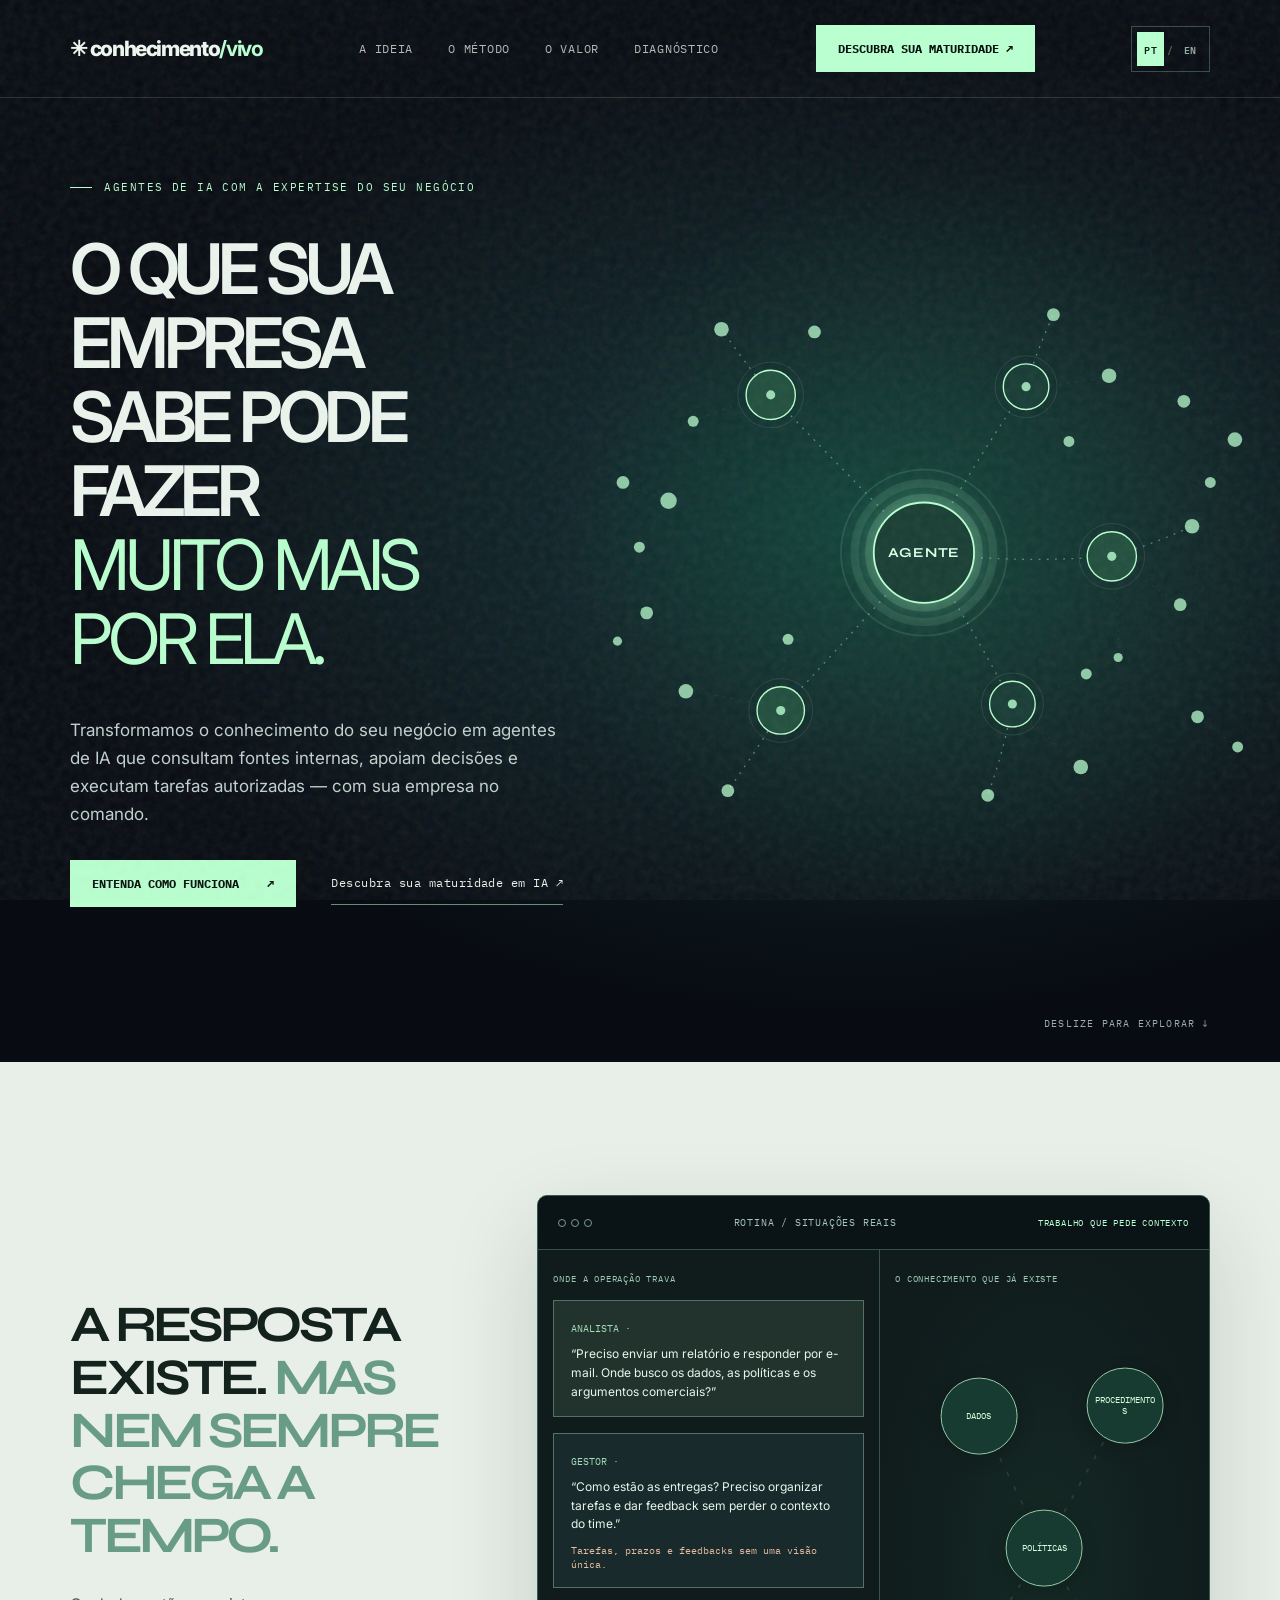
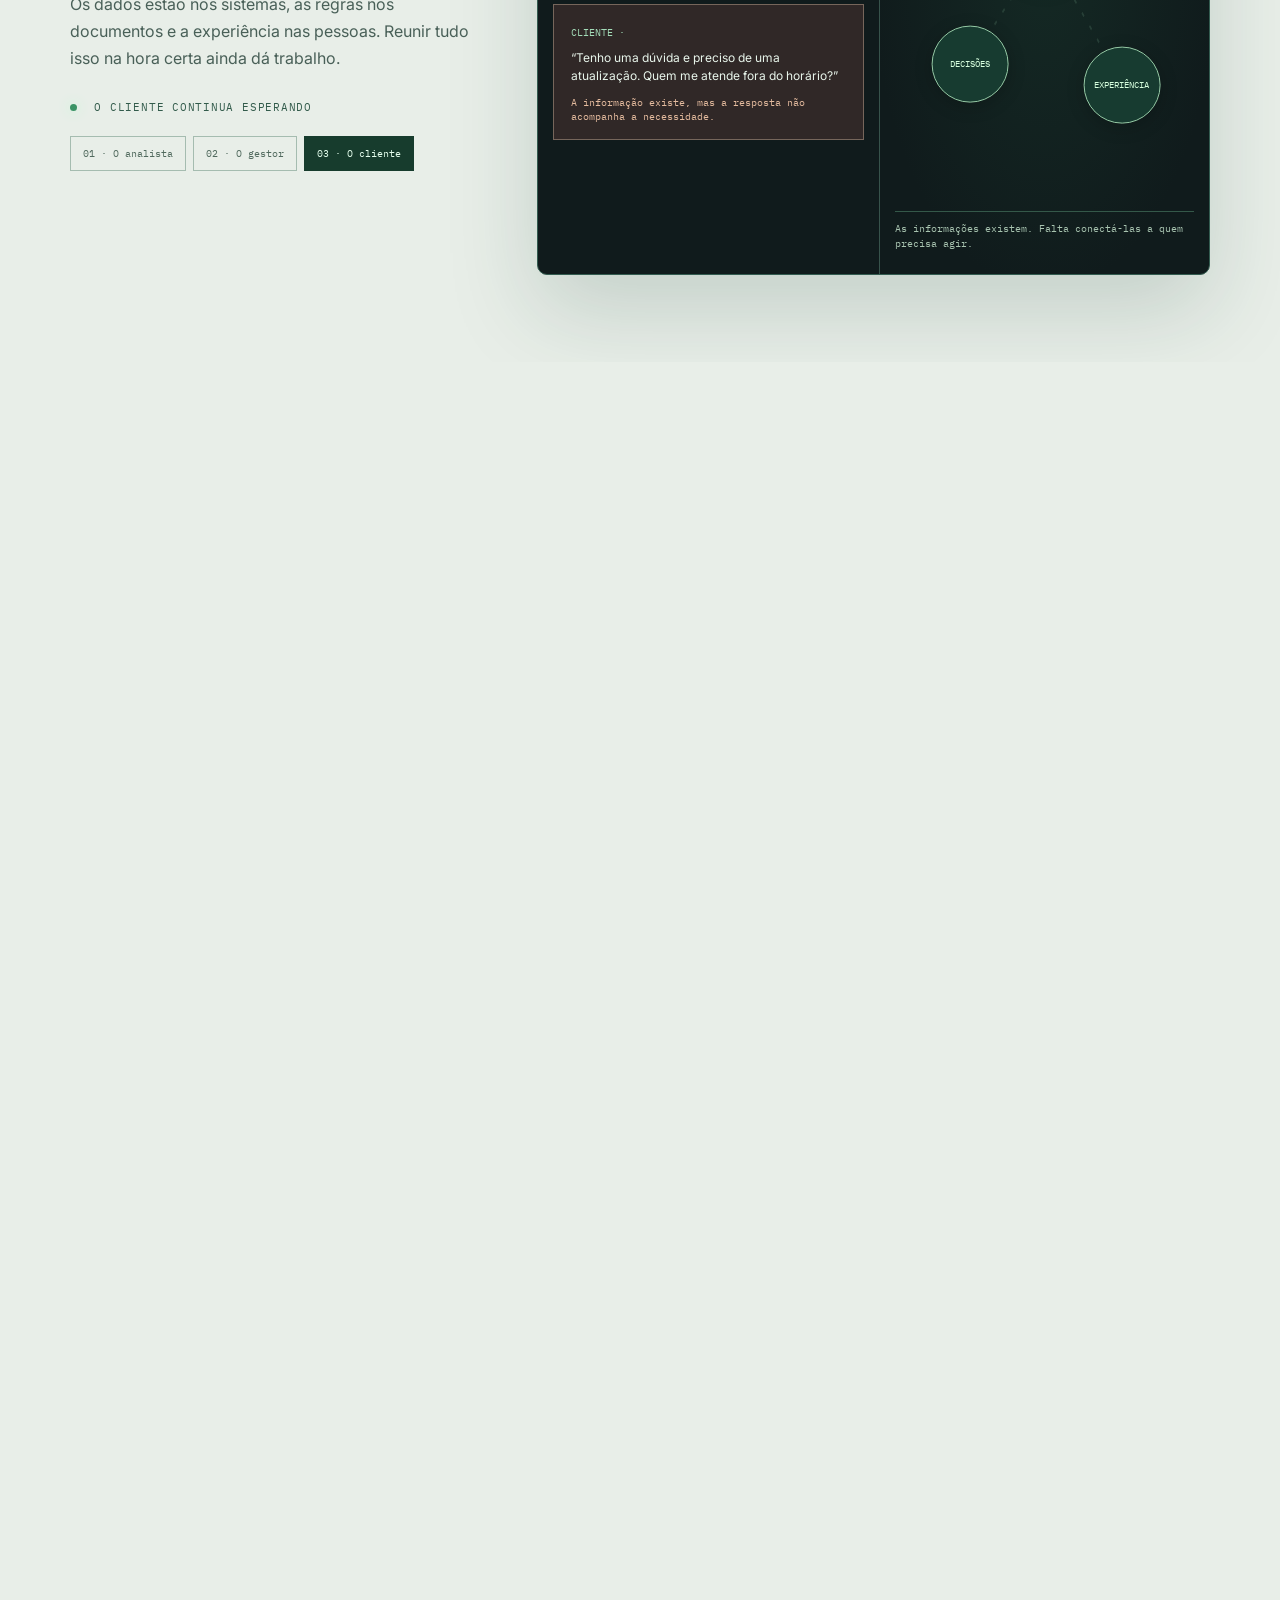
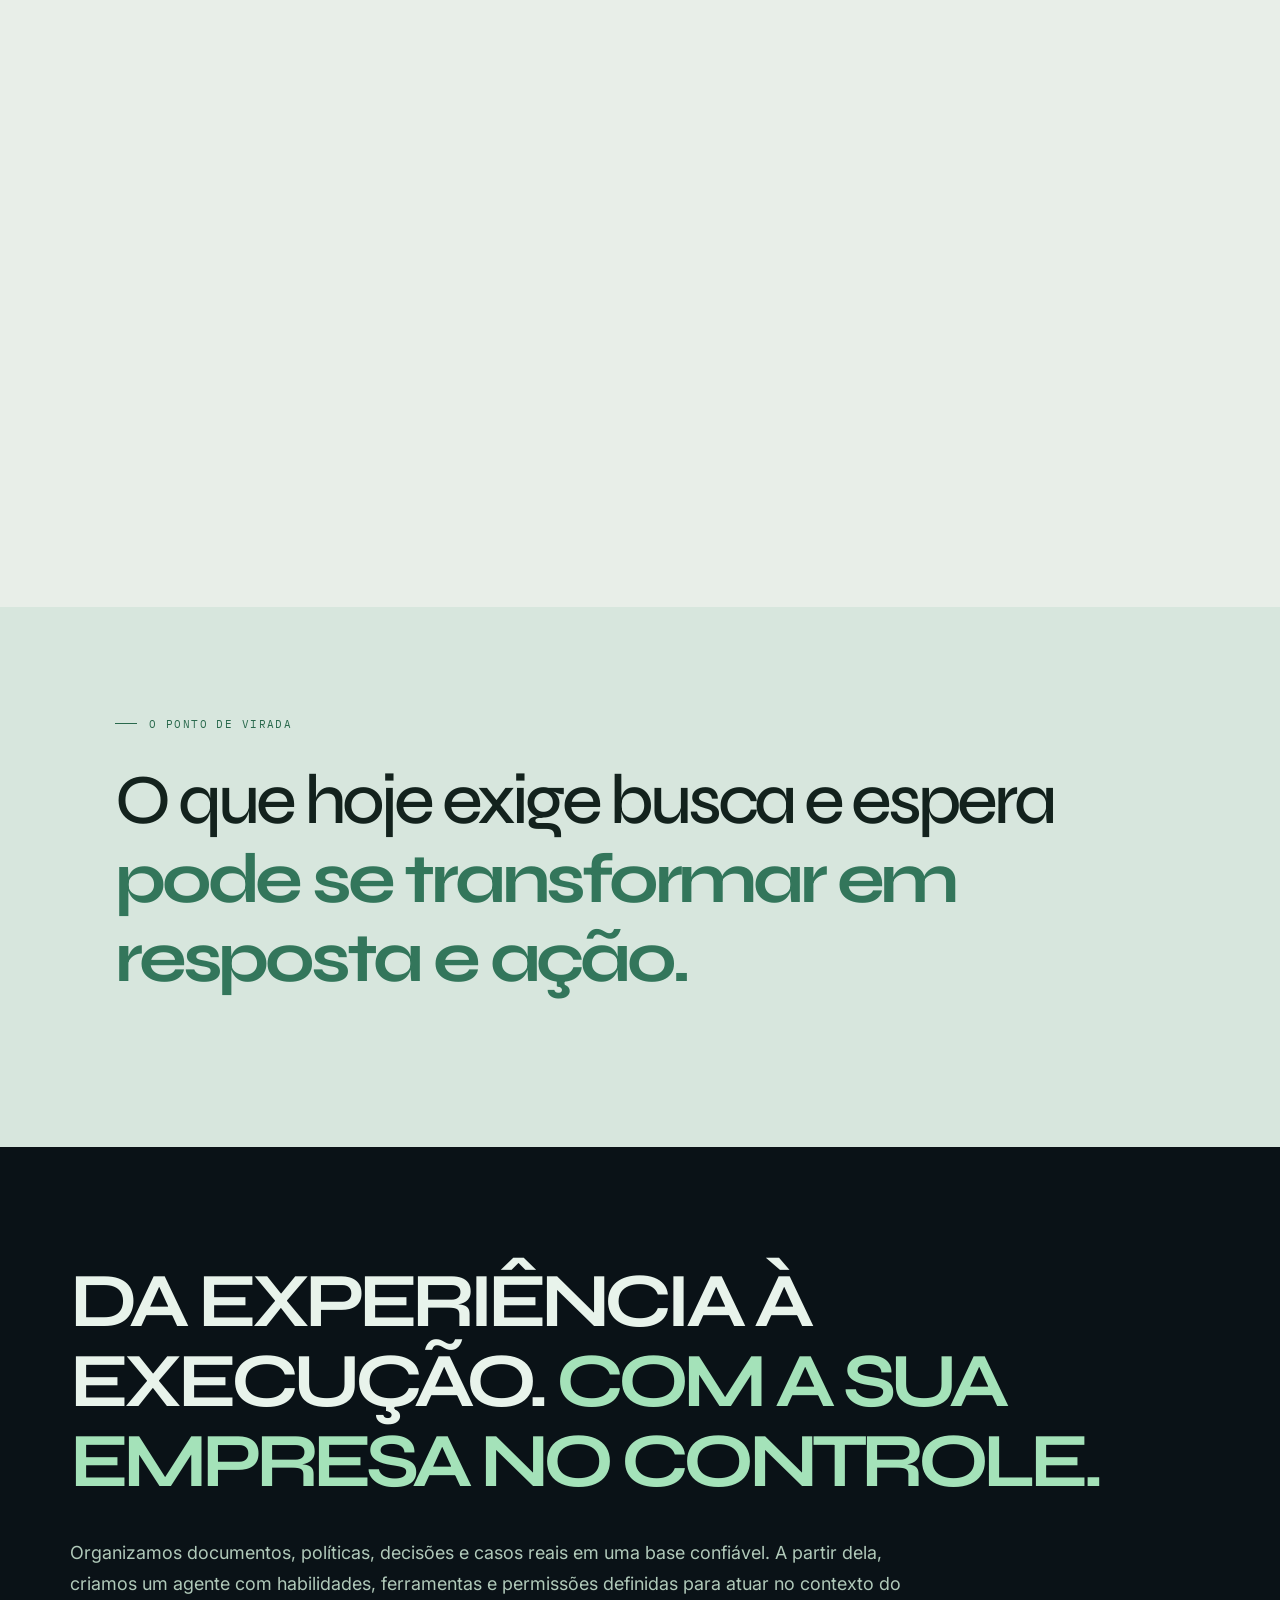
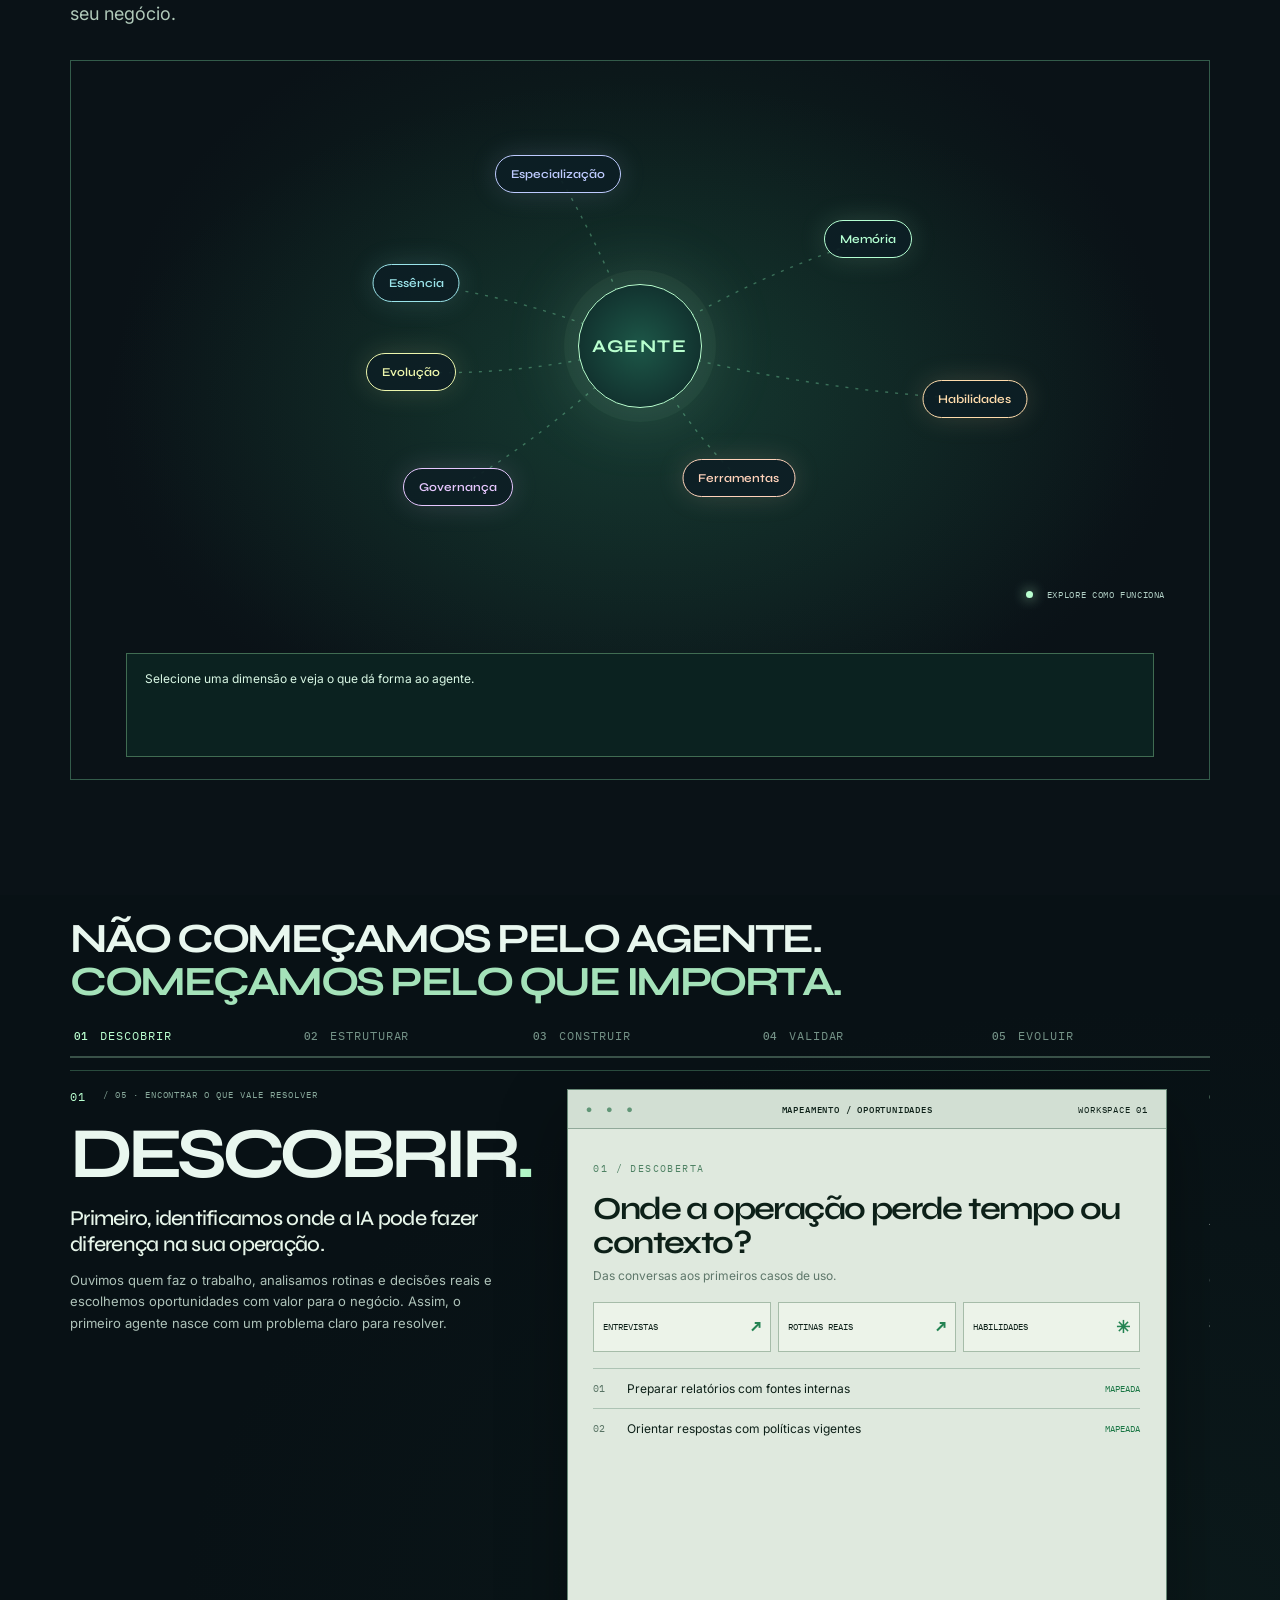
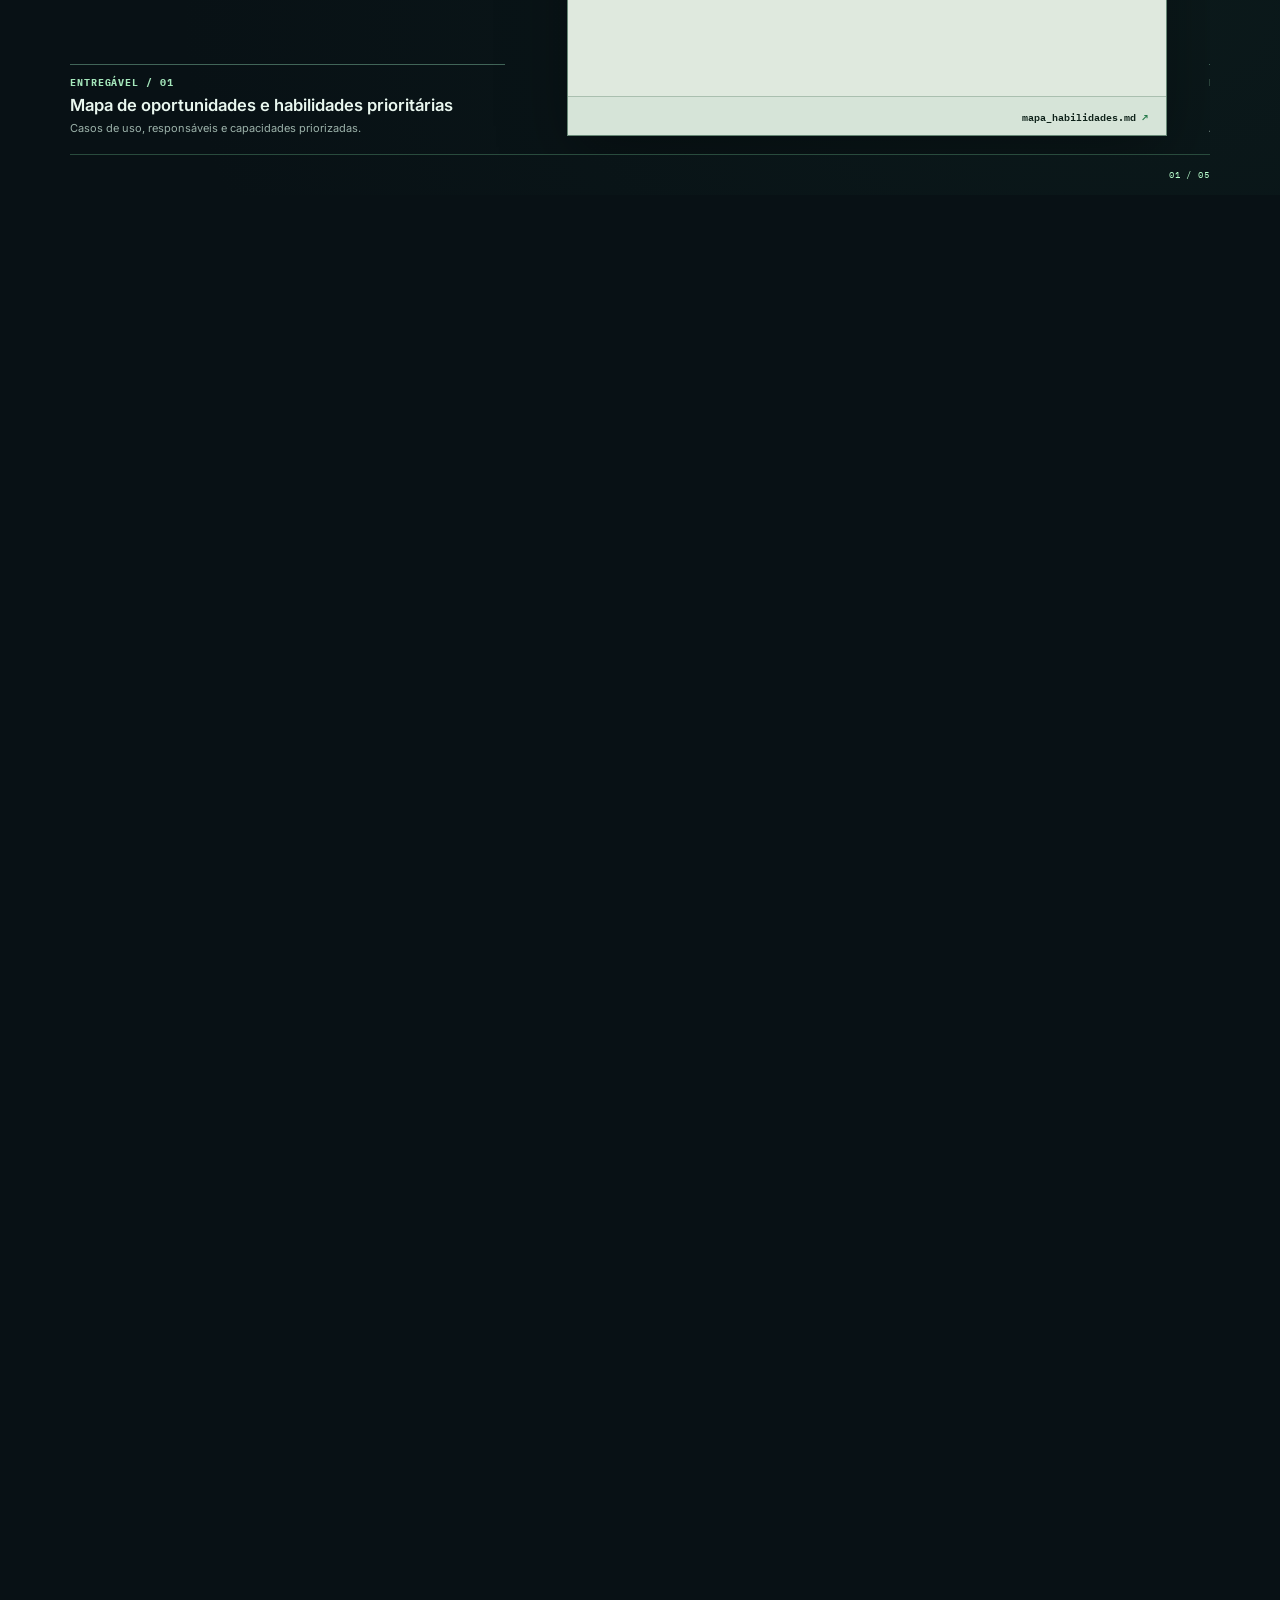
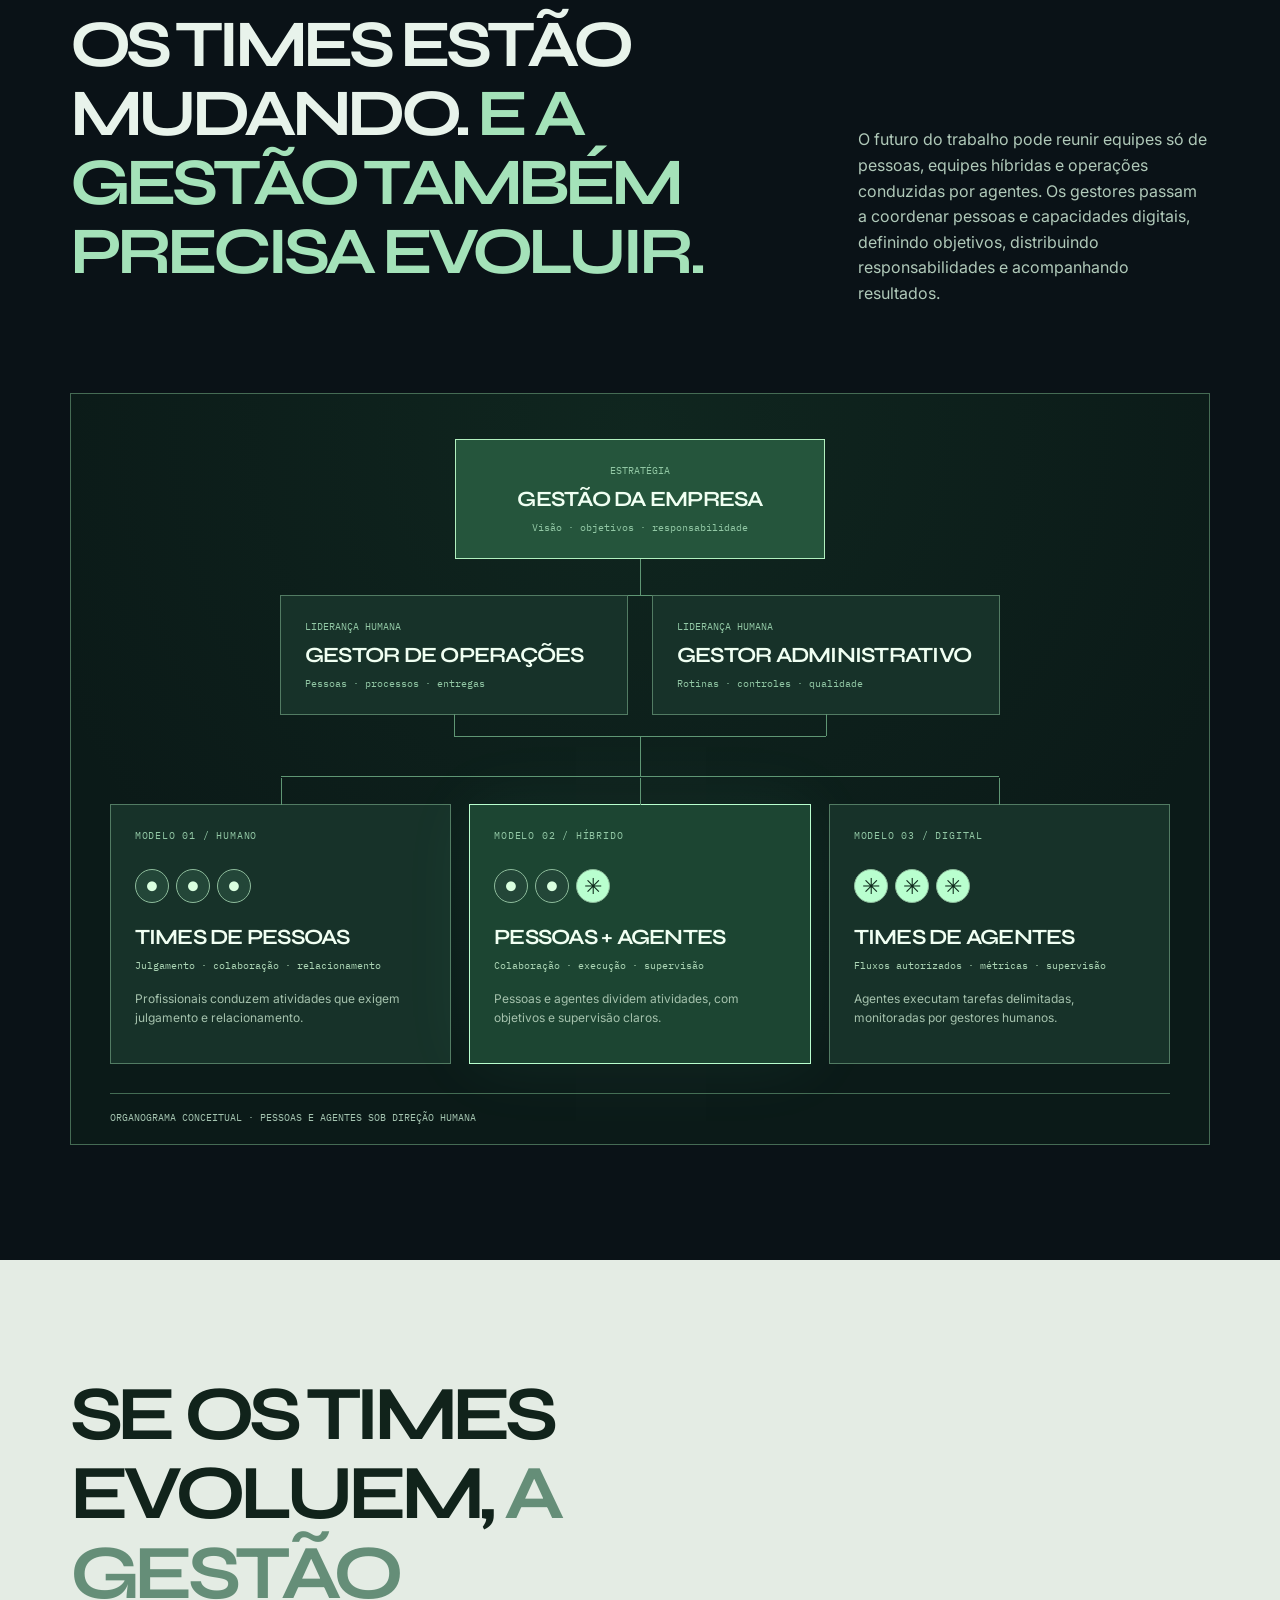
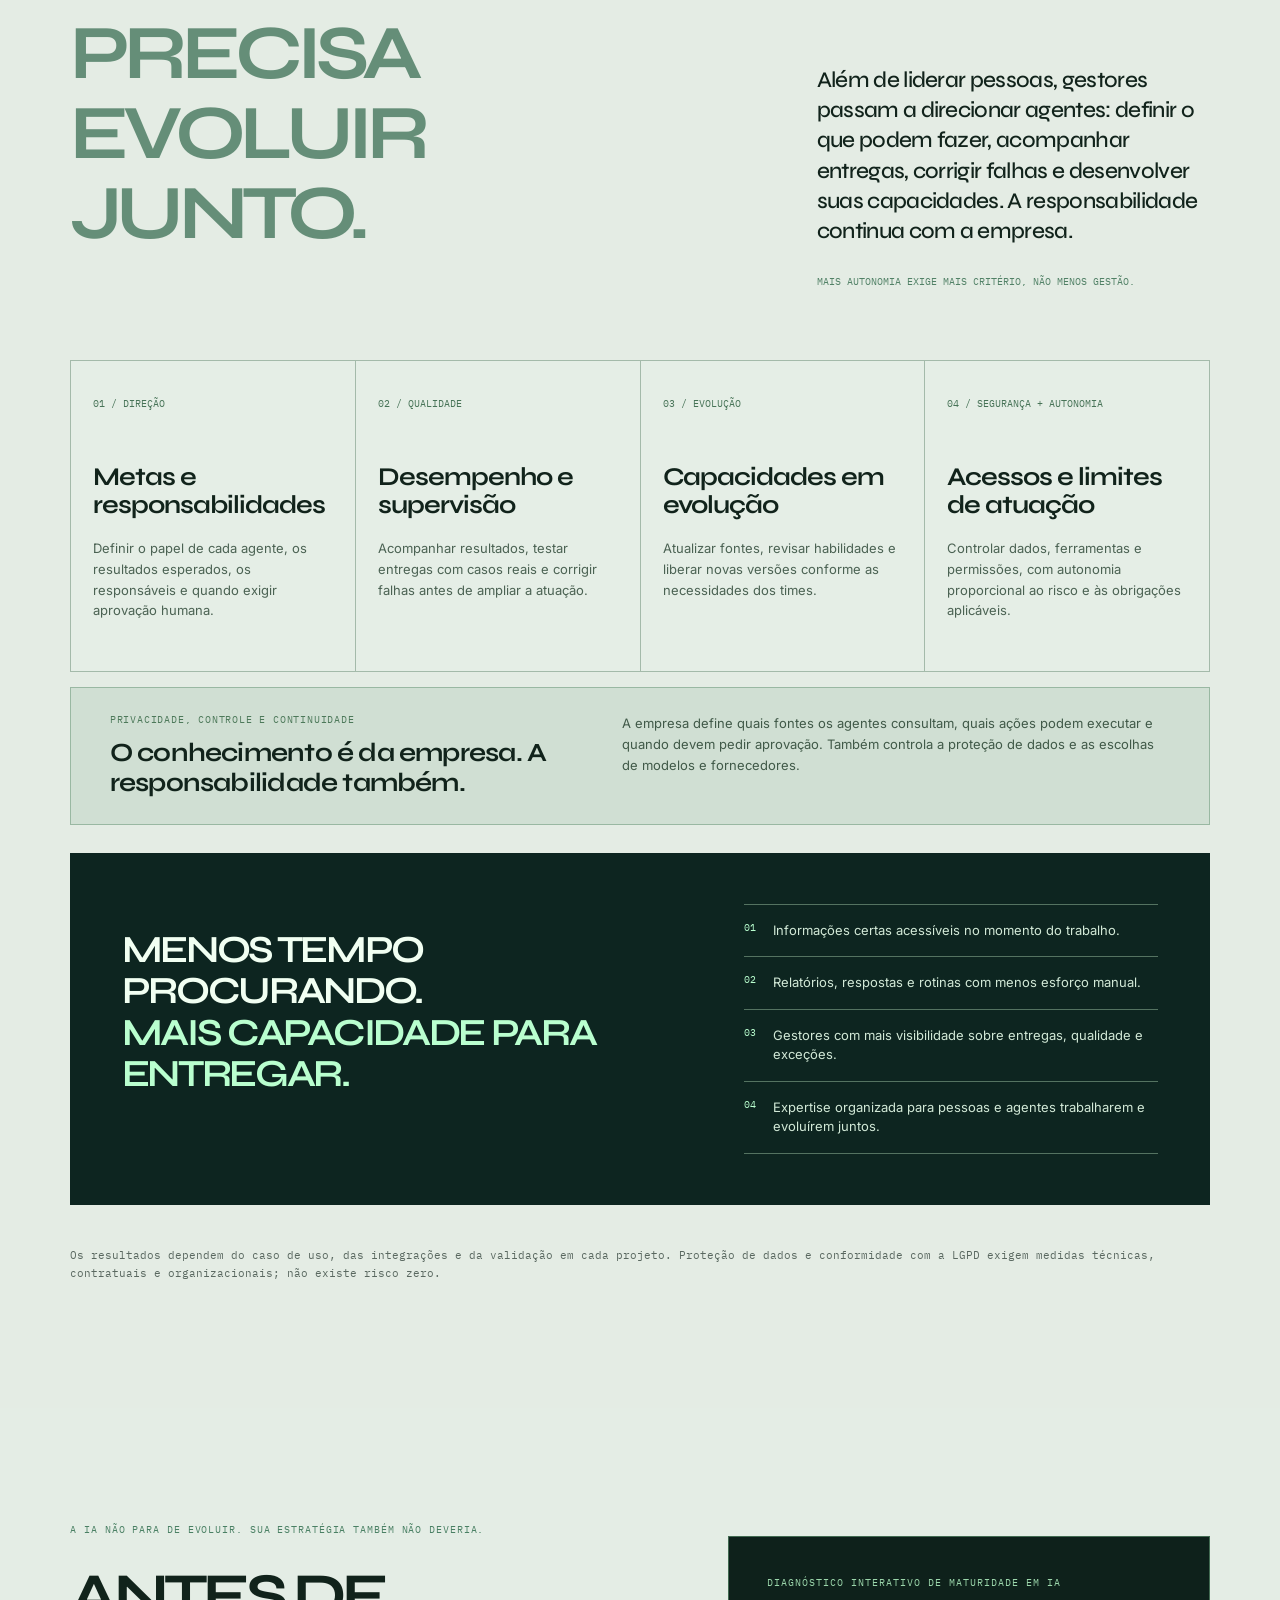
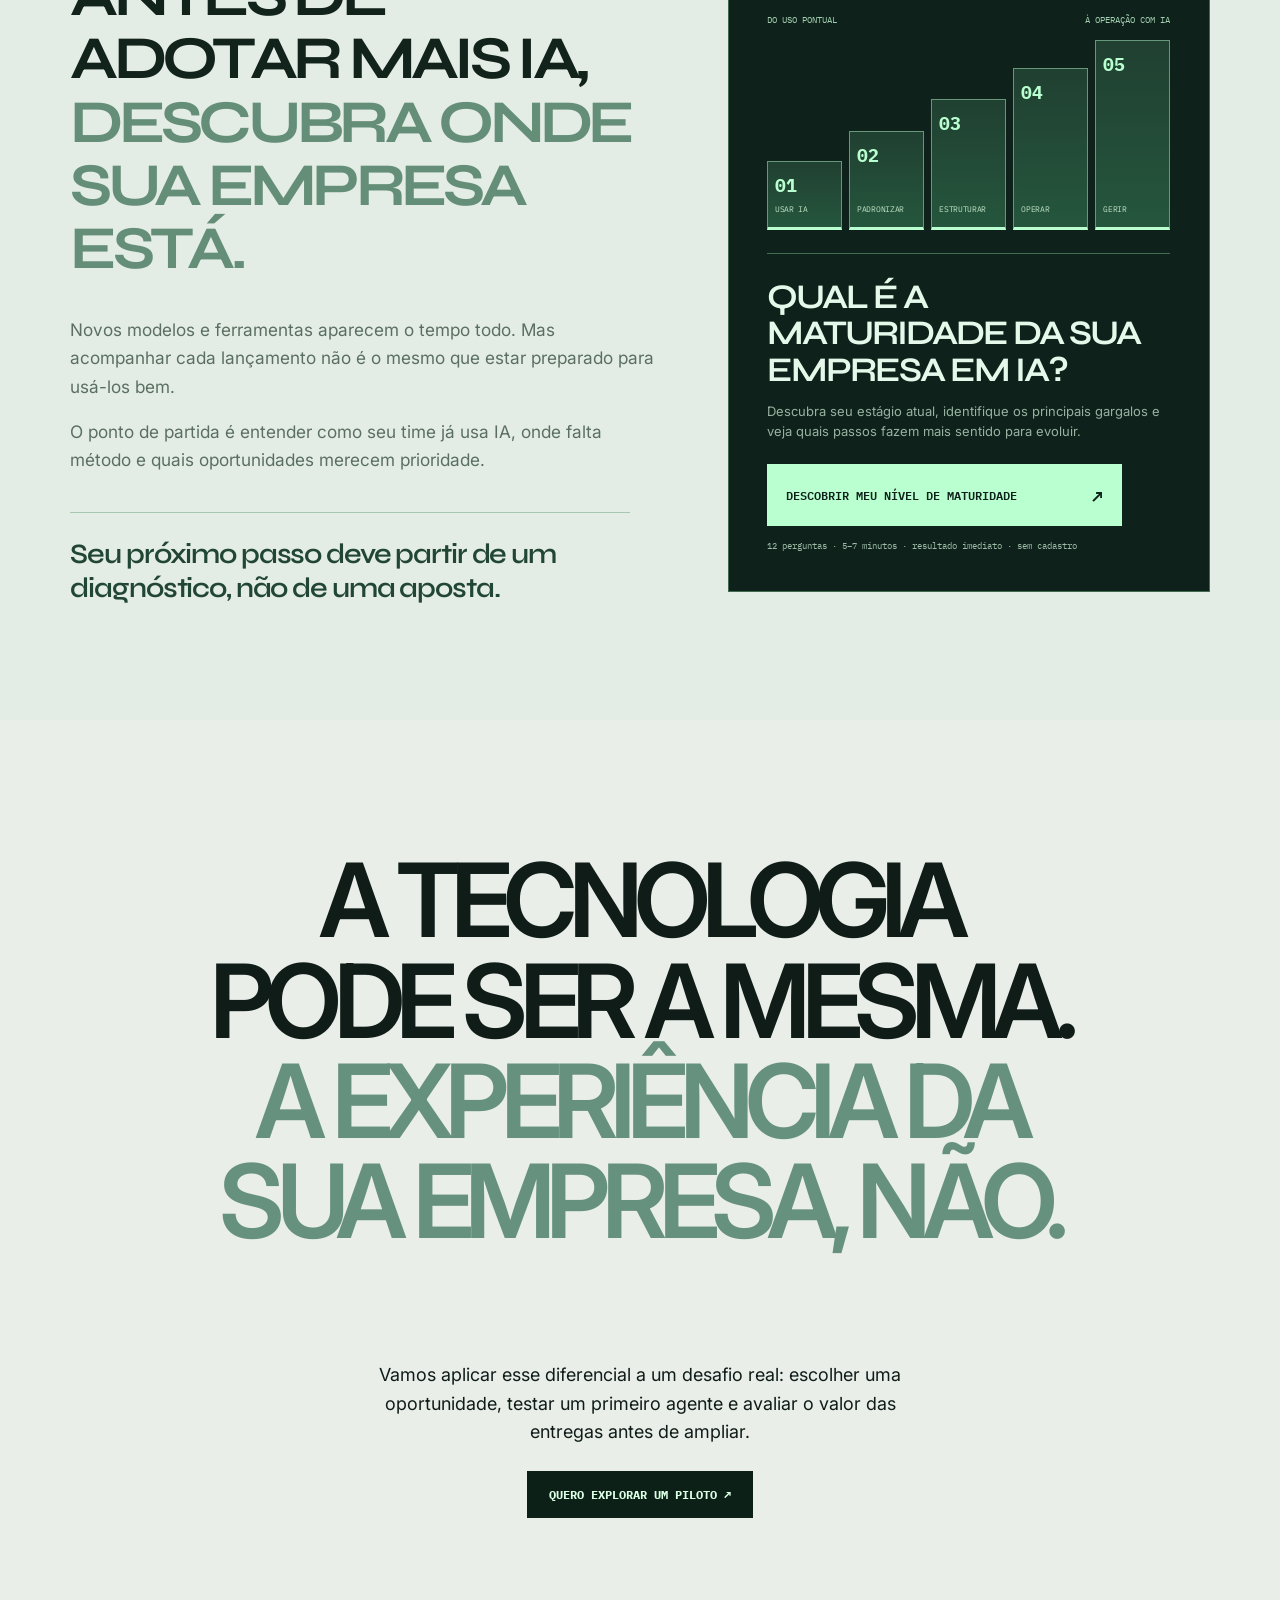
<file: index.html>
<!doctype html>
<html lang="pt-BR"><head><meta charset="UTF-8"><meta name="viewport" content="width=device-width,initial-scale=1"><meta name="theme-color" content="#080c12"><meta name="description" content="A inteligência da sua empresa está nas pessoas, nas decisões e nos critérios. Descubra como transformá-la em IA especializada, estruturada e avaliável."><title>Conhecimento Vivo — Transforme conhecimento em um ativo digital</title><link rel="preconnect" href="https://fonts.googleapis.com"><link rel="preconnect" href="https://fonts.gstatic.com" crossorigin><link href="https://fonts.googleapis.com/css2?family=IBM+Plex+Mono:wght@400;500;600&family=Inter:wght@400;500;600;700&family=Syne:wght@400;500;600;700;800&display=swap" rel="stylesheet"><style>
:root{--bg:#080c12;--fg:#ecf5ee;--muted:#9babaa;--a:#b9ffcf;--line:#29403f;--display:Syne,Arial,sans-serif;--mono:'IBM Plex Mono',monospace}*{box-sizing:border-box}html{scroll-behavior:smooth}body{margin:0;background:var(--bg);color:var(--fg);font-family:Inter,Arial,sans-serif;overflow-x:hidden}a{color:inherit;text-decoration:none}button{font:inherit;cursor:pointer}button:focus-visible,a:focus-visible{outline:3px solid var(--a);outline-offset:4px}::selection{background:var(--a);color:var(--bg)}.grain{pointer-events:none;position:fixed;inset:0;z-index:12;opacity:.08;background-image:url("data:image/svg+xml,%3Csvg viewBox='0 0 180 180' xmlns='http://www.w3.org/2000/svg'%3E%3Cfilter id='n'%3E%3CfeTurbulence type='fractalNoise' baseFrequency='.62' numOctaves='3' stitchTiles='stitch'/%3E%3C/filter%3E%3Crect width='100%25' height='100%25' filter='url(%23n)'/%3E%3C/svg%3E")}.nav{position:absolute;z-index:15;top:0;left:0;right:0;display:flex;align-items:center;justify-content:space-between;padding:25px 5.5%;border-bottom:1px solid #ffffff24}.mark{font-weight:800;letter-spacing:-.065em;font-size:21px}.mark b{color:var(--a)}.navlinks{display:flex;align-items:center;gap:35px;font:12px var(--mono);text-transform:uppercase;letter-spacing:.06em}.navlinks a{opacity:.74;transition:opacity .2s}.navlinks a:hover{opacity:1}.nav .action,.primary{border:1px solid var(--a);background:var(--a);color:#08120e;padding:15px 21px;font:700 12px var(--mono);text-transform:uppercase;display:inline-flex;gap:28px;align-items:center;justify-content:space-between;transition:transform .2s,box-shadow .2s}.nav .action:hover,.primary:hover{transform:translateY(-3px);box-shadow:0 12px 45px #aaffbd28}.hamburger{display:none;background:none;color:white;border:1px solid #ffffff55;padding:9px 12px}.hero{min-height:min(950px,100svh);min-height:max(720px,100svh);position:relative;isolation:isolate;display:flex;align-items:center;overflow:hidden}.hero:before{content:"";position:absolute;z-index:-2;inset:0;background:radial-gradient(ellipse at 67% 49%,#0c3838 0,#102429 24%,#080c12 64%)}#livingCanvas{position:absolute;inset:0;z-index:-1;width:100%;height:100%;opacity:.98}.hero-content{padding:155px 5.5% 95px;width:min(100%,1100px);position:relative;z-index:2;pointer-events:none}.hero-content a,.hero-content button{pointer-events:auto}.eyebrow{font:11px var(--mono);letter-spacing:.13em;text-transform:uppercase;color:var(--a);display:flex;align-items:center;gap:12px}.eyebrow:before{content:"";display:block;width:22px;height:1px;background:var(--a)}h1,h2,h3,p{margin-top:0}.hero h1{font-size:clamp(63px,8.5vw,146px);line-height:.92;letter-spacing:-.095em;font-weight:600;max-width:1180px;margin:38px 0 40px}.hero h1 em{font-style:normal;font-weight:400;color:var(--a)}.hero h1 .outline{-webkit-text-stroke:1px #d1fbe0;color:transparent}.hero-copy{max-width:490px;font-size:clamp(16px,1.35vw,20px);line-height:1.65;color:#c2d1cf}.hero-actions{display:flex;align-items:center;gap:35px;margin-top:32px;flex-wrap:wrap}.underlink{font:12px var(--mono);letter-spacing:.04em;border-bottom:1px solid #b9ffcf88;padding:14px 0}.hero-footer{position:absolute;bottom:32px;left:5.5%;right:5.5%;z-index:2;display:flex;justify-content:flex-end;align-items:center;font:10px var(--mono);letter-spacing:.12em;color:#9dacaa}.orbit-label{position:absolute;right:8%;top:36%;z-index:1;color:#bafed0;font:10px var(--mono);letter-spacing:.14em;text-align:right;opacity:.7}.section{padding:130px 5.5%}.section-top{font:11px var(--mono);color:var(--a);letter-spacing:.13em;text-transform:uppercase;margin-bottom:34px;display:flex;justify-content:space-between}.big{font-size:clamp(48px,7.3vw,118px);font-weight:600;letter-spacing:-.085em;line-height:.98;max-width:1300px}.big i{font-style:normal;color:#8fa7a3}.manifesto{background:#e8efe9;color:#0b1817;position:relative;overflow:hidden}.manifesto .section-top{color:#456a62}.manifesto .big{max-width:1250px}.manifesto .big i{color:#72988d}.manifesto-grid{margin-top:95px;border-top:1px solid #879d96;display:grid;grid-template-columns:1fr 1fr;gap:8vw;padding-top:30px}.manifesto-grid p{font-size:clamp(20px,2vw,31px);letter-spacing:-.035em;line-height:1.35}.manifesto-grid .micro{font:12px var(--mono);line-height:1.8;letter-spacing:.03em;max-width:450px}.kicker{font:11px var(--mono);color:#6c8981;letter-spacing:.08em}.transition{height:90vh;min-height:550px;display:grid;place-items:center;position:relative;overflow:hidden;background:#070d11}.transition .halo{position:absolute;width:min(75vw,800px);aspect-ratio:1;border:1px solid #9cffb333;border-radius:50%;box-shadow:0 0 140px #43d1a918,inset 0 0 120px #43d1a918}.transition .halo:before,.transition .halo:after{content:"";position:absolute;inset:12%;border:1px solid #9cffb333;border-radius:50%;animation:rotate 22s linear infinite}.transition .halo:after{inset:29%;border-style:dashed;animation-direction:reverse}.transition h2{text-align:center;position:relative;font-size:clamp(55px,8vw,130px);letter-spacing:-.09em;line-height:1.01;font-weight:600}.transition h2 em{font-style:normal;color:var(--a)}@keyframes rotate{to{transform:rotate(360deg)}}.method{background:#111a1f}.method .big{max-width:1040px}.timeline{display:grid;grid-template-columns:repeat(4,1fr);border-top:1px solid #55706c;margin-top:86px}.timeline article{padding:30px 24px 10px 0;border-right:1px solid #34514b;min-height:260px}.timeline article:not(:first-child){padding-left:24px}.timeline article:last-child{border:0}.timeline .num{font:12px var(--mono);color:var(--a)}.timeline h3{font-size:clamp(22px,2.2vw,35px);letter-spacing:-.05em;margin:44px 0 14px}.timeline p{font-size:14px;line-height:1.65;color:#aabbb7;max-width:245px}.proof{background:#d1fedf;color:#101e19}.proof .section-top{color:#385d4f}.proof .big{max-width:1000px}.case-rows{margin-top:78px}.case-row{display:flex;gap:20px;border-top:1px solid #7daca0;padding:26px 0;align-items:baseline;justify-content:space-between}.case-row strong{font-size:clamp(22px,3.3vw,44px);letter-spacing:-.05em;font-weight:600}.case-row span{font:11px var(--mono);text-transform:uppercase;min-width:130px}.case-row p{max-width:420px;font-size:14px;line-height:1.5;margin:0}.fine{font:11px var(--mono);opacity:.68;margin-top:25px}.diagnostic{background:#070b10;padding-bottom:150px;position:relative}.diag-intro{display:grid;grid-template-columns:1.3fr .7fr;gap:50px;align-items:end}.diag-intro p{font-size:18px;color:#b9cdca;line-height:1.6;max-width:425px}.diag-frame{margin-top:66px;background:radial-gradient(circle at 70% 30%,#193931 0%,#111b20 40%,#0c1118 100%);border:1px solid #436259;min-height:550px;position:relative;overflow:hidden;box-shadow:0 40px 120px #0009}.diag-frame:before{content:"";position:absolute;width:540px;height:540px;right:-170px;top:-145px;border-radius:50%;border:1px solid #a4fabc30;box-shadow:0 0 0 70px #92ffaf08,0 0 0 140px #92ffaf05;pointer-events:none}.diag-head{position:relative;display:flex;align-items:center;justify-content:space-between;padding:26px 34px;border-bottom:1px solid #ffffff23;font:11px var(--mono);color:#baf3c9;letter-spacing:.08em}.track{height:3px;background:#314943}.fill{height:100%;width:0%;background:var(--a);transition:width .55s}.diag-body{padding:45px min(6vw,72px) 50px;max-width:950px;position:relative;min-height:400px}.diag-body h3{font-size:clamp(28px,4vw,58px);line-height:1.1;letter-spacing:-.065em;font-weight:500;max-width:850px;margin:25px 0 33px}.options{display:grid;grid-template-columns:1fr 1fr;gap:12px}.option{text-align:left;color:#e9f4ef;background:#17262a99;border:1px solid #57736e;padding:19px 20px;min-height:80px;font-size:14px;line-height:1.4;display:flex;align-items:center;justify-content:space-between;gap:15px;transition:background .2s,border .2s,transform .2s}.option span{color:var(--a);font:12px var(--mono)}.option:hover{background:#315348;border-color:#bdffd2;transform:translateY(-2px)}.diag-foot{position:relative;border-top:1px solid #ffffff25;display:flex;justify-content:space-between;padding:19px 34px;color:#91b4a9;font:10px var(--mono);letter-spacing:.04em}.back{border:0;background:none;color:#d5efdc;font:11px var(--mono);padding:6px}.back:disabled{opacity:.3}.results{max-width:750px}.results h3{margin-bottom:18px}.results p{line-height:1.65;color:#b9cbc7;max-width:650px}.result-grid{display:grid;grid-template-columns:repeat(3,1fr);gap:10px;margin:30px 0}.result-grid div{border:1px solid #4a7064;padding:16px;background:#13251f}.result-grid small{display:block;color:#93bbaa;font:10px var(--mono);margin-bottom:12px}.result-grid b{font-size:15px;font-weight:600}.result-actions{display:flex;gap:12px;align-items:center;flex-wrap:wrap;margin:28px 0}.secondary{padding:15px 22px;border:1px solid #9ac9b4;color:#eaffeb;background:none;font:12px var(--mono)}.closing{background:#e9eee9;color:#101c18;text-align:center;min-height:670px;display:flex;flex-direction:column;align-items:center;justify-content:center}.closing .section-top{color:#496f60}.closing .big{font-size:clamp(53px,8vw,127px)}.closing .big i{color:#67917f}.closing p{max-width:560px;font-size:18px;line-height:1.6;margin:24px auto}.closing .primary{background:#0d2017;color:#dbffe5;border-color:#0d2017}.closing small{font:10px var(--mono);opacity:.6;display:block;margin-top:22px}footer{display:flex;align-items:center;justify-content:space-between;padding:35px 5.5%;font:11px var(--mono);color:#a2b3ae;gap:20px}footer b{font:700 21px var(--display);color:#e9f9ed;letter-spacing:-.06em}footer b span{color:var(--a)}.reveal{opacity:0;transform:translateY(30px);transition:opacity .8s,transform .8s}.reveal.visible{opacity:1;transform:translateY(0)}@media(max-width:800px){.nav{padding:20px 6%}.navlinks{display:none;position:absolute;left:0;right:0;top:73px;flex-direction:column;align-items:stretch;padding:24px;background:#101b1c;border-bottom:1px solid #58806c}.navlinks.open{display:flex}.hamburger{display:block}.nav>.action{display:none}.hero{min-height:800px}.hero-content{padding:130px 6% 120px}.hero h1{font-size:clamp(60px,12vw,95px)}.hero-copy{max-width:380px}#livingCanvas{opacity:.65}.orbit-label{display:none}.hero-footer{left:6%;right:6%}.section{padding:90px 6%}.manifesto-grid,.diag-intro{grid-template-columns:1fr}.manifesto-grid{margin-top:60px;gap:20px}.timeline{grid-template-columns:1fr 1fr}.timeline article:nth-child(2){border:0}.timeline article:nth-child(n+3){border-top:1px solid #34514b}.case-row{display:block}.case-row span{display:block;margin-bottom:15px}.case-row p{margin-top:12px}.diag-body{padding:33px 22px}.options{grid-template-columns:1fr}.diag-head,.diag-foot{padding-left:22px;padding-right:22px}.result-grid{grid-template-columns:1fr}footer{flex-wrap:wrap}}@media(max-width:480px){.hero h1{font-size:56px}.hero-actions{gap:15px}.hero-footer span:last-child{display:none}.big{font-size:clamp(45px,11vw,70px)}.timeline{grid-template-columns:1fr}.timeline article{border-right:0;border-top:1px solid #34514b!important;padding:24px 0!important;min-height:unset}.timeline h3{margin-top:22px}.diag-intro .big{font-size:48px}.diag-head span:first-child{font-size:9px}.transition h2{font-size:60px}}@media(prefers-reduced-motion:reduce){*,*:before,*:after{animation-duration:.01ms!important;transition-duration:.01ms!important;scroll-behavior:auto!important}.reveal{opacity:1;transform:none}}

/* V2.1 — Agent asset graph + editorial typography */
.hero{min-height:820px;align-items:center}.hero-content{width:60%;max-width:920px;padding-top:180px;padding-bottom:155px}.hero h1{font-size:clamp(52px,6.5vw,112px);letter-spacing:-.072em;line-height:.98}.hero-copy{font-size:17px;max-width:515px}.hero-graph{position:absolute;inset:100px 0 45px 45%;z-index:0;overflow:visible;pointer-events:auto;background:radial-gradient(ellipse at 51% 49%,#143b3a75,transparent 55%)}#graphLines{position:absolute;inset:0;width:100%;height:100%;overflow:visible;pointer-events:none}.graph-edge{fill:none;stroke:#8fffc1;stroke-opacity:.4;stroke-width:1.4;stroke-dasharray:3 7;animation:dash 16s linear infinite}.minor-edge{stroke-opacity:.22;stroke-width:.8;stroke-dasharray:2 6}@keyframes dash{to{stroke-dashoffset:-250}}.graph-node{position:absolute;transform:translate(-50%,-50%);border:1px solid var(--node-color);background:#0d1e25e8;color:var(--node-color);box-shadow:0 0 28px color-mix(in srgb,var(--node-color) 15%,transparent);white-space:nowrap;transition:opacity .25s,transform .25s,box-shadow .25s;pointer-events:auto}.graph-node:hover,.graph-node.focus{transform:translate(-50%,-50%) scale(1.1);z-index:3;box-shadow:0 0 38px color-mix(in srgb,var(--node-color) 45%,transparent)}.graph-node.dim{opacity:.35}.graph-core{height:145px;width:145px;border-radius:50%;font:700 15px var(--display);letter-spacing:-.045em;background:radial-gradient(circle,#1d5748,#0d2425);box-shadow:0 0 0 14px #bcffd00a,0 0 80px #a8ffd033;white-space:normal}.graph-core:after{content:attr(data-detail);position:absolute;top:110%;left:50%;transform:translateX(-50%);font:10px var(--mono);white-space:nowrap;color:#d9ffed}.graph-major{border-radius:50px;padding:13px 17px;font:600 12px var(--display)}.graph-minor{border-radius:50px;padding:6px 9px;font:10px var(--mono);background:#0b161dd9}.graph-caption{position:absolute;bottom:2%;right:7%;font:10px var(--mono);letter-spacing:.07em;color:#b1cfc5}.status-dot{display:inline-block;width:7px;height:7px;border-radius:50%;background:#baffd1;box-shadow:0 0 13px #baffd1;margin-right:8px}.diag-invite-grid{display:grid;grid-template-columns:1.35fr .65fr;gap:8%;align-items:end}.diag-invite-grid .big{font-size:clamp(46px,6vw,98px)}.invite-side p{font-size:18px;line-height:1.65;color:#b9cfca}.invite-side small{display:block;margin-top:25px;font:10px/1.7 var(--mono);color:#809f95}.diagnostic-invite{background:radial-gradient(circle at 10% 85%,#174338,#080c12 62%)}.manifesto .big,.method .big,.proof .big{font-weight:700;letter-spacing:-.068em}@media(max-width:1100px){.hero-content{width:65%}.hero-graph{left:42%;opacity:.85}.hero h1{font-size:clamp(55px,7vw,88px)}}@media(max-width:800px){.hero{min-height:1060px;display:block}.hero-content{width:100%;padding:125px 6% 0;max-width:650px}.hero h1{font-size:clamp(49px,10vw,83px)}.hero-graph{inset:460px 0 78px 0;opacity:1}.hero-footer{bottom:24px}.diag-invite-grid{grid-template-columns:1fr;gap:30px}}@media(max-width:480px){.hero{min-height:1030px}.hero-content{padding-top:130px}.hero h1{font-size:49px}.hero-copy{font-size:15px}.hero-graph{top:520px;bottom:75px}.graph-core{width:107px;height:107px;font-size:12px}.graph-major{font-size:10px;padding:8px}.graph-minor{font-size:8px;padding:4px 6px}.graph-caption{font-size:8px;bottom:-15px}.hero-footer{font-size:8px}}@media(prefers-reduced-motion:reduce){.graph-edge{animation:none}}

/* Agent constellation, editorial refinement */
.hero-content{width:46%;z-index:3}.hero h1{font-size:clamp(49px,6vw,95px);line-height:1.04;letter-spacing:-.076em}
.hero-graph{left:43%;right:1%;top:105px;bottom:65px;overflow:hidden;border-radius:28%;background:radial-gradient(ellipse at center,#235b4e50,transparent 68%)}
.graph-node[hidden]{display:none!important}.graph-node{z-index:2}.graph-core{width:132px;height:132px;letter-spacing:.09em;font-size:18px;animation:agentBreath 5s ease-in-out infinite}
.graph-major{padding:11px 15px;font-size:12px}.graph-major.is-active{background:#31574c;transform:translate(-50%,-50%) scale(1.1);z-index:4}.graph-major.dim{opacity:.35}
.graph-minor{z-index:3;padding:6px 9px;font-size:10px;animation:appear .25s ease-out;pointer-events:none}.graph-info{position:absolute;left:8%;bottom:2%;max-width:360px;color:#d9f8e5;background:#091a20db;border-left:1px solid #b5ffd0;padding:13px 16px;font:12px/1.5 Inter,sans-serif;pointer-events:none;backdrop-filter:blur(8px)}
.graph-caption{bottom:1%;right:5%;font-size:8px}.graph-edge{stroke-opacity:.32}.minor-edge{stroke-opacity:.55}
@keyframes agentBreath{50%{box-shadow:0 0 0 20px #bcffd00b,0 0 95px #a8ffd04e}}@keyframes appear{from{opacity:0;filter:blur(5px)}to{opacity:1;filter:blur(0)}}
@media(max-width:1100px){.hero-content{width:49%}.hero-graph{left:40%}.hero h1{font-size:clamp(47px,6vw,80px)}}
@media(max-width:800px){.hero-content{width:100%}.hero-graph{inset:470px 2% 65px}.graph-info{max-width:70%;left:3%}}
@media(max-width:480px){.hero{min-height:1080px}.hero-graph{top:535px;bottom:75px}.hero h1{font-size:46px}.graph-major{font-size:10px;padding:7px 9px}.graph-core{width:100px;height:100px;font-size:14px}.graph-minor{font-size:9px;padding:5px}.graph-info{font-size:10px}}
@media(prefers-reduced-motion:reduce){.graph-core,.graph-minor{animation:none}}

/* Fix: keep graph labels and explanations in separate safe zones */
.hero-graph{overflow:visible;border-radius:0;mask-image:none}
.graph-info{left:7%;right:auto;bottom:2%;width:min(420px,70%);max-width:none;min-height:86px;box-sizing:border-box;z-index:6}
.graph-caption{right:5%;bottom:2%;max-width:140px;line-height:1.7;text-align:right;z-index:6}
.graph-minor{white-space:nowrap;z-index:5}
.hero-footer{z-index:8}
@media(max-width:800px){.graph-info{bottom:1%;left:4%;width:80%;max-width:none}.graph-caption{display:none}}
@media(max-width:480px){.hero-graph{overflow:visible}.graph-info{bottom:0%;width:88%;min-height:65px}}

/* Quadro 02 / cinematic specialized decision */
.decision-story{background:#e8eee8;color:#13221d;position:relative}
.decision-stage{position:sticky;top:0;min-height:100svh;display:grid;grid-template-columns:43% 57%;align-items:center;gap:2%;padding:95px 5.5% 48px;overflow:hidden}
.decision-copy{align-self:center;position:relative;z-index:2;padding-right:4%}.decision-copy .section-top{color:#517669;gap:18px;margin-bottom:35px}.decision-overline{font:11px var(--mono);letter-spacing:.17em;color:#507366;margin-bottom:20px}.decision-copy h2{font:700 clamp(39px,4.35vw,78px)/1.03 var(--display);letter-spacing:-.075em;margin:0 0 28px}.decision-copy h2 em{font-style:normal;color:#689c86}.decision-copy>p{font:16px/1.7 Inter,Arial,sans-serif;max-width:450px;color:#496058}.decision-copy>p strong{color:#172d24}.decision-status{display:flex;align-items:center;gap:9px;font:11px var(--mono);color:#325b4b;letter-spacing:.07em;margin-top:28px}.decision-status .status-dot{background:#3b9365}.scene-selector{display:flex;gap:7px;flex-wrap:wrap;margin-top:22px}.scene-tab{border:1px solid #a5bcb0;background:transparent;color:#50695d;padding:10px 12px;font:10px var(--mono);transition:background .25s,color .25s}.scene-tab.active,.scene-tab:hover{background:#173c2d;border-color:#173c2d;color:#e5ffee}
.decision-screen{min-width:0;height:min(76svh,680px);min-height:485px;border:1px solid #335c50;background:#101b1c;border-radius:10px;overflow:hidden;box-shadow:0 35px 90px #153d332c;position:relative;color:#e8f5eb}.screen-head{display:flex;align-items:center;justify-content:space-between;gap:12px;height:54px;padding:0 20px;background:#0a1417;border-bottom:1px solid #355249;font:10px var(--mono);color:#a8c4b8;letter-spacing:.08em}.screen-lights{display:flex;gap:5px}.screen-lights i{width:8px;height:8px;border:1px solid #7c9b92;border-radius:50%}.screen-clock{color:#baffd1}.screen-workspace{display:grid;grid-template-columns:115px 1fr;height:calc(100% - 54px)}.workspace-side{border-right:1px solid #2f4a43;padding:26px 13px;font:9px var(--mono);color:#829d95}.workspace-side>span{display:block;margin-bottom:30px}.workspace-side div{margin-bottom:24px}.workspace-side b{display:block;margin-top:5px;font-weight:400;color:#c4ddcd}.workspace-content{padding:22px 26px 16px;display:flex;flex-direction:column;min-width:0;overflow:hidden}.workspace-heading{display:flex;flex-direction:column;gap:7px;padding-bottom:17px;border-bottom:1px solid #31463f}.case-label{font:10px var(--mono);color:#95d7b4;letter-spacing:.1em}.workspace-heading strong{font:600 clamp(20px,2vw,31px)/1.15 var(--display);letter-spacing:-.045em}.workspace-heading small{font-size:11px;color:#8ba69b}.workspace-threads{flex:1;position:relative;display:flex;flex-direction:column;justify-content:center;gap:11px;min-height:0}.story-message{padding:15px 17px;border:1px solid #547165;background:#22332d;max-width:95%;opacity:.13;transform:translateY(18px) scale(.985);filter:blur(2px);transition:opacity .7s,transform .7s,filter .7s,background .7s}.story-message span{font:10px var(--mono);color:#a3dcb8}.story-message p{font:13px/1.55 Inter,Arial,sans-serif;margin:9px 0 0}.story-message small{display:block;margin-top:10px;font:10px/1.4 var(--mono);color:#e4bb9e}.story-message.from-document{margin-left:7%;background:#182a2b}.story-message.from-team{margin-left:14%;background:#302827;border-color:#76665b}.story-message.from-team small i{display:inline-block;height:6px;width:6px;border-radius:50%;background:#ffb082;margin-right:5px}.decision-story[data-scene="0"] .from-person,.decision-story[data-scene="1"] .from-person,.decision-story[data-scene="1"] .from-document,.decision-story[data-scene="2"] .story-message{opacity:1;transform:translateY(0) scale(1);filter:blur(0)}.workspace-bottom{display:flex;gap:10px;justify-content:space-between;font:8px var(--mono);color:#729587;padding-top:12px;border-top:1px solid #31463f}.scene-scroll-track{height:205svh;pointer-events:none}.scene-scroll-track>div{height:33.333%}.decision-conclusion{position:relative;background:#d7e6dd;padding:110px 5.5% 120px;overflow:hidden}.decision-conclusion-inner{max-width:1050px;margin:auto}.decision-conclusion p{font:500 clamp(35px,5.5vw,80px)/1.12 var(--display);letter-spacing:-.06em;margin:30px 0}.decision-conclusion strong{color:#33765b}.decision-conclusion .eyebrow{color:#29694c}.decision-conclusion .eyebrow:before{background:#29694c}.tiny-note{font:10px var(--mono);color:#5c7b6b;letter-spacing:.12em}
@media(max-width:980px){.decision-stage{grid-template-columns:1fr;gap:25px;padding:92px 5% 24px;align-content:center}.decision-copy{padding:0}.decision-copy .section-top{margin-bottom:12px}.decision-overline{margin-bottom:10px}.decision-copy h2{font-size:clamp(33px,6.5vw,55px);max-width:700px;margin-bottom:10px}.decision-copy>p{font-size:13px;line-height:1.5;max-width:650px;margin-bottom:10px}.decision-status{margin-top:12px}.scene-selector{margin-top:12px}.decision-screen{height:47svh;min-height:340px}.screen-workspace{grid-template-columns:85px 1fr}.workspace-content{padding:12px 15px}.workspace-heading{padding-bottom:10px}.workspace-threads{gap:7px}.story-message{padding:9px 12px}.story-message p{font-size:11px;line-height:1.35;margin-top:4px}.story-message small{margin-top:4px}.scene-scroll-track{height:165svh}}
@media(max-width:530px){.decision-stage{padding:84px 5% 12px}.decision-copy h2{font-size:clamp(30px,9vw,45px)}.decision-copy>p{font-size:12px}.decision-overline{font-size:9px}.decision-copy .section-top{font-size:9px}.scene-tab{padding:8px;font-size:9px}.decision-screen{min-height:370px;height:49svh}.screen-head{height:39px;padding:0 9px;font-size:8px}.screen-head>span:nth-child(2){max-width:150px}.screen-workspace{height:calc(100% - 39px);grid-template-columns:55px 1fr}.workspace-side{padding:14px 5px;font-size:7px}.workspace-side div{margin-bottom:15px}.workspace-content{padding:10px}.workspace-heading strong{font-size:18px}.workspace-heading small{font-size:9px}.story-message{padding:8px}.story-message span{font-size:8px}.story-message p{font-size:10px}.story-message small{font-size:8px}.workspace-bottom{font-size:7px}.decision-conclusion{padding:80px 6%}.decision-conclusion p{font-size:clamp(34px,9vw,58px)}}
@media(prefers-reduced-motion:reduce){.story-message{transition:none;filter:none}}

/* Narrative acts / cinematic edition */
.narrative-chapter{padding:115px 5.5%;overflow:hidden;position:relative}.chapter-dark{background:#0a1217;color:#e8f3eb}.chapter-light{background:#e5ece5;color:#11231b}.chapter-index{font:11px var(--mono);letter-spacing:.11em;color:#a8e7c2;display:flex;justify-content:space-between;border-bottom:1px solid currentColor;padding-bottom:20px;margin-bottom:65px;gap:20px}.chapter-light .chapter-index{color:#47745e}.chapter-title{font:700 clamp(42px,6vw,98px)/1.04 var(--display);letter-spacing:-.077em;max-width:1250px;margin:0 0 36px}.chapter-title em{font-style:normal;color:#a4e2b9}.chapter-light .chapter-title em{color:#658e78}.chapter-grid{display:grid;grid-template-columns:1.1fr .9fr;gap:8%;align-items:center}.chapter-grid p,.possibility-inner>p,.first-step>p,.diagnostic-invite p{font:17px/1.65 Inter,Arial,sans-serif;max-width:640px;opacity:.85}.chapter-grid p strong{opacity:1}.chapter-kicker{font:11px var(--mono);color:#8ac4a4;margin-bottom:25px}.fragment-field{min-height:500px;position:relative;background:radial-gradient(ellipse at center,#193b3540,transparent 65%);border:1px solid #ffffff12}.fragment-field div{position:absolute;border:1px solid #a9fbd07d;background:#162b2a;padding:13px 16px;border-radius:40px;font:11px var(--mono);letter-spacing:.07em;animation:fragmentFloat 8s ease-in-out infinite}.fragment-field div:nth-child(1){left:9%;top:12%}.fragment-field div:nth-child(2){right:10%;top:17%;animation-delay:-1s}.fragment-field div:nth-child(3){left:36%;top:37%;animation-delay:-3s}.fragment-field div:nth-child(4){right:8%;top:60%;animation-delay:-2s}.fragment-field div:nth-child(5){left:7%;top:69%;animation-delay:-4s}.fragment-field div:nth-child(6){left:24%;top:85%;animation-delay:-5s}.fragment-field div:nth-child(7){right:18%;top:82%;animation-delay:-2.5s}.fragment-field small{position:absolute;bottom:15px;left:16px;font:9px var(--mono);color:#6e9c88}@keyframes fragmentFloat{50%{transform:translate(8px,-13px)}}.possibility-inner{max-width:1150px}.possibility .chapter-title{font-size:clamp(48px,7vw,112px)}.capability-switch{display:grid;grid-template-columns:220px 1fr;gap:30px;margin-top:70px;border-top:1px solid #96ac9b;padding-top:30px}.capability-controls{display:flex;flex-direction:column;gap:9px}.capability-tab{text-align:left;background:none;border:1px solid #9eafa3;color:#4c6858;padding:16px;font:12px var(--mono)}.capability-tab.active{background:#133d2a;border-color:#133d2a;color:#e9ffeb}.capability-response{padding:20px 30px;background:#d5e4d8;min-height:220px}.capability-response>span{font:11px var(--mono);color:#426f53}.capability-response h3{font:600 clamp(30px,4vw,60px) var(--display);letter-spacing:-.06em;margin:18px 0}.capability-response p{font:16px/1.6 Inter,sans-serif;max-width:620px}.build-list{border-top:1px solid #628077}.build-item{display:grid;grid-template-columns:45px 1fr 20px;gap:15px;padding:25px 4px;border-bottom:1px solid #385249}.build-item>span{font:11px var(--mono);color:#a6e7bb}.build-item h3{font:600 28px var(--display);letter-spacing:-.05em;margin:0 0 9px}.build-item p{font:13px/1.5 Inter,sans-serif;color:#a9c1b6;margin:0}.build-item b{color:#baffd1}.return-scene>.chapter-title{max-width:1060px}.return-screen{max-width:1100px;margin:65px auto 20px;border:1px solid #799c87;background:#122322;color:#e9ffed;box-shadow:0 25px 80px #16452a24}.return-head{display:flex;justify-content:space-between;background:#071815;padding:20px 25px;font:11px var(--mono);gap:15px;color:#a0d8b8}.return-prompt{margin:35px auto;padding:25px;border:1px solid #72978a;background:#21352f;width:82%;font:18px/1.6 Inter,sans-serif}.return-agent{margin:0 auto 50px;width:82%;padding:30px;background:#173d31;border-left:3px solid #b9ffcf}.return-agent>span{font:11px var(--mono);color:#b9ffcf}.return-agent>p{font:19px/1.65 Inter,sans-serif;max-width:750px;margin:20px 0}.return-evidence{display:flex;flex-wrap:wrap;gap:12px}.return-evidence div{font:10px var(--mono);border:1px solid #57876a;padding:11px}.return-conclusion{font:500 clamp(25px,3vw,45px)/1.2 var(--display);letter-spacing:-.04em;max-width:1000px;margin:70px auto 0}.return-conclusion strong{color:#478b63}.teams-section>.chapter-title{max-width:1150px}.chapter-lead{font:18px/1.7 Inter,sans-serif;max-width:780px;color:#b0c9b9}.hybrid-team{display:flex;flex-direction:column;align-items:center;margin:80px auto 45px;max-width:950px}.team-leader{padding:26px 55px;border:1px solid #b4fbc5;font:600 23px var(--display);text-align:center;background:#153b2d}.team-leader span,.hybrid-workers span{display:block;font:10px var(--mono);color:#a4c9b2;margin-top:10px}.hybrid-lines{width:50%;height:75px;border:1px solid #63937a;border-top:0;margin-bottom:-1px}.hybrid-workers{display:grid;grid-template-columns:1fr 1fr;gap:25px;width:100%}.hybrid-workers>div{display:flex;flex-direction:column;align-items:center;text-align:center;gap:8px;padding:35px 15px;border:1px solid #577862;background:#122920;font-size:26px;color:#baffd1}.hybrid-workers strong{font:600 25px var(--display);color:#eaffeb}.chapter-footnote{font:11px/1.6 var(--mono);opacity:.65;margin-top:42px}.evolution-roadmap{display:grid;grid-template-columns:repeat(4,1fr);gap:12px;margin-top:75px}.evolution-step{background:#cbdccf;border-top:3px solid #3a8257;padding:22px;min-height:240px}.evolution-step small{font:11px var(--mono);color:#4b7158}.evolution-step strong{display:block;margin:45px 0 14px;font:600 22px var(--display)}.evolution-step p{font:13px/1.6 Inter,sans-serif}.layered-asset{border:1px solid #4e856c;padding:30px;text-align:center}.asset-inner{background:#24543a;padding:43px 15px;color:#deffeb;font:600 24px var(--display)}.asset-inner span{display:block;font:10px var(--mono);margin-top:12px}.asset-connectors{padding:25px;font:10px var(--mono);color:#a6dcc0}.asset-tech{display:grid;grid-template-columns:repeat(3,1fr);gap:7px}.asset-tech span{border:1px solid #649a76;padding:18px 6px;font:10px var(--mono)}.value-grid{display:grid;grid-template-columns:1fr 1fr;gap:13px;margin-top:65px}.value-grid article{padding:34px;border:1px solid #a1b9aa;background:#d8e5db}.value-grid small{font:10px var(--mono);color:#5d806a}.value-grid h3{font:600 clamp(25px,3vw,43px)/1.1 var(--display);letter-spacing:-.06em;margin:40px 0 20px}.value-grid p{font:15px/1.6 Inter,sans-serif;max-width:480px}.first-step{min-height:75svh;display:flex;flex-direction:column;justify-content:center}.first-step .chapter-title{max-width:1150px}.first-step-pill{display:flex;flex-wrap:wrap;gap:12px;margin-top:40px}.first-step-pill span{border:1px solid #96cfaa;border-radius:60px;padding:17px 20px;font:12px var(--mono)}.diagnostic-cta{background:#d0e2d5;border:1px solid #9ab9a3;padding:35px}.diagnostic-cta>span{font:11px var(--mono);color:#3d7553}.diagnostic-cta p{font-size:15px!important}.diagnostic-cta .primary{margin-top:12px}
@media(max-width:850px){.narrative-chapter{padding:86px 6%}.chapter-grid{grid-template-columns:1fr;gap:45px}.chapter-index{margin-bottom:45px}.chapter-title{font-size:clamp(42px,8vw,76px)}.fragment-field{min-height:350px}.evolution-roadmap{grid-template-columns:1fr 1fr}.capability-switch{grid-template-columns:1fr}.capability-controls{flex-direction:row;flex-wrap:wrap}.return-prompt,.return-agent{width:90%}.hybrid-team{margin:60px auto 40px}}
@media(max-width:520px){.chapter-index{font-size:9px}.chapter-index span{display:none}.chapter-title{font-size:clamp(37px,10vw,54px)}.value-grid,.evolution-roadmap{grid-template-columns:1fr}.evolution-step{min-height:unset}.hybrid-workers{gap:9px}.hybrid-workers>div{padding:20px 8px}.hybrid-workers strong{font-size:18px}.team-leader{padding:20px;font-size:18px}.return-head{font-size:9px;padding:14px}.return-head span{max-width:140px}.return-agent{padding:18px}.return-agent>p{font-size:15px}.return-prompt{font-size:15px;padding:18px}.asset-tech{grid-template-columns:1fr}.fragment-field div{font-size:9px;padding:9px}.value-grid article{padding:22px}}
@media(prefers-reduced-motion:reduce){.fragment-field div{animation:none}}

/* V4 condensed editorial story */
.decision-stage{grid-template-columns:39% 59%;gap:2%}.decision-copy h2{font-size:clamp(37px,4vw,70px)}.decision-copy>p{max-width:410px}.decision-split .split-stage{display:grid;grid-template-columns:51% 49%;height:calc(100% - 54px)}.split-messages,.split-knowledge{padding:23px 15px;min-width:0;overflow:hidden}.split-messages{display:flex;flex-direction:column;gap:16px;border-right:1px solid #37534b}.split-knowledge{background:radial-gradient(ellipse at center,#20503b44,transparent 75%);display:flex;flex-direction:column}.mini-heading{font:9px var(--mono);letter-spacing:.09em;color:#9bc8ae}.split-messages .story-message{max-width:100%;margin-left:0}.split-messages .story-message p{font-size:12px}.knowledge-constellation{flex:1;position:relative;min-height:240px}.knowledge-constellation svg{position:absolute;width:100%;height:100%;inset:0}.knowledge-satellite{position:absolute;left:var(--x);top:var(--y);z-index:2;transform:translate(-50%,-50%) scale(.85);background:#183b31;border:1px solid #9ce8bd;border-radius:40px;color:#d7ffde;padding:10px 12px;font:10px var(--mono);opacity:.12;transition:opacity .7s,transform .7s;white-space:nowrap}.decision-story[data-scene="0"] .knowledge-satellite[data-reveal="0"],.decision-story[data-scene="1"] .knowledge-satellite:not([data-reveal="2"]),.decision-story[data-scene="2"] .knowledge-satellite{opacity:1;transform:translate(-50%,-50%) scale(1)}.knowledge-note{font:10px/1.5 var(--mono);color:#a8c4b0}.transformation>.chapter-lead{max-width:820px}.transformation-shell{display:grid;grid-template-columns:1fr 1fr;gap:5%;align-items:center;margin-top:60px}.transformation-graph{display:grid;grid-template-columns:1fr 1fr 1fr;gap:12px;align-items:center;justify-items:center;padding:25px;background:radial-gradient(circle,#164a34,#0c1b1b 70%);border:1px solid #365f4a;min-height:320px}.transform-label{font:10px var(--mono);border:1px solid #7bb896;color:#bdedce;border-radius:40px;padding:9px}.transform-center{grid-column:2;grid-row:2;width:102px;height:102px;border-radius:50%;display:grid;place-items:center;background:#24563d;border:1px solid #b9ffcf;box-shadow:0 0 45px #a2ffaf3a;font:600 16px var(--display)}.transform-result{border:1px solid #426954;background:#163126;padding:30px}.transform-result small{display:block;font:10px var(--mono);color:#93c5a5}.transform-result p{font:22px/1.55 Inter,sans-serif;margin:24px 0}.transform-result>span{display:block;margin:10px 0;font:10px var(--mono);color:#b2ebc1}.value-section .value-grid article{background:#12251f;border-color:#4b6b5b}.value-section .value-grid small{color:#a0cbae}.value-next{margin-top:40px;padding-top:25px;border-top:1px solid #4b6b5b}.value-next strong{font:600 clamp(20px,2.8vw,35px) var(--display)}.value-next p{font:15px Inter,sans-serif;color:#b5cabd}
@media(max-width:980px){.decision-stage{grid-template-columns:1fr;gap:18px}.decision-copy h2{font-size:clamp(32px,6vw,52px)}.decision-screen{height:49svh;min-height:350px}.split-messages,.split-knowledge{padding:12px}.split-messages{gap:8px}.split-messages .story-message{padding:10px}.split-messages .story-message p{font-size:11px}.knowledge-satellite{font-size:9px;padding:7px}.transformation-shell{grid-template-columns:1fr}}
@media(max-width:530px){.decision-split .split-stage{grid-template-columns:54% 46%;height:calc(100% - 39px)}.split-messages,.split-knowledge{padding:7px}.split-messages{gap:6px}.split-messages .story-message{padding:7px}.split-messages .story-message span{font-size:7px}.split-messages .story-message p{font-size:9px}.mini-heading{font-size:7px}.knowledge-satellite{font-size:7px;padding:5px}.knowledge-constellation{min-height:160px}.knowledge-note{font-size:8px}.decision-copy h2{font-size:clamp(30px,9vw,43px)}.transform-result p{font-size:17px}.transformation-graph{min-height:255px;padding:10px;gap:5px}.transform-label{font-size:8px;padding:7px}.transform-center{width:75px;height:75px;font-size:12px}}

/* V5 / Hero conceptual graph and explanatory architecture below */
.art-graph{position:absolute;inset:85px 0 36px 43%;z-index:1;overflow:hidden;pointer-events:none;background:radial-gradient(circle at 52% 49%,#19533b80,transparent 62%)}#artGraphSvg{width:100%;height:100%;overflow:visible}.art-edge{fill:none;stroke:#9ae8bb;stroke-opacity:.15;stroke-width:.8;stroke-dasharray:2 7;animation:artFlow 24s linear infinite}.art-edge.emphasized{stroke-opacity:.48;stroke-width:1.45}.art-dot{fill:#b9ffcf;opacity:.75;animation:artPulse 6s ease-in-out infinite}.art-core-halo{fill:none;stroke:#b9ffcf;stroke-opacity:.15;stroke-width:13}.art-core{fill:#183e33;stroke:#baffd1;stroke-width:2;filter:drop-shadow(0 0 20px #9dffc266)}.art-core-label{fill:#d9ffe7;font:700 15px Syne,Arial,sans-serif;letter-spacing:.055em}@keyframes artFlow{to{stroke-dashoffset:-250}}@keyframes artPulse{50%{opacity:.25}}.hero-content{width:50%;max-width:850px}.hero h1{font-size:clamp(43px,5.45vw,87px);line-height:1.06}.hero-copy{max-width:500px}.detail-graph-stage{position:relative;height:720px;margin:30px auto 0;max-width:1200px;border:1px solid #335b4a;background:radial-gradient(ellipse at 50% 42%,#17463277,transparent 65%);overflow:hidden}.detail-graph-stage .hero-graph{position:absolute;inset:8px 10px 8px 10px;border-radius:0;overflow:hidden}.detail-graph-stage .graph-info{bottom:1.5%}.detail-graph-stage .graph-caption{bottom:2%}.transformation-copy{max-width:1160px}.transformation .chapter-title{max-width:1100px}.transformation .chapter-lead{max-width:850px}.knowledge-agent{position:absolute;top:52%;left:50%;transform:translate(-50%,-50%);width:70px;height:70px;border:1px solid #a4ffce;border-radius:50%;background:#204232;box-shadow:0 0 38px #aaffbb23;display:grid;place-items:center;font:700 11px Syne,Arial,sans-serif;color:#e5ffe8;z-index:1}.knowledge-constellation svg{opacity:.08}.knowledge-note{position:relative;z-index:2}.screen-clock{font-size:9px}.decision-status #sceneStatus{font-size:11px}
@media(max-width:900px){.art-graph{inset:490px -7% 52px -7%;opacity:.83}.hero-content{width:100%}.detail-graph-stage{height:610px}.detail-graph-stage .graph-major{font-size:11px}}
@media(max-width:520px){.art-graph{top:530px;bottom:62px}.hero h1{font-size:clamp(37px,10vw,51px)}.detail-graph-stage{height:500px}.detail-graph-stage .hero-graph{inset:0}.detail-graph-stage .graph-major{font-size:9px;padding:6px}.detail-graph-stage .graph-core{width:86px;height:86px;font-size:12px}.detail-graph-stage .graph-info{width:88%;max-width:none;font-size:10px}.knowledge-agent{height:56px;width:56px;font-size:9px}}
@media(prefers-reduced-motion:reduce){.art-edge,.art-dot{animation:none}}

/* V8 / Linguagem de experiência: narrativa, método, times e prontidão */
:root {--accent:#b9ffcf;--panel:#0d1819;--panel-border:#33584b}
html {scroll-padding-top:20px}
.journey {height:600svh;position:relative;background:#081115;color:#e9f7ef}
.journey-sticky {position:sticky;top:0;height:100svh;min-height:0;display:flex;flex-direction:column;overflow:hidden;padding:clamp(18px,2.6vh,32px) 5.5% 15px;background:radial-gradient(ellipse at 90% 80%,#173b3230,transparent 60%),#081115}
.journey-head {display:flex;justify-content:space-between;gap:4vw;align-items:end;padding-bottom:14px}
.journey-header-copy {max-width:850px}
.journey-kicker,.journey-number,.journey-bottom,.journey-output>span,.mock-top,.mock-foot,.journey-step {font-family:var(--mono)}
.journey-kicker {display:block;color:#a4d9b4;font-size:10px;letter-spacing:.14em;margin-bottom:14px}
.journey-head h2 {font:700 clamp(30px,3.25vw,56px)/1.03 var(--display);letter-spacing:-.06em;margin:0}
.journey-head h2 em {font-style:normal;color:#a4e2b9}
.journey-head>p {margin:0;max-width:255px;font-size:13px;line-height:1.6;color:#a1b9ad}
.journey-navigation {margin:0 0 12px}
.journey-steps {display:grid;grid-template-columns:repeat(5,minmax(0,1fr));gap:8px}
.journey-step {text-align:left;padding:10px 4px 13px;border:0;background:transparent;color:#749287;display:flex;align-items:baseline;gap:12px;cursor:pointer;transition:color .2s}
.journey-step b {font-size:11px;font-weight:500}
.journey-step span {font-size:12px;text-transform:uppercase;letter-spacing:.08em}
.journey-step.is-active,.journey-step:hover {color:#b9ffcf}
.journey-progress {height:2px;background:#395148}
.journey-progress span {display:block;width:0;height:100%;background:#b9ffcf;transition:width .15s linear}
.journey-viewport {flex:1;min-height:0;overflow:hidden;border-top:1px solid #294b3d;border-bottom:1px solid #294b3d}
.journey-track {display:flex;width:100%;height:100%;column-gap:clamp(20px,2.2vw,34px);will-change:transform}
.journey-card {flex:0 0 calc(100% - clamp(20px,2.2vw,34px));min-width:0;height:100%;display:grid;grid-template-columns:minmax(0,.43fr) minmax(0,.57fr);gap:4%;align-items:stretch;padding:clamp(12px,2vh,24px) clamp(6px,1.1vw,14px) clamp(12px,2vh,24px) 0}
.journey-copy {min-width:0;display:flex;flex-direction:column;align-items:flex-start;justify-content:center;padding-right:4%}
.journey-number {font-size:12px;color:#b9ffcf;letter-spacing:.08em;display:flex;gap:17px}
.journey-number span {color:#88a99b;font-size:9px}
.journey-copy h3 {font:700 clamp(46px,5.6vw,94px)/.96 var(--display);letter-spacing:-.075em;margin:16px 0 16px}
.journey-copy h3 span {color:#b9ffcf}
.journey-claim {font:500 clamp(17px,1.65vw,25px)/1.25 var(--display);letter-spacing:-.035em;color:#e6f5e9;max-width:510px;margin:0 0 12px}
.journey-copy>p:not(.journey-claim) {font-size:clamp(12px,1.02vw,15px);line-height:1.65;color:#aec2b9;max-width:500px}
.journey-output {width:100%;border-top:1px solid #416558;padding-top:11px;margin-top:auto;display:flex;flex-direction:column;gap:6px}
.journey-output>span {font-size:10px;color:#a5e8bc;letter-spacing:.09em;font-weight:700}
.journey-output strong {font-size:clamp(14px,1.3vw,19px);font-weight:600}
.journey-output small {font-size:11px;color:#9cb2aa;line-height:1.4}
.journey-visual {min-width:0;min-height:0;display:flex;align-items:stretch}
.mock-window {width:100%;height:100%;min-height:0;background:#dfe9de;color:#0d2018;box-shadow:0 22px 65px #0005;border:1px solid #668775;display:flex;flex-direction:column;overflow:hidden}
.mock-top {flex:0 0 39px;padding:0 18px;display:flex;justify-content:space-between;align-items:center;gap:10px;border-bottom:1px solid #91a99a;background:#d2dfd3;font-size:9px;letter-spacing:.09em}
.mock-top b {font-weight:500}
.mock-top small {font-size:9px}
.mock-dots {color:#619677;font-size:11px;letter-spacing:.3em;white-space:nowrap}
.mock-foot {margin-top:auto;border-top:1px solid #aabfaf;background:#d6e4d8;padding:10px 18px;display:flex;justify-content:flex-end;gap:12px;align-items:center;font-size:10px}
.mock-foot>span {display:none}
.mock-foot strong {font-size:10px;font-weight:600;text-align:right}
.mock-foot strong span {color:#237948}
.discover-upper {padding:clamp(19px,3vh,36px) clamp(16px,2vw,30px) 12px}
.discover-upper>span,.evals-title>span,.roadmap-top>span {font:10px var(--mono);letter-spacing:.14em;color:#4f8264}
.discover-upper strong {display:block;margin:16px 0 8px;font:650 clamp(22px,2.5vw,43px)/1.06 var(--display);letter-spacing:-.05em;max-width:560px}
.discover-upper p {font-size:12px;color:#5e776a;margin:0}
.discover-flow {display:grid;grid-template-columns:repeat(3,1fr);gap:7px;padding:7px clamp(16px,2vw,30px) 16px}
.discover-flow>div {display:flex;justify-content:space-between;gap:4px;align-items:center;border:1px solid #a6bca9;background:#ecf3e9;padding:13px 9px;font:9px var(--mono)}
.discover-flow b {color:#238352;font-size:17px}
.mock-list {padding:0 clamp(16px,2vw,30px) 16px}
.mock-list>div {display:grid;grid-template-columns:25px 1fr auto;align-items:center;gap:9px;padding:12px 0;border-top:1px solid #adc3b4;font-size:12px}
.mock-list i {font:10px var(--mono);font-style:normal;color:#587364}
.mock-list b {font:9px var(--mono);color:#1b7745;white-space:nowrap}
.files-layout {flex:1;min-height:0;display:grid;grid-template-columns:34% 66%}
.file-tree {padding:24px 10px;background:#172821;color:#acccb7;font:11px/1.7 var(--mono);overflow:hidden}
.file-tree>span {display:block;color:#b9ffcf;font-size:10px;margin:0 0 20px 10px}
.file-tree>div {padding:8px 10px;white-space:nowrap;overflow:hidden;text-overflow:ellipsis}
.file-tree .selected {background:#345541;color:#eaffec;border-left:2px solid #b9ffcf}
.file-editor {padding:25px clamp(13px,2vw,32px);overflow:hidden;display:flex;flex-direction:column;gap:15px}
.file-editor small {font:10px var(--mono);color:#55836b}
.file-editor strong {font:700 clamp(19px,2vw,34px) var(--display);letter-spacing:-.05em}
.file-editor p {font:600 14px var(--display);margin:0}
.file-editor div {border-left:2px solid #72b489;padding:8px 10px;background:#cadfd0;font:11px/1.5 Inter,sans-serif}
.file-editor>span {font:9px var(--mono);color:#36734f;margin-top:auto}
.agent-topology {flex:1;min-height:0;display:grid;grid-template-columns:43% 57%;gap:18px;padding:clamp(20px,4vh,44px) 20px 12px;align-items:center}
.topology-core {aspect-ratio:1;border-radius:50%;border:1px solid #5c9b75;background:radial-gradient(circle,#376d50,#153b2d);box-shadow:0 0 0 15px #68a87c1b;color:#f3fff3;display:flex;flex-direction:column;align-items:center;justify-content:center;text-align:center;padding:13px}
.topology-core small,.topology-core span {font:9px var(--mono);color:#a3c7ae}
.topology-core b {font-size:53px;color:#b9ffcf;margin:7px 0}
.topology-core strong {font:600 clamp(11px,1.1vw,18px) var(--display)}
.topology-satellites {display:flex;flex-direction:column;gap:10px}
.topology-satellites>div {background:#eaf3e7;border:1px solid #aac7b1;padding:13px;display:grid;grid-template-columns:24px 1fr;column-gap:8px;align-items:center;font:19px var(--display)}
.topology-satellites strong {font:650 12px var(--display)}
.topology-satellites span {grid-column:2;font:10px var(--mono);color:#4f7961}
.agent-interaction {margin:0 20px 14px;background:#132b21;color:#e6ffea;padding:13px 18px;font-size:11px}
.agent-interaction small {font:9px var(--mono);color:#b4f8c7}
.agent-interaction p {padding:8px 0;margin:5px 0;border-bottom:1px solid #436956}
.agent-interaction div {color:#b6dfbf;line-height:1.55}
.evals-title {padding:clamp(16px,3vh,28px) 22px 9px}
.evals-title strong {display:block;font:600 clamp(18px,2.1vw,31px)/1.1 var(--display);letter-spacing:-.05em;margin-top:11px}
.evals-stats {display:grid;grid-template-columns:repeat(3,1fr);gap:8px;padding:7px 20px 13px}
.evals-stats>div {background:#e9f3e7;border:1px solid #abc4ad;padding:14px 12px;min-width:0}
.evals-stats small,.evals-stats span {display:block;font:9px var(--mono);color:#557968}
.evals-stats strong {display:block;font:700 clamp(18px,2.4vw,34px) var(--display);letter-spacing:-.05em;margin:10px 0}
.evals-stats span {line-height:1.3}
.eval-table {margin:0 20px 18px;border-top:1px solid #a5bda9}
.eval-table>div {display:grid;grid-template-columns:1.1fr 1.1fr .6fr;gap:6px;padding:11px 5px;border-bottom:1px solid #adc3b1;font-size:10px}
.eval-table .thead {font:9px var(--mono);color:#528068}
.eval-table b {color:#24764b;font-size:10px;font-weight:500}
.eval-table b.pending {color:#906c29}
.roadmap-top {padding:clamp(17px,3vh,30px) 22px 9px}
.roadmap-top h4 {font:650 clamp(24px,2.65vw,42px)/1.03 var(--display);letter-spacing:-.055em;margin:13px 0 0}
.roadmap-line {display:grid;grid-template-columns:repeat(3,minmax(0,1fr));gap:12px;padding:18px 22px}
.roadmap-line>div {border-top:2px solid #68a87a;padding-top:13px}
.roadmap-line i {font:10px var(--mono);color:#58956a;font-style:normal}
.roadmap-line strong {display:block;margin:15px 0 10px;font:600 12px var(--display)}
.roadmap-line small {font-size:10px;line-height:1.35;color:#597262}
.cycle-diagram {margin:10px 22px 20px;padding:15px 13px;background:#193d2d;color:#cdf7d5;display:flex;align-items:center;justify-content:space-between;gap:5px;font:10px var(--mono)}
.cycle-diagram b {color:#7ddba4}
.journey-bottom {display:flex;justify-content:flex-end;gap:12px;padding-top:14px;color:#7ea292;font-size:9px;letter-spacing:.09em}
.journey-bottom b {color:#b9ffcf}
.journey-bottom span:last-child {color:#b9ffcf;display:block}
.teams-intro {display:grid;grid-template-columns:1.35fr .65fr;gap:5%;align-items:end}
.teams-intro .chapter-title {font-size:clamp(40px,5.2vw,85px)}
.teams-intro .chapter-lead {font-size:16px;line-height:1.6}
.org-chart {border:1px solid #456b54;background:radial-gradient(circle at 50% 5%,#1d4a3440,transparent 70%),#0b1a18;padding:45px clamp(20px,3vw,45px) 20px;margin-top:70px}
.org-level {display:flex;justify-content:center}
.org-card {background:#173229;border:1px solid #527b63;padding:23px 24px;color:#f0fff2;display:flex;flex-direction:column;gap:8px;position:relative}
.org-card>span,.org-card small {font:10px/1.5 var(--mono);color:#92c8a5}
.org-card strong {font:650 clamp(15px,1.7vw,23px) var(--display);letter-spacing:-.035em}
.org-lead {text-align:center;min-width:min(100%,370px);background:#25553c;border-color:#b1f0bf}
.org-stem {height:40px;width:1px;background:#5f9674;margin:auto}
.org-managers {display:flex;justify-content:center;gap:24px}
.org-managers .org-card {width:min(34%,320px)}
.org-fork {height:60px;max-width:67%;margin:0 auto;position:relative;border-bottom:1px solid #5f9674}
.org-fork:before {content:"";width:1px;height:100%;background:#5f9674;position:absolute;left:50%}
.org-teams {display:grid;grid-template-columns:repeat(3,minmax(0,1fr));gap:18px;padding-top:27px}
.org-team:before {content:"";position:absolute;height:27px;width:1px;background:#5f9674;bottom:100%;left:50%}
.org-team {min-height:260px}
.org-team>span {letter-spacing:.08em}
.org-avatar-line {display:flex;gap:7px;margin:18px 0 13px}
.org-avatar-line i {display:grid;place-items:center;width:34px;height:34px;background:#234638;border:1px solid #8dbb9b;border-radius:50%;font-size:13px;font-style:normal;color:#daffe0}
.org-avatar-line i.ai {background:#b9ffcf;color:#0f2b1c;font-size:22px}
.org-team small {color:#acd5b5}
.org-team p {font-size:12px;color:#a5c2ad;line-height:1.55;margin-top:auto}
.org-highlight {border-color:#b9ffcf;background:#1c4532;box-shadow:0 0 70px #77ffc011}
.org-foot {margin-top:29px;padding-top:17px;border-top:1px solid #446c54;display:flex;justify-content:space-between;gap:15px;font:10px var(--mono);color:#a4c4b0}
.org-foot strong {color:#b9ffcf;font-weight:500}
.governance-v8 {background:#e4ece4}
.governance-intro {display:grid;grid-template-columns:1.25fr .75fr;gap:8%;align-items:end}
.governance-intro>div:last-child p {font:500 clamp(18px,1.75vw,26px)/1.35 var(--display);letter-spacing:-.03em}
.governance-intro>div:last-child span {font:10px/1.7 var(--mono);color:#518166}
.governance-pillars {display:grid;grid-template-columns:repeat(4,minmax(0,1fr));gap:1px;background:#a4baaa;border:1px solid #a4baaa;margin-top:70px}
.governance-pillars article {background:#e5eee6;padding:30px 22px 37px}
.governance-pillars small {font:10px var(--mono);color:#477357}
.governance-pillars strong {display:block;font:650 clamp(19px,2vw,29px)/1.12 var(--display);letter-spacing:-.04em;margin:52px 0 18px}
.governance-pillars p {font-size:13px;line-height:1.6;color:#4b6253}
.governance-value {background:#0d2520;color:#f1fff2;display:grid;grid-template-columns:1.15fr .85fr;gap:6%;padding:clamp(26px,4vw,70px);margin-top:28px}
.governance-value>div>span {font:10px var(--mono);color:#9edab4}
.governance-value h3 {font:650 clamp(30px,3vw,52px)/1.08 var(--display);letter-spacing:-.06em;margin:25px 0}
.governance-value h3 em {font-style:normal;color:#b9ffcf}
.value-metrics {border-top:1px solid #547361}
.value-metrics p {margin:0;padding:16px 0;border-bottom:1px solid #547361;font-size:13px;line-height:1.5;color:#d2e9d7;display:flex;gap:17px}
.value-metrics b {font:10px var(--mono);color:#b9ffcf;white-space:nowrap}

.maturity-section {background:#e6efe8}
.maturity-layout {display:grid;grid-template-columns:1.05fr .95fr;gap:8%;align-items:center}
.maturity-overline {display:block;font:10px var(--mono);color:#4a8064;margin-bottom:28px;letter-spacing:.09em}
.maturity-copy .chapter-title {font-size:clamp(38px,4.75vw,76px)}
.maturity-copy>p {max-width:540px;font-size:16px;line-height:1.6;color:#425a4a}
.maturity-preview {min-width:0;min-height:430px;background:#0e211b;border:1px solid #426b52;color:#e5f8e9;display:flex;flex-direction:column;align-items:flex-start;padding:clamp(26px,3vw,48px)}
.maturity-preview-label {font:10px var(--mono);letter-spacing:.1em;color:#9bd6ab}
.maturity-mark {font-size:58px;line-height:1;color:#b9ffcf;margin:36px 0 28px}
.maturity-preview h3 {font:650 clamp(28px,3.1vw,49px)/1.06 var(--display);letter-spacing:-.058em;margin:0 0 16px}
.maturity-preview p {font:14px/1.6 Inter,Arial,sans-serif;color:#b0ccb9;max-width:470px}
.maturity-link {display:flex;align-items:center;justify-content:space-between;gap:16px;padding:16px 19px;background:#b9ffcf;color:#0e211b;font:600 12px var(--mono);margin-top:auto;min-width:min(100%,355px)}
.maturity-link:hover {background:#d8ffe4}
.maturity-link span {font-size:18px}
.maturity-preview small {font:10px/1.55 var(--mono);color:#9cbba6;display:block;margin-top:20px}
.graph-info .detail-title {font:600 15px var(--display);color:#dcffe7;display:block;margin-bottom:5px}
.graph-info .detail-desc {font:11px/1.45 Inter,sans-serif;color:#bbddc7;display:block}
.graph-info .detail-pills {display:flex;gap:6px;flex-wrap:wrap;margin-top:11px}
.graph-info .detail-pills span {display:inline-flex;align-items:center;border:1px solid #78b998;border-radius:20px;padding:5px 8px;color:#d5ffdf;font:9px var(--mono);white-space:nowrap}
.detail-graph-stage .graph-info {left:4%;right:4%;width:auto;bottom:2%;min-height:104px;background:#0c2422ef;border:1px solid #406c52;padding:16px 18px;pointer-events:none}
.detail-graph-stage .graph-caption {bottom:24%;right:3%;font-size:9px}
.detail-graph-stage .hero-graph {overflow:hidden}
.detail-graph-stage .graph-core {width:124px;height:124px}
.detail-graph-stage .graph-major {white-space:nowrap}
.knowledge-agent {display:none}
.knowledge-constellation svg {opacity:.38}
.knowledge-satellite {background:#173b30;border-color:#95c9a5;box-shadow:0 4px 18px #0003}
.knowledge-note {padding-top:9px;border-top:1px solid #345849}
.decision-story[data-scene="0"] .knowledge-constellation svg {opacity:.08}
.decision-story[data-scene="1"] .knowledge-constellation svg {opacity:.2}
.decision-story[data-scene="2"] .knowledge-constellation svg {opacity:.52}
@media(max-width:1100px){
.journey-head h2 {font-size:clamp(26px,3.8vw,42px)}
.journey-card {grid-template-columns:.45fr .55fr;gap:2%}
.journey-copy h3 {font-size:clamp(43px,5vw,76px)}
.journey-copy>p:not(.journey-claim) {font-size:12px}
.journey-output small {display:none}
.mock-foot {padding:11px 13px}
.teams-intro,.governance-intro {grid-template-columns:1fr;gap:18px}
.governance-pillars {grid-template-columns:repeat(2,minmax(0,1fr))}
}
@media(max-width:760px){
.journey,.journey.is-static {height:auto}
.journey-sticky {position:relative;height:auto;min-height:0;overflow:visible;padding:70px 6% 48px}
.journey-head {display:block}
.journey-head h2 {font-size:clamp(36px,7vw,58px)}
.journey-head>p {margin-top:17px;max-width:460px}
.journey-navigation {position:sticky;top:0;z-index:9;background:#081115;padding:11px 0;margin:0}
.journey-steps {gap:3px}
.journey-step {padding:7px 2px;justify-content:center}
.journey-step b {font-size:9px}
.journey-step span {display:none}
.journey-viewport {overflow:visible;border:0}
.journey-track {display:flex;flex-direction:column;transform:none!important;will-change:auto}
.journey-card {flex:none;width:100%;height:auto;display:grid;grid-template-columns:1fr;gap:28px;padding:48px 0 60px;border-top:1px solid #3a5f4a;scroll-margin-top:70px}
.journey-copy h3 {font-size:clamp(53px,12vw,85px);margin:18px 0}
.journey-claim {font-size:clamp(21px,5vw,30px)}
.journey-copy>p:not(.journey-claim) {font-size:14px}
.journey-output {margin-top:18px}
.journey-output small {display:block}
.journey-visual {height:auto;min-height:400px}
.mock-window {min-height:400px}
.journey-bottom {flex-wrap:wrap}

.teams-intro {grid-template-columns:1fr}
.org-chart {padding:25px 14px}
.org-managers {gap:10px}
.org-managers .org-card {width:50%;padding:15px 10px}
.org-managers .org-card strong {font-size:13px}
.org-managers .org-card small {font-size:9px}
.org-fork {max-width:70%}
.org-teams {gap:12px}
.org-team {padding:18px 9px;min-height:245px}
.org-team strong {font-size:14px}
.org-team>span,.org-team small {font-size:8px}
.org-avatar-line {gap:3px}
.org-avatar-line i {width:25px;height:25px;font-size:9px}
.org-avatar-line i.ai {font-size:16px}
.org-foot {flex-direction:column}
.governance-value {grid-template-columns:1fr;gap:14px}
.maturity-layout {grid-template-columns:1fr;gap:35px}
.maturity-aside {margin-top:25px}
}
@media(max-width:520px){
.org-fork {max-width:82%;height:40px}
.org-teams {grid-template-columns:1fr;gap:15px;padding-top:22px}
.org-team {min-height:unset}
.org-team:before {display:none}
.org-avatar-line {margin:5px 0}
.org-avatar-line i {width:30px;height:30px}
.org-team small,.org-team>span {font-size:10px}
.org-team p {margin:10px 0 0}
.org-card strong {font-size:16px}
.org-managers .org-card strong {font-size:12px}
.org-fork {border-bottom:0}
.governance-pillars {grid-template-columns:1fr}
.governance-pillars strong {margin-top:20px}
.journey-visual {min-height:350px}
.mock-window {min-height:350px}
.mock-top {padding:0 11px}
.mock-top small,.mock-foot>span {display:none}
.mock-foot {font-size:9px}
.mock-list>div {font-size:10px}
.discover-flow>div {font-size:8px;padding:9px 5px}
.files-layout {grid-template-columns:32% 68%}
.file-tree {font-size:8px;padding:15px 4px}
.file-tree>span {font-size:7px}
.file-tree>div {padding:8px 4px}
.file-editor {padding:16px 10px;gap:10px}
.file-editor div {font-size:10px;padding:5px}
.topology-core {min-height:140px}
.topology-core small,.topology-core span {display:none}
.topology-core b {font-size:35px}
.agent-topology {gap:10px;padding:20px 9px}
.topology-satellites>div {padding:8px 5px;grid-template-columns:17px 1fr;font-size:13px}
.topology-satellites strong {font-size:9px}
.topology-satellites span {font-size:8px}
.agent-interaction {margin:0 9px 12px;font-size:10px}
.evals-stats {padding:7px 10px}
.evals-stats>div {padding:11px 6px}
.evals-stats small,.evals-stats span {font-size:8px}
.eval-table {margin:0 10px}
.eval-table>div {font-size:8px;gap:3px}
.eval-table b {font-size:8px}
.roadmap-line {padding:12px 10px;gap:6px}
.roadmap-line strong {font-size:10px}
.roadmap-line small {font-size:9px}
.cycle-diagram {margin:8px 10px 14px;font-size:8px;padding:9px}
.maturity-panel {padding:23px 17px}
.maturity-choice {font-size:12px;padding:12px}
.detail-graph-stage .graph-info {left:2%;right:2%;bottom:1%;padding:10px}
.detail-graph-stage .graph-caption {display:none}
.detail-graph-stage .graph-core {width:76px;height:76px}
.detail-graph-stage .graph-major {font-size:10px;padding:7px}
.graph-info .detail-pills span {font-size:8px;padding:4px 6px}
}
@media(prefers-reduced-motion:reduce){
.journey-track {will-change:auto}
.journey-progress span {transition:none}
}


/* V8 / garantias de layout, scroll e estágios acessíveis */
.knowledge-satellite {width:clamp(52px,6vw,87px);height:clamp(52px,6vw,87px);display:grid;place-items:center;text-align:center;border-radius:50%;white-space:normal;overflow-wrap:anywhere;font-size:clamp(7px,.7vw,10px);padding:5px;line-height:1.2}
.detail-graph-stage .graph-info {z-index:7}
.detail-graph-stage .graph-major {z-index:4}
.detail-graph-stage .graph-major.is-active {z-index:5}
.journey.is-static {height:auto}
.journey.is-static .journey-sticky {height:auto;min-height:0;position:relative;overflow:visible}
.journey.is-static .journey-viewport {overflow:visible}
.journey.is-static .journey-track {display:block;transform:none!important;will-change:auto}
.journey.is-static .journey-card {width:100%;height:auto;min-height:550px;padding:55px 0;border-bottom:1px solid #355343}
@media(max-width:760px){
.journey.is-static .journey-sticky {padding:70px 6% 45px}
.journey.is-static .journey-card {min-height:0}
.knowledge-satellite {width:55px;height:55px;font-size:7px}
.detail-graph-stage {height:710px}
}
@media(max-width:530px){
.knowledge-satellite {width:43px;height:43px;font-size:6px;border-width:1px}
}


/* V8.1 / nós terciários: espaço próprio, hover sem colisões e conexões apenas pontilhadas */
.detail-graph-stage .graph-minor {max-width:128px;white-space:normal;text-align:center;line-height:1.2;padding:8px 10px;background:#173328;box-shadow:0 5px 20px #09191266;z-index:6}
.detail-graph-stage .graph-info {z-index:8}
.detail-graph-stage .graph-major {z-index:4}
.detail-graph-stage .graph-major.is-active {z-index:7}
.detail-graph-stage .minor-edge {stroke-dasharray:3 8;stroke-opacity:.72;stroke-width:1.1}
@media(max-width:760px){
 .detail-graph-stage {height:710px}
 .detail-graph-stage .graph-minor {max-width:100px;font-size:10px;padding:6px 7px}
 .detail-graph-stage .graph-info {bottom:1%;min-height:104px}
}
@media(max-width:420px){
 .detail-graph-stage .graph-minor {max-width:85px;font-size:9px;padding:5px 6px}
 .detail-graph-stage .graph-core {width:86px;height:86px}
}

/* V8.1 / segurança, organograma e responsividade do carrossel */
.data-trust {display:grid;grid-template-columns:.9fr 1.1fr;gap:6%;margin-top:15px;padding:25px clamp(24px,3vw,40px);border:1px solid #99b8a2;background:#d0dfd3}
.data-trust span {display:block;font:10px var(--mono);color:#4d795a;letter-spacing:.08em;margin-bottom:12px}
.data-trust strong {font:650 clamp(18px,2.05vw,29px)/1.15 var(--display);letter-spacing:-.03em}
.data-trust p {font-size:13px;line-height:1.6;color:#405948;margin:0}
/* Conectores ortogonais: trilho superior -> gestores -> trilho central -> três equipes */
.org-stem {height:36px;margin:0 auto}
.org-managers {position:relative;display:grid;grid-template-columns:repeat(2,minmax(0,1fr));width:min(82%,720px);gap:24px;margin:0 auto}
.org-managers .org-card {width:auto;min-width:0}
.org-managers::before,.org-managers::after {content:"";position:absolute;left:calc(25% - 6px);right:calc(25% - 6px);border-top:1px solid #5f9674;pointer-events:none}
.org-managers::before {top:0}
.org-managers::after {bottom:-22px}
.org-managers .org-card::before {content:none}
.org-managers .org-card::after {content:"";position:absolute;left:50%;top:100%;height:22px;border-left:1px solid #5f9674;pointer-events:none}
.org-fork {height:62px;max-width:none;width:calc(66.6667% + 12px);margin:0 auto;position:relative;border-bottom:1px solid #5f9674}
.org-fork::before {content:"";position:absolute;left:50%;top:22px;height:calc(100% - 22px);width:1px;background:#5f9674}
.org-teams {padding-top:27px}
.org-team::before {height:27px}
@media(max-width:1100px){
 .maturity-layout {grid-template-columns:1fr;gap:28px}
 .maturity-preview {min-height:390px}
}
@media(max-width:760px){
 .data-trust {grid-template-columns:1fr;gap:16px}
 .maturity-preview {min-height:340px}
 .maturity-mark {margin:24px 0}
}
@media (min-width:761px) and (max-height:780px){
 .journey-head h2 {font-size:clamp(28px,2.8vw,43px)}
 .journey-head>p {font-size:11px}
 .journey-copy h3 {font-size:clamp(46px,5vw,75px)}
 .journey-copy>p:not(.journey-claim) {font-size:12px;line-height:1.45}
 .journey-copy .journey-claim {font-size:clamp(16px,1.6vw,21px)}
 .journey-output small {font-size:10px}
 .mock-top {flex-basis:30px}
 .discover-upper {padding-top:13px;padding-bottom:5px}
 .discover-upper strong {font-size:clamp(19px,2vw,29px);margin:10px 0 5px}
 .discover-flow {padding-bottom:7px}
 .mock-list>div {padding:8px 0}
 .file-tree {padding-top:12px}
 .file-editor {padding-top:12px;gap:9px}
 .file-editor div {padding:5px 9px}
 .agent-topology {padding-top:12px;padding-bottom:6px}
 .agent-interaction {margin-bottom:7px;padding:7px 13px}
 .evals-title {padding-top:12px;padding-bottom:5px}
 .evals-stats {padding-bottom:5px}
 .evals-stats>div {padding:8px}
 .evals-stats strong {margin:5px 0;font-size:clamp(16px,1.9vw,25px)}
 .eval-table>div {padding:7px 4px}
 .roadmap-top {padding-top:12px}
 .roadmap-line {padding-top:8px;padding-bottom:8px}
 .roadmap-line strong {margin:7px 0}
 .cycle-diagram {margin-bottom:8px}
}
@media(min-width:761px) and (max-height:680px){
 .journey {height:auto}
 .journey-sticky {position:relative;height:auto;min-height:0;overflow:visible}
 .journey-navigation {position:sticky;top:0;background:#081115;z-index:9;padding-top:8px}
 .journey-viewport {overflow:visible}
 .journey-track {display:block;transform:none!important}
 .journey-card {height:auto;min-height:490px;border-top:1px solid #355343}
 .journey-visual {min-height:410px}
}


/* V9 / Quadro de urgência e entrada no diagnóstico */
.maturity-section{background:#e4ede5}
.maturity-section .maturity-layout{grid-template-columns:1.1fr .9fr;gap:6%}
.maturity-section .maturity-copy .chapter-title{font-size:clamp(38px,4.75vw,77px);max-width:800px}
.maturity-section .maturity-copy>p{max-width:585px;font-size:clamp(15px,1.35vw,19px);line-height:1.63}
.maturity-promise{max-width:560px;border-top:1px solid #a9c7af;padding-top:24px;margin-top:38px}
.maturity-promise span{font:10px var(--mono);letter-spacing:.11em;color:#3c8254;display:block;margin-bottom:10px}
.maturity-promise strong{font:600 clamp(20px,2.2vw,31px)/1.21 var(--display);letter-spacing:-.04em;display:block;color:#224634}
.maturity-preview{padding:clamp(24px,3vw,43px)}
.maturity-track-header{display:flex;justify-content:space-between;gap:10px;width:100%;margin-top:25px;font:9px var(--mono);color:#a2cfb0}
.maturity-ladder{display:grid;grid-template-columns:repeat(5,minmax(0,1fr));gap:7px;width:100%;min-height:190px;align-items:end;margin:15px 0 15px}
.maturity-ladder>div{border:1px solid #669779;border-bottom:3px solid #b9ffcf;background:linear-gradient(0deg,#25563d,#204031);min-width:0;padding:12px 7px;display:flex;flex-direction:column;justify-content:space-between}
.maturity-ladder>div:nth-child(1){height:36%}.maturity-ladder>div:nth-child(2){height:52%}.maturity-ladder>div:nth-child(3){height:69%}.maturity-ladder>div:nth-child(4){height:85%}.maturity-ladder>div:nth-child(5){height:100%}
.maturity-ladder b{font:700 clamp(12px,1.4vw,20px) var(--mono);color:#b9ffcf}
.maturity-ladder span{font:8px/1.3 var(--mono);letter-spacing:-.04em;word-break:break-word;color:#c2e4c8}
.maturity-divider{height:1px;width:100%;background:#426e54;margin:8px 0 25px}
.maturity-preview .maturity-mark{display:none}
.maturity-preview h3{font-size:clamp(26px,2.7vw,44px);margin-bottom:12px}
.maturity-preview p{font-size:13px;line-height:1.55;margin-bottom:23px}
.maturity-preview .maturity-link{margin-top:auto}
.maturity-preview small{font-size:9px;margin-top:13px}
@media(max-width:1000px){.maturity-section .maturity-layout{grid-template-columns:1fr}.maturity-preview{min-height:0}.maturity-ladder{max-width:540px;min-height:180px}}
@media(max-width:520px){.maturity-section .maturity-copy .chapter-title{font-size:clamp(37px,10vw,52px)}.maturity-ladder{min-height:150px;gap:4px}.maturity-ladder>div{padding:9px 3px}.maturity-ladder b{font-size:11px}.maturity-ladder span{font-size:7px}.maturity-promise{margin-top:24px}}

/* Conectores respeitam as mesmas colunas das equipes em cada breakpoint */
@media(max-width:760px){
  .org-managers{width:100%;gap:10px}
  .org-managers .org-card{padding:16px 11px}
  .org-managers::before,.org-managers::after{left:calc(25% - 2.5px);right:calc(25% - 2.5px)}
  .org-fork{width:calc(66.6667% + 8px);max-width:none}
}
@media(max-width:520px){
  .org-managers{width:100%;gap:10px}
  .org-fork{width:1px;height:32px;border:0;background:#5f9674}
  .org-fork::before{display:none}
  .org-teams{position:relative;padding-top:0;gap:24px}
  .org-teams::before{content:"";position:absolute;left:50%;top:0;bottom:0;border-left:1px solid #5f9674;pointer-events:none}
  .org-teams .org-team::before{display:none}
  .org-teams .org-team{z-index:1}
}

/* V15: language selector, deliberately isolated from the existing layout */
.locale-switch{display:inline-flex;align-items:center;gap:3px;flex-shrink:0;padding:5px;border:1px solid #8ec9a855;color:#c7e7d3;font:600 10px var(--mono);letter-spacing:.03em;white-space:nowrap}
.locale-switch a{display:inline-flex;align-items:center;justify-content:center;padding:8px 6px;min-width:27px;opacity:.72}
.locale-switch a[aria-current="page"]{background:var(--a);color:#0c2119;opacity:1}
.locale-switch a:hover{opacity:1}
.locale-switch .separator{opacity:.38}
@media(max-width:1100px){.navlinks{gap:clamp(10px,2vw,30px)}}
@media(max-width:800px){.nav{gap:10px}.locale-switch{margin-left:auto}}
@media(max-width:400px){.mark{font-size:17px}.nav{gap:6px}.locale-switch{padding:3px}.locale-switch a{padding:7px 4px}}
</style><link rel="stylesheet" href="mobile-v16.css?v=19"><link rel="alternate" hreflang="pt-BR" href="index.html"><link rel="alternate" hreflang="en-GB" href="index-en.html"></head><body>
<div class="grain" aria-hidden="true"></div><header class="nav"><a href="#inicio" class="mark" aria-label="Conhecimento Vivo, início">✳ conhecimento<b>/vivo</b></a><nav class="navlinks" id="navlinks" aria-label="Menu principal"><a href="#ideia">A ideia</a><a href="#metodo">O método</a><a href="#aplicacoes">O valor</a><a href="#diagnostico">Diagnóstico</a></nav><a class="action" href="#diagnostico">Descubra sua maturidade ↗</a><div class="locale-switch" role="group" aria-label="Idioma do site"><a href="index.html" lang="pt-BR" hreflang="pt-BR" aria-current="page" aria-label="Português (Brasil)">PT</a><span class="separator" aria-hidden="true">/</span><a href="index-en.html" lang="en-GB" hreflang="en-GB" aria-label="English (United Kingdom)">EN</a></div><button class="hamburger" id="menuToggle" type="button" aria-label="Abrir menu" aria-expanded="false">☰</button></header>
<main><section class="hero" id="inicio"><div class="art-graph" id="artGraph" aria-label="Constelação abstrata de conexões que representa a arquitetura de um agente"><svg id="artGraphSvg" viewBox="0 0 800 760" role="img" aria-label="Um núcleo de agente conectado a uma rede complexa de capacidades sem rótulos"></svg></div><div class="hero-content"><div class="eyebrow">AGENTES DE IA COM A EXPERTISE DO SEU NEGÓCIO</div><h1>O QUE SUA EMPRESA<br>SABE PODE FAZER<br><em>MUITO MAIS<br>POR ELA.</em></h1><p class="hero-copy">Transformamos o conhecimento do seu negócio em agentes de IA que consultam fontes internas, apoiam decisões e executam tarefas autorizadas — com sua empresa no comando.</p><div class="hero-actions"><a class="primary" href="#ideia">Entenda como funciona <span>↗</span></a><a class="underlink" href="#diagnostico">Descubra sua maturidade em IA ↗</a></div></div><div class="hero-footer"><span>DESLIZE PARA EXPLORAR ↓</span></div></section>
<section class="decision-story" id="ideia" aria-labelledby="decision-title">
<div class="decision-stage">
<div class="decision-copy"><h2 id="decision-title">A RESPOSTA EXISTE. <em>MAS NEM SEMPRE CHEGA A TEMPO.</em></h2>
<p>Os dados estão nos sistemas, as regras nos documentos e a experiência nas pessoas. Reunir tudo isso na hora certa ainda dá trabalho.</p>
<div class="decision-status"><span class="status-dot"></span><span id="sceneStatus">INFORMAÇÕES ESPALHADAS</span></div>
<div class="scene-selector" role="group" aria-label="Navegue pela situação">
<button class="scene-tab active" data-scene="0" type="button" aria-pressed="true">01 · O analista</button><button class="scene-tab" data-scene="1" type="button" aria-pressed="false">02 · O gestor</button><button class="scene-tab" data-scene="2" type="button" aria-pressed="false">03 · O cliente</button></div></div>
<div class="decision-screen decision-split" aria-label="Cenário demonstrativo de uma decisão e do conhecimento disperso">
<div class="screen-head"><div class="screen-lights"><i></i><i></i><i></i></div><span>ROTINA / SITUAÇÕES REAIS</span><span class="screen-clock">TRABALHO QUE PEDE CONTEXTO</span></div>
<div class="split-stage"><div class="split-messages"><span class="mini-heading">ONDE A OPERAÇÃO TRAVA</span>
<article class="story-message from-person"><span>ANALISTA · </span><p>“Preciso enviar um relatório e responder por e-mail. Onde busco os dados, as políticas e os argumentos comerciais?”</p></article>
<article class="story-message from-document"><span>GESTOR · </span><p>“Como estão as entregas? Preciso organizar tarefas e dar feedback sem perder o contexto do time.”</p><small>Tarefas, prazos e feedbacks sem uma visão única.</small></article>
<article class="story-message from-team"><span>CLIENTE · </span><p>“Tenho uma dúvida e preciso de uma atualização. Quem me atende fora do horário?”</p><small>A informação existe, mas a resposta não acompanha a necessidade.</small></article></div>
<div class="split-knowledge"><span class="mini-heading">O CONHECIMENTO QUE JÁ EXISTE</span>
<div class="knowledge-constellation" id="knowledgeConstellation" aria-label="Fragmentos do conhecimento que surgem durante a cena">
<span class="knowledge-satellite" data-reveal="0" style="--x:28%;--y:25%">DADOS</span><span class="knowledge-satellite" data-reveal="1" style="--x:77%;--y:23%">PROCEDIMENTOS</span><span class="knowledge-satellite" data-reveal="1" style="--x:50%;--y:50%">POLÍTICAS</span><span class="knowledge-satellite" data-reveal="2" style="--x:25%;--y:72%">DECISÕES</span><span class="knowledge-satellite" data-reveal="2" style="--x:76%;--y:76%">EXPERIÊNCIA</span>
<div class="knowledge-agent">AGENTE</div><svg viewBox="0 0 320 300" preserveAspectRatio="none" aria-hidden="true"><path d="M90 75 L160 150 L246 69 M160 150 L80 216 M160 150 L245 228" fill="none" stroke="#baffd1" stroke-opacity=".24" stroke-width="1.5" stroke-dasharray="3 8"/></svg>
</div><div class="knowledge-note">As informações existem. Falta conectá-las a quem precisa agir.</div></div></div></div></div>
<div class="scene-scroll-track" aria-hidden="true"><div data-step="0"></div><div data-step="1"></div><div data-step="2"></div></div>
<div class="decision-conclusion"><div class="decision-conclusion-inner"><span class="eyebrow">O PONTO DE VIRADA</span><p>O que hoje exige busca e espera<br><strong>pode se transformar em resposta e ação.</strong></p></div></div>
</section>
<section class="narrative-chapter chapter-dark transformation" id="transformacao"><div class="transformation-copy"><h2 class="chapter-title">DA EXPERIÊNCIA À EXECUÇÃO. <em>COM A SUA EMPRESA NO CONTROLE.</em></h2><p class="chapter-lead">Organizamos documentos, políticas, decisões e casos reais em uma base confiável. A partir dela, criamos um agente com habilidades, ferramentas e permissões definidas para atuar no contexto do seu negócio.</p></div><div class="detail-graph-stage"><div class="hero-graph" id="agentGraph" aria-label="Mapa interativo de um agente com conhecimento, habilidades, personalidade, ferramentas, governança e evolução"><svg id="graphLines" aria-hidden="true"></svg><div class="graph-nodes" id="graphNodes"></div><div class="graph-caption"><span class="status-dot"></span> EXPLORE COMO FUNCIONA</div><div class="graph-info" id="graphInfo" aria-live="polite">Selecione uma dimensão e veja o que dá forma ao agente.</div></div></div></section>

<section class="journey" id="metodo" aria-labelledby="journey-title">
  <div class="journey-sticky">
    <div class="journey-head">
      <div class="journey-header-copy">
        <h2 id="journey-title">NÃO COMEÇAMOS PELO AGENTE. <em>COMEÇAMOS PELO QUE IMPORTA.</em></h2>
      </div>
    </div>
    <div class="journey-navigation" aria-label="Etapas de construção">
      <div class="journey-steps" id="journeySteps">
        <button type="button" class="journey-step is-active" data-slide="0" aria-current="step"><b>01</b><span>Descobrir</span></button>
        <button type="button" class="journey-step" data-slide="1"><b>02</b><span>Estruturar</span></button>
        <button type="button" class="journey-step" data-slide="2"><b>03</b><span>Construir</span></button>
        <button type="button" class="journey-step" data-slide="3"><b>04</b><span>Validar</span></button>
        <button type="button" class="journey-step" data-slide="4"><b>05</b><span>Evoluir</span></button>
      </div>
      <div class="journey-progress" aria-hidden="true"><span id="journeyFill"></span></div>
    </div>
    <div class="journey-viewport" id="journeyViewport" role="region" aria-roledescription="carrossel" aria-label="Cinco etapas do método. Deslize horizontalmente ou use os botões numerados." tabindex="0">
      <div class="journey-track" id="journeyTrack">
        <article class="journey-card" id="etapa-descobrir" data-step="0">
          <div class="journey-copy"><div class="journey-number">01 <span>/ 05 · ENCONTRAR O QUE VALE RESOLVER</span></div><h3>DESCOBRIR<span>.</span></h3><p class="journey-claim">Primeiro, identificamos onde a IA pode fazer diferença na sua operação.</p><p>Ouvimos quem faz o trabalho, analisamos rotinas e decisões reais e escolhemos oportunidades com valor para o negócio. Assim, o primeiro agente nasce com um problema claro para resolver.</p><div class="journey-output"><span>ENTREGÁVEL / 01</span><strong>Mapa de oportunidades e habilidades prioritárias</strong><small>Casos de uso, responsáveis e capacidades priorizadas.</small></div></div>
          <div class="journey-visual"><div class="mock-window mock-discover"><div class="mock-top"><span class="mock-dots">● ● ●</span><b>MAPEAMENTO / OPORTUNIDADES</b><small>WORKSPACE 01</small></div><div class="discover-upper"><span>01 / DESCOBERTA</span><strong>Onde a operação perde tempo ou contexto?</strong><p>Das conversas aos primeiros casos de uso.</p></div><div class="discover-flow"><div>ENTREVISTAS <b>↗</b></div><div>ROTINAS REAIS <b>↗</b></div><div>HABILIDADES <b>✳</b></div></div><div class="mock-list"><div><i>01</i><span>Preparar relatórios com fontes internas</span><b>MAPEADA</b></div><div><i>02</i><span>Orientar respostas com políticas vigentes</span><b>MAPEADA</b></div></div><div class="mock-foot"><span>MAPA GERADO</span><strong>mapa_habilidades.md <span>↗</span></strong></div></div></div>
        </article>
        <article class="journey-card" id="etapa-estruturar" data-step="1">
          <div class="journey-copy"><div class="journey-number">02 <span>/ 05 · ORGANIZAR O QUE O NEGÓCIO SABE</span></div><h3>ESTRUTURAR<span>.</span></h3><p class="journey-claim">A experiência do time ganha fontes, critérios e regras que podem ser consultados.</p><p>Organizamos políticas, procedimentos, exemplos e exceções em uma base própria e revisável. Também definimos a identidade, os limites e as regras que orientarão o agente.</p><div class="journey-output"><span>ENTREGÁVEL / 02</span><strong>Base própria de conhecimento em Markdown</strong><small>Arquivos .md editáveis, versionáveis e revisáveis pela empresa.</small></div></div>
          <div class="journey-visual"><div class="mock-window mock-files"><div class="mock-top"><span class="mock-dots">● ● ●</span><b>CONHECIMENTO / AGENTE</b><small>EDITOR DE CONTEXTO</small></div><div class="files-layout"><div class="file-tree"><span>▾ AGENTE-ESPECIALISTA</span><div>◇ identidade.md</div><div>◇ criterios.md</div><div class="selected">◇ casos_e_excecoes.md</div><div>◇ governanca.md</div></div><div class="file-editor"><small>casos_e_excecoes.md</small><strong># Casos e exceções</strong><p>## Caso 014 — Solicitação comercial</p><div><b>Contexto:</b> cliente solicita condições fora do padrão.</div><div><b>Critério:</b> consultar a política e os argumentos aprovados.</div><div><b>Limite:</b> encaminhar exceções não autorizadas ao responsável.</div><span>✓ fonte vinculada &nbsp; ✓ revisão humana</span></div></div><div class="mock-foot"><span>ENTREGA AO CLIENTE</span><strong>Base própria · editável · versionável</strong></div></div></div>
        </article>
        <article class="journey-card" id="etapa-construir" data-step="2">
          <div class="journey-copy"><div class="journey-number">03 <span>/ 05 · COLOCAR A INTELIGÊNCIA EM AÇÃO</span></div><h3>CONSTRUIR<span>.</span></h3><p class="journey-claim">O conhecimento organizado vira uma ferramenta de trabalho para o time.</p><p>Configuramos o agente, suas habilidades e as integrações necessárias. Criamos a interface — chat ou conexão com sistemas — e delimitamos o que ele pode consultar, sugerir ou executar.</p><div class="journey-output"><span>ENTREGÁVEL / 03</span><strong>Agente funcional em ambiente controlado</strong><small>Interface, fontes, integrações e permissões configuradas.</small></div></div>
          <div class="journey-visual"><div class="mock-window mock-agent"><div class="mock-top"><span class="mock-dots">● ● ●</span><b>AGENTE / AMBIENTE DE TRABALHO</b><small>VERSÃO PILOTO</small></div><div class="agent-topology"><div class="topology-core"><small>INSTÂNCIA ATIVA</small><b>✳</b><strong>AGENTE ESPECIALISTA</strong><span>CONHECIMENTO + HABILIDADES</span></div><div class="topology-satellites"><div>▧ <strong>MEMÓRIA</strong><span>Políticas / casos</span></div><div>⌘ <strong>FERRAMENTAS</strong><span>APIs / sistemas</span></div><div>◎ <strong>GOVERNANÇA</strong><span>Acessos / aprovações</span></div></div></div><div class="agent-interaction"><small>CHAT / AMBIENTE DE TESTE</small><p>Como respondo a este pedido comercial?</p><div>✳ Vou consultar a política vigente e preparar uma sugestão com as condições aprovadas.</div></div><div class="mock-foot"><span>PRONTO PARA TESTAR</span><strong>Interface · integrações · permissões</strong></div></div></div>
        </article>
        <article class="journey-card" id="etapa-validar" data-step="3">
          <div class="journey-copy"><div class="journey-number">04 <span>/ 05 · CONFIAR EXIGE TESTAR</span></div><h3>VALIDAR<span>.</span></h3><p class="journey-claim">Antes de ampliar o uso, colocamos cada capacidade à prova.</p><p>Testamos situações reais e casos difíceis com os especialistas. Avaliações repetíveis — as evals — ajudam a verificar a qualidade das respostas, o uso das fontes e o respeito aos limites definidos.</p><div class="journey-output"><span>ENTREGÁVEL / 04</span><strong>Conjunto de evals e critérios de aprovação</strong><small>Cenários de teste, critérios, resultados e pontos de melhoria.</small></div></div>
          <div class="journey-visual"><div class="mock-window mock-evals"><div class="mock-top"><span class="mock-dots">● ● ●</span><b>QUALITY LAB / EVALS</b><small>EXEMPLO</small></div><div class="evals-title"><span>PAINEL DE VALIDAÇÃO</span><strong>Qualidade medida. Limites respeitados.</strong></div><div class="evals-stats"><div><small>COBERTURA</small><strong>CASOS</strong><span>cenários de referência</span></div><div><small>REVISÃO</small><strong>HUMANA</strong><span>critérios aprovados</span></div><div><small>DECISÃO</small><strong>ITERAR</strong><span>antes de publicar</span></div></div><div class="eval-table"><div class="thead"><span>CASO</span><span>CRITÉRIO</span><span>STATUS</span></div><div><span>Relatório interno</span><span>Dados e fontes corretos</span><b>✓ Revisado</b></div><div><span>Pedido fora da política</span><span>Solicitar aprovação</span><b>✓ Revisado</b></div></div><div class="mock-foot"><span>ARTEFATO GERADO</span><strong>evals/criterios_aceitacao.md</strong></div></div></div>
        </article>
        <article class="journey-card" id="etapa-evoluir" data-step="4">
          <div class="journey-copy"><div class="journey-number">05 <span>/ 05 · MELHORAR COM O NEGÓCIO</span></div><h3>EVOLUIR<span>.</span></h3><p class="journey-claim">Um bom piloto pode ser o início de uma capacidade duradoura.</p><p>Reunimos feedback, revisamos resultados e planejamos novas versões. Fontes, habilidades e integrações podem evoluir conforme as necessidades da empresa e os critérios de aprovação.</p><div class="journey-output"><span>ENTREGÁVEL / 05</span><strong>Plano de evolução e gestão do agente</strong><small>Prioridades, versões, responsáveis e avaliações periódicas.</small></div></div>
          <div class="journey-visual"><div class="mock-window mock-roadmap"><div class="mock-top"><span class="mock-dots">● ● ●</span><b>GESTÃO / ROADMAP DO AGENTE</b><small>CICLO CONTÍNUO</small></div><div class="roadmap-top"><span>DO PILOTO À OPERAÇÃO</span><h4>Aprender com o uso.<br>Melhorar com evidências.</h4></div><div class="roadmap-line"><div><i>01</i><strong>VERSÃO INICIAL</strong><small>Fontes e casos prioritários</small></div><div><i>02</i><strong>FEEDBACK + EVALS</strong><small>Ajustes orientados por testes</small></div><div><i>03</i><strong>CAPACIDADE AMPLIADA</strong><small>Novas tarefas aprovadas</small></div></div><div class="cycle-diagram"><span>OBSERVAR</span><b>↗</b><span>AVALIAR</span><b>↗</b><span>ATUALIZAR</span><b>↗</b><span>MEDIR</span></div><div class="mock-foot"><span>EVOLUÇÃO CONTROLADA</span><strong>Roadmap + gestão + histórico de versões</strong></div></div></div>
        </article>
      </div>
    </div>
    <div class="journey-bottom"><span id="journeyCount">01 / 05</span></div>
  </div>
</section>

<section class="narrative-chapter chapter-dark teams-section" id="equipes">
  <div class="teams-intro"><div><h2 class="chapter-title">OS TIMES ESTÃO MUDANDO. <em>E A GESTÃO TAMBÉM PRECISA EVOLUIR.</em></h2></div><p class="chapter-lead">O futuro do trabalho pode reunir equipes só de pessoas, equipes híbridas e operações conduzidas por agentes. Os gestores passam a coordenar pessoas e capacidades digitais, definindo objetivos, distribuindo responsabilidades e acompanhando resultados.</p></div>
 <div class="org-chart" aria-label="Organograma funcional demonstrativo com liderança e gestão humanas supervisionando três modelos de equipes">
  <div class="org-level"><div class="org-card org-lead"><span>ESTRATÉGIA</span><strong>GESTÃO DA EMPRESA</strong><small>Visão · objetivos · responsabilidade</small></div></div>
  <div class="org-stem" aria-hidden="true"></div>
  <div class="org-managers"><div class="org-card"><span>LIDERANÇA HUMANA</span><strong>GESTOR DE OPERAÇÕES</strong><small>Pessoas · processos · entregas</small></div><div class="org-card"><span>LIDERANÇA HUMANA</span><strong>GESTOR ADMINISTRATIVO</strong><small>Rotinas · controles · qualidade</small></div></div>
  <div class="org-fork" aria-hidden="true"></div>
  <div class="org-teams"><div class="org-card org-team"><span>MODELO 01 / HUMANO</span><div class="org-avatar-line"><i>●</i><i>●</i><i>●</i></div><strong>TIMES DE PESSOAS</strong><small>Julgamento · colaboração · relacionamento</small><p>Profissionais conduzem atividades que exigem julgamento e relacionamento.</p></div><div class="org-card org-team org-highlight"><span>MODELO 02 / HÍBRIDO</span><div class="org-avatar-line"><i>●</i><i>●</i><i class="ai">✳</i></div><strong>PESSOAS + AGENTES</strong><small>Colaboração · execução · supervisão</small><p>Pessoas e agentes dividem atividades, com objetivos e supervisão claros.</p></div><div class="org-card org-team"><span>MODELO 03 / DIGITAL</span><div class="org-avatar-line"><i class="ai">✳</i><i class="ai">✳</i><i class="ai">✳</i></div><strong>TIMES DE AGENTES</strong><small>Fluxos autorizados · métricas · supervisão</small><p>Agentes executam tarefas delimitadas, monitoradas por gestores humanos.</p></div></div>
  <div class="org-foot"><span>ORGANOGRAMA CONCEITUAL · PESSOAS E AGENTES SOB DIREÇÃO HUMANA</span></div>
 </div>
</section>

<section class="narrative-chapter chapter-light evolution-section governance-v8" id="governanca">
  <div class="governance-intro"><div><h2 class="chapter-title">SE OS TIMES EVOLUEM, <em>A GESTÃO PRECISA EVOLUIR JUNTO.</em></h2></div><div><p>Além de liderar pessoas, gestores passam a direcionar agentes: definir o que podem fazer, acompanhar entregas, corrigir falhas e desenvolver suas capacidades. A responsabilidade continua com a empresa.</p><span>MAIS AUTONOMIA EXIGE MAIS CRITÉRIO, NÃO MENOS GESTÃO.</span></div></div>
 <div class="governance-pillars">
  <article><small>01 / DIREÇÃO</small><strong>Metas e responsabilidades</strong><p>Definir o papel de cada agente, os resultados esperados, os responsáveis e quando exigir aprovação humana.</p></article>
  <article><small>02 / QUALIDADE</small><strong>Desempenho e supervisão</strong><p>Acompanhar resultados, testar entregas com casos reais e corrigir falhas antes de ampliar a atuação.</p></article>
  <article><small>03 / EVOLUÇÃO</small><strong>Capacidades em evolução</strong><p>Atualizar fontes, revisar habilidades e liberar novas versões conforme as necessidades dos times.</p></article>
  <article><small>04 / SEGURANÇA + AUTONOMIA</small><strong>Acessos e limites de atuação</strong><p>Controlar dados, ferramentas e permissões, com autonomia proporcional ao risco e às obrigações aplicáveis.</p></article>
 </div>
 <div class="data-trust"><div><span>PRIVACIDADE, CONTROLE E CONTINUIDADE</span><strong>O conhecimento é da empresa. A responsabilidade também.</strong></div><p>A empresa define quais fontes os agentes consultam, quais ações podem executar e quando devem pedir aprovação. Também controla a proteção de dados e as escolhas de modelos e fornecedores.</p></div>
 <div class="governance-value" id="aplicacoes"><div><h3>MENOS TEMPO PROCURANDO.<br><em>MAIS CAPACIDADE PARA ENTREGAR.</em></h3></div><div class="value-metrics"><p><b>01</b> Informações certas acessíveis no momento do trabalho.</p><p><b>02</b> Relatórios, respostas e rotinas com menos esforço manual.</p><p><b>03</b> Gestores com mais visibilidade sobre entregas, qualidade e exceções.</p><p><b>04</b> Expertise organizada para pessoas e agentes trabalharem e evoluírem juntos.</p></div></div>
 <p class="chapter-footnote">Os resultados dependem do caso de uso, das integrações e da validação em cada projeto. Proteção de dados e conformidade com a LGPD exigem medidas técnicas, contratuais e organizacionais; não existe risco zero.</p>
</section>


<section class="narrative-chapter chapter-light diagnostic-invite maturity-section" id="diagnostico">
  <div class="maturity-layout">
  <div class="maturity-copy">
   <span class="maturity-overline">A IA NÃO PARA DE EVOLUIR. SUA ESTRATÉGIA TAMBÉM NÃO DEVERIA.</span>
   <h2 class="chapter-title">ANTES DE ADOTAR MAIS IA, <em>DESCUBRA ONDE SUA EMPRESA ESTÁ.</em></h2>
   <p>Novos modelos e ferramentas aparecem o tempo todo. Mas acompanhar cada lançamento não é o mesmo que estar preparado para usá-los bem.</p>
   <p>O ponto de partida é entender como seu time já usa IA, onde falta método e quais oportunidades merecem prioridade.</p>
   <div class="maturity-promise"><strong>Seu próximo passo deve partir de um diagnóstico, não de uma aposta.</strong></div>
  </div>
  <div class="maturity-preview">
   <span class="maturity-preview-label">DIAGNÓSTICO INTERATIVO DE MATURIDADE EM IA</span>
   <div class="maturity-track-header"><span>DO USO PONTUAL</span><span>À OPERAÇÃO COM IA</span></div>
   <div class="maturity-ladder" aria-label="Cinco estágios de maturidade: uso individual, trabalho compartilhado, contexto estruturado, agentes supervisionados e capacidades geridas">
    <div><b>01</b><span>USAR IA</span></div>
    <div><b>02</b><span>PADRONIZAR</span></div>
    <div><b>03</b><span>ESTRUTURAR</span></div>
    <div><b>04</b><span>OPERAR</span></div>
    <div><b>05</b><span>GERIR</span></div>
   </div>
   <div class="maturity-divider"></div>
   <h3>QUAL É A MATURIDADE DA SUA EMPRESA EM IA?</h3>
   <p>Descubra seu estágio atual, identifique os principais gargalos e veja quais passos fazem mais sentido para evoluir.</p>
   <a class="maturity-link" href="diagnostico.html">DESCOBRIR MEU NÍVEL DE MATURIDADE <span>↗</span></a>
   <small>12 perguntas · 5–7 minutos · resultado imediato · sem cadastro</small>
  </div>
 </div>
</section>
<section class="closing section" id="conversa"><h2 class="big reveal">A TECNOLOGIA<br>PODE SER A MESMA.<br><i>A EXPERIÊNCIA DA<br>SUA EMPRESA, NÃO.</i></h2><p>Vamos aplicar esse diferencial a um desafio real: escolher uma oportunidade, testar um primeiro agente e avaliar o valor das entregas antes de ampliar.</p><a class="primary" href="mailto:contato@exemplo.com?subject=Quero%20explorar%20um%20piloto%20de%20IA">Quero explorar um piloto ↗</a><small hidden style="display:none">CONFIGURAR CONTATO REAL ANTES DA PUBLICAÇÃO</small></section></main>
<footer><b>✳ conhecimento<span>/vivo</span></b><span>IA COM A EXPERTISE DO SEU NEGÓCIO · 2026</span><a href="#inicio">VOLTAR AO INÍCIO ↑</a></footer>
<script>
(function(){
const reduce=matchMedia('(prefers-reduced-motion: reduce)').matches;
const toggle=document.getElementById('menuToggle'), nav=document.getElementById('navlinks');toggle.addEventListener('click',()=>{const open=nav.classList.toggle('open');toggle.setAttribute('aria-expanded',String(open))});nav.querySelectorAll('a').forEach(a=>a.addEventListener('click',()=>{nav.classList.remove('open');toggle.setAttribute('aria-expanded','false')}));
// V19: no mobile, o primeiro CTA pula o quadro 2 oculto e apresenta a arquitetura.
const mobileIntro=matchMedia('(max-width:760px)');
const heroIntro=document.querySelector('.hero-actions a[href="#ideia"]');
if(heroIntro){
 const updateIntroTarget=()=>heroIntro.setAttribute('href',mobileIntro.matches?'#transformacao':'#ideia');
 updateIntroTarget();
 if(mobileIntro.addEventListener)mobileIntro.addEventListener('change',updateIntroTarget);
 else if(mobileIntro.addListener)mobileIntro.addListener(updateIntroTarget);
}
const observer=new IntersectionObserver(items=>items.forEach(item=>{if(item.isIntersecting){item.target.classList.add('visible');observer.unobserve(item.target)}}),{threshold:.12});document.querySelectorAll('.reveal').forEach(e=>observer.observe(e));

const graph=document.getElementById('agentGraph'), holder=document.getElementById('graphNodes'), svg=document.getElementById('graphLines'), info=document.getElementById('graphInfo');
const dims=[
['Essência',210,.66,['Tom','Conduta','Limites'],'Define como o agente se comunica, se comporta e respeita as regras da empresa.','#9be4ea'],
['Especialização',257,.93,['Domínio','Critérios','Linguagem','Contexto'],'Incorpora o contexto do negócio e os critérios usados por quem domina a atividade.','#becbff'],
['Memória',316,.81,['Fontes','Casos','Regras','Exceções','Decisões'],'Reúne fontes, casos e políticas organizados, verificáveis e revisados pela empresa.','#b4ffd2'],
['Habilidades',18,.90,['Analisar','Sintetizar','Orientar','Priorizar'],'Determina quais tarefas o agente pode realizar e como cada entrega será avaliada.','#ffdcac'],
['Ferramentas',70,.74,['APIs','Sistemas','Arquivos','Dados','Fluxos'],'Conecta o agente, quando autorizado, a sistemas, documentos, dados e fluxos de trabalho.','#ffd2ba'],
['Governança',122,.88,['Papéis','Permissões','Aprovações','Auditoria'],'Estabelece permissões, aprovações, supervisão humana e registros de atividade.','#e6c7ff'],
['Evolução',167,.60,['Feedback','Evals','Versões'],'Usa testes e feedback para corrigir falhas e ampliar capacidades com critério.','#edf6ad']
];
const ns='http://www.w3.org/2000/svg';let active=-1;
function make(label,type,color){let e=document.createElement('button');e.type='button';e.className='graph-node '+type;e.textContent=label;e.style.setProperty('--node-color',color);holder.append(e);return e}
const core=make('AGENTE','graph-core','#b9ffcf');core.setAttribute('aria-label','Agente: voltar à visão geral');core.onclick=()=>setActive(-1);
const major=dims.map((d,i)=>{let e=make(d[0],'graph-major',d[5]);e.setAttribute('aria-expanded','false');e.onclick=()=>setActive(active===i?-1:i);e.onpointerenter=ev=>{if(ev.pointerType==='mouse')setActive(i)};return e});
const leaves=Array.from({length:5},()=>{let e=make('','graph-minor','#b9ffcf');e.hidden=true;e.tabIndex=-1;return e});
function edge(x,y,u,v,isLeaf){let e=document.createElementNS(ns,'line');e.setAttribute('x1',x);e.setAttribute('y1',y);e.setAttribute('x2',u);e.setAttribute('y2',v);e.setAttribute('class',isLeaf?'graph-edge minor-edge':'graph-edge');svg.append(e)}
function place(el,x,y){el.style.left=x+'px';el.style.top=y+'px'}

function renderGraph(){
  if(!graph)return;
  const W=graph.clientWidth,H=graph.clientHeight;
  if(!W||!H)return;
  svg.setAttribute('viewBox','0 0 '+W+' '+H);
  svg.replaceChildren();
  const compact=W<730;
  // Viewport mobile: o núcleo fica no centro, com sete capacidades em órbita.
  // Desktop preserva sua geometria e suas interações originais.
  const mobileRadial=compact&&matchMedia('(max-width:760px)').matches;
  const cx=W*.50,cy=H*(mobileRadial?.42:compact?.17:.395);
  place(core,cx,cy);
  const points=mobileRadial
    ?dims.map((d,i)=>{
      const angle=(-90+i*360/dims.length)*Math.PI/180;
      return{x:cx+Math.cos(angle)*W*.315,y:cy+Math.sin(angle)*H*.275};
    })
    :compact
      ?dims.map((d,i)=>({x:W*(i%2===0?.245:.755),y:H*([.36,.425,.49,.555][Math.floor(i/2)])}))
      :dims.map(d=>{const a=d[1]*Math.PI/180;return{x:cx+Math.cos(a)*W*.35*d[2],y:cy+Math.sin(a)*H*.27*d[2]}});
  const path=(x1,y1,x2,y2,secondary)=>{
    const element=document.createElementNS(ns,'path');
    const bend=compact?0:((y2-y1)<0?-18:18);
    element.setAttribute('d','M '+x1+' '+y1+' Q '+((x1+x2)/2)+' '+((y1+y2)/2+bend)+' '+x2+' '+y2);
    element.setAttribute('class',secondary?'graph-edge minor-edge':'graph-edge');
    element.setAttribute('fill','none');
    element.setAttribute('aria-hidden','true');
    svg.append(element);
  };
  points.forEach((p,i)=>{place(major[i],p.x,p.y);path(cx,cy,p.x,p.y,false)});
  leaves.forEach(e=>e.hidden=true);
  // No celular, habilidades específicas já aparecem como chips no painel inferior;
  // não duplicar nós terciários por cima da órbita.
  if(active<0||mobileRadial)return;
  const parent=points[active],dim=dims[active],count=dim[3].length;
  const placed=[
    {x:cx,y:cy,w:core.offsetWidth+24,h:core.offsetHeight+24},
    ...points.map((p,i)=>({x:p.x,y:p.y,w:major[i].offsetWidth+24,h:major[i].offsetHeight+22}))
  ];
  const collides=(q,w,h)=>placed.some(p=>Math.abs(q.x-p.x)<(w+p.w)/2+10&&Math.abs(q.y-p.y)<(h+p.h)/2+10);
  const limitY=H-Math.max(160,info.offsetHeight+25);
  const mobileSlots=[
    [.25,.635],[.75,.635],[.25,.70],[.75,.70],[.25,.765]
  ];
  for(let j=0;j<count;j++){
    const leaf=leaves[j];
    leaf.textContent=dim[3][j];
    leaf.style.setProperty('--node-color',dim[5]);
    leaf.setAttribute('aria-hidden','true');
    leaf.hidden=false;
    const w=leaf.offsetWidth+12,h=leaf.offsetHeight+10;
    let q=null;
    if(compact){
      q={x:W*mobileSlots[j][0],y:H*mobileSlots[j][1]};
    }else{
      const candidates=[];
      for(const radius of [100,135,172,212,250,290]){
        for(let a=0;a<24;a++){
          const angle=a*Math.PI/12+(j%2?Math.PI/24:0);
          const x=parent.x+Math.cos(angle)*radius;
          const y=parent.y+Math.sin(angle)*radius;
          candidates.push({x,y,score:radius+Math.abs(y-parent.y)*.08});
        }
      }
      for(let y=62;y<limitY;y+=27){
        for(let x=70;x<W-70;x+=31){
          candidates.push({x,y,score:400+Math.hypot(x-parent.x,y-parent.y)});
        }
      }
      candidates.sort((a,b)=>a.score-b.score);
      q=candidates.find(p=>p.x-w/2>=28&&p.x+w/2<=W-28&&p.y-h/2>=44&&p.y+h/2<=limitY&&!collides(p,w,h));
    }
    if(!q){leaf.hidden=true;continue}
    place(leaf,q.x,q.y);
    placed.push({x:q.x,y:q.y,w,h});
    path(parent.x,parent.y,q.x,q.y,true);
  }
}
function setActive(i){
  active=i;
  major.forEach((node,index)=>{
    node.classList.toggle('is-active',i===index);
    node.classList.toggle('dim',i>=0&&i!==index);
    node.setAttribute('aria-expanded',String(i===index));
  });
  if(i<0){
    info.innerHTML='<span class="detail-title">Conheça o que compõe o agente</span><span class="detail-desc">Explore suas habilidades, fontes de informação e limites de atuação.</span>';
  }else{
    const d=dims[i];
    const title=document.createElement('span');title.className='detail-title';title.textContent=d[0];
    const desc=document.createElement('span');desc.className='detail-desc';desc.textContent=d[4];
    const pills=document.createElement('div');pills.className='detail-pills';
    d[3].forEach(v=>{const chip=document.createElement('span');chip.textContent=v;pills.append(chip)});
    info.replaceChildren(title,desc,pills);
  }
  renderGraph();
}
if(graph){renderGraph();window.addEventListener('resize',renderGraph)}

const story=document.querySelector('.decision-story');
if(story){
 const tabs=[...story.querySelectorAll('.scene-tab')],status=document.getElementById('sceneStatus');
 const labels=['INFORMAÇÕES ESPALHADAS','ACOMPANHAMENTO FRAGMENTADO','O CLIENTE CONTINUA ESPERANDO'];
 let current=-1;
 function showScene(n){n=Math.max(0,Math.min(2,n));if(n===current)return;current=n;story.dataset.scene=String(n);status.textContent=labels[n];tabs.forEach((t,i)=>{t.classList.toggle('active',i===n);t.setAttribute('aria-pressed',String(i===n))})}
 tabs.forEach((t,i)=>t.addEventListener('click',()=>showScene(i)));
 const track=story.querySelector('.scene-scroll-track');
 let tick=false;
 function syncScroll(){tick=false;const bounds=track.getBoundingClientRect();const vh=innerHeight;const progress=(vh-bounds.top)/Math.max(1,track.offsetHeight);if(bounds.top<vh&&bounds.bottom>0)showScene(Math.floor(Math.max(0,Math.min(.999,progress))*3))}
 window.addEventListener('scroll',()=>{if(!tick){tick=true;requestAnimationFrame(syncScroll)}},{passive:true});
 showScene(0);syncScroll();
}

const switcher=document.getElementById('capabilitySwitch');
if(switcher){
 const content=[['Apoiar decisões.','Acessar critérios, relacionar casos e oferecer orientação verificável.'],['Executar com direção.','Utilizar ferramentas e conduzir fluxos autorizados, com níveis de autonomia proporcionais ao risco.'],['Evoluir com o negócio.','Incorporar novos conhecimentos e habilidades após avaliação, revisão e versionamento.']];
 const buttons=[...switcher.querySelectorAll('.capability-tab')];
 buttons.forEach((button,i)=>button.addEventListener('click',()=>{
  buttons.forEach((b,j)=>b.classList.toggle('active',i===j));
  document.getElementById('capabilityCounter').textContent='0'+(i+1)+' / 03';
  document.getElementById('capabilityTitle').textContent=content[i][0];
  document.getElementById('capabilityText').textContent=content[i][1];
 }));
}


const art=document.getElementById('artGraphSvg');
if(art){
  const nsArt='http://www.w3.org/2000/svg',cx=410,cy=377;
  function el(tag,attrs){
    const node=document.createElementNS(nsArt,tag);
    Object.entries(attrs).forEach(([name,value])=>node.setAttribute(name,String(value)));
    art.append(node);return node;
  }
  const clusters=[
    {x:242,y:204,r:27,leaves:[[188,132,8],[157,233,6],[290,135,7]]},
    {x:522,y:195,r:25,leaves:[[552,116,7],[613,183,8],[569,255,6]]},
    {x:616,y:381,r:27,leaves:[[704,348,8],[691,434,7],[623,492,5]]},
    {x:507,y:543,r:25,leaves:[[480,643,7],[582,612,8],[588,510,6]]},
    {x:253,y:550,r:26,leaves:[[195,638,7],[149,529,8],[261,472,6]]}
  ];
  el('circle',{cx,cy,r:91,fill:'none',stroke:'#b9ffcf','stroke-opacity':'.12','stroke-width':2});
  el('circle',{cx,cy,r:76,fill:'none',stroke:'#b9ffcf','stroke-opacity':'.10','stroke-width':9});
  const path=(x1,y1,x2,y2,emphasis=false)=>{
    const controlX=(x1+x2)/2+(y2-y1)*.05;
    const controlY=(y1+y2)/2+(x2-x1)*.05;
    return el('path',{d:'M '+x1+' '+y1+' Q '+controlX+' '+controlY+' '+x2+' '+y2,fill:'none',class:'art-edge'+(emphasis?' emphasized':'')});
  };
  clusters.forEach((c,i)=>{
    path(cx,cy,c.x,c.y,true);
    c.leaves.forEach((p,j)=>{
      path(c.x,c.y,p[0],p[1],j===0);
      const dot=el('circle',{cx:p[0],cy:p[1],r:p[2],class:'art-dot'});
      dot.style.animationDelay='-'+(i*3+j)+'s';
    });
    el('circle',{cx:c.x,cy:c.y,r:c.r+9,fill:'none',stroke:'#b9ffcf','stroke-opacity':'.13','stroke-width':1});
    el('circle',{cx:c.x,cy:c.y,r:c.r,fill:i%2===0?'#214f3e':'#173c35',stroke:'#b9ffcf','stroke-width':1.5});
    el('circle',{cx:c.x,cy:c.y,r:5,fill:'#b9ffcf','fill-opacity':'.8'});
  });
  [
    [[80,300,7],[130,320,9],[98,371,6]],
    [[695,211,7],[751,253,8],[724,300,6]],
    [[710,557,7],[754,590,6]],
    [[74,474,5],[106,443,7]]
  ].forEach((group,i)=>{
    for(let j=1;j<group.length;j++)path(group[j-1][0],group[j-1][1],group[j][0],group[j][1]);
    group.forEach((p,j)=>{const dot=el('circle',{cx:p[0],cy:p[1],r:p[2],class:'art-dot'});dot.style.animationDelay='-'+(i+j+5)+'s'});
  });
  el('circle',{cx,cy,r:58,class:'art-core-halo'});
  el('circle',{cx,cy,r:55,class:'art-core'});
  const text=el('text',{x:cx,y:cy+5,'text-anchor':'middle',class:'art-core-label'});
  text.textContent='AGENTE';
}


/* V8 / carrossel narrativo por scroll, com controles clicáveis e fallback mobile */
const journey=document.getElementById('metodo');
if(journey){
  const track=document.getElementById('journeyTrack');
  const viewport=document.getElementById('journeyViewport');
  const fill=document.getElementById('journeyFill');
  const counter=document.getElementById('journeyCount');
  const buttons=[...document.querySelectorAll('.journey-step')];
  const slides=[...document.querySelectorAll('.journey-card')];
  const compact=window.matchMedia('(max-width:760px)');
  const short=window.matchMedia('(max-height:680px)');
  const tallMobile=window.matchMedia('(min-height:741px)');
  const reduced=matchMedia('(prefers-reduced-motion: reduce)');
  let scheduled=false;
  function setCurrent(index,progress){
    buttons.forEach((b,i)=>{
      const isActive=i===index;
      b.classList.toggle('is-active',isActive);
      if(isActive)b.setAttribute('aria-current','step');
      else b.removeAttribute('aria-current');
    });
    counter.textContent='0'+(index+1)+' / 05';
    fill.style.width=(progress*100)+'%';
  }
  function syncJourney(){
    scheduled=false;
    const isMobile=compact.matches;
    const scrollDriven=isMobile&&tallMobile.matches&&!reduced.matches;
    const isStatic=!isMobile&&(short.matches||reduced.matches);
    journey.classList.toggle('is-static',isStatic);
    // Sem JS ou com tela curta, o swipe nativo continua sendo o fallback.
    document.documentElement.classList.toggle('mobile-scroll-ready',scrollDriven);
    if(isMobile){
      if(scrollDriven){
        const distance=Math.max(1,journey.offsetHeight-window.innerHeight);
        const progress=Math.max(0,Math.min(1,-journey.getBoundingClientRect().top/distance));
        const slidePosition=progress*4;
        const index=Math.min(4,Math.round(slidePosition));
        track.style.setProperty('--mobile-track-x',(-slidePosition*viewport.clientWidth)+'px');
        slides.forEach((slide,i)=>slide.classList.toggle('is-current',i===index));
        setCurrent(index,progress);
        return;
      }
      // Fallback: cinco slides horizontais com swipe e scroll-snap nativo.
      track.style.transform='none';
      const width=Math.max(1,viewport.clientWidth);
      const progress=Math.max(0,Math.min(1,viewport.scrollLeft/(width*4)));
      const index=Math.max(0,Math.min(4,Math.round(viewport.scrollLeft/width)));
      slides.forEach((slide,i)=>slide.classList.toggle('is-current',i===index));
      setCurrent(index,progress);
      return;
    }
    slides.forEach(slide=>slide.classList.remove('is-current'));
    if(isStatic){
      track.style.transform='none';
      const visible=slides.reduce((best,slide,i)=>{
        const d=Math.abs(slide.getBoundingClientRect().top-window.innerHeight*.28);
        return d<best.distance?{index:i,distance:d}:best;
      },{index:0,distance:Infinity});
      setCurrent(visible.index,visible.index/4);
      return;
    }
    const distance=Math.max(1,journey.offsetHeight-window.innerHeight);
    const progress=Math.max(0,Math.min(1,-journey.getBoundingClientRect().top/distance));
    const x=progress*4*viewport.clientWidth;
    track.style.transform='translate3d('+(-x)+'px,0,0)';
    const index=Math.min(4,Math.round(progress*4));
    setCurrent(index,progress);
  }
  function requestSync(){
    if(!scheduled){scheduled=true;requestAnimationFrame(syncJourney)}
  }
  function goToMobileStep(index){
    const sectionTop=window.scrollY+journey.getBoundingClientRect().top;
    const distance=Math.max(1,journey.offsetHeight-window.innerHeight);
    window.scrollTo({top:sectionTop+(index/4)*distance,behavior:'smooth'});
  }
  // Gesto lateral alternativo para o carrossel com avanço pelo scroll.
  // Sem preventDefault: rolagem vertical do Android permanece nativa.
  let touchStart=null;
  viewport.addEventListener('touchstart',event=>{
    if(!compact.matches||!tallMobile.matches||reduced.matches)return;
    const t=event.touches[0];
    if(t)touchStart={x:t.clientX,y:t.clientY};
  },{passive:true});
  viewport.addEventListener('touchend',event=>{
    if(!touchStart||!compact.matches||!tallMobile.matches||reduced.matches)return;
    const t=event.changedTouches[0];
    const dx=t? t.clientX-touchStart.x:0,dy=t? t.clientY-touchStart.y:0;
    touchStart=null;
    if(Math.abs(dx)<48||Math.abs(dx)<Math.abs(dy)*1.3)return;
    const activeIndex=Math.max(0,buttons.findIndex(b=>b.classList.contains('is-active')));
    goToMobileStep(Math.max(0,Math.min(4,activeIndex+(dx<0?1:-1))));
  },{passive:true});
  viewport.addEventListener('touchcancel',()=>{touchStart=null},{passive:true});
  buttons.forEach((button,index)=>button.addEventListener('click',()=>{
    if(compact.matches&&tallMobile.matches&&!reduced.matches){
      goToMobileStep(index);
    }else if(compact.matches){
      // Fallback swipe para telas baixas e movimento reduzido.
      const left=slides[index].offsetLeft-slides[0].offsetLeft;
      viewport.scrollTo({left,behavior:reduced.matches?'auto':'smooth'});
      setCurrent(index,index/4);
    }else if(short.matches||reduced.matches){
      slides[index].scrollIntoView({behavior:reduced.matches?'auto':'smooth',block:'start'});
    }else{
      const sectionTop=window.scrollY+journey.getBoundingClientRect().top;
      const target=sectionTop+index/4*Math.max(1,journey.offsetHeight-window.innerHeight);
      window.scrollTo({top:target,behavior:'smooth'});
    }
  }));
  window.addEventListener('scroll',requestSync,{passive:true});
  viewport.addEventListener('scroll',requestSync,{passive:true});
  window.addEventListener('resize',requestSync);
  if(compact.addEventListener)compact.addEventListener('change',requestSync);
  if(short.addEventListener)short.addEventListener('change',requestSync);
  if(tallMobile.addEventListener)tallMobile.addEventListener('change',requestSync);
  if(reduced.addEventListener)reduced.addEventListener('change',requestSync);
  syncJourney();
}

})();
</script></body></html>
</file>
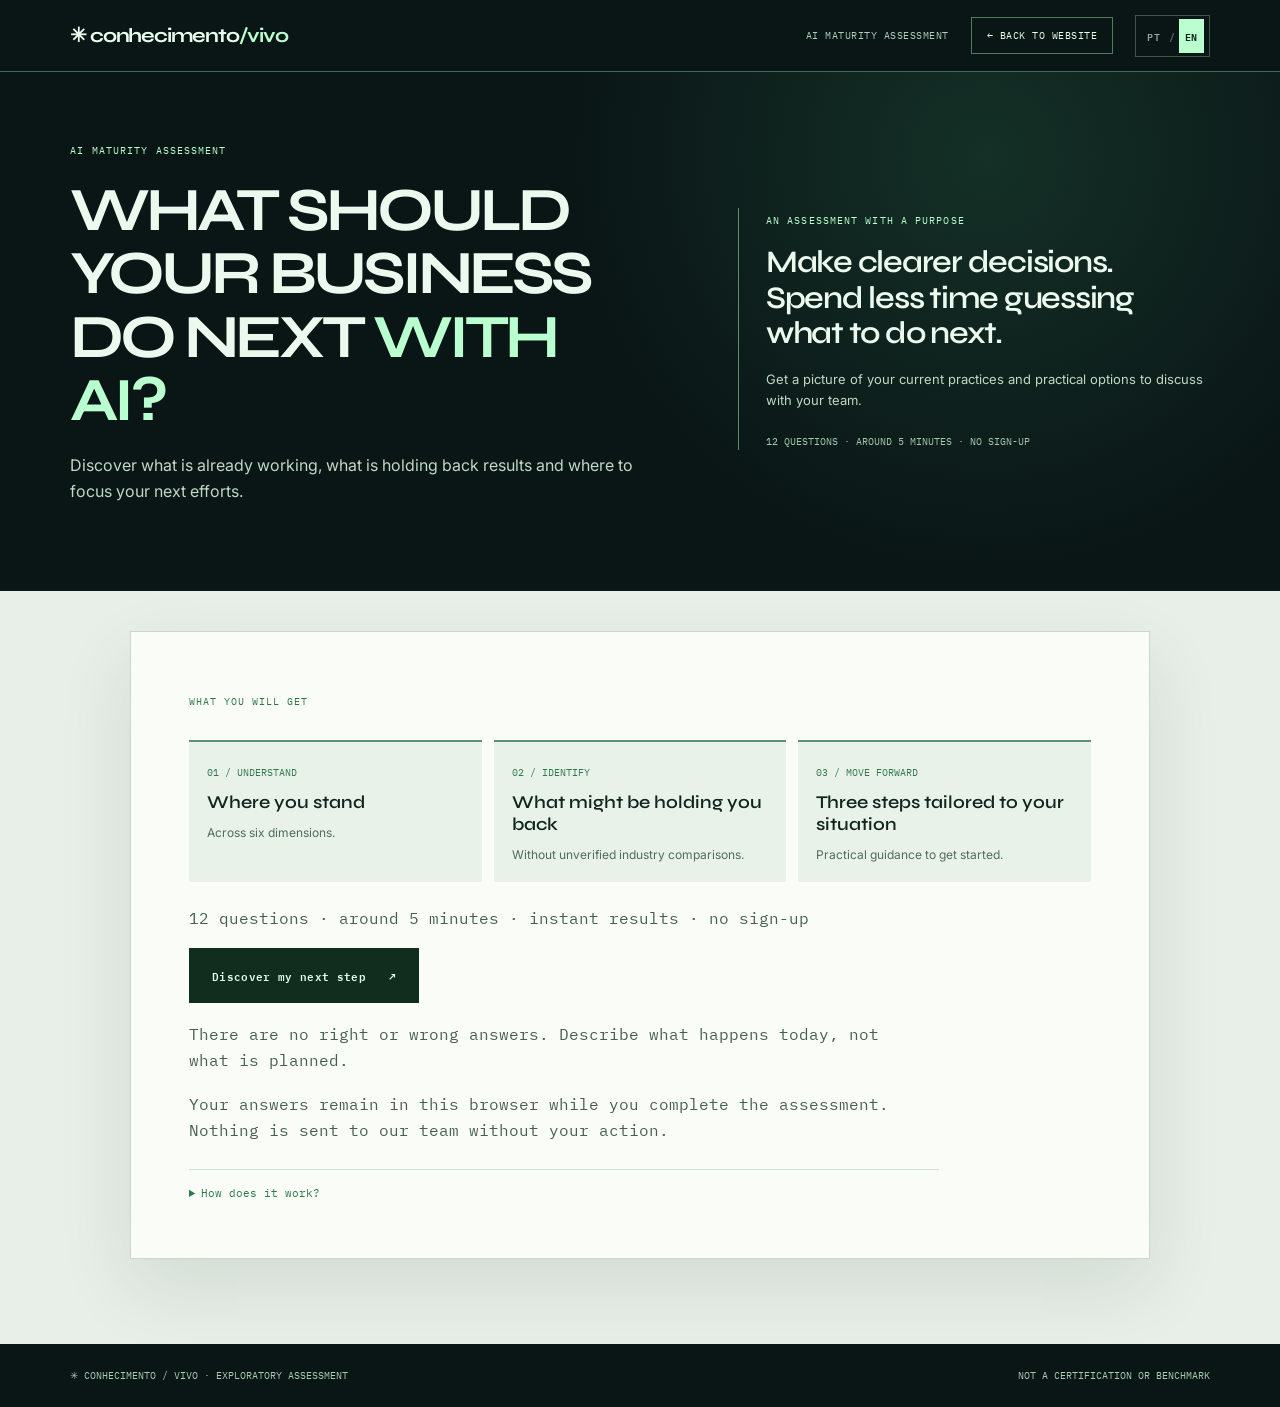
<file: diagnostico-en.html>
<!doctype html>
<html lang="en-GB">
<head>
<meta charset="UTF-8"><meta name="viewport" content="width=device-width, initial-scale=1">
<meta name="theme-color" content="#0a1616">
<meta name="description" content="Explore your organisation’s AI maturity, understand what is working and identify practical next steps. Free assessment with no registration.">
<title>AI Maturity Assessment | Conhecimento/Vivo</title>
<link rel="preconnect" href="https://fonts.googleapis.com"><link rel="preconnect" href="https://fonts.gstatic.com" crossorigin>
<link href="https://fonts.googleapis.com/css2?family=IBM+Plex+Mono:wght@400;500;600&family=Inter:wght@400;500;600;700&family=Syne:wght@500;600;700;800&display=swap" rel="stylesheet">
<style>
:root{--bg:#e8eee8;--ink:#10251d;--ink2:#2b4435;--muted:#627469;--line:#bdcebf;--accent:#b9ffcf;--soft:#d6e6d9;--display:Syne,Arial,sans-serif;--mono:'IBM Plex Mono',monospace}
*{box-sizing:border-box}
html{scroll-behavior:smooth}
body{margin:0;background:var(--bg);color:var(--ink);font-family:Inter,Arial,sans-serif;-webkit-font-smoothing:antialiased}
a{color:inherit;text-decoration:none}
button,input{font:inherit}
button{cursor:pointer}
button:focus-visible,a:focus-visible,input:focus-visible,summary:focus-visible{outline:3px solid #3c9c60;outline-offset:3px}
[hidden]{display:none!important}
.topbar{height:72px;background:#0a1616;color:#eaffed;padding:0 5.5%;display:flex;align-items:center;justify-content:space-between;gap:20px;border-bottom:1px solid #436651}
.brand{font:700 20px var(--display);letter-spacing:-.06em;white-space:nowrap}
.brand b{color:var(--accent)}
.topbar-right{display:flex;align-items:center;gap:22px;font:10px var(--mono);letter-spacing:.05em;color:#adccba}
.topbar-right a{padding:11px 15px;border:1px solid #527a60;color:#e8ffe9}
.topbar-right a:hover{background:#1c4531}
.intro{background:#0a1616;color:#ecf9ef;padding:66px 5.5% 70px;position:relative;overflow:hidden}
.intro::before{content:"";position:absolute;right:-12%;top:-70%;width:70%;aspect-ratio:1;background:radial-gradient(circle,#28644855,transparent 65%);pointer-events:none}
.intro-inner{position:relative;max-width:1260px;margin:auto;display:grid;grid-template-columns:1.1fr .9fr;gap:8%;align-items:center}
.eyebrow,.small-label{font:10px var(--mono);letter-spacing:.11em;color:#b9ffcf;text-transform:uppercase}
.intro h1{font:700 clamp(35px,4.8vw,75px)/1.03 var(--display);letter-spacing:-.065em;margin:21px 0 20px}
.intro h1 em{color:var(--accent);font-style:normal}
.intro p{color:#c0d8c5;max-width:645px;font-size:16px;line-height:1.65}
.intro-panel{border-left:1px solid #5a8e68;padding-left:27px}
.intro-panel .small-label{color:#b9ffcf}
.intro-panel strong{display:block;font:600 clamp(21px,2.45vw,36px)/1.13 var(--display);letter-spacing:-.04em;margin:17px 0}
.intro-panel p{font-size:13px;line-height:1.6;margin:0}
.intro-panel .mini{font:10px/1.6 var(--mono);color:#a4c8ae;margin-top:24px;display:block}
.shell{max-width:1160px;margin:auto;padding:40px 5.5% 85px}
.main-panel{background:#fafcf8;border:1px solid #c8d9ca;box-shadow:0 28px 70px #1d3e271b;min-width:0}
.start{padding:clamp(27px,4.5vw,64px)}
.start-kicker,.chapter-index{font:10px var(--mono);letter-spacing:.1em;color:#327449}
.chapter-head h2{font:700 clamp(30px,4vw,55px)/1.08 var(--display);letter-spacing:-.058em;margin:20px 0 16px}
.start>p{max-width:730px;font-size:16px;line-height:1.6;color:#47604e}
.start-feature{display:grid;grid-template-columns:repeat(3,minmax(0,1fr));gap:12px;margin:31px 0 24px}
.start-feature>div{border-top:2px solid #5b9271;background:#e9f2e9;padding:18px;min-height:125px}
.start-feature span{font:10px var(--mono);color:#317a4d}
.start-feature strong{display:block;font:600 18px var(--display);margin:11px 0 8px}
.start-feature small{font-size:12px;line-height:1.5;color:#526c59}
.primary{display:inline-flex;gap:23px;align-items:center;justify-content:space-between;padding:17px 22px;background:#112d1d;color:#e4ffe9;border:1px solid #112d1d;font:600 11px var(--mono);letter-spacing:.03em}
.primary:hover{background:#246943}
.secondary{display:inline-flex;gap:14px;align-items:center;justify-content:center;padding:15px 20px;color:#214c34;background:transparent;border:1px solid #91b299;font:11px var(--mono)}
.secondary:hover{background:#e3f0e4}
.fine{display:block;font:10px/1.65 var(--mono);color:#637969;margin-top:19px}
.method{border-top:1px solid #cee0cf;padding-top:16px;margin-top:26px;max-width:750px}
.method summary{color:#2b784a;font:11px var(--mono);cursor:pointer}
.method p{font:13px/1.65 Inter,Arial,sans-serif;color:#54705e}
.phase-head{padding:24px clamp(21px,4.6vw,55px) 20px;border-bottom:1px solid #d1e1d3}
.phase-top{display:flex;align-items:center;justify-content:space-between;gap:12px}
.phase-top .chapter-index:last-child{color:#6e8572}
.track{height:4px;background:#dce9de;margin-top:19px}
.track-fill{height:100%;width:0;background:#358a55;transition:width .25s}
.chapter-head{padding:30px clamp(21px,4.6vw,55px) 12px}
.chapter-head h2{margin:8px 0 9px;font-size:clamp(22px,2.9vw,39px)}
.chapter-head p{font-size:13px;line-height:1.65;color:#54705d;margin:0}
.question-list{padding:20px clamp(21px,4.6vw,55px)}
.question{border:0;margin:0;padding:0;min-width:0}
.question-number{font:10px var(--mono);color:#4a7f56;letter-spacing:.09em;margin:0 0 17px;display:block}
.question h3{font:650 clamp(24px,3vw,41px)/1.18 var(--display);letter-spacing:-.05em;margin:0 0 15px;max-width:860px}
.question p{font-size:13px;line-height:1.6;color:#5e7464;margin:0 0 22px}
.options{display:grid;grid-template-columns:1fr;gap:9px}
.option{display:flex;gap:14px;align-items:flex-start;padding:15px 17px;border:1px solid #c8dbc9;background:#f9fcf7;cursor:pointer;transition:background .15s,border-color .15s}
.option:hover{border-color:#7ab08b;background:#edf7ed}
.option input{width:18px;height:18px;margin:1px 0 0;flex:none;accent-color:#267a4b}
.option span{font-size:14px;line-height:1.5;color:#284432}
.option:has(input:checked){background:#e6f5e9;border-color:#297747;box-shadow:inset 3px 0 #297747}
.unknown{background:none;border:0;border-bottom:1px solid #a9c4af;color:#3c7451;font:11px var(--mono);padding:9px 0;margin-top:18px}
.unknown.active{color:#0d4729;font-weight:600;border-color:#39774b}
.form-bottom{padding:23px clamp(21px,4.6vw,55px);border-top:1px solid #d4e1d5;display:flex;align-items:center;justify-content:space-between;gap:20px}
.validation{color:#914731;font:11px/1.5 var(--mono);margin:0;max-width:360px;min-height:16px}
.form-actions{display:flex;gap:10px;align-items:center}
.insight{padding:clamp(30px,5vw,70px)}
.insight .small-label{color:#307d4d}
.insight h2{font:700 clamp(32px,4vw,56px)/1.12 var(--display);letter-spacing:-.055em;margin:20px 0}
.insight p{font-size:16px;line-height:1.7;color:#506b55;max-width:730px;margin-bottom:35px}
.results-header{background:#102820;color:#edfff0;padding:38px clamp(24px,4.6vw,55px)}
.results-header .chapter-index{color:#b9ffcf}
.results-header h2{font:700 clamp(30px,4vw,55px)/1.1 var(--display);letter-spacing:-.06em;margin:17px 0}
.results-header h2 em{color:#b9ffcf;font-style:normal}
.results-header p{max-width:760px;color:#b7d4be;font-size:14px;line-height:1.65}
.report-body{padding:30px clamp(20px,4.6vw,55px) 48px}
.block-title{font:700 clamp(22px,2.7vw,37px)/1.12 var(--display);letter-spacing:-.045em;margin:40px 0 12px}
.block-sub{font-size:13px;line-height:1.6;color:#55705d;margin:0 0 23px}
.gap-cards{display:grid;grid-template-columns:repeat(3,minmax(0,1fr));gap:12px}
.gap-card{padding:21px 18px;background:#e6f1e6;border-top:3px solid #408c56}
.gap-card small{font:10px/1.5 var(--mono);color:#3f8054;display:block}
.gap-card strong{display:block;font:650 17px/1.25 var(--display);margin:12px 0 9px}
.gap-card p{font-size:12px;line-height:1.65;color:#4b6452;margin:0}
.confidence{font:11px/1.65 var(--mono);padding:17px 19px;background:#fff1d8;color:#735527;border:1px solid #ddc594;margin-top:18px}
.score-intro{display:flex;justify-content:space-between;align-items:center;gap:23px;border-top:1px solid #d0e0d0;padding-top:25px}
.bigscore{font:700 clamp(50px,8vw,110px)/1 var(--display);color:#247c4d;letter-spacing:-.08em;white-space:nowrap}
.bigscore small{font:17px var(--mono);color:#63856c;letter-spacing:0}
.score-intro>div>span{font:10px var(--mono);color:#57705c}
.score-intro>div>strong{display:block;font:650 21px/1.25 var(--display);margin:10px 0}
.score-intro>div>p{font-size:13px;line-height:1.5;color:#58715e}
.radar-block{display:grid;grid-template-columns:.95fr 1.05fr;gap:5%;align-items:center;padding:29px 0;border-bottom:1px solid #c3d6c6}
.radar-wrap{min-width:0;max-width:420px;margin:auto}
.radar-wrap svg{display:block;width:100%;height:auto;overflow:visible}
.bars{display:flex;flex-direction:column;gap:15px}
.metric-line{display:flex;justify-content:space-between;gap:10px;align-items:center;font:12px var(--mono)}
.metric-line b{color:#247b4d}
.bar{background:#e0ebe1;height:5px;margin-top:8px}
.bar span{background:#247b4d;height:100%;display:block}
.mini-note{font:11px/1.7 var(--mono);color:#67806f}
.levels{display:grid;grid-template-columns:repeat(5,minmax(0,1fr));gap:8px}
.level{padding:14px 10px;border:1px solid #c8daca;background:#f4f8f2;min-width:0}
.level.current{background:#143726;color:#f4fff3;border-color:#143726}
.level b{font:11px var(--mono);display:block;color:#4a8c5a}
.level.current b{color:#b9ffcf}
.level strong{display:block;font:600 12px/1.3 var(--display);margin:14px 0 6px}
.level span{font-size:10px;line-height:1.4;color:#6c816f;display:block}
.level.current span{color:#b4d2bc}
.focus-select{display:grid;grid-template-columns:repeat(4,minmax(0,1fr));gap:9px;margin:24px 0}
.focus-select button{text-align:left;border:1px solid #b9d1bd;background:#f1f8f1;padding:14px 11px;color:#34533e;font:11px/1.4 var(--mono)}
.focus-select button[aria-pressed="true"]{background:#153c2b;border-color:#153c2b;color:#eaffee}
.focus-card{background:#e8f2e8;border:1px solid #b8d3bd;padding:24px}
.focus-card h4{font:650 clamp(18px,2vw,28px)/1.2 var(--display);letter-spacing:-.035em;margin:0 0 14px}
.focus-card p{font-size:13px;line-height:1.6;color:#3d5f48}
.focus-card b{color:#1c6b3b}
.action-list{display:grid;grid-template-columns:repeat(3,minmax(0,1fr));gap:10px}
.action-list article{padding:20px 15px;border-top:2px solid #397e51;background:#e8f1e8}
.action-list small{font:11px var(--mono);color:#387b4b}
.action-list p{font-size:13px;line-height:1.55;color:#405b48}
.next{margin-top:38px;padding:30px;background:#d9ecdb;border:1px solid #9cbea4}
.next>span{font:10px var(--mono);color:#2e7547}
.next h3{font:700 clamp(23px,2.8vw,40px)/1.13 var(--display);letter-spacing:-.04em;margin:16px 0}
.next p{max-width:850px;font-size:13px;line-height:1.65;color:#45634d}
.report-actions{display:flex;flex-wrap:wrap;gap:9px;margin-top:25px}
.disclaimer{font:10px/1.7 var(--mono);color:#62796a;margin-top:22px}
.contact{border-top:1px solid #aec9b0;margin-top:22px;padding-top:20px}
.contact p{font-size:13px;line-height:1.65;color:#4b6b54}
.contact-actions{display:flex;gap:8px;flex-wrap:wrap}
.foot{background:#0a1616;color:#a8cbb2;padding:25px 5.5%;display:flex;justify-content:space-between;gap:16px;font:10px var(--mono)}
@media(max-width:850px){.intro-inner{grid-template-columns:1fr;gap:25px}.intro-panel{padding:20px 0 0;border-left:0;border-top:1px solid #648a6c}.radar-block{grid-template-columns:1fr}.radar-wrap{max-width:380px}}
@media(max-width:600px){.topbar{height:65px;padding:0 5%}.brand{font-size:16px}.topbar-right span{display:none}.topbar-right a{padding:9px;font-size:9px}.intro{padding:42px 5%}.intro h1{font-size:clamp(35px,9vw,55px)}.intro p{font-size:14px}.shell{padding:23px 4% 65px}.start{padding:25px 17px}.start h2{font-size:31px}.start-feature{grid-template-columns:1fr;gap:7px}.start-feature>div{min-height:0;padding:12px}.start-feature strong{margin:5px 0}.chapter-head{padding:23px 17px 10px}.chapter-head h2{font-size:25px}.phase-head{padding:20px 17px}.question-list{padding:18px 17px}.question h3{font-size:25px}.question p{font-size:12px}.option{padding:12px}.option span{font-size:12px}.form-bottom{padding:18px 17px;display:block}.validation{margin-bottom:12px}.form-actions{justify-content:space-between}.form-actions>*{flex:1}.form-actions .primary,.form-actions .secondary{padding:13px 10px;font-size:10px}.insight{padding:29px 18px}.insight h2{font-size:30px}.results-header{padding:30px 18px}.report-body{padding:25px 17px}.gap-cards,.action-list{grid-template-columns:1fr}.score-intro{display:block}.score-intro>div+div{margin-top:18px}.levels{grid-template-columns:1fr}.level{display:grid;grid-template-columns:30px 1fr;gap:6px}.level b{grid-row:1/3}.level strong{margin:0}.level span{grid-column:2}.focus-select{grid-template-columns:repeat(2,1fr)}.next{padding:20px 16px}.report-actions .primary,.report-actions .secondary{width:100%}.foot{flex-direction:column}}
@media print{.topbar,.intro,.start,.quiz,.insight,.phase-head,.report-actions,.contact,.foot{display:none!important}body{background:white}.shell{max-width:none;padding:0}.main-panel{border:0;box-shadow:none}.results{display:block!important}.results-header{print-color-adjust:exact;-webkit-print-color-adjust:exact}.gap-cards,.levels,.action-list,.focus-card{break-inside:avoid}}
@media(prefers-reduced-motion:reduce){*,*:before,*:after{scroll-behavior:auto!important;transition:none!important}}

/* V15: isolated language selector; no changes to questionnaire behaviour */
.locale-switch{display:inline-flex;align-items:center;gap:3px;border:1px solid #7da68b70;padding:3px 5px;color:#c4e4d0;font:600 10px var(--mono);flex-shrink:0;white-space:nowrap}
.topbar-right .locale-switch a{border:0;background:transparent;padding:8px 6px;color:inherit;opacity:.7}
.topbar-right .locale-switch a[aria-current="page"]{background:var(--accent);color:#0c2417;opacity:1}
.topbar-right .locale-switch a:hover{opacity:1}
.locale-switch .separator{opacity:.4}
@media(max-width:600px){.topbar-right{gap:9px}.locale-switch{padding:2px 3px}.topbar-right .locale-switch a{padding:7px 4px}}
@media(max-width:380px){.topbar{gap:8px}.brand{font-size:14px}.topbar-right a{padding:7px}}
</style>
<link rel="stylesheet" href="mobile-v16.css">
<link rel="alternate" hreflang="pt-BR" href="diagnostico.html"><link rel="alternate" hreflang="en-GB" href="diagnostico-en.html"></head>
<body>
<header class="topbar"><a class="brand" href="index-en.html#diagnostico" aria-label="Conhecimento/Vivo, return to website">✳ conhecimento<b>/vivo</b></a><div class="topbar-right"><span>AI MATURITY ASSESSMENT</span><a href="index-en.html#diagnostico">← BACK TO WEBSITE</a><div class="locale-switch" role="group" aria-label="Assessment language"><a href="diagnostico.html" lang="pt-BR" hreflang="pt-BR" aria-label="Português (Brasil)">PT</a><span class="separator" aria-hidden="true">/</span><a href="diagnostico-en.html" lang="en-GB" hreflang="en-GB" aria-current="page" aria-label="English (United Kingdom)">EN</a></div></div></header>
<section class="intro" aria-labelledby="pageTitle"><div class="intro-inner"><div><span class="eyebrow">AI MATURITY ASSESSMENT</span><h1 id="pageTitle">WHAT SHOULD YOUR BUSINESS DO NEXT <em>WITH AI?</em></h1><p>Discover what is already working, what is holding back results and where to focus your next efforts.</p></div><div class="intro-panel"><span class="small-label">AN ASSESSMENT WITH A PURPOSE</span><strong>Make clearer decisions. Spend less time guessing what to do next.</strong><p>Get a picture of your current practices and practical options to discuss with your team.</p><span class="mini">12 QUESTIONS · AROUND 5 MINUTES · NO SIGN-UP</span></div></div></section>
<main class="shell"><div class="main-panel">
<section class="start" id="startView" aria-labelledby="startTitle"><span class="start-kicker">WHAT YOU WILL GET</span><div class="start-feature"><div><span>01 / UNDERSTAND</span><strong>Where you stand</strong><small>Across six dimensions.</small></div><div><span>02 / IDENTIFY</span><strong>What might be holding you back</strong><small>Without unverified industry comparisons.</small></div><div><span>03 / MOVE FORWARD</span><strong>Three steps tailored to your situation</strong><small>Practical guidance to get started.</small></div></div><p class="fine">12 questions · around 5 minutes · instant results · no sign-up</p><button class="primary" id="begin" type="button">Discover my next step <span>↗</span></button><p class="fine">There are no right or wrong answers. Describe what happens today, not what is planned.</p><p class="fine">Your answers remain in this browser while you complete the assessment. Nothing is sent to our team without your action.</p><details class="method"><summary>How does it work?</summary><p>We assess adoption, results, knowledge, controls, processes and management. Your report offers initial guidance based on your answers — not an audit or certification.</p></details></section>
<section class="quiz" id="quizView" hidden aria-labelledby="chapterTitle"><div class="phase-head"><div class="phase-top"><span class="chapter-index" id="phaseLabel">STAGE 1 OF 3</span><span class="chapter-index" id="questionCount">QUESTION 01 OF 12</span></div><div class="track" aria-hidden="true"><div class="track-fill" id="progressFill"></div></div></div><div class="chapter-head"><h2 id="chapterTitle"></h2><p id="chapterDescription"></p></div><form id="quizForm" novalidate><div class="question-list" id="questionList"></div><div class="form-bottom"><p class="validation" id="validation" aria-live="polite" role="alert"></p><div class="form-actions"><button class="secondary" id="back" type="button">← Back</button><button class="primary" id="next" type="submit">Continue <span>→</span></button></div></div></form></section>
<section class="insight" id="insightView" hidden aria-labelledby="insightTitle"><span class="small-label" id="insightLabel">AN INSIGHT TO TAKE FORWARD</span><h2 id="insightTitle" tabindex="-1"></h2><p id="insightText"></p><div class="form-actions"><button class="secondary" id="insightBack" type="button">← Back</button><button class="primary" id="insightNext" type="button">Continue <span>→</span></button></div></section>
<section class="results" id="resultsView" hidden aria-labelledby="resultsTitle"><div class="results-header"><span class="chapter-index">YOUR ASSESSMENT · INITIAL FINDINGS</span><h2 id="resultsTitle" tabindex="-1">YOUR NEXT OPPORTUNITY IS TO <em id="mainAction"></em></h2><p id="reportDate" class="mini-note"></p><p id="resultsIntro">The report turns your answers into practical hypotheses. You can review them with your team without sharing your data.</p></div><div class="report-body">
<div class="gap-cards" id="summaryCards" aria-label="Your strengths, challenges and next step"></div><div class="confidence" id="confidenceWarning" hidden></div>
<h3 class="block-title">YOUR CURRENT AI POSITION</h3><p class="block-sub">This is an initial indication based on the practices you described, not an industry benchmark.</p><div class="score-intro"><div><span>EXPLORATORY SCORE / 0–100</span><div class="bigscore" id="totalScore">—<small>/100</small></div></div><div><span>INDICATIVE MATURITY STAGE</span><strong id="stageName"></strong><p id="stageDescription"></p></div></div><p class="mini-note">Maturity does not mean automating everything. The most appropriate stage depends on your business goals and risks.</p>
<h3 class="block-title">SIX DIMENSIONS OF YOUR AI MATURITY</h3><p class="block-sub">A snapshot of the foundations you have in place and what deserves closer attention before expanding AI use.</p><div class="radar-block"><div class="radar-wrap" id="radar"></div><div class="bars" id="bars"></div></div><p class="mini-note">Scores reflect the answers provided. A high score does not mean zero risk; a low score does not mean you need agents in every process.</p>
<h3 class="block-title">WHERE TO BEGIN</h3><p class="block-sub">You do not need to solve everything at once. Focus on what could unlock the next valuable outcome.</p><div class="gap-cards" id="priorityCards"></div><p class="mini-note" id="priorityReason"></p>
<h3 class="block-title">WHERE WOULD YOU LIKE TO SEE RESULTS FIRST?</h3><p class="block-sub">Choose an area to explore an example application. Your score will not change.</p><div class="focus-select" id="focusSelect" role="group" aria-label="Area of interest"><button type="button" data-focus="analistas" aria-pressed="false">Analysts' workflows</button><button type="button" data-focus="gestao" aria-pressed="false">Team management</button><button type="button" data-focus="clientes" aria-pressed="false">Customer service</button><button type="button" data-focus="descobrir" aria-pressed="true">Help me find an opportunity</button></div><div class="focus-card" id="focusCard" aria-live="polite"></div><p class="mini-note">Illustrative examples, not promises of automation or savings. Feasibility depends on each operation's sources, integrations and boundaries.</p>
<h3 class="block-title">YOUR NEXT STEP NEEDN'T BE BIG. IT NEEDS TO BE CLEAR.</h3><div class="action-list" id="actionList"></div><p class="mini-note" id="teamQuestion"></p>
<h3 class="block-title">FIVE STAGES OF MATURITY</h3><div class="levels" id="levels"></div>
<div class="next"><span>IF YOU WOULD LIKE TO GO FURTHER</span><h3>Would a second perspective help turn this assessment into a decision?</h3><p>We can discuss what your answers suggest, identify a specific opportunity and consider whether a pilot makes sense — or whether it is better to strengthen the foundations first.</p><div class="report-actions"><button class="primary" id="contactOpen" type="button">Discuss my next step <span>↗</span></button><button class="secondary" type="button" id="print">Save my report as PDF ↗</button><button class="secondary" type="button" id="copy">Copy summary to share</button><button class="secondary" type="button" id="restart">Retake assessment</button></div><p class="fine">The report is yours to keep. Sharing it or talking to us is entirely optional.</p><div class="contact" id="contactPanel" hidden><h4>Shall we talk about your situation?</h4><p>You can copy your summary and share it with your team. Contact requests cannot yet be submitted in this demo because no contact channel has been configured.</p><div class="contact-actions"><button class="secondary" type="button" id="copyContact">Copy assessment summary</button><button class="secondary" type="button" id="contactClose">Back to report</button></div></div><p id="copyFeedback" class="mini-note" role="status" aria-live="polite"></p></div>
<p class="disclaimer">This self-reported assessment is exploratory and is not an audit, certification or financial forecast. Its scoring bands are not validated industry benchmarks. Any application requires technical review, subject-matter expertise and risk assessment. This page does not send your answers to a server.</p></div></section>
</div></main><footer class="foot"><span>✳ CONHECIMENTO / VIVO · EXPLORATORY ASSESSMENT</span><span>NOT A CERTIFICATION OR BENCHMARK</span></footer>
<script>(function(){
'use strict';
const dimensions=[
 {
  "id": "adocao",
  "label": "Team adoption",
  "short": "Adoption",
  "action": "turn effective AI uses into team practices",
  "strength": "Your answers indicate practices that could be shared and strengthened.",
  "risk": "the ability to repeat good practices across teams",
  "steps": [
   "Choose a frequent task and document an AI-assisted approach that worked.",
   "Assign someone to maintain the example and share it with colleagues.",
   "See whether another person can repeat the result to an acceptable standard."
  ],
  "owner": "Team leader",
  "proof": "An example successfully reproduced"
 },
 {
  "id": "resultados",
  "label": "Results",
  "short": "Results",
  "action": "measure the value of what you already do",
  "strength": "Your answers suggest that some criteria or measurements are already helping you identify value.",
  "risk": "your ability to choose applications with real impact",
  "steps": [
   "Pick a process and record its current time, rework or quality.",
   "Define a measurable goal for the trial.",
   "Compare before and after, including human review."
  ],
  "owner": "Process owner",
  "proof": "A before-and-after measure"
 },
 {
  "id": "conhecimento",
  "label": "Internal knowledge",
  "short": "Knowledge",
  "action": "make your company's expertise accessible",
  "strength": "Your answers suggest that business criteria and sources may support more consistent applications.",
  "risk": "access to reliable criteria and answers",
  "steps": [
   "Document five recurring questions and the criteria experts use to answer them.",
   "Organise sources, responsible owners and review dates.",
   "Test standard cases and exceptions with a specialist."
  ],
  "owner": "Subject-matter expert",
  "proof": "Reviewed sources and test cases"
 },
 {
  "id": "seguranca",
  "label": "Security and quality",
  "short": "Security",
  "action": "put controls in place to progress confidently",
  "strength": "Your answers indicate some practices for protecting and assessing AI use.",
  "risk": "the safe expansion of AI solutions",
  "steps": [
   "Identify information that should not be shared without assessment.",
   "Set permissions and test cases with human review.",
   "Check failures, sources and limits before expanding use."
  ],
  "owner": "Solution owner and data protection lead",
  "proof": "Reviewed tests and permissions"
 },
 {
  "id": "processos",
  "label": "Processes and integrations",
  "short": "Processes",
  "action": "connect AI to the work that needs to happen",
  "strength": "Your answers suggest that AI is already supporting real process steps.",
  "risk": "the reliable execution of tasks and workflows",
  "steps": [
   "Map a repetitive activity with a clear start, finish and owner.",
   "Review systems, access requirements and integration options.",
   "Test a limited workflow and monitor exceptions."
  ],
  "owner": "Operations owner",
  "proof": "An evaluated, defined workflow"
 },
 {
  "id": "gestao",
  "label": "Agent management",
  "short": "Management",
  "action": "define how AI solutions will be managed",
  "strength": "Your answers indicate some oversight and accountability for agents.",
  "risk": "the oversight and evolution of digital capabilities",
  "steps": [
   "Define what the solution can do and what requires approval.",
   "Assign business and technical owners, with a way to stop execution.",
   "Review actions, errors, versions and indicators regularly."
  ],
  "owner": "Accountable manager and technical team",
  "proof": "Recorded approvals and reviews"
 }
];
const phases=[
 {
  "title": "People and results",
  "entry": "AI may already be part of the routine. But what does it actually change?",
  "help": "Let's look at what teams do and what the business can demonstrate.",
  "questions": [
   {
    "dim": "adocao",
    "q": "How does AI feature in your team's work today?",
    "help": "Think about typical use, not just the keenest early adopters.",
    "options": [
     "It is not yet part of our daily work.",
     "A few people experiment on their own initiative.",
     "Use is frequent, but everyone works differently.",
     "We share practices for defined tasks.",
     "It is part of workflows with named owners and review."
    ]
   },
   {
    "dim": "adocao",
    "q": "What happens when someone discovers an effective way to use AI?",
    "help": "Does a useful idea spread, or stay with the person who found it?",
    "options": [
     "We do not yet have meaningful examples to share.",
     "The learning tends to stay with that person.",
     "We share tips informally.",
     "We document reusable instructions and examples.",
     "We review and spread good practices across teams."
    ]
   },
   {
    "dim": "resultados",
    "q": "How do you decide where AI is worth applying?",
    "help": "Think about how you choose use cases, not which tool you pick.",
    "options": [
     "We have not selected use cases yet.",
     "We try new tools as they appear.",
     "We prioritise tasks that seem faster with AI.",
     "We select processes with clear problems and objectives.",
     "We prioritise impact, feasibility and risk."
    ]
   },
   {
    "dim": "resultados",
    "q": "How do you know whether AI is improving the work?",
    "help": "Perceived benefits are a start; evidence helps you decide.",
    "options": [
     "We do not assess results yet.",
     "People feel that it helps.",
     "We have examples of saved time or reduced rework.",
     "We measure before and after in some processes.",
     "We track quality, time and business impact over time."
    ]
   }
  ]
 },
 {
  "title": "Knowledge and trust",
  "entry": "Useful AI needs to understand your business — and respect its boundaries.",
  "help": "Now let's examine sources, criteria, security and quality.",
  "questions": [
   {
    "dim": "conhecimento",
    "q": "If an experienced colleague is away, where do the criteria for difficult decisions live?",
    "help": "Include rules, exceptions and context that may not be in formal manuals.",
    "options": [
     "Mostly in the experience of a few people.",
     "Scattered across conversations, files and messages.",
     "In procedures covering only some situations.",
     "In organised documents reviewed by named owners.",
     "In an up-to-date knowledge base with criteria, cases and exceptions."
    ]
   },
   {
    "dim": "conhecimento",
    "q": "If AI needs to check an internal rule, how does it find the information?",
    "help": "Think about access to trustworthy sources during a task.",
    "options": [
     "It does not yet consult company information.",
     "Someone copies and pastes the content each time.",
     "We attach files to individual projects.",
     "It consults authorised, identifiable sources.",
     "It consults controlled, current and traceable sources."
    ]
   },
   {
    "dim": "seguranca",
    "q": "How do you define what may be shared with or done by AI?",
    "help": "Consider sensitive information, providers, permissions and owners.",
    "options": [
     "There is no clear guidance yet.",
     "Everyone decides for themselves.",
     "We have guidance, but limited oversight.",
     "We have defined rules, permissions and owners.",
     "Controls are checked and updated regularly."
    ]
   },
   {
    "dim": "seguranca",
    "q": "When AI makes a mistake, how is it found and corrected?",
    "help": "This includes inaccurate responses, outdated rules and unusual cases.",
    "options": [
     "We do not evaluate responses yet.",
     "We correct errors when someone notices them.",
     "Specialists review more important responses.",
     "We have test cases and quality criteria.",
     "We retest after changes and monitor failures."
    ]
   }
  ]
 },
 {
  "title": "Processes and management",
  "entry": "One final question: how far does AI help deliver real work?",
  "help": "You do not need to automate everything. You need to know what is worth executing, under what conditions and with whom accountable.",
  "questions": [
   {
    "dim": "processos",
    "q": "What can AI do within your processes today?",
    "help": "Distinguish producing an answer from completing a step of work.",
    "options": [
     "It is not involved in our processes yet.",
     "It produces text or analysis when asked.",
     "It supports defined steps in some processes.",
     "It performs bounded tasks using authorised tools.",
     "It runs monitored workflows with exception handling and metrics."
    ]
   },
   {
    "dim": "processos",
    "q": "How does AI access the systems where the work happens?",
    "help": "For example, CRM, ERP, documents, tickets or task management.",
    "options": [
     "It is not connected to our systems.",
     "Someone moves information between systems manually.",
     "We use attachments, exports or isolated automations.",
     "We have integrations with defined access and functions.",
     "Integrations are monitored, tested and maintained."
    ]
   },
   {
    "dim": "gestao",
    "q": "When a task falls outside the standard process, who decides what an agent may do?",
    "help": "The level of autonomy should match the risk of the task.",
    "options": [
     "We do not yet use agents that execute tasks.",
     "A person reviews each action, but criteria are unclear.",
     "Review rules exist, but are still informal.",
     "Clear rules define when an agent can act or must request approval.",
     "Limits reflect risk, actions are logged and intervention is planned."
    ]
   },
   {
    "dim": "gestao",
    "q": "Once an AI solution is in use, who manages its development?",
    "help": "Think about quality, maintenance and accountability for results.",
    "options": [
     "We do not yet have operational AI solutions.",
     "The person who built it maintains it when needed.",
     "There is technical monitoring, but no business review routine.",
     "Business owners are assigned and reviews happen regularly.",
     "We track performance, versions, risks and improvements."
    ]
   }
  ]
 }
];
const allQuestions=phases.flatMap(p=>p.questions);
const levels=[
 [
  "Getting started",
  "The business is exploring possibilities and relies largely on individual initiatives."
 ],
 [
  "Growing adoption",
  "AI use is spreading across people and tasks, but common practices are still limited."
 ],
 [
  "Structured applications",
  "Use cases, knowledge sources and ownership are bringing greater consistency to results."
 ],
 [
  "Supervised operations",
  "Defined processes have integrations, operating criteria and oversight."
 ],
 [
  "Managed capabilities",
  "The business monitors its AI solutions and improves its capabilities under governance."
 ]
];
const focusData={
 "analistas": {
  "title": "Less time gathering information. More time analysing.",
  "potential": "An agent could consult authorised documentation, policies and data, support reports, draft emails and retrieve approved sales messaging.",
  "require": "Current sources, examples of high-quality work and access rules.",
  "evaluate": "Preparation time, corrections needed and source checking.",
  "question": "Which recurring report would improve if analysts could find the right answers faster?"
 },
 "gestao": {
  "title": "Better visibility of delivery. Less time spent chasing updates.",
  "potential": "An agent could organise tasks, summarise progress, flag blockers and draft feedback for a manager to review.",
  "require": "Clear tasks and owners, authorised tool access and operating limits.",
  "evaluate": "Task updates, management time and the quality of context for decisions.",
  "question": "Which status-update routine takes most of your managers' time today?"
 },
 "clientes": {
  "title": "Customers should not lose context when they need help.",
  "potential": "An agent could answer common questions out of hours, consult permitted information, track requests and escalate sensitive cases to your team.",
  "require": "A reviewed knowledge base, permitted access to customer history, privacy safeguards and escalation criteria.",
  "evaluate": "First response time, appropriate resolution, handovers and customer satisfaction.",
  "question": "When are customers left waiting for information your business already has?"
 },
 "descobrir": {
  "title": "The best first application often begins with a clearly defined problem.",
  "potential": "Look for recurring tasks, reasonably clear criteria and people willing to validate results.",
  "require": "A conversation with the people doing the work and a few real examples.",
  "evaluate": "Time, quality, implementation effort and risk.",
  "question": "Which recurring task would improve if people could find the right answers faster?"
 }
};
const $=id=>document.getElementById(id);
const dom={start:$('startView'),quiz:$('quizView'),insight:$('insightView'),results:$('resultsView')};
const answers=Array(12).fill(undefined);
let screen='start',index=0,focus='descobrir',report=null;
function h(tag,cls,text){
 const node=document.createElement(tag);
 if(cls)node.className=cls;
 if(text!==undefined)node.textContent=text;
 return node;
}
function show(which){screen=which;Object.entries(dom).forEach(([name,node])=>node.hidden=name!==which);}
function scrollContent(){const y=$('startView').getBoundingClientRect().top+window.scrollY-18;window.scrollTo({top:Math.max(0,y),behavior:'auto'});}
function phaseIndex(i){return Math.floor(i/4);}
function renderQuestion(){
 show('quiz');
 const phase=phases[phaseIndex(index)],question=allQuestions[index];
 $('phaseLabel').textContent="STAGE "+(phaseIndex(index)+1)+" OF 3 · "+phase.title.toUpperCase();
 $('questionCount').textContent="QUESTION "+String(index+1).padStart(2,'0')+" OF 12";
 $('progressFill').style.width=String((index+1)/12*100)+'%';
 $('chapterTitle').textContent=phase.entry;
 $('chapterDescription').textContent=phase.help;
 $('validation').textContent='';
 const root=$('questionList');root.replaceChildren();
 const field=h('fieldset','question');const legend=h('legend','question-number',"QUESTION "+String(index+1).padStart(2,'0')+" OF 12 · "+dimensions.find(d=>d.id===question.dim).label.toUpperCase());
 const title=h('h3','',question.q);title.id='activeQuestion';title.tabIndex=-1;const hint=h('p','',question.help);const opts=h('div','options');
 field.setAttribute('aria-labelledby','activeQuestion');
 field.append(legend,title,hint);
 question.options.forEach((option,i)=>{
  const label=h('label','option'),radio=h('input'),span=h('span','',option);
  radio.type='radio';radio.name='answer';radio.value=String(i+1);radio.checked=answers[index]===i+1;
  radio.addEventListener('change',()=>{answers[index]=i+1;$('unknown').classList.remove('active');$('unknown').setAttribute('aria-pressed','false');$('validation').textContent=''});
  label.append(radio,span);opts.append(label);
 });
 field.append(opts);root.append(field);
 const unknown=h('button','unknown'+(answers[index]===null?' active':''),"I don't know");
 unknown.id='unknown';unknown.type='button';unknown.setAttribute('aria-pressed',String(answers[index]===null));
 unknown.addEventListener('click',()=>{
  answers[index]=null;
  opts.querySelectorAll('input').forEach(r=>r.checked=false);
  unknown.classList.add('active');unknown.setAttribute('aria-pressed','true');$('validation').textContent='';
 });
 root.append(unknown);
 title.focus({preventScroll:true});
 $('next').textContent=index===11?"View my assessment →":"Continue →";
 scrollContent();
}
function getStats(){
 const axes=dimensions.map(d=>{
  const inds=allQuestions.map((q,i)=>q.dim===d.id?i:-1).filter(i=>i>=0);
  const known=inds.map(i=>answers[i]).filter(v=>Number.isInteger(v));
  return {...d,indices:inds,n:known.length,pct:known.length?Math.round((known.reduce((a,b)=>a+b,0)/known.length-1)/4*100):null};
 });
 const overall=axes.filter(d=>d.pct!==null);
 const score=overall.length?Math.round(overall.reduce((a,b)=>a+b.pct,0)/overall.length):null;
 const known=answers.filter(v=>Number.isInteger(v)).length;
 const canStage=known>=9&&axes.every(d=>d.n>0);
 const stage=canStage?Math.min(4,Math.floor(score/20)):null;
 return {axes,score,known,stage};
}
function axis(stats,id){return stats.axes.find(d=>d.id===id);}
function insightContent(number){
 const stats=getStats(),a=axis(stats,'adocao'),r=axis(stats,'resultados'),k=axis(stats,'conhecimento'),g=axis(stats,'seguranca');
 if(number===0){
  if(r.pct!==null&&r.pct<50&&a.pct!==null&&a.pct>=50)return "An important observation: frequent AI use is not the same as understanding its impact. Measuring one process could show where investment makes sense.";
  if(a.pct!==null&&a.pct<50)return "Your first improvement may not need a new tool. It might start by turning an individual's approach into a repeatable team practice.";
  if(a.pct===null||r.pct===null)return "Some information about everyday work and outcomes is missing. Speaking to the people doing the work could help complete the picture.";
  return "A useful starting point: turning effective AI use into observable outcomes helps you choose future opportunities more confidently.";
 }
 if(k.pct!==null&&k.pct<50)return "An agent should not have to guess the rules of your business. Organising sources and exceptions is often what makes its answers more useful.";
 if(g.pct!==null&&g.pct<50)return "Making information available matters. Knowing who can access it and how responses are assessed enables responsible expansion.";
 if(k.pct===null||g.pct===null)return "Before going further, establish where reliable business sources live and who sets operating boundaries.";
 return "Reviewed sources and clear controls provide a strong foundation for testing AI applications closer to day-to-day operations.";
}
function renderInsight(number){
 show('insight');
 $('insightLabel').textContent="AN INSIGHT · STAGE "+(number+1)+" OF 3";
 $('insightTitle').textContent=number===0?"USING AI IS A START. OUTCOMES ARE WHAT MATTER.":"CONTEXT AND BOUNDARIES MAKE THE DIFFERENCE.";
 $('insightText').textContent=insightContent(number);
 $('insightTitle').focus({preventScroll:true});
 $('insightNext').textContent=number===0?"Explore what supports these outcomes →":"Explore what could scale →";
 scrollContent();
}
function goBack(){
 if(screen==='insight'){index=index===4?3:7;renderQuestion();return}
 if(index===0){show('start');scrollContent();return}
 if(index===4){renderInsight(0);return}
 if(index===8){renderInsight(1);return}
 index--;renderQuestion();
}
function nextQuestion(){
 if(answers[index]===undefined){$('validation').textContent="Choose an answer or select “I don't know”.";return}
 if(index===3){index=4;renderInsight(0);return}
 if(index===7){index=8;renderInsight(1);return}
 if(index===11){renderReport();return}
 index++;renderQuestion();
}
function choosePriority(s){
 const available=s.axes.filter(d=>d.pct!==null);
 const low=available.every(d=>d.pct<50);
 const high=available.length===6&&available.every(d=>d.pct>=75);
 const r=axis(s,'resultados'),a=axis(s,'adocao'),k=axis(s,'conhecimento'),sec=axis(s,'seguranca'),proc=axis(s,'processos'),mgr=axis(s,'gestao');
 let id=null,why='';
 if(available.length===0){id='resultados';why="There are no known answers for any dimension. This is general guidance on gathering evidence, not a conclusion about your business.";}
 else if(low&&available.length>=4){
  id='resultados';why="The practices described are still developing. Starting with a simple process and one measure can help identify value without adding complexity.";
 }else if(sec.pct!==null&&sec.pct<50&&((proc.pct!==null&&proc.pct>=50)||(mgr.pct!==null&&mgr.pct>=50))){
  id='seguranca';why="Before expanding automated execution, review permissions, testing and human intervention.";
 }else if(r.pct!==null&&r.pct<50&&a.pct!==null&&a.pct>=50){
  id='resultados';why="You reported team AI use but limited measurement of results. A baseline can guide investment decisions.";
 }else if(k.pct!==null&&k.pct<50&&proc.pct!==null&&proc.pct>=50){
  id='conhecimento';why="AI is already used in processes, but business sources and decision criteria need attention before expansion.";
 }else if(high){
  const ordered=[...available].sort((x,y)=>x.pct-y.pct);
  id=ordered[0].id;why="All six dimensions received high responses. Test the robustness of a specific application before extending its use.";
 }else{
  const weight=['seguranca','resultados','conhecimento','processos','gestao','adocao'];
  const ordered=[...available].sort((x,y)=>x.pct-y.pct||weight.indexOf(x.id)-weight.indexOf(y.id));
  id=ordered[0]?.id||'resultados';
  why=ordered.length?"Based on your answers, this is one of the areas most worth investigating.":"There are few known answers. Discussing a specific process can help gather evidence before proceeding.";
 }
 const dim=dimensions.find(d=>d.id===id);
 const confidence=(axis(s,id)?.n||0)<2;
 const answerRef=axis(s,id)?.indices.map(i=>'Q'+String(i+1).padStart(2,'0')).join(" and ");
 return {dim,why,confidence,answerRef,high,low};
}
function getNarrative(s){
 const ranked=s.axes.filter(d=>d.pct!==null).sort((a,b)=>b.pct-a.pct);
 const best=ranked[0];const priority=choosePriority(s);
 const isStrong=best&&best.pct>=50;
 const first=isStrong?
  {label:"WHAT YOU ALREADY HAVE",title:best.label,text:"The strongest reported indication was in "+best.label+': '+best.strength}:
  {label:"YOUR STARTING POINT",title:"Start by gathering evidence",text:best?"Your answers suggest practices are still developing. Start small, with a clear objective, an accountable owner and a way to evaluate results.":"There is not enough information to describe your practices. Speak to people who know the operation before deciding where to invest."};
 const second=!best?{label:"WHAT TO INVESTIGATE",title:"Understand the operation first",text:"Without known answers, we cannot identify a bottleneck. Gather process information before prioritising technology."}:priority.high?{label:"WHERE TO GO DEEPER",title:"Test robustness in a specific use case",text:"You reported advanced practices. Check quality, risks and real value before expanding any solution."}:{label:"WHAT DESERVES ATTENTION",title:priority.dim.label,text:priority.dim.label+" may limit "+priority.dim.risk+". Discuss this hypothesis with your team before acting."};
 const third={label:"WHAT TO DO NOW",title:"A practical first step",text:!best?"Speak to someone doing a recurring task and document how it works today.":priority.high?"Select a representative application and repeat quality, risk and impact tests with subject-matter experts.":priority.dim.steps[0]};
 return {priority,first,second,third};
}
const svgNS='http://www.w3.org/2000/svg';
function svgEl(name,attrs){const node=document.createElementNS(svgNS,name);Object.entries(attrs).forEach(([k,v])=>node.setAttribute(k,String(v)));return node}
function drawRadar(s){
 const cx=185,cy=185,R=119,n=6;
 const xy=(i,f)=>{const a=Math.PI*2*i/n-Math.PI/2;return [cx+Math.cos(a)*R*f,cy+Math.sin(a)*R*f]};
 const pts=f=>s.axes.map((d,i)=>xy(i,f).join(',')).join(' ');
 const svg=svgEl('svg',{viewBox:'0 0 370 380',role:'img','aria-label':"Six-dimension radar. Exact scores are listed alongside it."});
 [1,.75,.5,.25].forEach(v=>svg.append(svgEl('polygon',{points:pts(v),fill:'none',stroke:'#b6cbb8','stroke-width':1})));
 s.axes.forEach((d,i)=>{
  const [x,y]=xy(i,1);svg.append(svgEl('line',{x1:cx,y1:cy,x2:x,y2:y,stroke:'#c0d3c1'}));
  const [tx,ty]=xy(i,1.29);const label=svgEl('text',{x:tx,y:ty,'text-anchor':'middle','dominant-baseline':'middle',fill:'#446950','font-family':'IBM Plex Mono, monospace','font-size':10});
  label.textContent=d.short;svg.append(label);
 });
 const pol=svgEl('polygon',{points:s.axes.map((d,i)=>xy(i,(d.pct??0)/100).join(',')).join(' '),fill:'#64ac7840',stroke:'#2e9657','stroke-width':2});
 svg.append(pol);
 s.axes.forEach((d,i)=>{if(d.pct===null)return;const [x,y]=xy(i,d.pct/100);svg.append(svgEl('circle',{cx:x,cy:y,r:4,fill:'#247b4d'}))});
 $('radar').replaceChildren(svg);
 const bars=$('bars');bars.replaceChildren();
 s.axes.forEach(d=>{
  const box=h('div'),line=h('div','metric-line'),name=h('span','',d.label),number=h('b','',d.pct===null?"No data":d.pct+'%');
  const bar=h('div','bar'),inner=h('span');inner.style.width=(d.pct??0)+'%';
  line.append(name,number);bar.append(inner);box.append(line,bar);
  if(d.n===1)box.append(h('span','mini-note',"Lower confidence: only one known answer."));
  bars.append(box);
 });
}
function renderLevels(s){
 const root=$('levels');root.replaceChildren();
 levels.forEach((item,i)=>{
  const card=h('div','level'+(s.stage===i?' current':''));
  card.append(h('b','','0'+(i+1)),h('strong','',item[0]),h('span','',s.stage===i?"YOUR INDICATIVE STAGE":item[1]));root.append(card);
 });
}
function renderFocus(){
 const data=focusData[focus],root=$('focusCard');root.replaceChildren();
 root.append(h('h4','',data.title));
 const rows=[["POSSIBILITY",data.potential],["WHAT IT REQUIRES",data.require],["HOW TO EVALUATE",data.evaluate]];
 rows.forEach(([label,body])=>{const p=h('p');p.append(h('b','',label+' · '),document.createTextNode(body));root.append(p)});
 $('teamQuestion').textContent="A question for your next team meeting: "+data.question;
 document.querySelectorAll('[data-focus]').forEach(btn=>btn.setAttribute('aria-pressed',String(btn.dataset.focus===focus)));
}
function renderReport(){
 show('results');const stats=getStats();report=stats;const narrative=getNarrative(stats),p=narrative.priority;
 $('mainAction').textContent=stats.known===0?"understand the situation with people who know your processes.":p.dim.action+'.';
 $('reportDate').textContent="REPORT GENERATED ON "+new Date().toLocaleDateString("en-GB");
 $('resultsIntro').textContent="This is an initial hypothesis based on your answers. Use it to guide a discussion and decide what to investigate before investing.";
 const summary=$('summaryCards');summary.replaceChildren();
 [narrative.first,narrative.second,narrative.third].forEach(item=>{
  const card=h('article','gap-card');card.append(h('small','',item.label),h('strong','',item.title),h('p','',item.text));summary.append(card);
 });
 const incomplete=stats.known<9||stats.axes.some(d=>d.n===0);
 const flags=[];
 if(incomplete)flags.push("This picture is incomplete. Treat the recommendations as hypotheses and involve people who understand the processes before deciding.");
 if(p.confidence)flags.push("The suggested priority is based on fewer than two known answers and needs confirmation.");
 if(axis(stats,'seguranca').pct!==null&&axis(stats,'seguranca').pct<50&&(axis(stats,'processos').pct>=50||axis(stats,'gestao').pct>=50))flags.push("Before expanding automated execution, review permissions, testing and human intervention.");
 $('confidenceWarning').hidden=flags.length===0;$('confidenceWarning').textContent=flags.join(' ');
 $('totalScore').replaceChildren(document.createTextNode(stats.score===null?'—':String(stats.score)),h('small','','/100'));
 $('stageName').textContent=stats.stage===null?"Partial assessment — stage not calculated":"LEVEL "+(stats.stage+1)+' · '+levels[stats.stage][0];
 $('stageDescription').textContent=stats.stage===null?"Answer as many items as you can for an indicative stage. At least nine known answers, including one per dimension, are required.":levels[stats.stage][1];
 drawRadar(stats);
 const cards=$('priorityCards');cards.replaceChildren();
 const prioritySteps=p.high?["Choose an existing application with measurable impact.","Review sources, boundaries, tests and continuation criteria.","Test robustness and value against real cases before expanding."]:p.dim.steps;
 ["DO NOW","PREPARE","VALIDATE"].forEach((label,i)=>{
  const card=h('article','gap-card');card.append(h('small','',label),h('strong','',p.high?"Validate robustness":p.dim.label),h('p','',prioritySteps[i]));
  if(i===0)card.append(h('p','',"Suggested owner: "+p.dim.owner+". Evidence: "+p.dim.proof+'.'));
  cards.append(card);
 });
 $('priorityReason').textContent="Why this recommendation appeared: "+p.why+" Related dimension: "+(p.answerRef||"available answers")+'.';
 renderFocus();renderLevels(stats);
 $('resultsTitle').focus({preventScroll:true});
 const plan=$('actionList');plan.replaceChildren();
 [["01 / CHOOSE","Choose a process with a real problem, a clear owner and observable impact."],["02 / PREPARE","Organise the knowledge and controls this use case requires."],["03 / TEST","Test real scenarios and compare results, quality and effort."]].forEach(([label,copy])=>{
  const card=h('article');card.append(h('small','',label),h('p','',copy));plan.append(card);
 });
 $('contactPanel').hidden=true;$('copyFeedback').textContent='';
 scrollContent();
}
function summaryText(){
 if(!report)return '';
 const story=getNarrative(report),p=story.priority;
 return ["Conhecimento/Vivo · AI maturity assessment","Date: "+new Date().toLocaleDateString("en-GB"),"Known answers: "+report.known+'/12',
 "Exploratory score: "+(report.score===null?"unavailable":report.score+'/100'),
 "Stage: "+(report.stage===null?"Partial assessment":levels[report.stage][0]),
 "Supporting strength: "+story.first.title+' — '+story.first.text,"Priority: "+p.dim.label+' — '+p.why,
 ...report.axes.map(d=>d.label+': '+(d.pct===null?"no answers":d.pct+'%')+(d.n===1?" (lower confidence)":'')),
 "Do now: "+p.dim.steps[0],"Prepare: "+p.dim.steps[1],"Validate: "+p.dim.steps[2],
 "Area of interest: "+focusData[focus].title,"Possibility: "+focusData[focus].potential,
 "Plan: choose a process; prepare knowledge and controls; test and measure.",
 "This is an exploratory self-reported assessment, not a certification or an industry benchmark."].join('\n');
}
async function copySummary(){
 const content=summaryText();
 try{
  if(navigator.clipboard?.writeText){await navigator.clipboard.writeText(content)}
  else{
   const input=h('textarea');input.value=content;input.style.position='fixed';input.style.left='-9999px';document.body.append(input);input.select();
   const copied=document.execCommand('copy');input.remove();if(!copied)throw Error('copy failed');
  }
  $('copyFeedback').textContent="Summary copied. You can share it with your team whenever you like.";
 }catch(e){$('copyFeedback').textContent="The summary could not be copied automatically. Try your browser's print or copy option."}
}
$('begin').addEventListener('click',()=>{index=0;renderQuestion()});
$('quizForm').addEventListener('submit',e=>{e.preventDefault();nextQuestion()});
$('back').addEventListener('click',goBack);
$('insightBack').addEventListener('click',()=>{index=index===4?3:7;renderQuestion()});
$('insightNext').addEventListener('click',()=>{renderQuestion()});
$('print').addEventListener('click',()=>window.print());
$('copy').addEventListener('click',copySummary);
$('copyContact').addEventListener('click',copySummary);
$('contactOpen').addEventListener('click',()=>{$('contactPanel').hidden=false;$('contactPanel').scrollIntoView({block:'nearest',behavior:'auto'})});
$('contactClose').addEventListener('click',()=>{$('contactPanel').hidden=true;$('contactOpen').focus()});
$('restart').addEventListener('click',()=>{answers.fill(undefined);focus='descobrir';report=null;show('start');scrollContent()});
document.querySelectorAll('[data-focus]').forEach(btn=>btn.addEventListener('click',()=>{focus=btn.dataset.focus;renderFocus();$('copyFeedback').textContent=''}));
show('start');
})();</script>
</body></html>
</file>
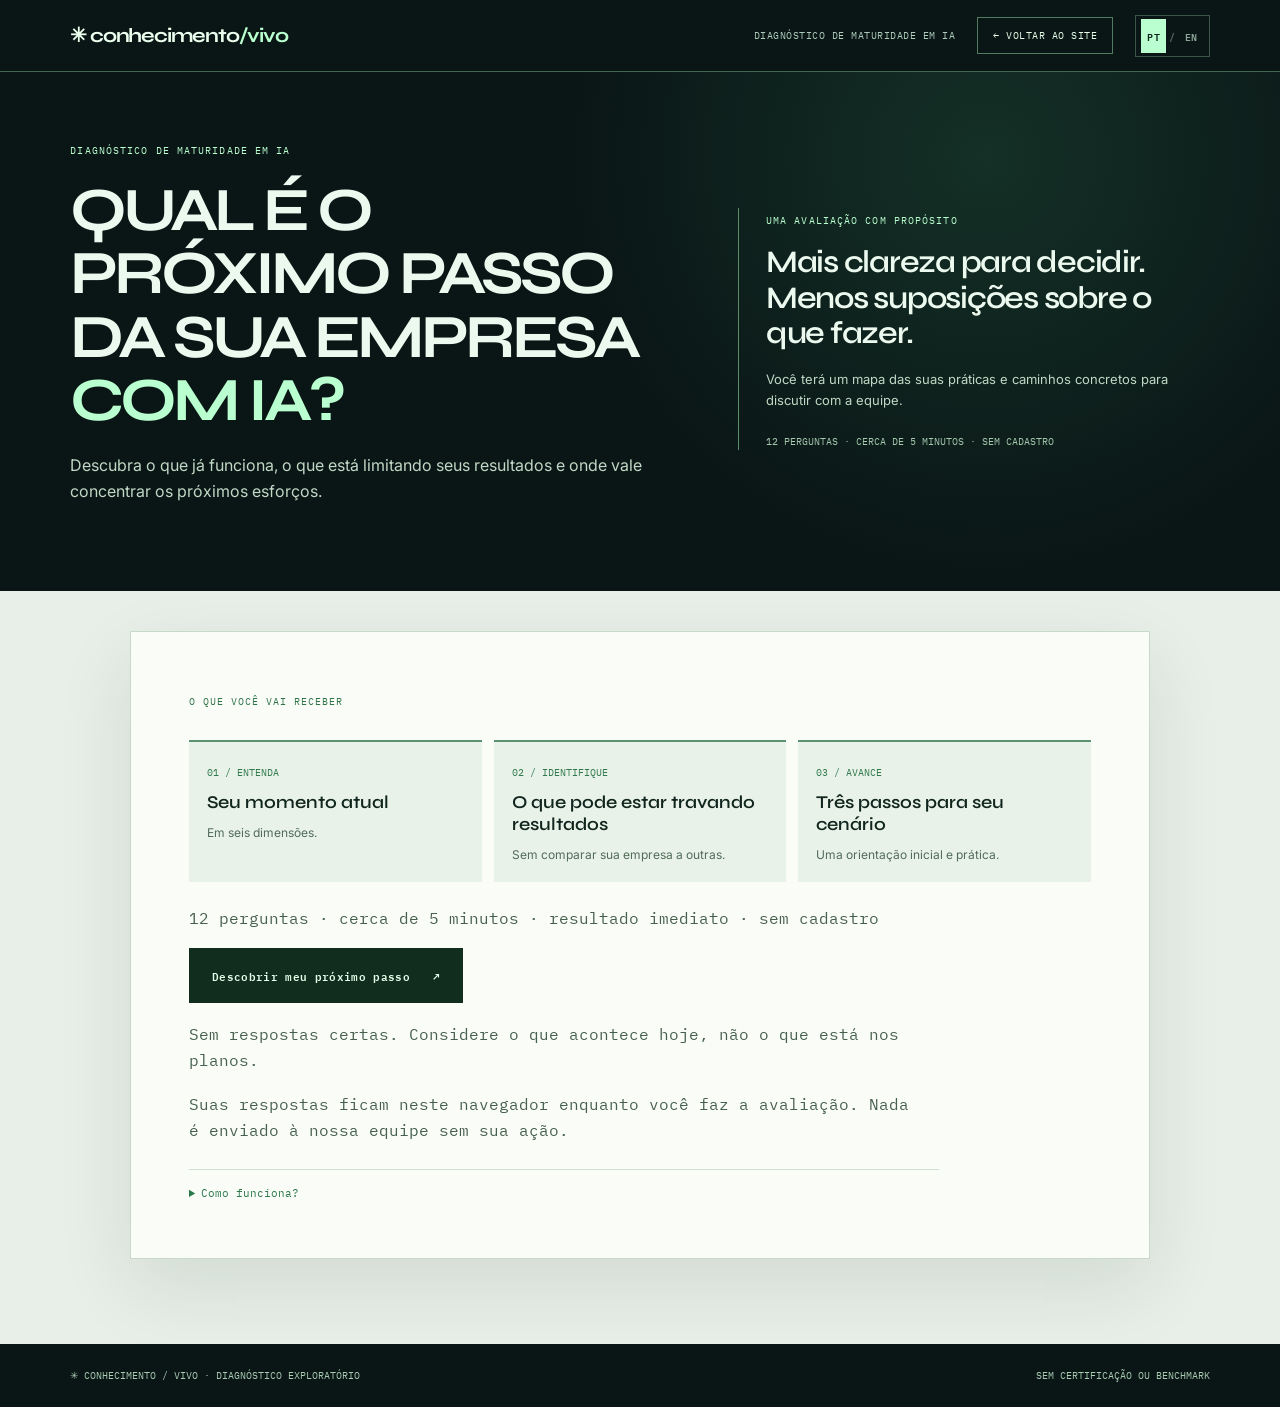
<file: diagnostico.html>
<!doctype html>
<html lang="pt-BR">
<head>
<meta charset="UTF-8"><meta name="viewport" content="width=device-width, initial-scale=1">
<meta name="theme-color" content="#0a1616">
<meta name="description" content="Descubra o que já funciona com IA na sua empresa, o que limita resultados e quais passos fazem mais sentido para evoluir. Diagnóstico gratuito e sem cadastro.">
<title>Descubra sua maturidade em IA | Conhecimento/Vivo</title>
<link rel="preconnect" href="https://fonts.googleapis.com"><link rel="preconnect" href="https://fonts.gstatic.com" crossorigin>
<link href="https://fonts.googleapis.com/css2?family=IBM+Plex+Mono:wght@400;500;600&family=Inter:wght@400;500;600;700&family=Syne:wght@500;600;700;800&display=swap" rel="stylesheet">
<style>
:root{--bg:#e8eee8;--ink:#10251d;--ink2:#2b4435;--muted:#627469;--line:#bdcebf;--accent:#b9ffcf;--soft:#d6e6d9;--display:Syne,Arial,sans-serif;--mono:'IBM Plex Mono',monospace}
*{box-sizing:border-box}
html{scroll-behavior:smooth}
body{margin:0;background:var(--bg);color:var(--ink);font-family:Inter,Arial,sans-serif;-webkit-font-smoothing:antialiased}
a{color:inherit;text-decoration:none}
button,input{font:inherit}
button{cursor:pointer}
button:focus-visible,a:focus-visible,input:focus-visible,summary:focus-visible{outline:3px solid #3c9c60;outline-offset:3px}
[hidden]{display:none!important}
.topbar{height:72px;background:#0a1616;color:#eaffed;padding:0 5.5%;display:flex;align-items:center;justify-content:space-between;gap:20px;border-bottom:1px solid #436651}
.brand{font:700 20px var(--display);letter-spacing:-.06em;white-space:nowrap}
.brand b{color:var(--accent)}
.topbar-right{display:flex;align-items:center;gap:22px;font:10px var(--mono);letter-spacing:.05em;color:#adccba}
.topbar-right a{padding:11px 15px;border:1px solid #527a60;color:#e8ffe9}
.topbar-right a:hover{background:#1c4531}
.intro{background:#0a1616;color:#ecf9ef;padding:66px 5.5% 70px;position:relative;overflow:hidden}
.intro::before{content:"";position:absolute;right:-12%;top:-70%;width:70%;aspect-ratio:1;background:radial-gradient(circle,#28644855,transparent 65%);pointer-events:none}
.intro-inner{position:relative;max-width:1260px;margin:auto;display:grid;grid-template-columns:1.1fr .9fr;gap:8%;align-items:center}
.eyebrow,.small-label{font:10px var(--mono);letter-spacing:.11em;color:#b9ffcf;text-transform:uppercase}
.intro h1{font:700 clamp(35px,4.8vw,75px)/1.03 var(--display);letter-spacing:-.065em;margin:21px 0 20px}
.intro h1 em{color:var(--accent);font-style:normal}
.intro p{color:#c0d8c5;max-width:645px;font-size:16px;line-height:1.65}
.intro-panel{border-left:1px solid #5a8e68;padding-left:27px}
.intro-panel .small-label{color:#b9ffcf}
.intro-panel strong{display:block;font:600 clamp(21px,2.45vw,36px)/1.13 var(--display);letter-spacing:-.04em;margin:17px 0}
.intro-panel p{font-size:13px;line-height:1.6;margin:0}
.intro-panel .mini{font:10px/1.6 var(--mono);color:#a4c8ae;margin-top:24px;display:block}
.shell{max-width:1160px;margin:auto;padding:40px 5.5% 85px}
.main-panel{background:#fafcf8;border:1px solid #c8d9ca;box-shadow:0 28px 70px #1d3e271b;min-width:0}
.start{padding:clamp(27px,4.5vw,64px)}
.start-kicker,.chapter-index{font:10px var(--mono);letter-spacing:.1em;color:#327449}
.chapter-head h2{font:700 clamp(30px,4vw,55px)/1.08 var(--display);letter-spacing:-.058em;margin:20px 0 16px}
.start>p{max-width:730px;font-size:16px;line-height:1.6;color:#47604e}
.start-feature{display:grid;grid-template-columns:repeat(3,minmax(0,1fr));gap:12px;margin:31px 0 24px}
.start-feature>div{border-top:2px solid #5b9271;background:#e9f2e9;padding:18px;min-height:125px}
.start-feature span{font:10px var(--mono);color:#317a4d}
.start-feature strong{display:block;font:600 18px var(--display);margin:11px 0 8px}
.start-feature small{font-size:12px;line-height:1.5;color:#526c59}
.primary{display:inline-flex;gap:23px;align-items:center;justify-content:space-between;padding:17px 22px;background:#112d1d;color:#e4ffe9;border:1px solid #112d1d;font:600 11px var(--mono);letter-spacing:.03em}
.primary:hover{background:#246943}
.secondary{display:inline-flex;gap:14px;align-items:center;justify-content:center;padding:15px 20px;color:#214c34;background:transparent;border:1px solid #91b299;font:11px var(--mono)}
.secondary:hover{background:#e3f0e4}
.fine{display:block;font:10px/1.65 var(--mono);color:#637969;margin-top:19px}
.method{border-top:1px solid #cee0cf;padding-top:16px;margin-top:26px;max-width:750px}
.method summary{color:#2b784a;font:11px var(--mono);cursor:pointer}
.method p{font:13px/1.65 Inter,Arial,sans-serif;color:#54705e}
.phase-head{padding:24px clamp(21px,4.6vw,55px) 20px;border-bottom:1px solid #d1e1d3}
.phase-top{display:flex;align-items:center;justify-content:space-between;gap:12px}
.phase-top .chapter-index:last-child{color:#6e8572}
.track{height:4px;background:#dce9de;margin-top:19px}
.track-fill{height:100%;width:0;background:#358a55;transition:width .25s}
.chapter-head{padding:30px clamp(21px,4.6vw,55px) 12px}
.chapter-head h2{margin:8px 0 9px;font-size:clamp(22px,2.9vw,39px)}
.chapter-head p{font-size:13px;line-height:1.65;color:#54705d;margin:0}
.question-list{padding:20px clamp(21px,4.6vw,55px)}
.question{border:0;margin:0;padding:0;min-width:0}
.question-number{font:10px var(--mono);color:#4a7f56;letter-spacing:.09em;margin:0 0 17px;display:block}
.question h3{font:650 clamp(24px,3vw,41px)/1.18 var(--display);letter-spacing:-.05em;margin:0 0 15px;max-width:860px}
.question p{font-size:13px;line-height:1.6;color:#5e7464;margin:0 0 22px}
.options{display:grid;grid-template-columns:1fr;gap:9px}
.option{display:flex;gap:14px;align-items:flex-start;padding:15px 17px;border:1px solid #c8dbc9;background:#f9fcf7;cursor:pointer;transition:background .15s,border-color .15s}
.option:hover{border-color:#7ab08b;background:#edf7ed}
.option input{width:18px;height:18px;margin:1px 0 0;flex:none;accent-color:#267a4b}
.option span{font-size:14px;line-height:1.5;color:#284432}
.option:has(input:checked){background:#e6f5e9;border-color:#297747;box-shadow:inset 3px 0 #297747}
.unknown{background:none;border:0;border-bottom:1px solid #a9c4af;color:#3c7451;font:11px var(--mono);padding:9px 0;margin-top:18px}
.unknown.active{color:#0d4729;font-weight:600;border-color:#39774b}
.form-bottom{padding:23px clamp(21px,4.6vw,55px);border-top:1px solid #d4e1d5;display:flex;align-items:center;justify-content:space-between;gap:20px}
.validation{color:#914731;font:11px/1.5 var(--mono);margin:0;max-width:360px;min-height:16px}
.form-actions{display:flex;gap:10px;align-items:center}
.insight{padding:clamp(30px,5vw,70px)}
.insight .small-label{color:#307d4d}
.insight h2{font:700 clamp(32px,4vw,56px)/1.12 var(--display);letter-spacing:-.055em;margin:20px 0}
.insight p{font-size:16px;line-height:1.7;color:#506b55;max-width:730px;margin-bottom:35px}
.results-header{background:#102820;color:#edfff0;padding:38px clamp(24px,4.6vw,55px)}
.results-header .chapter-index{color:#b9ffcf}
.results-header h2{font:700 clamp(30px,4vw,55px)/1.1 var(--display);letter-spacing:-.06em;margin:17px 0}
.results-header h2 em{color:#b9ffcf;font-style:normal}
.results-header p{max-width:760px;color:#b7d4be;font-size:14px;line-height:1.65}
.report-body{padding:30px clamp(20px,4.6vw,55px) 48px}
.block-title{font:700 clamp(22px,2.7vw,37px)/1.12 var(--display);letter-spacing:-.045em;margin:40px 0 12px}
.block-sub{font-size:13px;line-height:1.6;color:#55705d;margin:0 0 23px}
.gap-cards{display:grid;grid-template-columns:repeat(3,minmax(0,1fr));gap:12px}
.gap-card{padding:21px 18px;background:#e6f1e6;border-top:3px solid #408c56}
.gap-card small{font:10px/1.5 var(--mono);color:#3f8054;display:block}
.gap-card strong{display:block;font:650 17px/1.25 var(--display);margin:12px 0 9px}
.gap-card p{font-size:12px;line-height:1.65;color:#4b6452;margin:0}
.confidence{font:11px/1.65 var(--mono);padding:17px 19px;background:#fff1d8;color:#735527;border:1px solid #ddc594;margin-top:18px}
.score-intro{display:flex;justify-content:space-between;align-items:center;gap:23px;border-top:1px solid #d0e0d0;padding-top:25px}
.bigscore{font:700 clamp(50px,8vw,110px)/1 var(--display);color:#247c4d;letter-spacing:-.08em;white-space:nowrap}
.bigscore small{font:17px var(--mono);color:#63856c;letter-spacing:0}
.score-intro>div>span{font:10px var(--mono);color:#57705c}
.score-intro>div>strong{display:block;font:650 21px/1.25 var(--display);margin:10px 0}
.score-intro>div>p{font-size:13px;line-height:1.5;color:#58715e}
.radar-block{display:grid;grid-template-columns:.95fr 1.05fr;gap:5%;align-items:center;padding:29px 0;border-bottom:1px solid #c3d6c6}
.radar-wrap{min-width:0;max-width:420px;margin:auto}
.radar-wrap svg{display:block;width:100%;height:auto;overflow:visible}
.bars{display:flex;flex-direction:column;gap:15px}
.metric-line{display:flex;justify-content:space-between;gap:10px;align-items:center;font:12px var(--mono)}
.metric-line b{color:#247b4d}
.bar{background:#e0ebe1;height:5px;margin-top:8px}
.bar span{background:#247b4d;height:100%;display:block}
.mini-note{font:11px/1.7 var(--mono);color:#67806f}
.levels{display:grid;grid-template-columns:repeat(5,minmax(0,1fr));gap:8px}
.level{padding:14px 10px;border:1px solid #c8daca;background:#f4f8f2;min-width:0}
.level.current{background:#143726;color:#f4fff3;border-color:#143726}
.level b{font:11px var(--mono);display:block;color:#4a8c5a}
.level.current b{color:#b9ffcf}
.level strong{display:block;font:600 12px/1.3 var(--display);margin:14px 0 6px}
.level span{font-size:10px;line-height:1.4;color:#6c816f;display:block}
.level.current span{color:#b4d2bc}
.focus-select{display:grid;grid-template-columns:repeat(4,minmax(0,1fr));gap:9px;margin:24px 0}
.focus-select button{text-align:left;border:1px solid #b9d1bd;background:#f1f8f1;padding:14px 11px;color:#34533e;font:11px/1.4 var(--mono)}
.focus-select button[aria-pressed="true"]{background:#153c2b;border-color:#153c2b;color:#eaffee}
.focus-card{background:#e8f2e8;border:1px solid #b8d3bd;padding:24px}
.focus-card h4{font:650 clamp(18px,2vw,28px)/1.2 var(--display);letter-spacing:-.035em;margin:0 0 14px}
.focus-card p{font-size:13px;line-height:1.6;color:#3d5f48}
.focus-card b{color:#1c6b3b}
.action-list{display:grid;grid-template-columns:repeat(3,minmax(0,1fr));gap:10px}
.action-list article{padding:20px 15px;border-top:2px solid #397e51;background:#e8f1e8}
.action-list small{font:11px var(--mono);color:#387b4b}
.action-list p{font-size:13px;line-height:1.55;color:#405b48}
.next{margin-top:38px;padding:30px;background:#d9ecdb;border:1px solid #9cbea4}
.next>span{font:10px var(--mono);color:#2e7547}
.next h3{font:700 clamp(23px,2.8vw,40px)/1.13 var(--display);letter-spacing:-.04em;margin:16px 0}
.next p{max-width:850px;font-size:13px;line-height:1.65;color:#45634d}
.report-actions{display:flex;flex-wrap:wrap;gap:9px;margin-top:25px}
.disclaimer{font:10px/1.7 var(--mono);color:#62796a;margin-top:22px}
.contact{border-top:1px solid #aec9b0;margin-top:22px;padding-top:20px}
.contact p{font-size:13px;line-height:1.65;color:#4b6b54}
.contact-actions{display:flex;gap:8px;flex-wrap:wrap}
.foot{background:#0a1616;color:#a8cbb2;padding:25px 5.5%;display:flex;justify-content:space-between;gap:16px;font:10px var(--mono)}
@media(max-width:850px){.intro-inner{grid-template-columns:1fr;gap:25px}.intro-panel{padding:20px 0 0;border-left:0;border-top:1px solid #648a6c}.radar-block{grid-template-columns:1fr}.radar-wrap{max-width:380px}}
@media(max-width:600px){.topbar{height:65px;padding:0 5%}.brand{font-size:16px}.topbar-right span{display:none}.topbar-right a{padding:9px;font-size:9px}.intro{padding:42px 5%}.intro h1{font-size:clamp(35px,9vw,55px)}.intro p{font-size:14px}.shell{padding:23px 4% 65px}.start{padding:25px 17px}.start h2{font-size:31px}.start-feature{grid-template-columns:1fr;gap:7px}.start-feature>div{min-height:0;padding:12px}.start-feature strong{margin:5px 0}.chapter-head{padding:23px 17px 10px}.chapter-head h2{font-size:25px}.phase-head{padding:20px 17px}.question-list{padding:18px 17px}.question h3{font-size:25px}.question p{font-size:12px}.option{padding:12px}.option span{font-size:12px}.form-bottom{padding:18px 17px;display:block}.validation{margin-bottom:12px}.form-actions{justify-content:space-between}.form-actions>*{flex:1}.form-actions .primary,.form-actions .secondary{padding:13px 10px;font-size:10px}.insight{padding:29px 18px}.insight h2{font-size:30px}.results-header{padding:30px 18px}.report-body{padding:25px 17px}.gap-cards,.action-list{grid-template-columns:1fr}.score-intro{display:block}.score-intro>div+div{margin-top:18px}.levels{grid-template-columns:1fr}.level{display:grid;grid-template-columns:30px 1fr;gap:6px}.level b{grid-row:1/3}.level strong{margin:0}.level span{grid-column:2}.focus-select{grid-template-columns:repeat(2,1fr)}.next{padding:20px 16px}.report-actions .primary,.report-actions .secondary{width:100%}.foot{flex-direction:column}}
@media print{.topbar,.intro,.start,.quiz,.insight,.phase-head,.report-actions,.contact,.foot{display:none!important}body{background:white}.shell{max-width:none;padding:0}.main-panel{border:0;box-shadow:none}.results{display:block!important}.results-header{print-color-adjust:exact;-webkit-print-color-adjust:exact}.gap-cards,.levels,.action-list,.focus-card{break-inside:avoid}}
@media(prefers-reduced-motion:reduce){*,*:before,*:after{scroll-behavior:auto!important;transition:none!important}}

/* V15: isolated language selector; no changes to questionnaire behaviour */
.locale-switch{display:inline-flex;align-items:center;gap:3px;border:1px solid #7da68b70;padding:3px 5px;color:#c4e4d0;font:600 10px var(--mono);flex-shrink:0;white-space:nowrap}
.topbar-right .locale-switch a{border:0;background:transparent;padding:8px 6px;color:inherit;opacity:.7}
.topbar-right .locale-switch a[aria-current="page"]{background:var(--accent);color:#0c2417;opacity:1}
.topbar-right .locale-switch a:hover{opacity:1}
.locale-switch .separator{opacity:.4}
@media(max-width:600px){.topbar-right{gap:9px}.locale-switch{padding:2px 3px}.topbar-right .locale-switch a{padding:7px 4px}}
@media(max-width:380px){.topbar{gap:8px}.brand{font-size:14px}.topbar-right a{padding:7px}}
</style>
<link rel="stylesheet" href="mobile-v16.css">
<link rel="alternate" hreflang="pt-BR" href="diagnostico.html"><link rel="alternate" hreflang="en-GB" href="diagnostico-en.html"></head>
<body>
<header class="topbar"><a class="brand" href="index.html#diagnostico" aria-label="Conhecimento Vivo, voltar ao site">✳ conhecimento<b>/vivo</b></a><div class="topbar-right"><span>DIAGNÓSTICO DE MATURIDADE EM IA</span><a href="index.html#diagnostico">← VOLTAR AO SITE</a><div class="locale-switch" role="group" aria-label="Idioma do diagnóstico"><a href="diagnostico.html" lang="pt-BR" hreflang="pt-BR" aria-current="page" aria-label="Português (Brasil)">PT</a><span class="separator" aria-hidden="true">/</span><a href="diagnostico-en.html" lang="en-GB" hreflang="en-GB" aria-label="English (United Kingdom)">EN</a></div></div></header>
<section class="intro" aria-labelledby="pageTitle"><div class="intro-inner"><div><span class="eyebrow">DIAGNÓSTICO DE MATURIDADE EM IA</span><h1 id="pageTitle">QUAL É O PRÓXIMO PASSO DA SUA EMPRESA <em>COM IA?</em></h1><p>Descubra o que já funciona, o que está limitando seus resultados e onde vale concentrar os próximos esforços.</p></div><div class="intro-panel"><span class="small-label">UMA AVALIAÇÃO COM PROPÓSITO</span><strong>Mais clareza para decidir. Menos suposições sobre o que fazer.</strong><p>Você terá um mapa das suas práticas e caminhos concretos para discutir com a equipe.</p><span class="mini">12 PERGUNTAS · CERCA DE 5 MINUTOS · SEM CADASTRO</span></div></div></section>
<main class="shell"><div class="main-panel">
<section class="start" id="startView" aria-labelledby="startTitle"><span class="start-kicker">O QUE VOCÊ VAI RECEBER</span><div class="start-feature"><div><span>01 / ENTENDA</span><strong>Seu momento atual</strong><small>Em seis dimensões.</small></div><div><span>02 / IDENTIFIQUE</span><strong>O que pode estar travando resultados</strong><small>Sem comparar sua empresa a outras.</small></div><div><span>03 / AVANCE</span><strong>Três passos para seu cenário</strong><small>Uma orientação inicial e prática.</small></div></div><p class="fine">12 perguntas · cerca de 5 minutos · resultado imediato · sem cadastro</p><button class="primary" id="begin" type="button">Descobrir meu próximo passo <span>↗</span></button><p class="fine">Sem respostas certas. Considere o que acontece hoje, não o que está nos planos.</p><p class="fine">Suas respostas ficam neste navegador enquanto você faz a avaliação. Nada é enviado à nossa equipe sem sua ação.</p><details class="method"><summary>Como funciona?</summary><p>Analisamos adoção, resultados, conhecimento, controles, processos e gestão. O relatório é uma orientação inicial baseada nas suas respostas — não uma auditoria ou certificação.</p></details></section>
<section class="quiz" id="quizView" hidden aria-labelledby="chapterTitle"><div class="phase-head"><div class="phase-top"><span class="chapter-index" id="phaseLabel">ETAPA 1 DE 3</span><span class="chapter-index" id="questionCount">PERGUNTA 01 DE 12</span></div><div class="track" aria-hidden="true"><div class="track-fill" id="progressFill"></div></div></div><div class="chapter-head"><h2 id="chapterTitle"></h2><p id="chapterDescription"></p></div><form id="quizForm" novalidate><div class="question-list" id="questionList"></div><div class="form-bottom"><p class="validation" id="validation" aria-live="polite" role="alert"></p><div class="form-actions"><button class="secondary" id="back" type="button">← Voltar</button><button class="primary" id="next" type="submit">Continuar <span>→</span></button></div></div></form></section>
<section class="insight" id="insightView" hidden aria-labelledby="insightTitle"><span class="small-label" id="insightLabel">UMA OBSERVAÇÃO PARA LEVAR ADIANTE</span><h2 id="insightTitle" tabindex="-1"></h2><p id="insightText"></p><div class="form-actions"><button class="secondary" id="insightBack" type="button">← Voltar</button><button class="primary" id="insightNext" type="button">Continuar <span>→</span></button></div></section>
<section class="results" id="resultsView" hidden aria-labelledby="resultsTitle"><div class="results-header"><span class="chapter-index">SEU DIAGNÓSTICO · LEITURA INICIAL</span><h2 id="resultsTitle" tabindex="-1">SEU PRÓXIMO AVANÇO ESTÁ EM <em id="mainAction"></em></h2><p id="reportDate" class="mini-note"></p><p id="resultsIntro">O relatório transforma suas respostas em hipóteses práticas. Você pode revisá-las com a equipe, sem compartilhar seus dados.</p></div><div class="report-body">
<div class="gap-cards" id="summaryCards" aria-label="Sua força, desafio e próximo passo"></div><div class="confidence" id="confidenceWarning" hidden></div>
<h3 class="block-title">SEU MOMENTO EM IA</h3><p class="block-sub">Esta é uma referência inicial baseada nas práticas que você descreveu, não uma comparação de mercado.</p><div class="score-intro"><div><span>ÍNDICE EXPLORATÓRIO / 0–100</span><div class="bigscore" id="totalScore">—<small>/100</small></div></div><div><span>ESTÁGIO INDICATIVO</span><strong id="stageName"></strong><p id="stageDescription"></p></div></div><p class="mini-note">Maturidade não é automatizar tudo. O estágio mais adequado depende dos objetivos e dos riscos do negócio.</p>
<h3 class="block-title">AS SEIS DIMENSÕES DO SEU CENÁRIO</h3><p class="block-sub">Um panorama para entender onde existem fundamentos consolidados e onde vale investigar antes de ampliar os usos.</p><div class="radar-block"><div class="radar-wrap" id="radar"></div><div class="bars" id="bars"></div></div><p class="mini-note">As pontuações refletem as respostas informadas. Uma nota alta não significa risco zero; uma nota baixa não significa que sua empresa precisa de agentes em todos os processos.</p>
<h3 class="block-title">POR ONDE VALE COMEÇAR</h3><p class="block-sub">Não se trata de resolver tudo. Trata-se de escolher o que destrava o próximo resultado.</p><div class="gap-cards" id="priorityCards"></div><p class="mini-note" id="priorityReason"></p>
<h3 class="block-title">ONDE VOCÊ GOSTARIA DE VER RESULTADO PRIMEIRO?</h3><p class="block-sub">Escolha uma frente para ver um exemplo de aplicação. Isso não altera sua pontuação.</p><div class="focus-select" id="focusSelect" role="group" aria-label="Frente de interesse"><button type="button" data-focus="analistas" aria-pressed="false">Rotina de analistas</button><button type="button" data-focus="gestao" aria-pressed="false">Gestão do time</button><button type="button" data-focus="clientes" aria-pressed="false">Atendimento a clientes</button><button type="button" data-focus="descobrir" aria-pressed="true">Ainda quero descobrir</button></div><div class="focus-card" id="focusCard" aria-live="polite"></div><p class="mini-note">Exemplos ilustrativos, não promessas de automação ou de economia. A viabilidade depende das fontes, integrações e limites de cada operação.</p>
<h3 class="block-title">SEU PRÓXIMO PASSO NÃO PRECISA SER GRANDE. PRECISA SER CLARO.</h3><div class="action-list" id="actionList"></div><p class="mini-note" id="teamQuestion"></p>
<h3 class="block-title">UMA JORNADA DE CINCO NÍVEIS</h3><div class="levels" id="levels"></div>
<div class="next"><span>SE QUISER IR ALÉM DO DIAGNÓSTICO</span><h3>Quer uma segunda leitura para transformar esse mapa em uma decisão?</h3><p>Podemos conversar sobre o que suas respostas sugerem, identificar uma oportunidade concreta e discutir se vale testar um piloto — ou se primeiro precisamos organizar as bases.</p><div class="report-actions"><button class="primary" id="contactOpen" type="button">Conversar sobre meu próximo passo <span>↗</span></button><button class="secondary" type="button" id="print">Salvar meu relatório em PDF ↗</button><button class="secondary" type="button" id="copy">Copiar resumo para compartilhar</button><button class="secondary" type="button" id="restart">Refazer diagnóstico</button></div><p class="fine">O relatório já é seu. Compartilhá-lo e conversar conosco é opcional.</p><div class="contact" id="contactPanel" hidden><h4>Vamos conversar a partir do seu cenário?</h4><p>Você pode copiar o resumo e levá-lo à equipe. O envio de solicitações ainda não está disponível nesta versão de demonstração, pois não há um canal de contato configurado.</p><div class="contact-actions"><button class="secondary" type="button" id="copyContact">Copiar resumo do diagnóstico</button><button class="secondary" type="button" id="contactClose">Voltar ao relatório</button></div></div><p id="copyFeedback" class="mini-note" role="status" aria-live="polite"></p></div>
<p class="disclaimer">Este diagnóstico é exploratório, baseado em respostas autodeclaradas, e não constitui auditoria, certificação ou projeção financeira. Indicadores e cortes não foram validados como benchmark de mercado. A viabilidade de qualquer aplicação exige avaliação técnica, participação de especialistas e análise dos riscos. As respostas não são enviadas a servidores por esta página.</p></div></section>
</div></main><footer class="foot"><span>✳ CONHECIMENTO / VIVO · DIAGNÓSTICO EXPLORATÓRIO</span><span>SEM CERTIFICAÇÃO OU BENCHMARK</span></footer>
<script>(function(){
'use strict';
const dimensions=[
 {id:'adocao',label:'Adoção pela equipe',short:'Adoção',action:'transformar bons usos em práticas de equipe',strength:'Existem práticas relatadas que podem ser compartilhadas e consolidadas.',risk:'a repetição das boas práticas entre equipes',steps:['Escolha uma tarefa frequente e registre um modo de usar IA que funcionou.','Defina uma pessoa responsável por atualizar o exemplo e compartilhá-lo.','Veja se outra pessoa consegue repetir o resultado com qualidade.'],owner:'Liderança da equipe',proof:'Um exemplo reproduzido com qualidade'},
 {id:'resultados',label:'Resultados',short:'Resultados',action:'medir o valor do que vocês já fazem',strength:'Há relatos de critérios ou medições que ajudam a identificar valor.',risk:'a escolha de aplicações que geram impacto',steps:['Escolha um processo e registre tempo, retrabalho ou qualidade atuais.','Defina uma meta concreta para o teste.','Compare a execução antes e depois, incluindo revisão humana.'],owner:'Responsável pelo processo',proof:'Uma medida antes e depois'},
 {id:'conhecimento',label:'Conhecimento interno',short:'Conhecimento',action:'tornar a experiência da empresa acessível',strength:'Há critérios e fontes relatados que podem orientar aplicações mais consistentes.',risk:'o acesso a critérios e respostas confiáveis',steps:['Documente cinco dúvidas recorrentes e os critérios que especialistas usam.','Organize fontes, responsáveis e data de revisão.','Teste casos comuns e exceções com um especialista.'],owner:'Especialista da área',proof:'Fontes e casos revisados'},
 {id:'seguranca',label:'Segurança e qualidade',short:'Segurança',action:'criar controles para avançar com confiança',strength:'Há práticas relatadas de proteção e avaliação a desenvolver com as equipes.',risk:'a ampliação segura das soluções',steps:['Identifique dados que não podem ser compartilhados sem avaliação.','Defina permissões e casos de teste com revisão humana.','Verifique falhas, fontes e limites antes de ampliar uso.'],owner:'Responsável pela solução e proteção de dados',proof:'Casos de teste e permissões revistos'},
 {id:'processos',label:'Processos e integrações',short:'Processos',action:'ligar a IA ao trabalho que precisa acontecer',strength:'Há iniciativas relatadas que ligam IA a etapas reais dos processos.',risk:'a execução consistente de tarefas e fluxos',steps:['Mapeie uma atividade repetitiva com início, fim e responsável.','Verifique sistemas, acessos e possibilidades de integração.','Teste execução limitada e acompanhe exceções.'],owner:'Responsável operacional',proof:'Um fluxo delimitado avaliado'},
 {id:'gestao',label:'Gestão de agentes',short:'Gestão',action:'definir como as soluções serão acompanhadas',strength:'Há iniciativas relatadas de supervisão e responsabilidade pelos agentes.',risk:'a supervisão e evolução das capacidades digitais',steps:['Defina o que a solução pode executar e o que exige aprovação.','Atribua donos de negócio e técnico, com forma de interromper a execução.','Revise ações, erros, versões e indicadores periodicamente.'],owner:'Gestor responsável e equipe técnica',proof:'Aprovações e revisões registradas'}
];
const phases=[
 {title:'Pessoas e resultados',entry:'A IA já faz parte da rotina. Mas o que ela muda de verdade?',help:'Vamos olhar para o que as equipes fazem e para o que a empresa consegue comprovar.',questions:[
  {dim:'adocao',q:'Hoje, como a IA aparece no trabalho da sua equipe?',help:'Considere o uso mais comum, não apenas quem é entusiasta.',options:['Ainda não faz parte da rotina.','Algumas pessoas testam por iniciativa própria.','O uso é frequente, mas cada pessoa faz de um jeito.','Temos práticas compartilhadas para tarefas definidas.','Faz parte de rotinas com responsáveis e revisão.']},
  {dim:'adocao',q:'Quando alguém descobre um bom uso de IA, o que acontece?',help:'Uma boa ideia se multiplica — ou fica com quem a criou?',options:['Ainda não temos usos relevantes para compartilhar.','O aprendizado costuma ficar com a pessoa.','Compartilhamos dicas de maneira informal.','Registramos instruções e exemplos reutilizáveis.','Revisamos e disseminamos boas práticas entre equipes.']},
  {dim:'resultados',q:'Como vocês decidem onde vale aplicar IA?',help:'Pense na escolha dos casos de uso, não na ferramenta.',options:['Ainda não escolhemos casos de uso.','Testamos novidades conforme surgem.','Priorizamos tarefas que parecem mais rápidas com IA.','Escolhemos processos com problemas e objetivos claros.','Priorizamos por impacto, viabilidade e riscos.']},
  {dim:'resultados',q:'Como vocês sabem se a IA está melhorando o trabalho?',help:'Perceber ganho é um começo; demonstrá-lo ajuda a decidir.',options:['Ainda não avaliamos resultados.','O ganho é percebido pelas pessoas.','Temos exemplos de tempo ou retrabalho reduzido.','Medimos antes e depois em alguns processos.','Acompanhamos qualidade, tempo e impacto ao longo do tempo.']}
 ]},
 {title:'Conhecimento e confiança',entry:'Uma boa IA precisa conhecer seu negócio — e respeitar seus limites.',help:'Agora vamos olhar para fontes, critérios, segurança e qualidade.',questions:[
  {dim:'conhecimento',q:'Se uma pessoa experiente se ausentar, onde ficam os critérios das decisões difíceis?',help:'Inclua regras, exceções e o contexto que nem sempre está nos manuais.',options:['Principalmente na experiência de algumas pessoas.','Espalhados em conversas, arquivos e mensagens.','Em procedimentos que cobrem apenas parte dos casos.','Em documentos organizados e revisados por responsáveis.','Em uma base atualizada com critérios, casos e exceções.']},
  {dim:'conhecimento',q:'Se a IA precisar consultar uma regra interna, como ela encontra a informação?',help:'Pense no acesso a fontes confiáveis durante uma tarefa.',options:['Ainda não consulta informações da empresa.','Alguém copia e cola o conteúdo a cada uso.','Usamos arquivos anexados em projetos específicos.','Consulta fontes autorizadas e identificáveis.','Consulta fontes controladas, atualizadas e rastreáveis.']},
  {dim:'seguranca',q:'Como vocês definem o que pode ser compartilhado ou feito com IA?',help:'Considere dados sensíveis, fornecedores, permissões e responsáveis.',options:['Ainda não existem orientações claras.','Cada pessoa decide por conta própria.','Há orientações, mas pouco acompanhamento.','Existem regras, permissões e responsáveis definidos.','Os controles são verificados e atualizados regularmente.']},
  {dim:'seguranca',q:'Quando a IA erra, como o problema é descoberto e corrigido?',help:'Vale para respostas imprecisas, regras antigas e casos fora do padrão.',options:['Ainda não avaliamos as respostas.','Corrigimos quando alguém percebe um erro.','Especialistas revisam respostas mais importantes.','Temos casos de teste e critérios de qualidade.','Testamos novamente após mudanças e acompanhamos falhas.']}
 ]},
 {title:'Processos e gestão',entry:'A pergunta final: até onde a IA ajuda a entregar trabalho real?',help:'Não é preciso automatizar tudo. É preciso saber o que vale executar, sob quais condições e com quem responsável.',questions:[
  {dim:'processos',q:'Hoje, o que a IA consegue fazer dentro dos processos?',help:'Diferencie produzir uma resposta de concluir uma etapa do trabalho.',options:['Ainda não participa dos processos.','Produz textos ou análises quando alguém solicita.','Apoia etapas definidas de alguns processos.','Executa tarefas delimitadas com ferramentas autorizadas.','Opera fluxos acompanhados, com exceções e indicadores.']},
  {dim:'processos',q:'Como a IA acessa os sistemas em que o trabalho acontece?',help:'Por exemplo: CRM, ERP, documentos, tickets ou gestão de tarefas.',options:['Não se conecta aos nossos sistemas.','Uma pessoa transfere os dados manualmente.','Usamos anexos, exportações ou automações isoladas.','Temos integrações com acessos e funções definidos.','As integrações são monitoradas, testadas e mantidas.']},
  {dim:'gestao',q:'Quando uma tarefa foge do padrão, quem decide o que o agente pode fazer?',help:'A autonomia precisa combinar com o risco da tarefa.',options:['Ainda não usamos agentes que executam tarefas.','Cada ação é revisada por uma pessoa, sem critérios claros.','Há regras de revisão, mas ainda informais.','Existem regras claras para agir ou pedir aprovação.','Há limites por risco, registro de ações e intervenção prevista.']},
  {dim:'gestao',q:'Depois que uma solução com IA entra em uso, quem acompanha sua evolução?',help:'Pense em qualidade, manutenção e quem responde pelos resultados.',options:['Ainda não temos soluções em operação.','Quem criou a solução cuida dela quando necessário.','Existe acompanhamento técnico, sem rotina de negócio.','Há responsáveis de negócio e revisão periódica.','Acompanhamos desempenho, versões, riscos e melhorias.']}
 ]}
];
const allQuestions=phases.flatMap(p=>p.questions);
const levels=[
 ['Primeiros passos','A empresa ainda explora possibilidades e depende de iniciativas pontuais.'],
 ['Uso em expansão','A IA começa a circular entre pessoas e tarefas, mas ainda há pouca padronização.'],
 ['Aplicações estruturadas','Casos de uso, fontes e responsabilidades começam a dar consistência aos resultados.'],
 ['Operação supervisionada','Processos delimitados passam a contar com integrações, critérios e acompanhamento.'],
 ['Capacidades geridas','A empresa acompanha o desempenho das soluções e evolui suas capacidades com governança.']
];
const focusData={
 analistas:{title:'Menos tempo reunindo informação. Mais tempo analisando.',potential:'Um agente pode consultar documentação, políticas e dados autorizados, apoiar relatórios, estruturar e-mails e recuperar argumentos comerciais revisados.',require:'Fontes atualizadas, exemplos de entregas boas e regras de acesso.',evaluate:'Tempo de preparação, correções necessárias e conferência de fontes.',question:'Qual relatório recorrente melhoraria se os analistas encontrassem as respostas certas mais rápido?'},
 gestao:{title:'Mais visibilidade das entregas. Menos trabalho para acompanhar.',potential:'Um agente pode organizar tarefas, consolidar andamento, sinalizar bloqueios e preparar feedback para revisão do gestor.',require:'Tarefas e responsáveis claros, acesso autorizado às ferramentas e limites para ações.',evaluate:'Atualização das tarefas, tempo de acompanhamento e qualidade do contexto para decisões.',question:'Qual rotina de acompanhamento mais consome o tempo dos gestores hoje?'},
 clientes:{title:'O cliente não deveria ficar sem contexto quando precisa de ajuda.',potential:'Um agente pode responder dúvidas frequentes fora do horário, consultar informações permitidas, acompanhar solicitações e encaminhar situações sensíveis à equipe.',require:'Base revisada, integração com histórico permitido, privacidade e critérios de encaminhamento.',evaluate:'Tempo até a primeira resposta, resolução adequada, transferências e satisfação.',question:'Em qual momento os clientes ficam esperando por uma informação que a empresa já tem?'},
 descobrir:{title:'A melhor primeira aplicação costuma surgir de um problema bem definido.',potential:'Busque tarefas recorrentes, critérios relativamente claros e pessoas dispostas a validar resultados.',require:'Uma conversa com quem executa a atividade e algumas amostras reais.',evaluate:'Tempo, qualidade, esforço de implementação e risco.',question:'Qual trabalho recorrente melhoraria se nossas pessoas encontrassem as respostas certas mais rápido?'}
};
const $=id=>document.getElementById(id);
const dom={start:$('startView'),quiz:$('quizView'),insight:$('insightView'),results:$('resultsView')};
const answers=Array(12).fill(undefined);
let screen='start',index=0,focus='descobrir',report=null;
function h(tag,cls,text){
 const node=document.createElement(tag);
 if(cls)node.className=cls;
 if(text!==undefined)node.textContent=text;
 return node;
}
function show(which){screen=which;Object.entries(dom).forEach(([name,node])=>node.hidden=name!==which);}
function scrollContent(){const y=$('startView').getBoundingClientRect().top+window.scrollY-18;window.scrollTo({top:Math.max(0,y),behavior:'auto'});}
function phaseIndex(i){return Math.floor(i/4);}
function renderQuestion(){
 show('quiz');
 const phase=phases[phaseIndex(index)],question=allQuestions[index];
 $('phaseLabel').textContent='ETAPA '+(phaseIndex(index)+1)+' DE 3 · '+phase.title.toUpperCase();
 $('questionCount').textContent='PERGUNTA '+String(index+1).padStart(2,'0')+' DE 12';
 $('progressFill').style.width=String((index+1)/12*100)+'%';
 $('chapterTitle').textContent=phase.entry;
 $('chapterDescription').textContent=phase.help;
 $('validation').textContent='';
 const root=$('questionList');root.replaceChildren();
 const field=h('fieldset','question');const legend=h('legend','question-number','PERGUNTA '+String(index+1).padStart(2,'0')+' DE 12 · '+dimensions.find(d=>d.id===question.dim).label.toUpperCase());
 const title=h('h3','',question.q);title.id='activeQuestion';title.tabIndex=-1;const hint=h('p','',question.help);const opts=h('div','options');
 field.setAttribute('aria-labelledby','activeQuestion');
 field.append(legend,title,hint);
 question.options.forEach((option,i)=>{
  const label=h('label','option'),radio=h('input'),span=h('span','',option);
  radio.type='radio';radio.name='answer';radio.value=String(i+1);radio.checked=answers[index]===i+1;
  radio.addEventListener('change',()=>{answers[index]=i+1;$('unknown').classList.remove('active');$('unknown').setAttribute('aria-pressed','false');$('validation').textContent=''});
  label.append(radio,span);opts.append(label);
 });
 field.append(opts);root.append(field);
 const unknown=h('button','unknown'+(answers[index]===null?' active':''),'Não sei responder');
 unknown.id='unknown';unknown.type='button';unknown.setAttribute('aria-pressed',String(answers[index]===null));
 unknown.addEventListener('click',()=>{
  answers[index]=null;
  opts.querySelectorAll('input').forEach(r=>r.checked=false);
  unknown.classList.add('active');unknown.setAttribute('aria-pressed','true');$('validation').textContent='';
 });
 root.append(unknown);
 title.focus({preventScroll:true});
 $('next').textContent=index===11?'Ver meu diagnóstico →':'Continuar →';
 scrollContent();
}
function getStats(){
 const axes=dimensions.map(d=>{
  const inds=allQuestions.map((q,i)=>q.dim===d.id?i:-1).filter(i=>i>=0);
  const known=inds.map(i=>answers[i]).filter(v=>Number.isInteger(v));
  return {...d,indices:inds,n:known.length,pct:known.length?Math.round((known.reduce((a,b)=>a+b,0)/known.length-1)/4*100):null};
 });
 const overall=axes.filter(d=>d.pct!==null);
 const score=overall.length?Math.round(overall.reduce((a,b)=>a+b.pct,0)/overall.length):null;
 const known=answers.filter(v=>Number.isInteger(v)).length;
 const canStage=known>=9&&axes.every(d=>d.n>0);
 const stage=canStage?Math.min(4,Math.floor(score/20)):null;
 return {axes,score,known,stage};
}
function axis(stats,id){return stats.axes.find(d=>d.id===id);}
function insightContent(number){
 const stats=getStats(),a=axis(stats,'adocao'),r=axis(stats,'resultados'),k=axis(stats,'conhecimento'),g=axis(stats,'seguranca');
 if(number===0){
  if(r.pct!==null&&r.pct<50&&a.pct!==null&&a.pct>=50)return 'Uma observação importante: usar IA com frequência não significa conhecer seu impacto. Medir um processo pode revelar onde vale investir.';
  if(a.pct!==null&&a.pct<50)return 'O primeiro avanço nem sempre exige uma nova ferramenta. Pode começar ao transformar um uso individual em prática que o time consiga repetir.';
  if(a.pct===null||r.pct===null)return 'Ainda faltam informações sobre a rotina e seus resultados. Uma conversa com quem executa o trabalho pode ajudar a completar esse retrato.';
  return 'Bom ponto de partida: transformar bons usos em resultados observáveis ajuda a escolher as próximas oportunidades com mais segurança.';
 }
 if(k.pct!==null&&k.pct<50)return 'Um agente não deveria precisar adivinhar a regra do negócio. Organizar fontes e exceções é, muitas vezes, o passo que torna respostas mais úteis.';
 if(g.pct!==null&&g.pct<50)return 'Informação disponível é importante. Saber quem pode acessá-la e como avaliar a resposta é o que permite ampliar usos com responsabilidade.';
 if(k.pct===null||g.pct===null)return 'Para avançar com responsabilidade, vale confirmar onde estão as fontes do negócio e quem define os limites de uso.';
 return 'Fontes revisadas e controles claros formam uma boa base para testar aplicações mais conectadas à operação.';
}
function renderInsight(number){
 show('insight');
 $('insightLabel').textContent='UMA DESCOBERTA · ETAPA '+(number+1)+' DE 3';
 $('insightTitle').textContent=number===0?'O USO É UM COMEÇO. O RESULTADO É O QUE IMPORTA.':'O CONTEXTO E OS LIMITES FAZEM DIFERENÇA.';
 $('insightText').textContent=insightContent(number);
 $('insightTitle').focus({preventScroll:true});
 $('insightNext').textContent=number===0?'Entender o que sustenta esses resultados →':'Ver o que já pode ganhar escala →';
 scrollContent();
}
function goBack(){
 if(screen==='insight'){index=index===4?3:7;renderQuestion();return}
 if(index===0){show('start');scrollContent();return}
 if(index===4){renderInsight(0);return}
 if(index===8){renderInsight(1);return}
 index--;renderQuestion();
}
function nextQuestion(){
 if(answers[index]===undefined){$('validation').textContent='Escolha uma alternativa ou marque “Não sei responder”.';return}
 if(index===3){index=4;renderInsight(0);return}
 if(index===7){index=8;renderInsight(1);return}
 if(index===11){renderReport();return}
 index++;renderQuestion();
}
function choosePriority(s){
 const available=s.axes.filter(d=>d.pct!==null);
 const low=available.every(d=>d.pct<50);
 const high=available.length===6&&available.every(d=>d.pct>=75);
 const r=axis(s,'resultados'),a=axis(s,'adocao'),k=axis(s,'conhecimento'),sec=axis(s,'seguranca'),proc=axis(s,'processos'),mgr=axis(s,'gestao');
 let id=null,why='';
 if(available.length===0){id='resultados';why='Nenhuma dimensão teve respostas conhecidas. Esta é uma orientação geral para reunir evidências, não uma conclusão sobre sua empresa.';}
 else if(low&&available.length>=4){
  id='resultados';why='As práticas relatadas ainda estão em formação. Começar com um processo simples e uma medida ajuda a encontrar valor sem ampliar a complexidade.';
 }else if(sec.pct!==null&&sec.pct<50&&((proc.pct!==null&&proc.pct>=50)||(mgr.pct!==null&&mgr.pct>=50))){
  id='seguranca';why='Antes de ampliar execuções, vale revisar permissões, testes e intervenção humana.';
 }else if(r.pct!==null&&r.pct<50&&a.pct!==null&&a.pct>=50){
  id='resultados';why='Você relatou uso de IA na equipe, mas resultados ainda pouco medidos. Uma linha de base pode orientar o investimento.';
 }else if(k.pct!==null&&k.pct<50&&proc.pct!==null&&proc.pct>=50){
  id='conhecimento';why='Há uso em processos, mas as fontes e os critérios do negócio ainda merecem atenção antes de ampliar.';
 }else if(high){
  const ordered=[...available].sort((x,y)=>x.pct-y.pct);
  id=ordered[0].id;why='As seis dimensões tiveram respostas elevadas. Vale testar a robustez de uma aplicação específica antes de expandir.';
 }else{
  const weight=['seguranca','resultados','conhecimento','processos','gestao','adocao'];
  const ordered=[...available].sort((x,y)=>x.pct-y.pct||weight.indexOf(x.id)-weight.indexOf(y.id));
  id=ordered[0]?.id||'resultados';
  why=ordered.length?'É uma das dimensões que mais merecem investigação segundo as respostas informadas.':'Há poucas respostas conhecidas. Uma conversa sobre um processo concreto ajudará a obter evidências antes de avançar.';
 }
 const dim=dimensions.find(d=>d.id===id);
 const confidence=(axis(s,id)?.n||0)<2;
 const answerRef=axis(s,id)?.indices.map(i=>'Q'+String(i+1).padStart(2,'0')).join(' e ');
 return {dim,why,confidence,answerRef,high,low};
}
function getNarrative(s){
 const ranked=s.axes.filter(d=>d.pct!==null).sort((a,b)=>b.pct-a.pct);
 const best=ranked[0];const priority=choosePriority(s);
 const isStrong=best&&best.pct>=50;
 const first=isStrong?
  {label:'O QUE VOCÊS JÁ TÊM',title:best.label,text:'O sinal mais positivo apareceu em '+best.label+': '+best.strength}:
  {label:'SEU PONTO DE PARTIDA',title:'Comece reunindo evidências',text:best?'As respostas sugerem um cenário ainda em formação. A oportunidade é começar pequeno, com objetivo, responsável e forma de avaliar.':'Ainda não temos informações suficientes para descrever suas práticas. Consulte quem conhece a operação antes de escolher um investimento.'};
 const second=!best?{label:'O QUE INVESTIGAR',title:'Conhecer a operação primeiro',text:'Sem respostas conhecidas, não é possível identificar um gargalo. Reúna informações dos processos antes de priorizar tecnologia.'}:priority.high?{label:'ONDE APROFUNDAR',title:'Testar robustez em um caso específico',text:'Você relatou práticas avançadas. Vale verificar qualidade, riscos e valor real antes de ampliar qualquer solução.'}:{label:'O QUE MERECE ATENÇÃO',title:priority.dim.label,text:priority.dim.label+' pode limitar '+priority.dim.risk+'. Vale validar essa hipótese com a equipe.'};
 const third={label:'O QUE FAZER AGORA',title:'Primeiro passo viável',text:!best?'Converse com quem executa uma tarefa recorrente e documente como ela acontece hoje.':priority.high?'Selecione uma aplicação representativa e repita os testes de qualidade, risco e impacto com especialistas.':priority.dim.steps[0]};
 return {priority,first,second,third};
}
const svgNS='http://www.w3.org/2000/svg';
function svgEl(name,attrs){const node=document.createElementNS(svgNS,name);Object.entries(attrs).forEach(([k,v])=>node.setAttribute(k,String(v)));return node}
function drawRadar(s){
 const cx=185,cy=185,R=119,n=6;
 const xy=(i,f)=>{const a=Math.PI*2*i/n-Math.PI/2;return [cx+Math.cos(a)*R*f,cy+Math.sin(a)*R*f]};
 const pts=f=>s.axes.map((d,i)=>xy(i,f).join(',')).join(' ');
 const svg=svgEl('svg',{viewBox:'0 0 370 380',role:'img','aria-label':'Radar em seis dimensões. Pontuações disponíveis em texto ao lado.'});
 [1,.75,.5,.25].forEach(v=>svg.append(svgEl('polygon',{points:pts(v),fill:'none',stroke:'#b6cbb8','stroke-width':1})));
 s.axes.forEach((d,i)=>{
  const [x,y]=xy(i,1);svg.append(svgEl('line',{x1:cx,y1:cy,x2:x,y2:y,stroke:'#c0d3c1'}));
  const [tx,ty]=xy(i,1.29);const label=svgEl('text',{x:tx,y:ty,'text-anchor':'middle','dominant-baseline':'middle',fill:'#446950','font-family':'IBM Plex Mono, monospace','font-size':10});
  label.textContent=d.short;svg.append(label);
 });
 const pol=svgEl('polygon',{points:s.axes.map((d,i)=>xy(i,(d.pct??0)/100).join(',')).join(' '),fill:'#64ac7840',stroke:'#2e9657','stroke-width':2});
 svg.append(pol);
 s.axes.forEach((d,i)=>{if(d.pct===null)return;const [x,y]=xy(i,d.pct/100);svg.append(svgEl('circle',{cx:x,cy:y,r:4,fill:'#247b4d'}))});
 $('radar').replaceChildren(svg);
 const bars=$('bars');bars.replaceChildren();
 s.axes.forEach(d=>{
  const box=h('div'),line=h('div','metric-line'),name=h('span','',d.label),number=h('b','',d.pct===null?'Sem dados':d.pct+'%');
  const bar=h('div','bar'),inner=h('span');inner.style.width=(d.pct??0)+'%';
  line.append(name,number);bar.append(inner);box.append(line,bar);
  if(d.n===1)box.append(h('span','mini-note','Menor confiança: 1 resposta conhecida.'));
  bars.append(box);
 });
}
function renderLevels(s){
 const root=$('levels');root.replaceChildren();
 levels.forEach((item,i)=>{
  const card=h('div','level'+(s.stage===i?' current':''));
  card.append(h('b','','0'+(i+1)),h('strong','',item[0]),h('span','',s.stage===i?'SEU ESTÁGIO INDICATIVO':item[1]));root.append(card);
 });
}
function renderFocus(){
 const data=focusData[focus],root=$('focusCard');root.replaceChildren();
 root.append(h('h4','',data.title));
 const rows=[['POSSIBILIDADE',data.potential],['PARA VIABILIZAR',data.require],['COMO AVALIAR',data.evaluate]];
 rows.forEach(([label,body])=>{const p=h('p');p.append(h('b','',label+' · '),document.createTextNode(body));root.append(p)});
 $('teamQuestion').textContent='Uma pergunta para discutir na próxima reunião: '+data.question;
 document.querySelectorAll('[data-focus]').forEach(btn=>btn.setAttribute('aria-pressed',String(btn.dataset.focus===focus)));
}
function renderReport(){
 show('results');const stats=getStats();report=stats;const narrative=getNarrative(stats),p=narrative.priority;
 $('mainAction').textContent=stats.known===0?'esclarecer o cenário com quem conhece seus processos.':p.dim.action+'.';
 $('reportDate').textContent='RELATÓRIO GERADO EM '+new Date().toLocaleDateString('pt-BR');
 $('resultsIntro').textContent='Esta leitura é uma hipótese inicial baseada nas suas respostas. Serve para orientar uma conversa e escolher onde investigar antes de investir.';
 const summary=$('summaryCards');summary.replaceChildren();
 [narrative.first,narrative.second,narrative.third].forEach(item=>{
  const card=h('article','gap-card');card.append(h('small','',item.label),h('strong','',item.title),h('p','',item.text));summary.append(card);
 });
 const incomplete=stats.known<9||stats.axes.some(d=>d.n===0);
 const flags=[];
 if(incomplete)flags.push('Este retrato está incompleto. Use as recomendações como hipóteses e envolva quem conhece os processos antes de decidir.');
 if(p.confidence)flags.push('A prioridade indicada tem menos de duas respostas conhecidas e precisa ser confirmada.');
 if(axis(stats,'seguranca').pct!==null&&axis(stats,'seguranca').pct<50&&(axis(stats,'processos').pct>=50||axis(stats,'gestao').pct>=50))flags.push('Antes de ampliar execuções, vale revisar permissões, testes e intervenção humana.');
 $('confidenceWarning').hidden=flags.length===0;$('confidenceWarning').textContent=flags.join(' ');
 $('totalScore').replaceChildren(document.createTextNode(stats.score===null?'—':String(stats.score)),h('small','','/100'));
 $('stageName').textContent=stats.stage===null?'Leitura parcial — estágio não calculado':'NÍVEL '+(stats.stage+1)+' · '+levels[stats.stage][0];
 $('stageDescription').textContent=stats.stage===null?'Responda aos itens que puder para ter um estágio indicativo. São necessárias pelo menos 9 respostas conhecidas e uma em cada dimensão.':levels[stats.stage][1];
 drawRadar(stats);
 const cards=$('priorityCards');cards.replaceChildren();
 const prioritySteps=p.high?['Escolha uma aplicação existente com impacto observável.','Revise fontes, limites, testes e critérios de continuidade.','Teste robustez e valor com casos reais antes de expandir.']:p.dim.steps;
 ['FAZER AGORA','PREPARAR','VALIDAR'].forEach((label,i)=>{
  const card=h('article','gap-card');card.append(h('small','',label),h('strong','',p.high?'Validar robustez':p.dim.label),h('p','',prioritySteps[i]));
  if(i===0)card.append(h('p','','Responsável sugerido: '+p.dim.owner+'. Evidência: '+p.dim.proof+'.'));
  cards.append(card);
 });
 $('priorityReason').textContent='Por que esta recomendação apareceu: '+p.why+' Eixo relacionado: '+(p.answerRef||'respostas disponíveis')+'.';
 renderFocus();renderLevels(stats);
 $('resultsTitle').focus({preventScroll:true});
 const plan=$('actionList');plan.replaceChildren();
 [['01 / ESCOLHER','Selecione um processo com dor real, dono claro e impacto observável.'],['02 / PREPARAR','Organize os conhecimentos e controles necessários para esse caso.'],['03 / TESTAR','Avalie com situações reais e compare resultado, qualidade e esforço.']].forEach(([label,copy])=>{
  const card=h('article');card.append(h('small','',label),h('p','',copy));plan.append(card);
 });
 $('contactPanel').hidden=true;$('copyFeedback').textContent='';
 scrollContent();
}
function summaryText(){
 if(!report)return '';
 const story=getNarrative(report),p=story.priority;
 return ['Conhecimento/Vivo · Diagnóstico de maturidade em IA','Data: '+new Date().toLocaleDateString('pt-BR'),'Respostas conhecidas: '+report.known+'/12',
 'Índice exploratório: '+(report.score===null?'não disponível':report.score+'/100'),
 'Estágio: '+(report.stage===null?'Leitura parcial':levels[report.stage][0]),
 'Ponto de apoio: '+story.first.title+' — '+story.first.text,'Prioridade: '+p.dim.label+' — '+p.why,
 ...report.axes.map(d=>d.label+': '+(d.pct===null?'sem respostas':d.pct+'%')+(d.n===1?' (menor confiança)':'')),
 'Fazer agora: '+p.dim.steps[0],'Preparar: '+p.dim.steps[1],'Validar: '+p.dim.steps[2],
 'Frente de interesse: '+focusData[focus].title,'Possibilidade: '+focusData[focus].potential,
 'Plano: Escolher um processo; preparar conhecimentos e controles; testar e medir.',
 'Este é um diagnóstico exploratório autodeclarado, não uma certificação ou benchmark.'].join('\n');
}
async function copySummary(){
 const content=summaryText();
 try{
  if(navigator.clipboard?.writeText){await navigator.clipboard.writeText(content)}
  else{
   const input=h('textarea');input.value=content;input.style.position='fixed';input.style.left='-9999px';document.body.append(input);input.select();
   const copied=document.execCommand('copy');input.remove();if(!copied)throw Error('copy failed');
  }
  $('copyFeedback').textContent='Resumo copiado. Você pode compartilhar com sua equipe quando quiser.';
 }catch(e){$('copyFeedback').textContent='Não foi possível copiar automaticamente. Tente usar a função de impressão ou cópia do navegador.'}
}
$('begin').addEventListener('click',()=>{index=0;renderQuestion()});
$('quizForm').addEventListener('submit',e=>{e.preventDefault();nextQuestion()});
$('back').addEventListener('click',goBack);
$('insightBack').addEventListener('click',()=>{index=index===4?3:7;renderQuestion()});
$('insightNext').addEventListener('click',()=>{renderQuestion()});
$('print').addEventListener('click',()=>window.print());
$('copy').addEventListener('click',copySummary);
$('copyContact').addEventListener('click',copySummary);
$('contactOpen').addEventListener('click',()=>{$('contactPanel').hidden=false;$('contactPanel').scrollIntoView({block:'nearest',behavior:'auto'})});
$('contactClose').addEventListener('click',()=>{$('contactPanel').hidden=true;$('contactOpen').focus()});
$('restart').addEventListener('click',()=>{answers.fill(undefined);focus='descobrir';report=null;show('start');scrollContent()});
document.querySelectorAll('[data-focus]').forEach(btn=>btn.addEventListener('click',()=>{focus=btn.dataset.focus;renderFocus();$('copyFeedback').textContent=''}));
show('start');
})();</script>
</body></html>
</file>
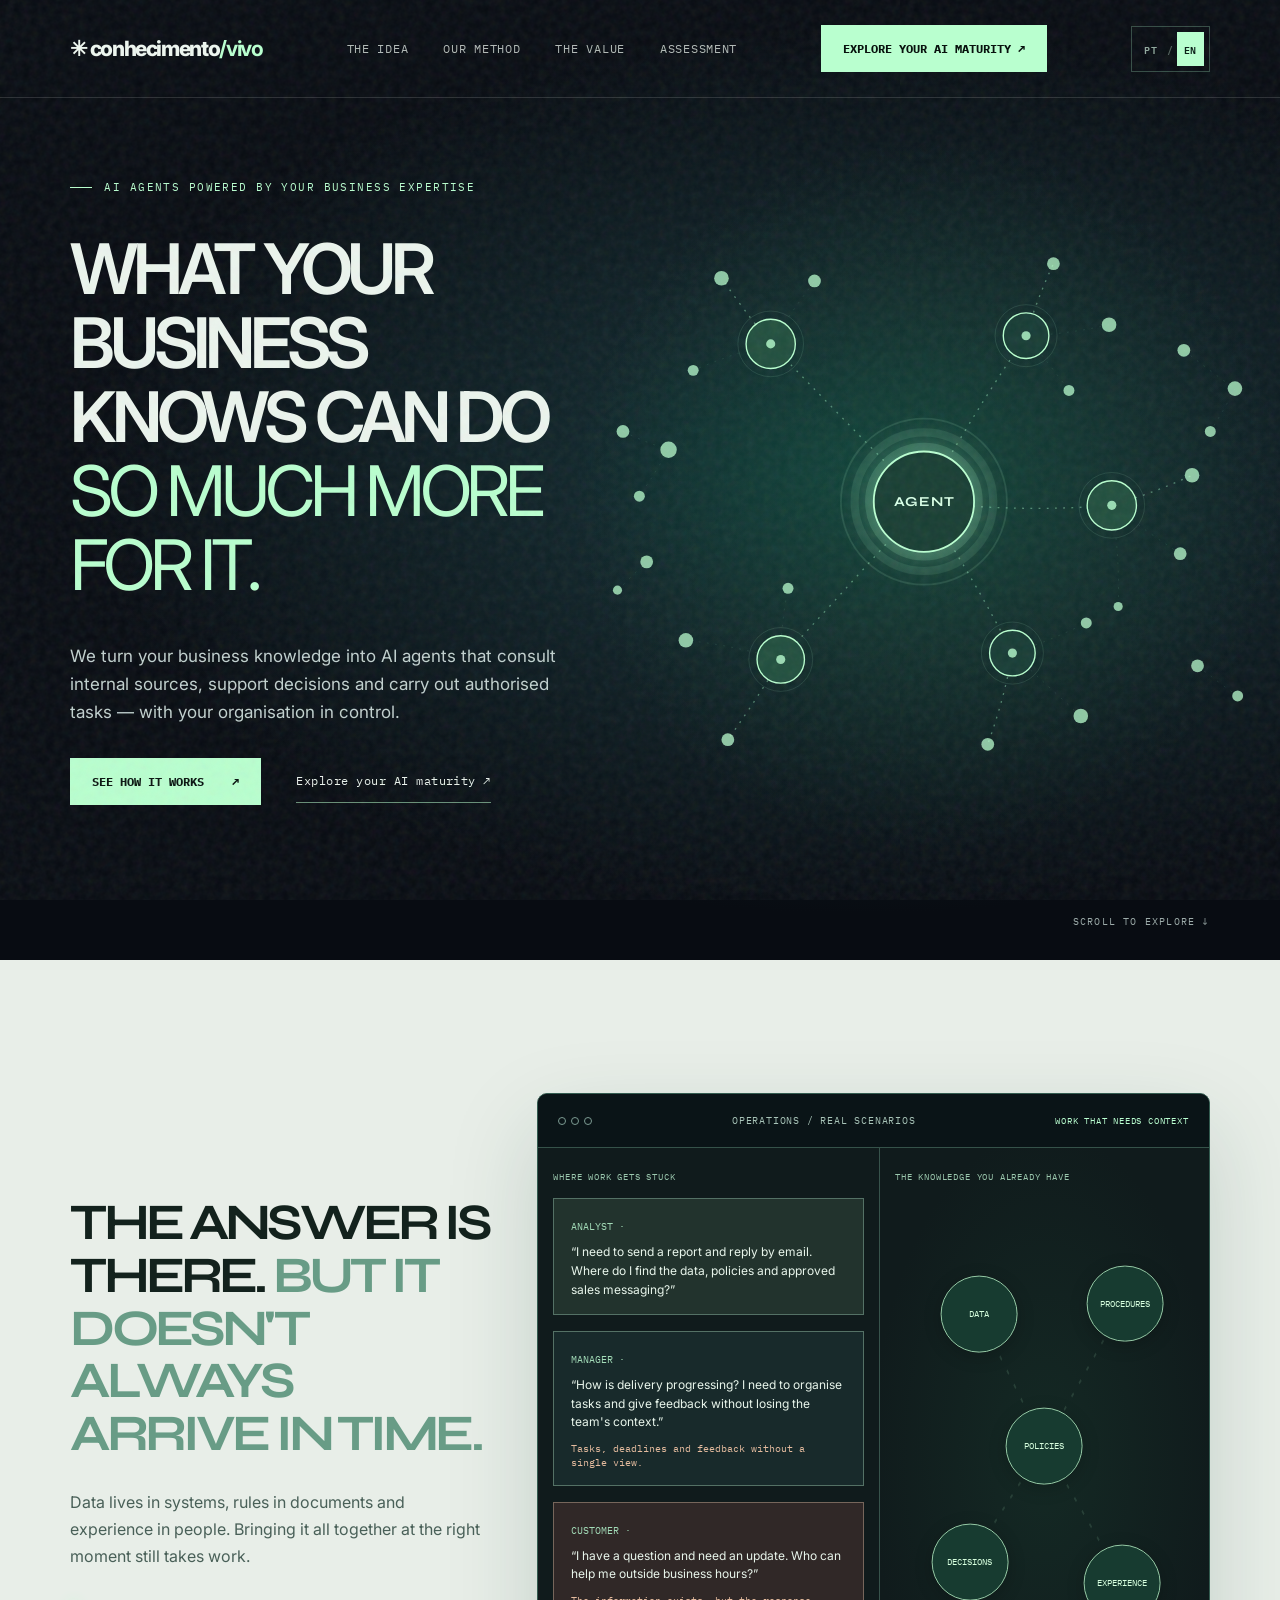
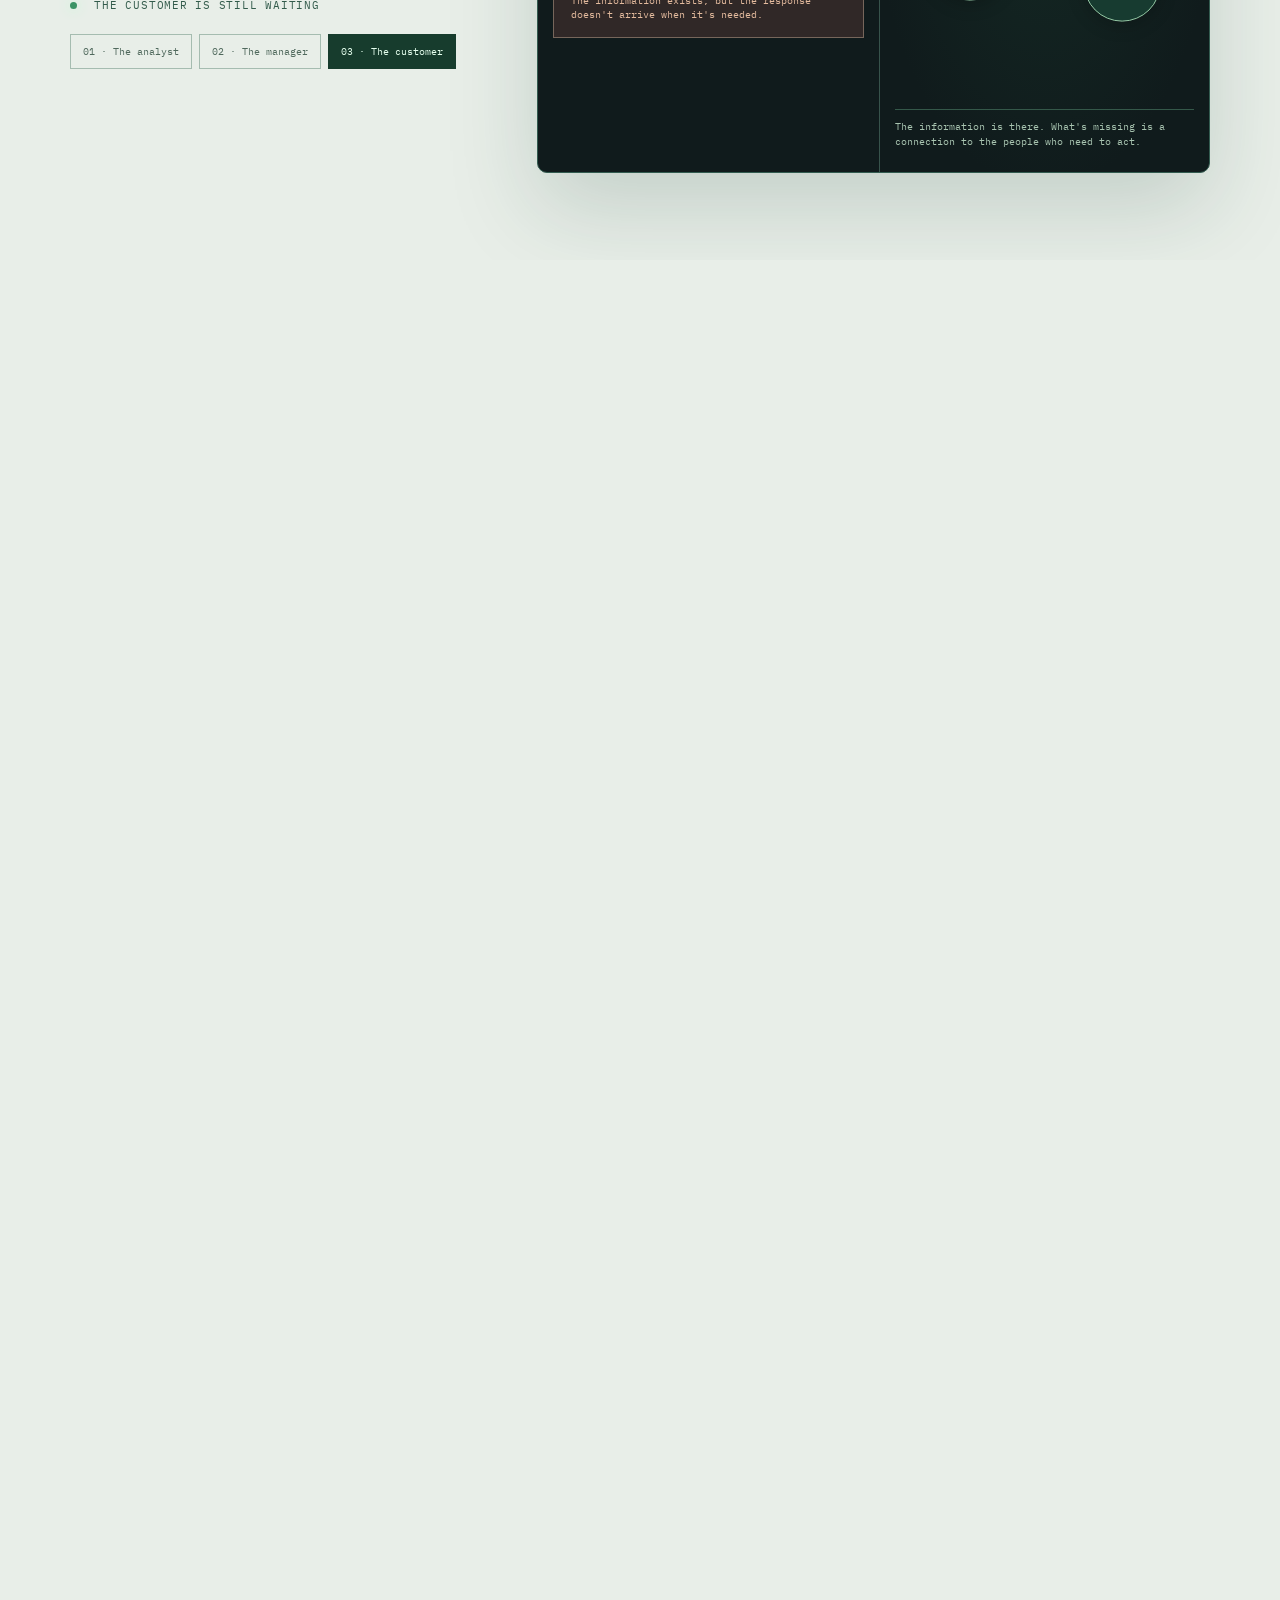
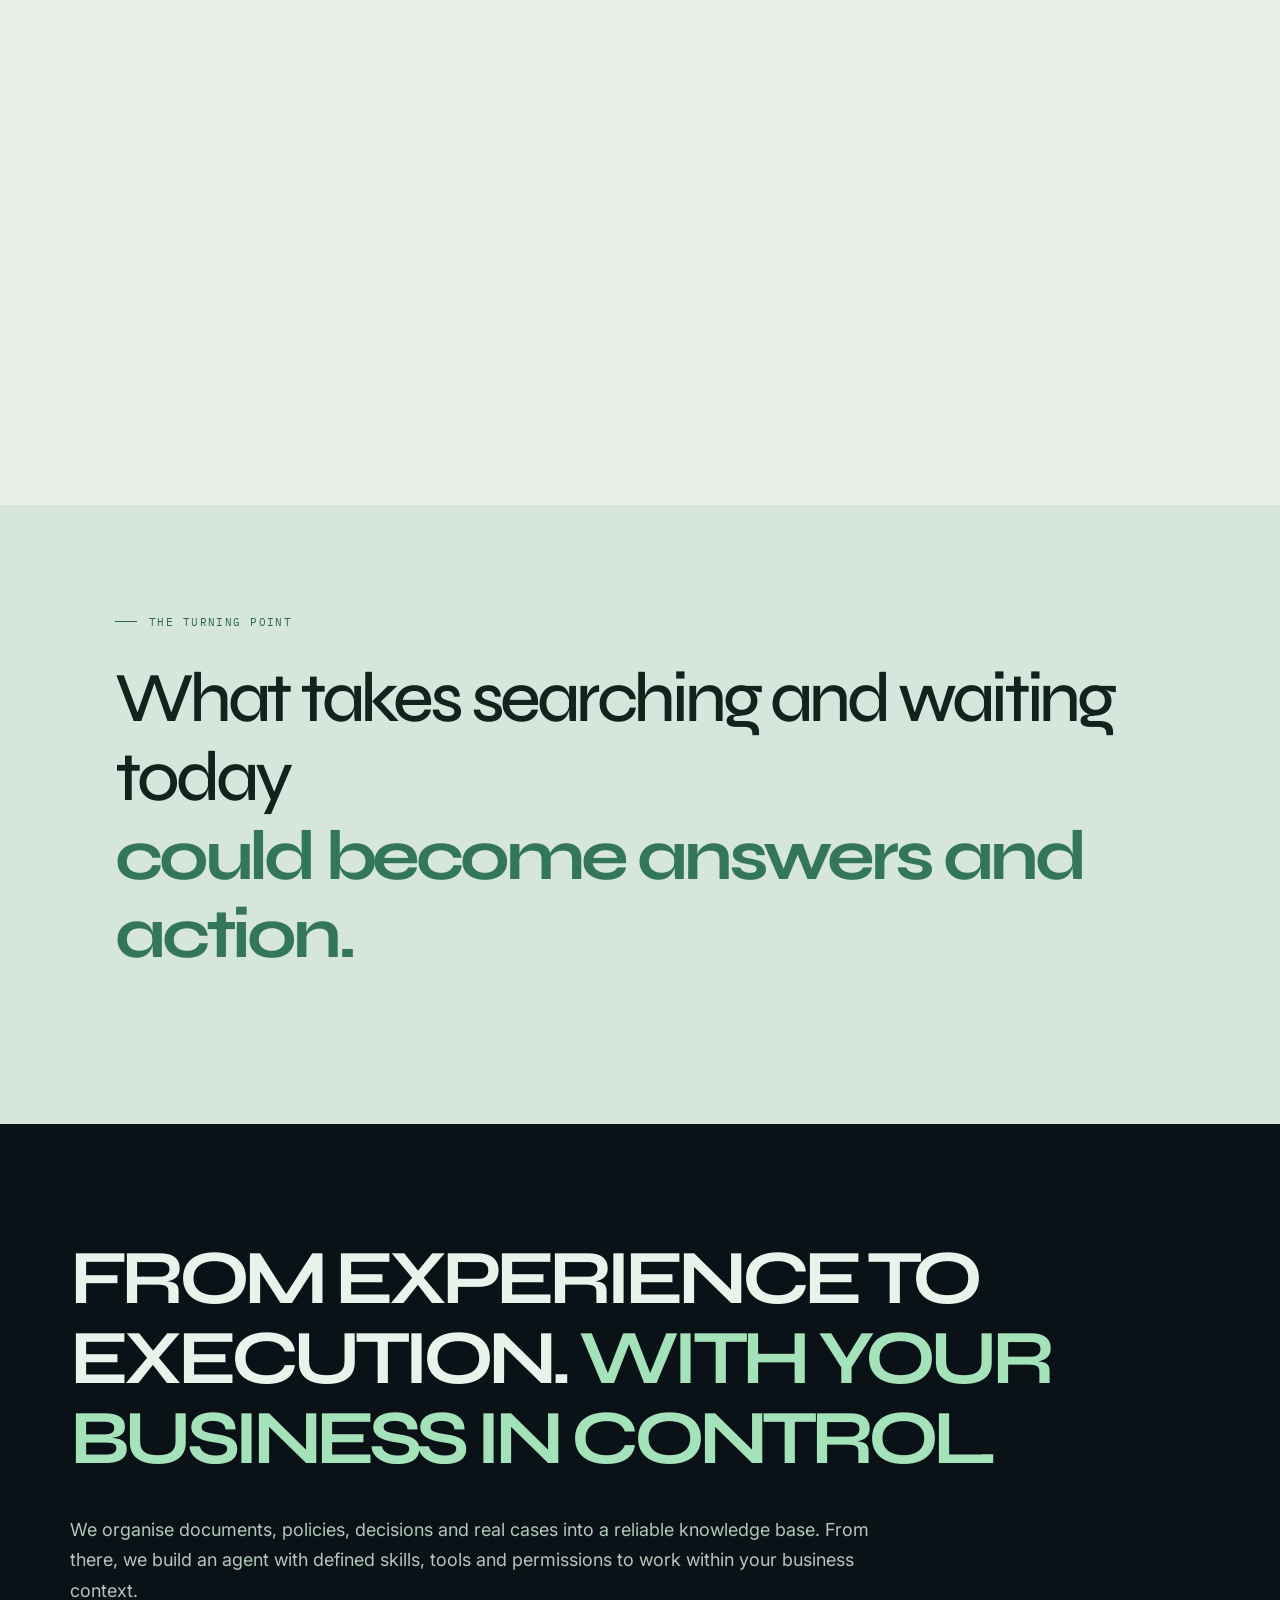
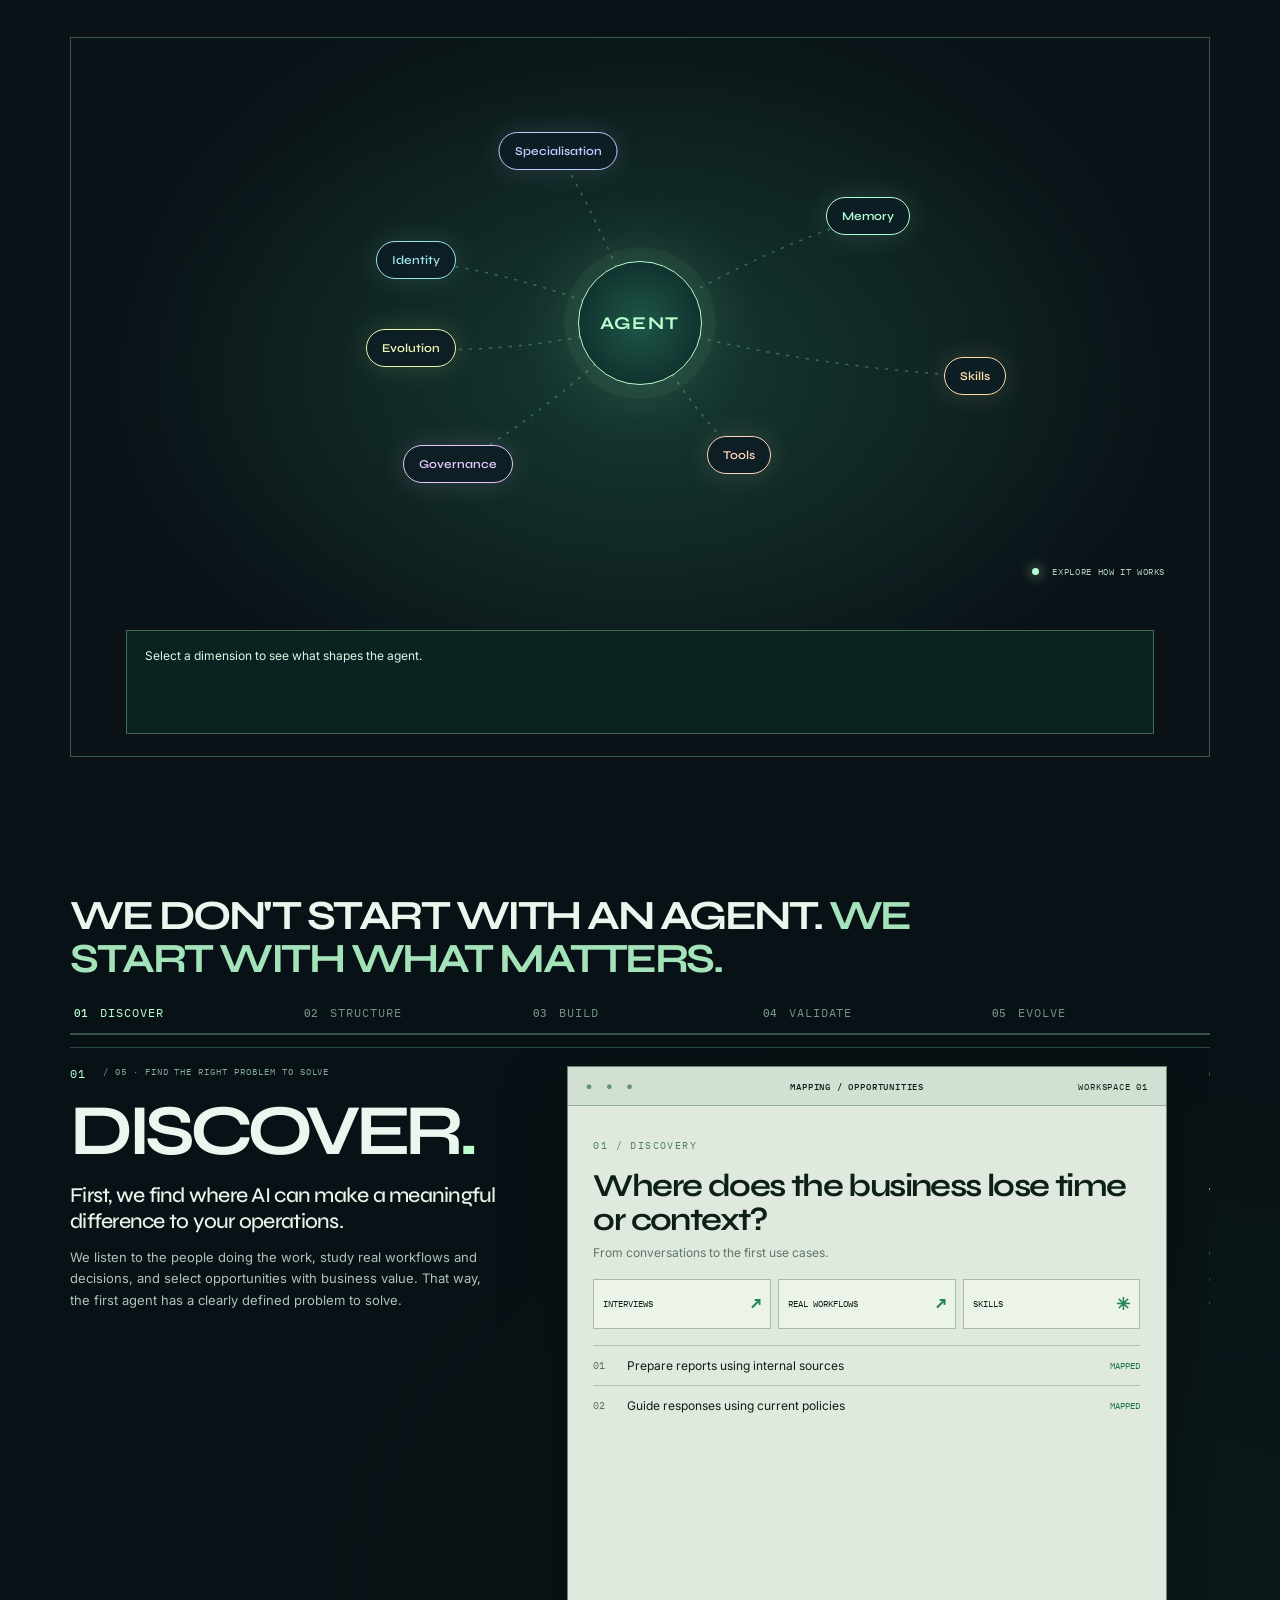
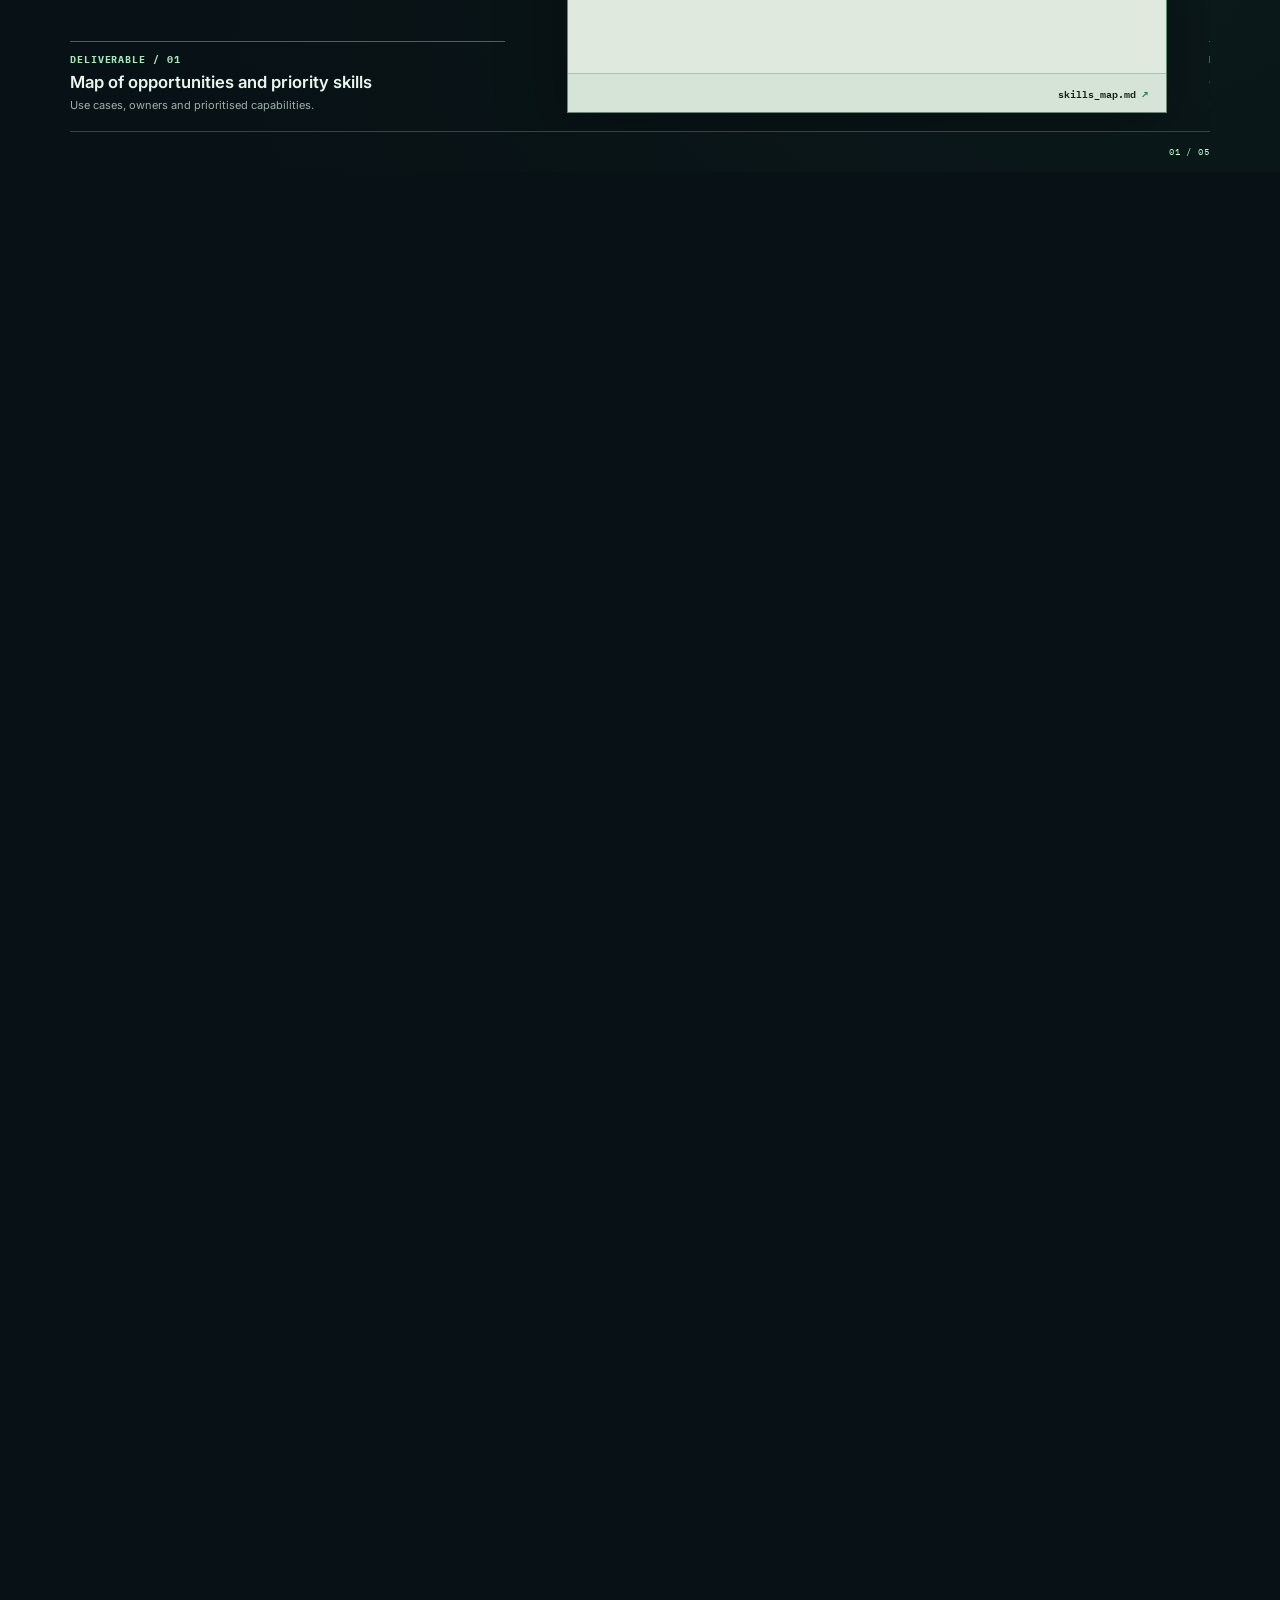
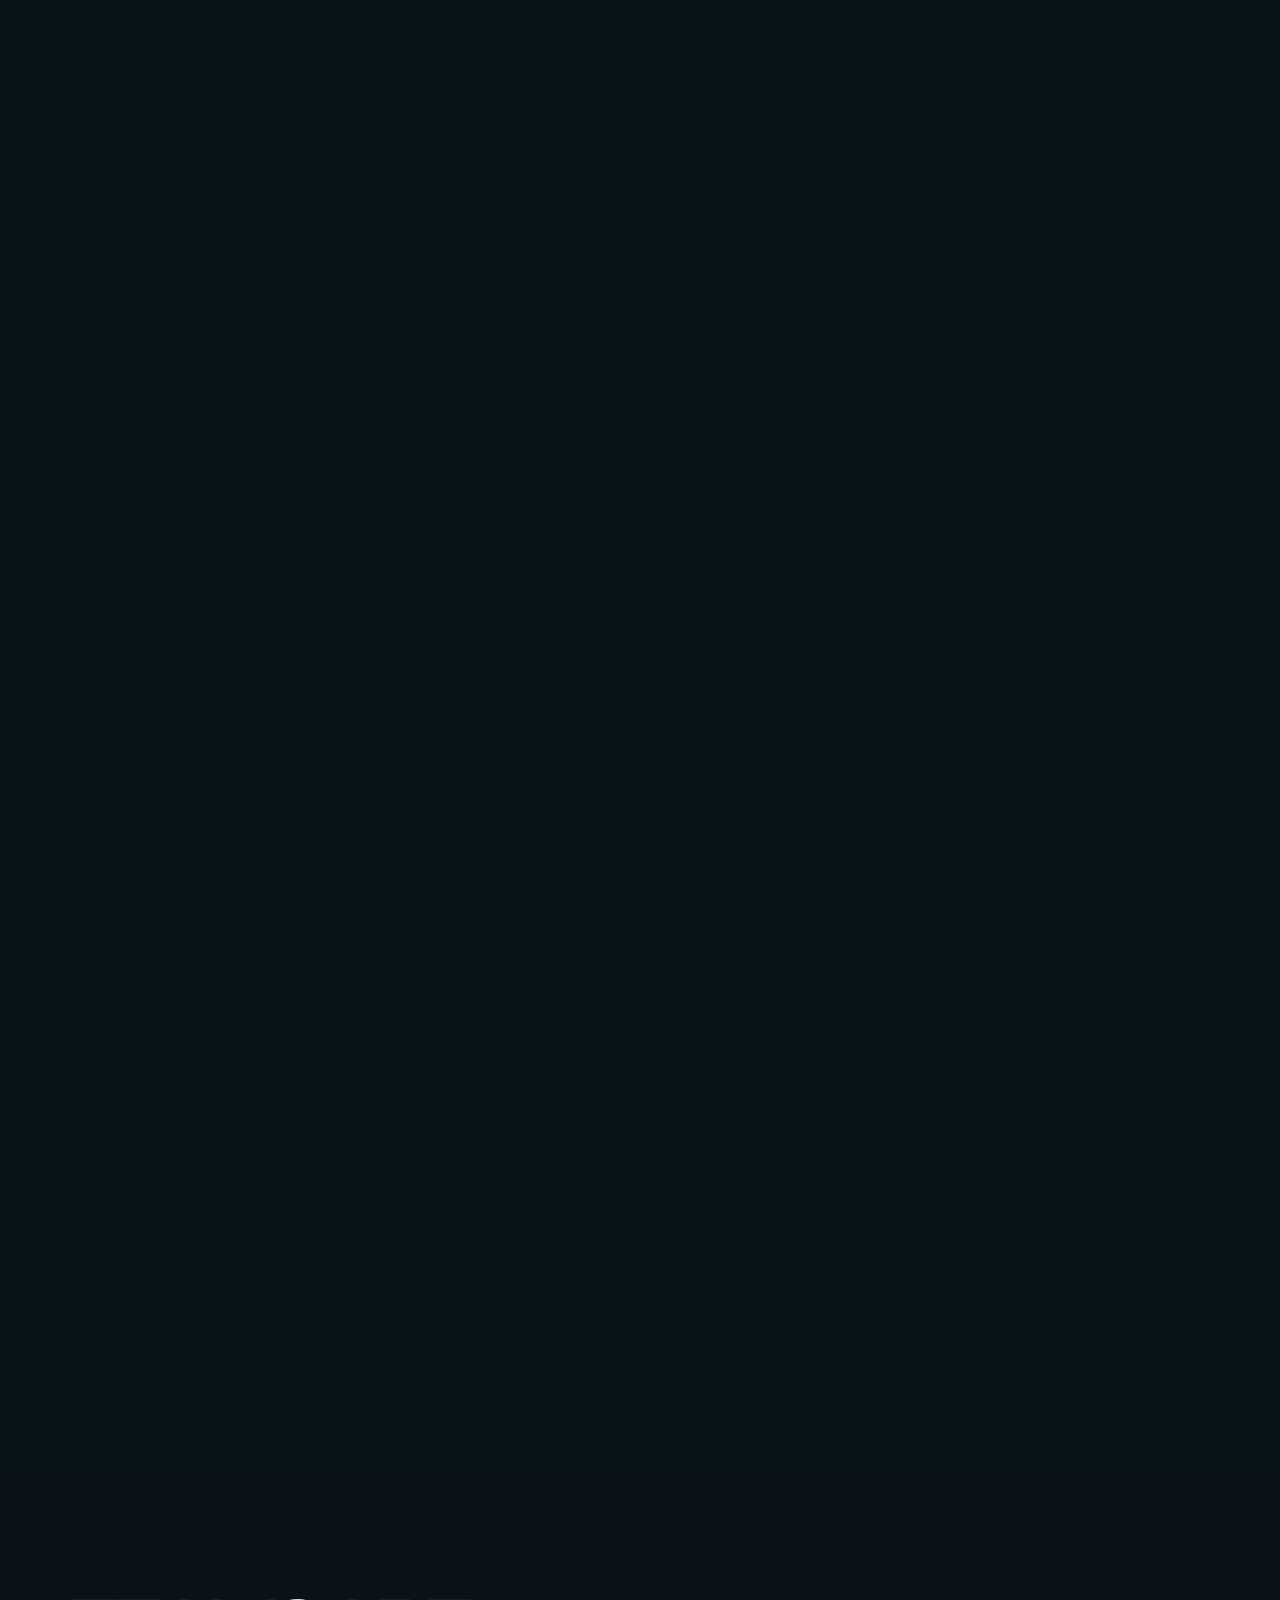
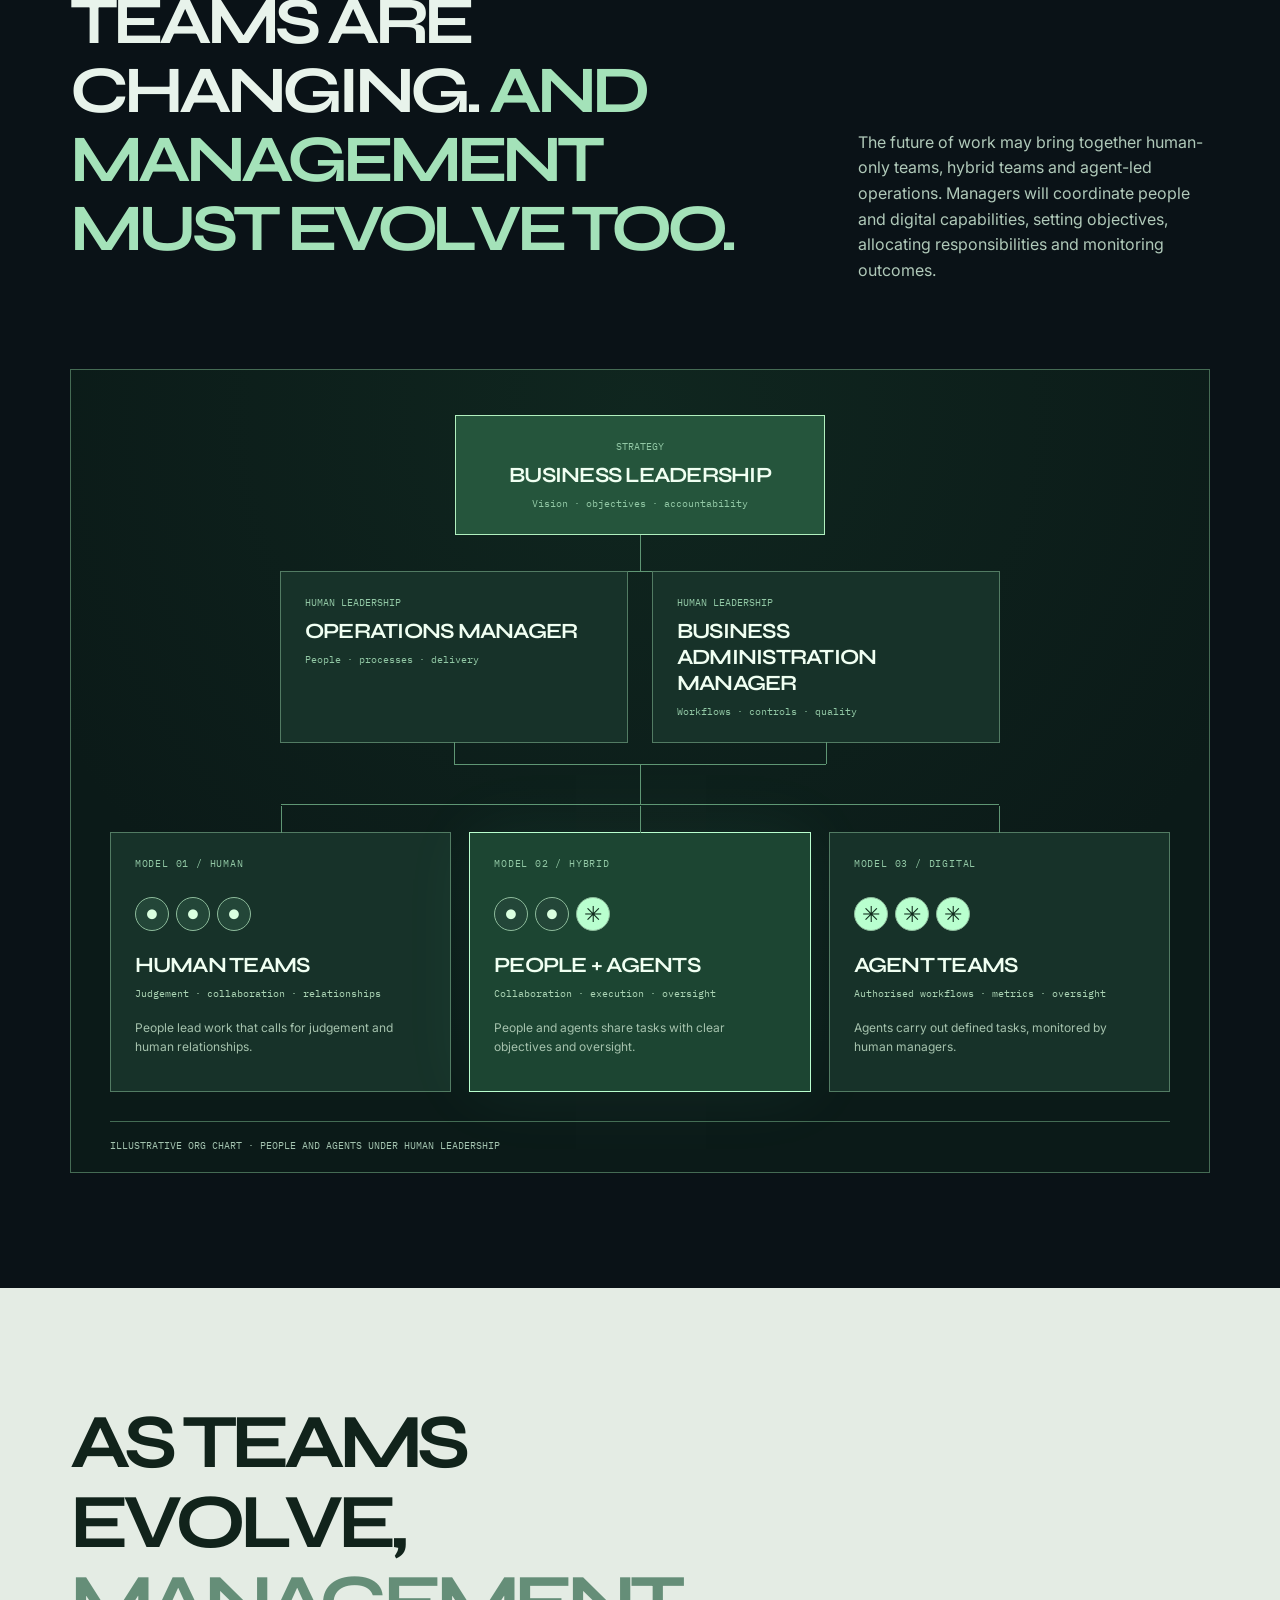
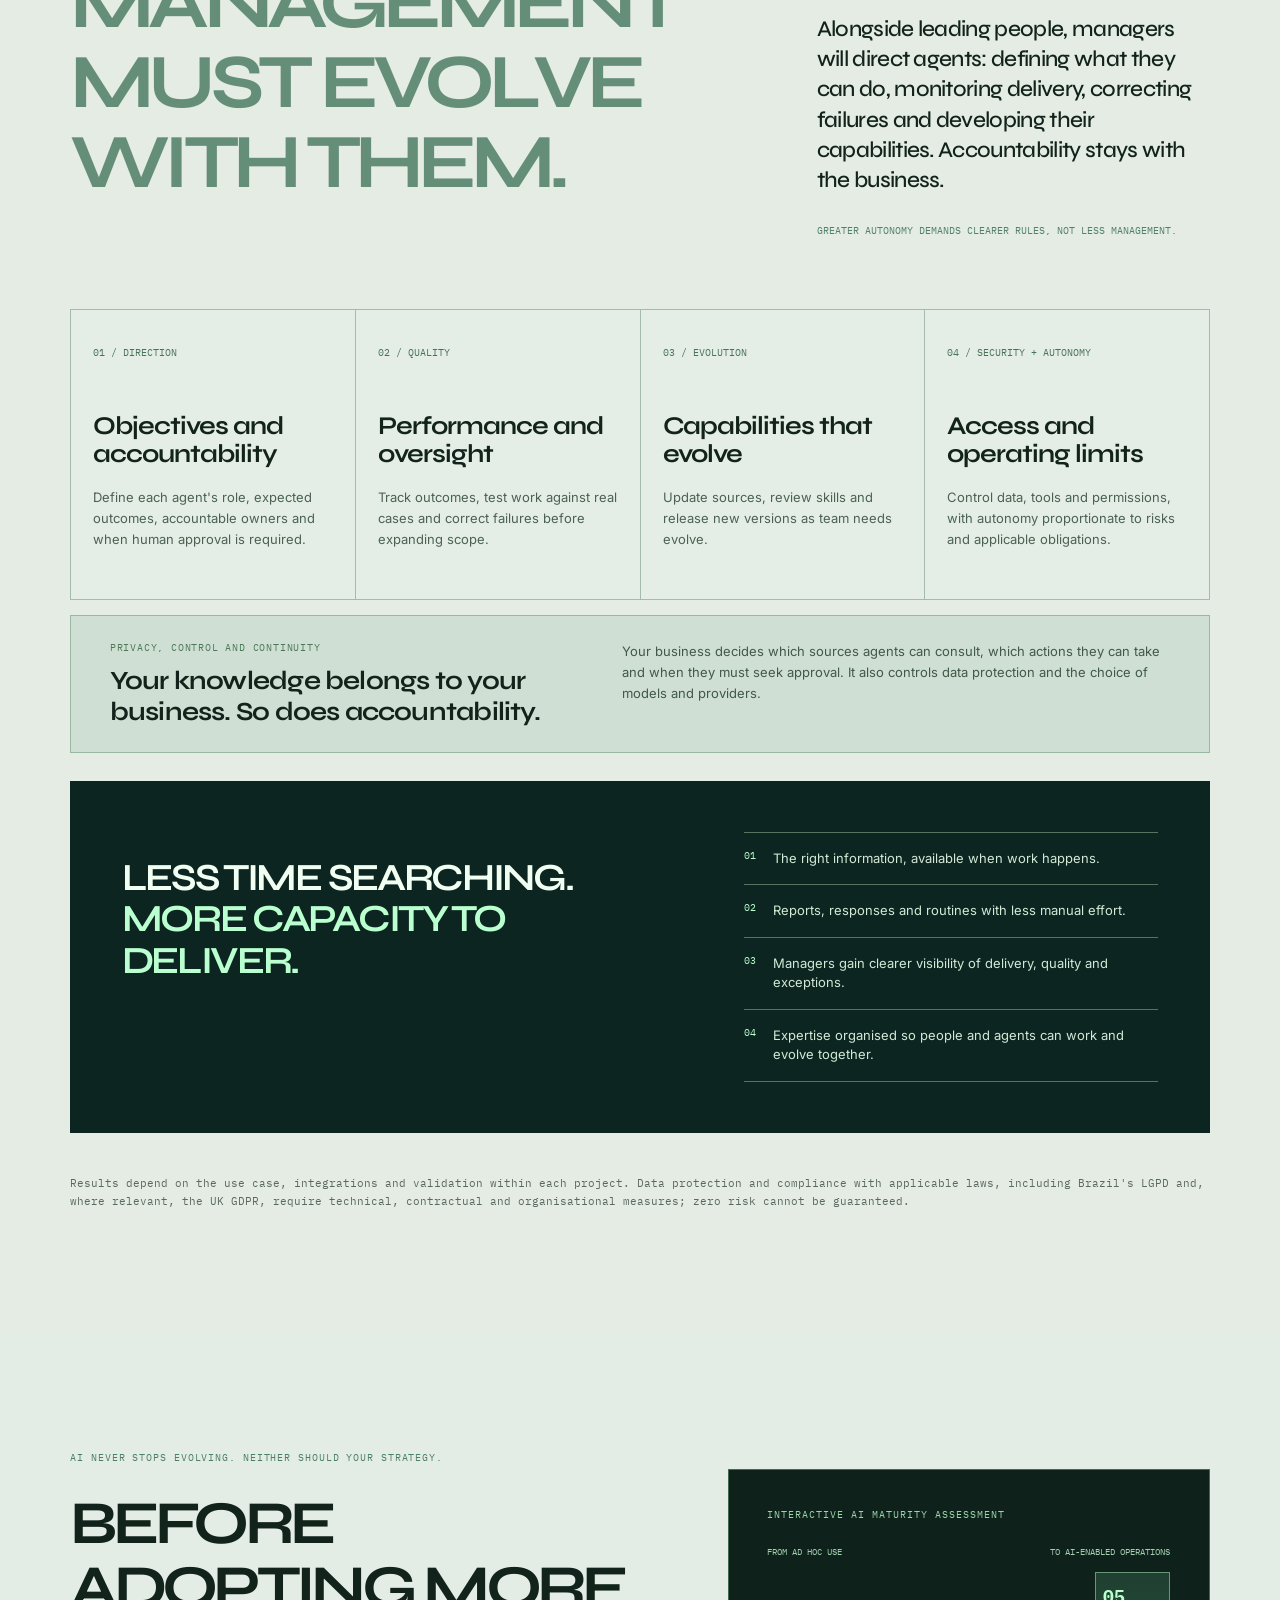
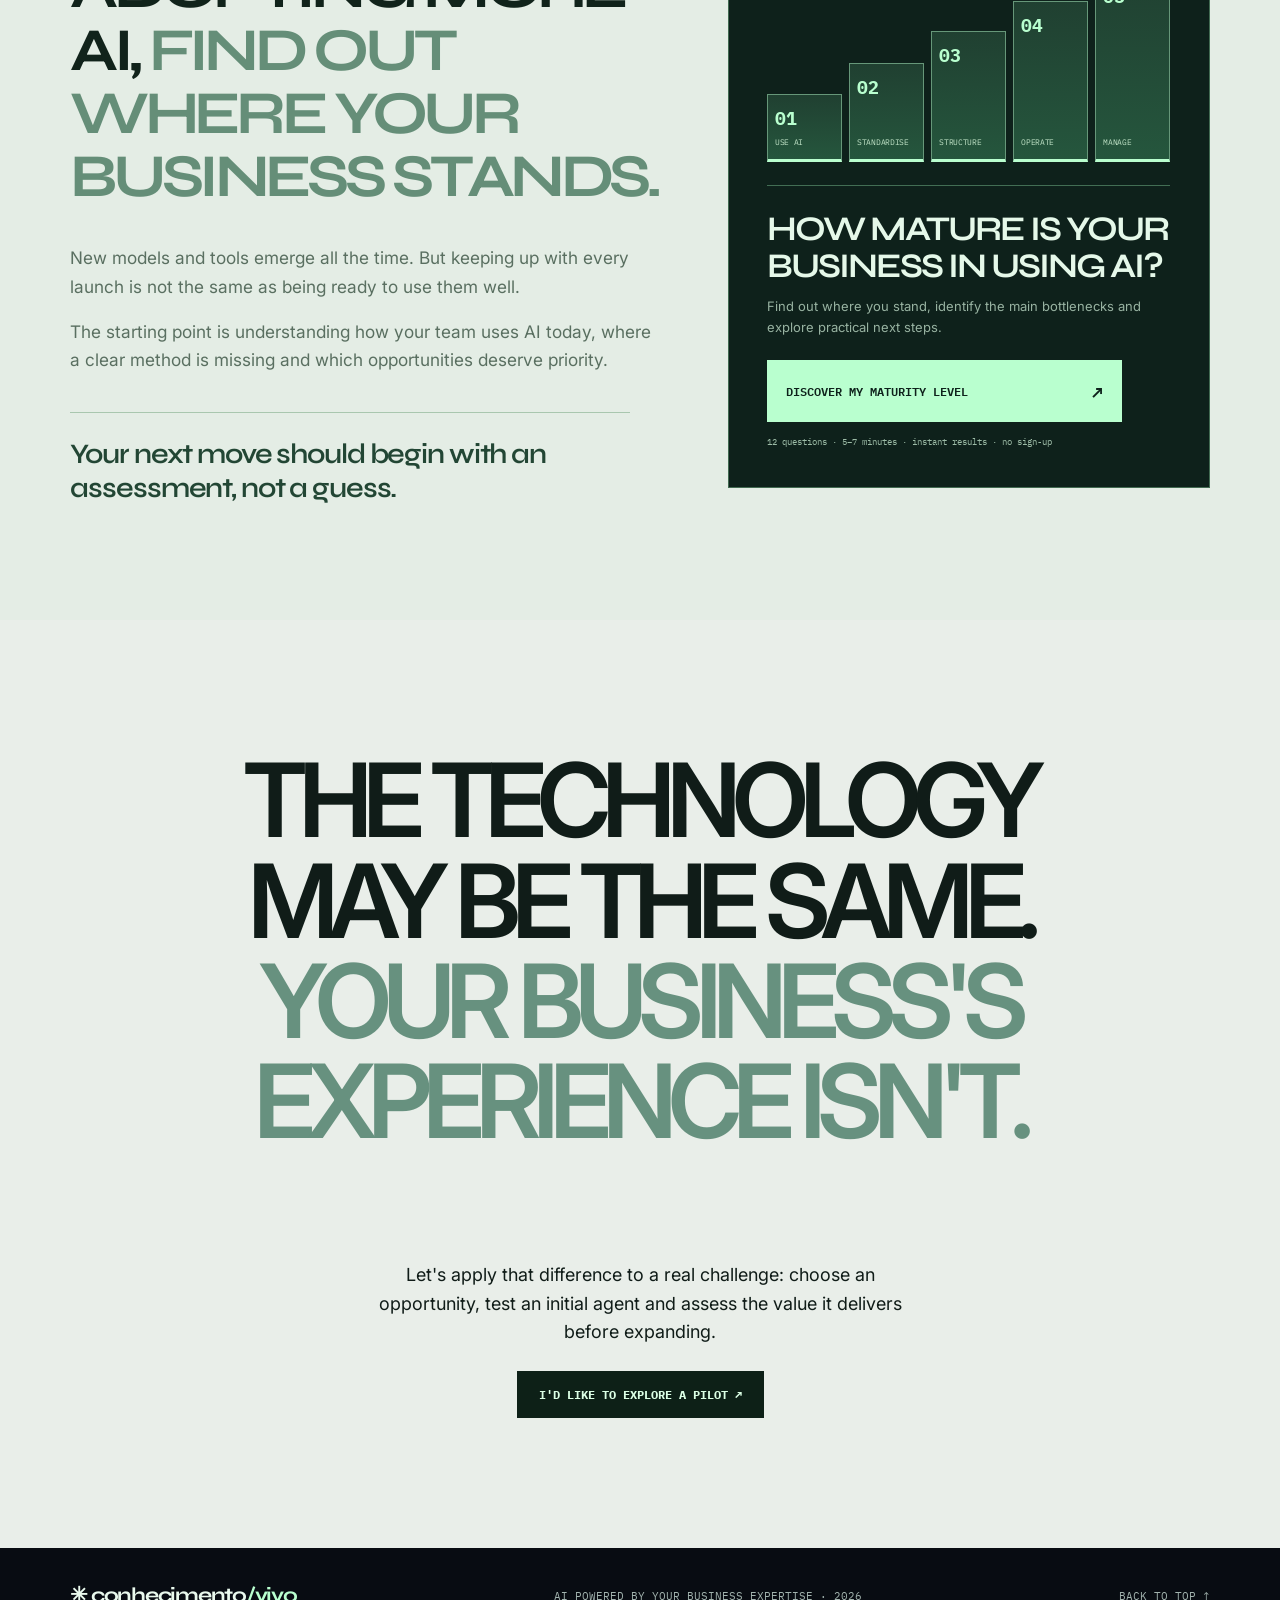
<file: index-en.html>
<!doctype html>
<html lang="en-GB"><head><meta charset="UTF-8"><meta name="viewport" content="width=device-width,initial-scale=1"><meta name="theme-color" content="#080c12"><meta name="description" content="Turn your company’s expertise into specialised AI agents that support decisions and deliver work under your control."><title>Conhecimento/Vivo — Turn your expertise into AI capabilities</title><link rel="preconnect" href="https://fonts.googleapis.com"><link rel="preconnect" href="https://fonts.gstatic.com" crossorigin><link href="https://fonts.googleapis.com/css2?family=IBM+Plex+Mono:wght@400;500;600&family=Inter:wght@400;500;600;700&family=Syne:wght@400;500;600;700;800&display=swap" rel="stylesheet"><style>
:root{--bg:#080c12;--fg:#ecf5ee;--muted:#9babaa;--a:#b9ffcf;--line:#29403f;--display:Syne,Arial,sans-serif;--mono:'IBM Plex Mono',monospace}*{box-sizing:border-box}html{scroll-behavior:smooth}body{margin:0;background:var(--bg);color:var(--fg);font-family:Inter,Arial,sans-serif;overflow-x:hidden}a{color:inherit;text-decoration:none}button{font:inherit;cursor:pointer}button:focus-visible,a:focus-visible{outline:3px solid var(--a);outline-offset:4px}::selection{background:var(--a);color:var(--bg)}.grain{pointer-events:none;position:fixed;inset:0;z-index:12;opacity:.08;background-image:url("data:image/svg+xml,%3Csvg viewBox='0 0 180 180' xmlns='http://www.w3.org/2000/svg'%3E%3Cfilter id='n'%3E%3CfeTurbulence type='fractalNoise' baseFrequency='.62' numOctaves='3' stitchTiles='stitch'/%3E%3C/filter%3E%3Crect width='100%25' height='100%25' filter='url(%23n)'/%3E%3C/svg%3E")}.nav{position:absolute;z-index:15;top:0;left:0;right:0;display:flex;align-items:center;justify-content:space-between;padding:25px 5.5%;border-bottom:1px solid #ffffff24}.mark{font-weight:800;letter-spacing:-.065em;font-size:21px}.mark b{color:var(--a)}.navlinks{display:flex;align-items:center;gap:35px;font:12px var(--mono);text-transform:uppercase;letter-spacing:.06em}.navlinks a{opacity:.74;transition:opacity .2s}.navlinks a:hover{opacity:1}.nav .action,.primary{border:1px solid var(--a);background:var(--a);color:#08120e;padding:15px 21px;font:700 12px var(--mono);text-transform:uppercase;display:inline-flex;gap:28px;align-items:center;justify-content:space-between;transition:transform .2s,box-shadow .2s}.nav .action:hover,.primary:hover{transform:translateY(-3px);box-shadow:0 12px 45px #aaffbd28}.hamburger{display:none;background:none;color:white;border:1px solid #ffffff55;padding:9px 12px}.hero{min-height:min(950px,100svh);min-height:max(720px,100svh);position:relative;isolation:isolate;display:flex;align-items:center;overflow:hidden}.hero:before{content:"";position:absolute;z-index:-2;inset:0;background:radial-gradient(ellipse at 67% 49%,#0c3838 0,#102429 24%,#080c12 64%)}#livingCanvas{position:absolute;inset:0;z-index:-1;width:100%;height:100%;opacity:.98}.hero-content{padding:155px 5.5% 95px;width:min(100%,1100px);position:relative;z-index:2;pointer-events:none}.hero-content a,.hero-content button{pointer-events:auto}.eyebrow{font:11px var(--mono);letter-spacing:.13em;text-transform:uppercase;color:var(--a);display:flex;align-items:center;gap:12px}.eyebrow:before{content:"";display:block;width:22px;height:1px;background:var(--a)}h1,h2,h3,p{margin-top:0}.hero h1{font-size:clamp(63px,8.5vw,146px);line-height:.92;letter-spacing:-.095em;font-weight:600;max-width:1180px;margin:38px 0 40px}.hero h1 em{font-style:normal;font-weight:400;color:var(--a)}.hero h1 .outline{-webkit-text-stroke:1px #d1fbe0;color:transparent}.hero-copy{max-width:490px;font-size:clamp(16px,1.35vw,20px);line-height:1.65;color:#c2d1cf}.hero-actions{display:flex;align-items:center;gap:35px;margin-top:32px;flex-wrap:wrap}.underlink{font:12px var(--mono);letter-spacing:.04em;border-bottom:1px solid #b9ffcf88;padding:14px 0}.hero-footer{position:absolute;bottom:32px;left:5.5%;right:5.5%;z-index:2;display:flex;justify-content:flex-end;align-items:center;font:10px var(--mono);letter-spacing:.12em;color:#9dacaa}.orbit-label{position:absolute;right:8%;top:36%;z-index:1;color:#bafed0;font:10px var(--mono);letter-spacing:.14em;text-align:right;opacity:.7}.section{padding:130px 5.5%}.section-top{font:11px var(--mono);color:var(--a);letter-spacing:.13em;text-transform:uppercase;margin-bottom:34px;display:flex;justify-content:space-between}.big{font-size:clamp(48px,7.3vw,118px);font-weight:600;letter-spacing:-.085em;line-height:.98;max-width:1300px}.big i{font-style:normal;color:#8fa7a3}.manifesto{background:#e8efe9;color:#0b1817;position:relative;overflow:hidden}.manifesto .section-top{color:#456a62}.manifesto .big{max-width:1250px}.manifesto .big i{color:#72988d}.manifesto-grid{margin-top:95px;border-top:1px solid #879d96;display:grid;grid-template-columns:1fr 1fr;gap:8vw;padding-top:30px}.manifesto-grid p{font-size:clamp(20px,2vw,31px);letter-spacing:-.035em;line-height:1.35}.manifesto-grid .micro{font:12px var(--mono);line-height:1.8;letter-spacing:.03em;max-width:450px}.kicker{font:11px var(--mono);color:#6c8981;letter-spacing:.08em}.transition{height:90vh;min-height:550px;display:grid;place-items:center;position:relative;overflow:hidden;background:#070d11}.transition .halo{position:absolute;width:min(75vw,800px);aspect-ratio:1;border:1px solid #9cffb333;border-radius:50%;box-shadow:0 0 140px #43d1a918,inset 0 0 120px #43d1a918}.transition .halo:before,.transition .halo:after{content:"";position:absolute;inset:12%;border:1px solid #9cffb333;border-radius:50%;animation:rotate 22s linear infinite}.transition .halo:after{inset:29%;border-style:dashed;animation-direction:reverse}.transition h2{text-align:center;position:relative;font-size:clamp(55px,8vw,130px);letter-spacing:-.09em;line-height:1.01;font-weight:600}.transition h2 em{font-style:normal;color:var(--a)}@keyframes rotate{to{transform:rotate(360deg)}}.method{background:#111a1f}.method .big{max-width:1040px}.timeline{display:grid;grid-template-columns:repeat(4,1fr);border-top:1px solid #55706c;margin-top:86px}.timeline article{padding:30px 24px 10px 0;border-right:1px solid #34514b;min-height:260px}.timeline article:not(:first-child){padding-left:24px}.timeline article:last-child{border:0}.timeline .num{font:12px var(--mono);color:var(--a)}.timeline h3{font-size:clamp(22px,2.2vw,35px);letter-spacing:-.05em;margin:44px 0 14px}.timeline p{font-size:14px;line-height:1.65;color:#aabbb7;max-width:245px}.proof{background:#d1fedf;color:#101e19}.proof .section-top{color:#385d4f}.proof .big{max-width:1000px}.case-rows{margin-top:78px}.case-row{display:flex;gap:20px;border-top:1px solid #7daca0;padding:26px 0;align-items:baseline;justify-content:space-between}.case-row strong{font-size:clamp(22px,3.3vw,44px);letter-spacing:-.05em;font-weight:600}.case-row span{font:11px var(--mono);text-transform:uppercase;min-width:130px}.case-row p{max-width:420px;font-size:14px;line-height:1.5;margin:0}.fine{font:11px var(--mono);opacity:.68;margin-top:25px}.diagnostic{background:#070b10;padding-bottom:150px;position:relative}.diag-intro{display:grid;grid-template-columns:1.3fr .7fr;gap:50px;align-items:end}.diag-intro p{font-size:18px;color:#b9cdca;line-height:1.6;max-width:425px}.diag-frame{margin-top:66px;background:radial-gradient(circle at 70% 30%,#193931 0%,#111b20 40%,#0c1118 100%);border:1px solid #436259;min-height:550px;position:relative;overflow:hidden;box-shadow:0 40px 120px #0009}.diag-frame:before{content:"";position:absolute;width:540px;height:540px;right:-170px;top:-145px;border-radius:50%;border:1px solid #a4fabc30;box-shadow:0 0 0 70px #92ffaf08,0 0 0 140px #92ffaf05;pointer-events:none}.diag-head{position:relative;display:flex;align-items:center;justify-content:space-between;padding:26px 34px;border-bottom:1px solid #ffffff23;font:11px var(--mono);color:#baf3c9;letter-spacing:.08em}.track{height:3px;background:#314943}.fill{height:100%;width:0%;background:var(--a);transition:width .55s}.diag-body{padding:45px min(6vw,72px) 50px;max-width:950px;position:relative;min-height:400px}.diag-body h3{font-size:clamp(28px,4vw,58px);line-height:1.1;letter-spacing:-.065em;font-weight:500;max-width:850px;margin:25px 0 33px}.options{display:grid;grid-template-columns:1fr 1fr;gap:12px}.option{text-align:left;color:#e9f4ef;background:#17262a99;border:1px solid #57736e;padding:19px 20px;min-height:80px;font-size:14px;line-height:1.4;display:flex;align-items:center;justify-content:space-between;gap:15px;transition:background .2s,border .2s,transform .2s}.option span{color:var(--a);font:12px var(--mono)}.option:hover{background:#315348;border-color:#bdffd2;transform:translateY(-2px)}.diag-foot{position:relative;border-top:1px solid #ffffff25;display:flex;justify-content:space-between;padding:19px 34px;color:#91b4a9;font:10px var(--mono);letter-spacing:.04em}.back{border:0;background:none;color:#d5efdc;font:11px var(--mono);padding:6px}.back:disabled{opacity:.3}.results{max-width:750px}.results h3{margin-bottom:18px}.results p{line-height:1.65;color:#b9cbc7;max-width:650px}.result-grid{display:grid;grid-template-columns:repeat(3,1fr);gap:10px;margin:30px 0}.result-grid div{border:1px solid #4a7064;padding:16px;background:#13251f}.result-grid small{display:block;color:#93bbaa;font:10px var(--mono);margin-bottom:12px}.result-grid b{font-size:15px;font-weight:600}.result-actions{display:flex;gap:12px;align-items:center;flex-wrap:wrap;margin:28px 0}.secondary{padding:15px 22px;border:1px solid #9ac9b4;color:#eaffeb;background:none;font:12px var(--mono)}.closing{background:#e9eee9;color:#101c18;text-align:center;min-height:670px;display:flex;flex-direction:column;align-items:center;justify-content:center}.closing .section-top{color:#496f60}.closing .big{font-size:clamp(53px,8vw,127px)}.closing .big i{color:#67917f}.closing p{max-width:560px;font-size:18px;line-height:1.6;margin:24px auto}.closing .primary{background:#0d2017;color:#dbffe5;border-color:#0d2017}.closing small{font:10px var(--mono);opacity:.6;display:block;margin-top:22px}footer{display:flex;align-items:center;justify-content:space-between;padding:35px 5.5%;font:11px var(--mono);color:#a2b3ae;gap:20px}footer b{font:700 21px var(--display);color:#e9f9ed;letter-spacing:-.06em}footer b span{color:var(--a)}.reveal{opacity:0;transform:translateY(30px);transition:opacity .8s,transform .8s}.reveal.visible{opacity:1;transform:translateY(0)}@media(max-width:800px){.nav{padding:20px 6%}.navlinks{display:none;position:absolute;left:0;right:0;top:73px;flex-direction:column;align-items:stretch;padding:24px;background:#101b1c;border-bottom:1px solid #58806c}.navlinks.open{display:flex}.hamburger{display:block}.nav>.action{display:none}.hero{min-height:800px}.hero-content{padding:130px 6% 120px}.hero h1{font-size:clamp(60px,12vw,95px)}.hero-copy{max-width:380px}#livingCanvas{opacity:.65}.orbit-label{display:none}.hero-footer{left:6%;right:6%}.section{padding:90px 6%}.manifesto-grid,.diag-intro{grid-template-columns:1fr}.manifesto-grid{margin-top:60px;gap:20px}.timeline{grid-template-columns:1fr 1fr}.timeline article:nth-child(2){border:0}.timeline article:nth-child(n+3){border-top:1px solid #34514b}.case-row{display:block}.case-row span{display:block;margin-bottom:15px}.case-row p{margin-top:12px}.diag-body{padding:33px 22px}.options{grid-template-columns:1fr}.diag-head,.diag-foot{padding-left:22px;padding-right:22px}.result-grid{grid-template-columns:1fr}footer{flex-wrap:wrap}}@media(max-width:480px){.hero h1{font-size:56px}.hero-actions{gap:15px}.hero-footer span:last-child{display:none}.big{font-size:clamp(45px,11vw,70px)}.timeline{grid-template-columns:1fr}.timeline article{border-right:0;border-top:1px solid #34514b!important;padding:24px 0!important;min-height:unset}.timeline h3{margin-top:22px}.diag-intro .big{font-size:48px}.diag-head span:first-child{font-size:9px}.transition h2{font-size:60px}}@media(prefers-reduced-motion:reduce){*,*:before,*:after{animation-duration:.01ms!important;transition-duration:.01ms!important;scroll-behavior:auto!important}.reveal{opacity:1;transform:none}}

/* V2.1 — Agent asset graph + editorial typography */
.hero{min-height:820px;align-items:center}.hero-content{width:60%;max-width:920px;padding-top:180px;padding-bottom:155px}.hero h1{font-size:clamp(52px,6.5vw,112px);letter-spacing:-.072em;line-height:.98}.hero-copy{font-size:17px;max-width:515px}.hero-graph{position:absolute;inset:100px 0 45px 45%;z-index:0;overflow:visible;pointer-events:auto;background:radial-gradient(ellipse at 51% 49%,#143b3a75,transparent 55%)}#graphLines{position:absolute;inset:0;width:100%;height:100%;overflow:visible;pointer-events:none}.graph-edge{fill:none;stroke:#8fffc1;stroke-opacity:.4;stroke-width:1.4;stroke-dasharray:3 7;animation:dash 16s linear infinite}.minor-edge{stroke-opacity:.22;stroke-width:.8;stroke-dasharray:2 6}@keyframes dash{to{stroke-dashoffset:-250}}.graph-node{position:absolute;transform:translate(-50%,-50%);border:1px solid var(--node-color);background:#0d1e25e8;color:var(--node-color);box-shadow:0 0 28px color-mix(in srgb,var(--node-color) 15%,transparent);white-space:nowrap;transition:opacity .25s,transform .25s,box-shadow .25s;pointer-events:auto}.graph-node:hover,.graph-node.focus{transform:translate(-50%,-50%) scale(1.1);z-index:3;box-shadow:0 0 38px color-mix(in srgb,var(--node-color) 45%,transparent)}.graph-node.dim{opacity:.35}.graph-core{height:145px;width:145px;border-radius:50%;font:700 15px var(--display);letter-spacing:-.045em;background:radial-gradient(circle,#1d5748,#0d2425);box-shadow:0 0 0 14px #bcffd00a,0 0 80px #a8ffd033;white-space:normal}.graph-core:after{content:attr(data-detail);position:absolute;top:110%;left:50%;transform:translateX(-50%);font:10px var(--mono);white-space:nowrap;color:#d9ffed}.graph-major{border-radius:50px;padding:13px 17px;font:600 12px var(--display)}.graph-minor{border-radius:50px;padding:6px 9px;font:10px var(--mono);background:#0b161dd9}.graph-caption{position:absolute;bottom:2%;right:7%;font:10px var(--mono);letter-spacing:.07em;color:#b1cfc5}.status-dot{display:inline-block;width:7px;height:7px;border-radius:50%;background:#baffd1;box-shadow:0 0 13px #baffd1;margin-right:8px}.diag-invite-grid{display:grid;grid-template-columns:1.35fr .65fr;gap:8%;align-items:end}.diag-invite-grid .big{font-size:clamp(46px,6vw,98px)}.invite-side p{font-size:18px;line-height:1.65;color:#b9cfca}.invite-side small{display:block;margin-top:25px;font:10px/1.7 var(--mono);color:#809f95}.diagnostic-invite{background:radial-gradient(circle at 10% 85%,#174338,#080c12 62%)}.manifesto .big,.method .big,.proof .big{font-weight:700;letter-spacing:-.068em}@media(max-width:1100px){.hero-content{width:65%}.hero-graph{left:42%;opacity:.85}.hero h1{font-size:clamp(55px,7vw,88px)}}@media(max-width:800px){.hero{min-height:1060px;display:block}.hero-content{width:100%;padding:125px 6% 0;max-width:650px}.hero h1{font-size:clamp(49px,10vw,83px)}.hero-graph{inset:460px 0 78px 0;opacity:1}.hero-footer{bottom:24px}.diag-invite-grid{grid-template-columns:1fr;gap:30px}}@media(max-width:480px){.hero{min-height:1030px}.hero-content{padding-top:130px}.hero h1{font-size:49px}.hero-copy{font-size:15px}.hero-graph{top:520px;bottom:75px}.graph-core{width:107px;height:107px;font-size:12px}.graph-major{font-size:10px;padding:8px}.graph-minor{font-size:8px;padding:4px 6px}.graph-caption{font-size:8px;bottom:-15px}.hero-footer{font-size:8px}}@media(prefers-reduced-motion:reduce){.graph-edge{animation:none}}

/* Agent constellation, editorial refinement */
.hero-content{width:46%;z-index:3}.hero h1{font-size:clamp(49px,6vw,95px);line-height:1.04;letter-spacing:-.076em}
.hero-graph{left:43%;right:1%;top:105px;bottom:65px;overflow:hidden;border-radius:28%;background:radial-gradient(ellipse at center,#235b4e50,transparent 68%)}
.graph-node[hidden]{display:none!important}.graph-node{z-index:2}.graph-core{width:132px;height:132px;letter-spacing:.09em;font-size:18px;animation:agentBreath 5s ease-in-out infinite}
.graph-major{padding:11px 15px;font-size:12px}.graph-major.is-active{background:#31574c;transform:translate(-50%,-50%) scale(1.1);z-index:4}.graph-major.dim{opacity:.35}
.graph-minor{z-index:3;padding:6px 9px;font-size:10px;animation:appear .25s ease-out;pointer-events:none}.graph-info{position:absolute;left:8%;bottom:2%;max-width:360px;color:#d9f8e5;background:#091a20db;border-left:1px solid #b5ffd0;padding:13px 16px;font:12px/1.5 Inter,sans-serif;pointer-events:none;backdrop-filter:blur(8px)}
.graph-caption{bottom:1%;right:5%;font-size:8px}.graph-edge{stroke-opacity:.32}.minor-edge{stroke-opacity:.55}
@keyframes agentBreath{50%{box-shadow:0 0 0 20px #bcffd00b,0 0 95px #a8ffd04e}}@keyframes appear{from{opacity:0;filter:blur(5px)}to{opacity:1;filter:blur(0)}}
@media(max-width:1100px){.hero-content{width:49%}.hero-graph{left:40%}.hero h1{font-size:clamp(47px,6vw,80px)}}
@media(max-width:800px){.hero-content{width:100%}.hero-graph{inset:470px 2% 65px}.graph-info{max-width:70%;left:3%}}
@media(max-width:480px){.hero{min-height:1080px}.hero-graph{top:535px;bottom:75px}.hero h1{font-size:46px}.graph-major{font-size:10px;padding:7px 9px}.graph-core{width:100px;height:100px;font-size:14px}.graph-minor{font-size:9px;padding:5px}.graph-info{font-size:10px}}
@media(prefers-reduced-motion:reduce){.graph-core,.graph-minor{animation:none}}

/* Fix: keep graph labels and explanations in separate safe zones */
.hero-graph{overflow:visible;border-radius:0;mask-image:none}
.graph-info{left:7%;right:auto;bottom:2%;width:min(420px,70%);max-width:none;min-height:86px;box-sizing:border-box;z-index:6}
.graph-caption{right:5%;bottom:2%;max-width:140px;line-height:1.7;text-align:right;z-index:6}
.graph-minor{white-space:nowrap;z-index:5}
.hero-footer{z-index:8}
@media(max-width:800px){.graph-info{bottom:1%;left:4%;width:80%;max-width:none}.graph-caption{display:none}}
@media(max-width:480px){.hero-graph{overflow:visible}.graph-info{bottom:0%;width:88%;min-height:65px}}

/* Quadro 02 / cinematic specialized decision */
.decision-story{background:#e8eee8;color:#13221d;position:relative}
.decision-stage{position:sticky;top:0;min-height:100svh;display:grid;grid-template-columns:43% 57%;align-items:center;gap:2%;padding:95px 5.5% 48px;overflow:hidden}
.decision-copy{align-self:center;position:relative;z-index:2;padding-right:4%}.decision-copy .section-top{color:#517669;gap:18px;margin-bottom:35px}.decision-overline{font:11px var(--mono);letter-spacing:.17em;color:#507366;margin-bottom:20px}.decision-copy h2{font:700 clamp(39px,4.35vw,78px)/1.03 var(--display);letter-spacing:-.075em;margin:0 0 28px}.decision-copy h2 em{font-style:normal;color:#689c86}.decision-copy>p{font:16px/1.7 Inter,Arial,sans-serif;max-width:450px;color:#496058}.decision-copy>p strong{color:#172d24}.decision-status{display:flex;align-items:center;gap:9px;font:11px var(--mono);color:#325b4b;letter-spacing:.07em;margin-top:28px}.decision-status .status-dot{background:#3b9365}.scene-selector{display:flex;gap:7px;flex-wrap:wrap;margin-top:22px}.scene-tab{border:1px solid #a5bcb0;background:transparent;color:#50695d;padding:10px 12px;font:10px var(--mono);transition:background .25s,color .25s}.scene-tab.active,.scene-tab:hover{background:#173c2d;border-color:#173c2d;color:#e5ffee}
.decision-screen{min-width:0;height:min(76svh,680px);min-height:485px;border:1px solid #335c50;background:#101b1c;border-radius:10px;overflow:hidden;box-shadow:0 35px 90px #153d332c;position:relative;color:#e8f5eb}.screen-head{display:flex;align-items:center;justify-content:space-between;gap:12px;height:54px;padding:0 20px;background:#0a1417;border-bottom:1px solid #355249;font:10px var(--mono);color:#a8c4b8;letter-spacing:.08em}.screen-lights{display:flex;gap:5px}.screen-lights i{width:8px;height:8px;border:1px solid #7c9b92;border-radius:50%}.screen-clock{color:#baffd1}.screen-workspace{display:grid;grid-template-columns:115px 1fr;height:calc(100% - 54px)}.workspace-side{border-right:1px solid #2f4a43;padding:26px 13px;font:9px var(--mono);color:#829d95}.workspace-side>span{display:block;margin-bottom:30px}.workspace-side div{margin-bottom:24px}.workspace-side b{display:block;margin-top:5px;font-weight:400;color:#c4ddcd}.workspace-content{padding:22px 26px 16px;display:flex;flex-direction:column;min-width:0;overflow:hidden}.workspace-heading{display:flex;flex-direction:column;gap:7px;padding-bottom:17px;border-bottom:1px solid #31463f}.case-label{font:10px var(--mono);color:#95d7b4;letter-spacing:.1em}.workspace-heading strong{font:600 clamp(20px,2vw,31px)/1.15 var(--display);letter-spacing:-.045em}.workspace-heading small{font-size:11px;color:#8ba69b}.workspace-threads{flex:1;position:relative;display:flex;flex-direction:column;justify-content:center;gap:11px;min-height:0}.story-message{padding:15px 17px;border:1px solid #547165;background:#22332d;max-width:95%;opacity:.13;transform:translateY(18px) scale(.985);filter:blur(2px);transition:opacity .7s,transform .7s,filter .7s,background .7s}.story-message span{font:10px var(--mono);color:#a3dcb8}.story-message p{font:13px/1.55 Inter,Arial,sans-serif;margin:9px 0 0}.story-message small{display:block;margin-top:10px;font:10px/1.4 var(--mono);color:#e4bb9e}.story-message.from-document{margin-left:7%;background:#182a2b}.story-message.from-team{margin-left:14%;background:#302827;border-color:#76665b}.story-message.from-team small i{display:inline-block;height:6px;width:6px;border-radius:50%;background:#ffb082;margin-right:5px}.decision-story[data-scene="0"] .from-person,.decision-story[data-scene="1"] .from-person,.decision-story[data-scene="1"] .from-document,.decision-story[data-scene="2"] .story-message{opacity:1;transform:translateY(0) scale(1);filter:blur(0)}.workspace-bottom{display:flex;gap:10px;justify-content:space-between;font:8px var(--mono);color:#729587;padding-top:12px;border-top:1px solid #31463f}.scene-scroll-track{height:205svh;pointer-events:none}.scene-scroll-track>div{height:33.333%}.decision-conclusion{position:relative;background:#d7e6dd;padding:110px 5.5% 120px;overflow:hidden}.decision-conclusion-inner{max-width:1050px;margin:auto}.decision-conclusion p{font:500 clamp(35px,5.5vw,80px)/1.12 var(--display);letter-spacing:-.06em;margin:30px 0}.decision-conclusion strong{color:#33765b}.decision-conclusion .eyebrow{color:#29694c}.decision-conclusion .eyebrow:before{background:#29694c}.tiny-note{font:10px var(--mono);color:#5c7b6b;letter-spacing:.12em}
@media(max-width:980px){.decision-stage{grid-template-columns:1fr;gap:25px;padding:92px 5% 24px;align-content:center}.decision-copy{padding:0}.decision-copy .section-top{margin-bottom:12px}.decision-overline{margin-bottom:10px}.decision-copy h2{font-size:clamp(33px,6.5vw,55px);max-width:700px;margin-bottom:10px}.decision-copy>p{font-size:13px;line-height:1.5;max-width:650px;margin-bottom:10px}.decision-status{margin-top:12px}.scene-selector{margin-top:12px}.decision-screen{height:47svh;min-height:340px}.screen-workspace{grid-template-columns:85px 1fr}.workspace-content{padding:12px 15px}.workspace-heading{padding-bottom:10px}.workspace-threads{gap:7px}.story-message{padding:9px 12px}.story-message p{font-size:11px;line-height:1.35;margin-top:4px}.story-message small{margin-top:4px}.scene-scroll-track{height:165svh}}
@media(max-width:530px){.decision-stage{padding:84px 5% 12px}.decision-copy h2{font-size:clamp(30px,9vw,45px)}.decision-copy>p{font-size:12px}.decision-overline{font-size:9px}.decision-copy .section-top{font-size:9px}.scene-tab{padding:8px;font-size:9px}.decision-screen{min-height:370px;height:49svh}.screen-head{height:39px;padding:0 9px;font-size:8px}.screen-head>span:nth-child(2){max-width:150px}.screen-workspace{height:calc(100% - 39px);grid-template-columns:55px 1fr}.workspace-side{padding:14px 5px;font-size:7px}.workspace-side div{margin-bottom:15px}.workspace-content{padding:10px}.workspace-heading strong{font-size:18px}.workspace-heading small{font-size:9px}.story-message{padding:8px}.story-message span{font-size:8px}.story-message p{font-size:10px}.story-message small{font-size:8px}.workspace-bottom{font-size:7px}.decision-conclusion{padding:80px 6%}.decision-conclusion p{font-size:clamp(34px,9vw,58px)}}
@media(prefers-reduced-motion:reduce){.story-message{transition:none;filter:none}}

/* Narrative acts / cinematic edition */
.narrative-chapter{padding:115px 5.5%;overflow:hidden;position:relative}.chapter-dark{background:#0a1217;color:#e8f3eb}.chapter-light{background:#e5ece5;color:#11231b}.chapter-index{font:11px var(--mono);letter-spacing:.11em;color:#a8e7c2;display:flex;justify-content:space-between;border-bottom:1px solid currentColor;padding-bottom:20px;margin-bottom:65px;gap:20px}.chapter-light .chapter-index{color:#47745e}.chapter-title{font:700 clamp(42px,6vw,98px)/1.04 var(--display);letter-spacing:-.077em;max-width:1250px;margin:0 0 36px}.chapter-title em{font-style:normal;color:#a4e2b9}.chapter-light .chapter-title em{color:#658e78}.chapter-grid{display:grid;grid-template-columns:1.1fr .9fr;gap:8%;align-items:center}.chapter-grid p,.possibility-inner>p,.first-step>p,.diagnostic-invite p{font:17px/1.65 Inter,Arial,sans-serif;max-width:640px;opacity:.85}.chapter-grid p strong{opacity:1}.chapter-kicker{font:11px var(--mono);color:#8ac4a4;margin-bottom:25px}.fragment-field{min-height:500px;position:relative;background:radial-gradient(ellipse at center,#193b3540,transparent 65%);border:1px solid #ffffff12}.fragment-field div{position:absolute;border:1px solid #a9fbd07d;background:#162b2a;padding:13px 16px;border-radius:40px;font:11px var(--mono);letter-spacing:.07em;animation:fragmentFloat 8s ease-in-out infinite}.fragment-field div:nth-child(1){left:9%;top:12%}.fragment-field div:nth-child(2){right:10%;top:17%;animation-delay:-1s}.fragment-field div:nth-child(3){left:36%;top:37%;animation-delay:-3s}.fragment-field div:nth-child(4){right:8%;top:60%;animation-delay:-2s}.fragment-field div:nth-child(5){left:7%;top:69%;animation-delay:-4s}.fragment-field div:nth-child(6){left:24%;top:85%;animation-delay:-5s}.fragment-field div:nth-child(7){right:18%;top:82%;animation-delay:-2.5s}.fragment-field small{position:absolute;bottom:15px;left:16px;font:9px var(--mono);color:#6e9c88}@keyframes fragmentFloat{50%{transform:translate(8px,-13px)}}.possibility-inner{max-width:1150px}.possibility .chapter-title{font-size:clamp(48px,7vw,112px)}.capability-switch{display:grid;grid-template-columns:220px 1fr;gap:30px;margin-top:70px;border-top:1px solid #96ac9b;padding-top:30px}.capability-controls{display:flex;flex-direction:column;gap:9px}.capability-tab{text-align:left;background:none;border:1px solid #9eafa3;color:#4c6858;padding:16px;font:12px var(--mono)}.capability-tab.active{background:#133d2a;border-color:#133d2a;color:#e9ffeb}.capability-response{padding:20px 30px;background:#d5e4d8;min-height:220px}.capability-response>span{font:11px var(--mono);color:#426f53}.capability-response h3{font:600 clamp(30px,4vw,60px) var(--display);letter-spacing:-.06em;margin:18px 0}.capability-response p{font:16px/1.6 Inter,sans-serif;max-width:620px}.build-list{border-top:1px solid #628077}.build-item{display:grid;grid-template-columns:45px 1fr 20px;gap:15px;padding:25px 4px;border-bottom:1px solid #385249}.build-item>span{font:11px var(--mono);color:#a6e7bb}.build-item h3{font:600 28px var(--display);letter-spacing:-.05em;margin:0 0 9px}.build-item p{font:13px/1.5 Inter,sans-serif;color:#a9c1b6;margin:0}.build-item b{color:#baffd1}.return-scene>.chapter-title{max-width:1060px}.return-screen{max-width:1100px;margin:65px auto 20px;border:1px solid #799c87;background:#122322;color:#e9ffed;box-shadow:0 25px 80px #16452a24}.return-head{display:flex;justify-content:space-between;background:#071815;padding:20px 25px;font:11px var(--mono);gap:15px;color:#a0d8b8}.return-prompt{margin:35px auto;padding:25px;border:1px solid #72978a;background:#21352f;width:82%;font:18px/1.6 Inter,sans-serif}.return-agent{margin:0 auto 50px;width:82%;padding:30px;background:#173d31;border-left:3px solid #b9ffcf}.return-agent>span{font:11px var(--mono);color:#b9ffcf}.return-agent>p{font:19px/1.65 Inter,sans-serif;max-width:750px;margin:20px 0}.return-evidence{display:flex;flex-wrap:wrap;gap:12px}.return-evidence div{font:10px var(--mono);border:1px solid #57876a;padding:11px}.return-conclusion{font:500 clamp(25px,3vw,45px)/1.2 var(--display);letter-spacing:-.04em;max-width:1000px;margin:70px auto 0}.return-conclusion strong{color:#478b63}.teams-section>.chapter-title{max-width:1150px}.chapter-lead{font:18px/1.7 Inter,sans-serif;max-width:780px;color:#b0c9b9}.hybrid-team{display:flex;flex-direction:column;align-items:center;margin:80px auto 45px;max-width:950px}.team-leader{padding:26px 55px;border:1px solid #b4fbc5;font:600 23px var(--display);text-align:center;background:#153b2d}.team-leader span,.hybrid-workers span{display:block;font:10px var(--mono);color:#a4c9b2;margin-top:10px}.hybrid-lines{width:50%;height:75px;border:1px solid #63937a;border-top:0;margin-bottom:-1px}.hybrid-workers{display:grid;grid-template-columns:1fr 1fr;gap:25px;width:100%}.hybrid-workers>div{display:flex;flex-direction:column;align-items:center;text-align:center;gap:8px;padding:35px 15px;border:1px solid #577862;background:#122920;font-size:26px;color:#baffd1}.hybrid-workers strong{font:600 25px var(--display);color:#eaffeb}.chapter-footnote{font:11px/1.6 var(--mono);opacity:.65;margin-top:42px}.evolution-roadmap{display:grid;grid-template-columns:repeat(4,1fr);gap:12px;margin-top:75px}.evolution-step{background:#cbdccf;border-top:3px solid #3a8257;padding:22px;min-height:240px}.evolution-step small{font:11px var(--mono);color:#4b7158}.evolution-step strong{display:block;margin:45px 0 14px;font:600 22px var(--display)}.evolution-step p{font:13px/1.6 Inter,sans-serif}.layered-asset{border:1px solid #4e856c;padding:30px;text-align:center}.asset-inner{background:#24543a;padding:43px 15px;color:#deffeb;font:600 24px var(--display)}.asset-inner span{display:block;font:10px var(--mono);margin-top:12px}.asset-connectors{padding:25px;font:10px var(--mono);color:#a6dcc0}.asset-tech{display:grid;grid-template-columns:repeat(3,1fr);gap:7px}.asset-tech span{border:1px solid #649a76;padding:18px 6px;font:10px var(--mono)}.value-grid{display:grid;grid-template-columns:1fr 1fr;gap:13px;margin-top:65px}.value-grid article{padding:34px;border:1px solid #a1b9aa;background:#d8e5db}.value-grid small{font:10px var(--mono);color:#5d806a}.value-grid h3{font:600 clamp(25px,3vw,43px)/1.1 var(--display);letter-spacing:-.06em;margin:40px 0 20px}.value-grid p{font:15px/1.6 Inter,sans-serif;max-width:480px}.first-step{min-height:75svh;display:flex;flex-direction:column;justify-content:center}.first-step .chapter-title{max-width:1150px}.first-step-pill{display:flex;flex-wrap:wrap;gap:12px;margin-top:40px}.first-step-pill span{border:1px solid #96cfaa;border-radius:60px;padding:17px 20px;font:12px var(--mono)}.diagnostic-cta{background:#d0e2d5;border:1px solid #9ab9a3;padding:35px}.diagnostic-cta>span{font:11px var(--mono);color:#3d7553}.diagnostic-cta p{font-size:15px!important}.diagnostic-cta .primary{margin-top:12px}
@media(max-width:850px){.narrative-chapter{padding:86px 6%}.chapter-grid{grid-template-columns:1fr;gap:45px}.chapter-index{margin-bottom:45px}.chapter-title{font-size:clamp(42px,8vw,76px)}.fragment-field{min-height:350px}.evolution-roadmap{grid-template-columns:1fr 1fr}.capability-switch{grid-template-columns:1fr}.capability-controls{flex-direction:row;flex-wrap:wrap}.return-prompt,.return-agent{width:90%}.hybrid-team{margin:60px auto 40px}}
@media(max-width:520px){.chapter-index{font-size:9px}.chapter-index span{display:none}.chapter-title{font-size:clamp(37px,10vw,54px)}.value-grid,.evolution-roadmap{grid-template-columns:1fr}.evolution-step{min-height:unset}.hybrid-workers{gap:9px}.hybrid-workers>div{padding:20px 8px}.hybrid-workers strong{font-size:18px}.team-leader{padding:20px;font-size:18px}.return-head{font-size:9px;padding:14px}.return-head span{max-width:140px}.return-agent{padding:18px}.return-agent>p{font-size:15px}.return-prompt{font-size:15px;padding:18px}.asset-tech{grid-template-columns:1fr}.fragment-field div{font-size:9px;padding:9px}.value-grid article{padding:22px}}
@media(prefers-reduced-motion:reduce){.fragment-field div{animation:none}}

/* V4 condensed editorial story */
.decision-stage{grid-template-columns:39% 59%;gap:2%}.decision-copy h2{font-size:clamp(37px,4vw,70px)}.decision-copy>p{max-width:410px}.decision-split .split-stage{display:grid;grid-template-columns:51% 49%;height:calc(100% - 54px)}.split-messages,.split-knowledge{padding:23px 15px;min-width:0;overflow:hidden}.split-messages{display:flex;flex-direction:column;gap:16px;border-right:1px solid #37534b}.split-knowledge{background:radial-gradient(ellipse at center,#20503b44,transparent 75%);display:flex;flex-direction:column}.mini-heading{font:9px var(--mono);letter-spacing:.09em;color:#9bc8ae}.split-messages .story-message{max-width:100%;margin-left:0}.split-messages .story-message p{font-size:12px}.knowledge-constellation{flex:1;position:relative;min-height:240px}.knowledge-constellation svg{position:absolute;width:100%;height:100%;inset:0}.knowledge-satellite{position:absolute;left:var(--x);top:var(--y);z-index:2;transform:translate(-50%,-50%) scale(.85);background:#183b31;border:1px solid #9ce8bd;border-radius:40px;color:#d7ffde;padding:10px 12px;font:10px var(--mono);opacity:.12;transition:opacity .7s,transform .7s;white-space:nowrap}.decision-story[data-scene="0"] .knowledge-satellite[data-reveal="0"],.decision-story[data-scene="1"] .knowledge-satellite:not([data-reveal="2"]),.decision-story[data-scene="2"] .knowledge-satellite{opacity:1;transform:translate(-50%,-50%) scale(1)}.knowledge-note{font:10px/1.5 var(--mono);color:#a8c4b0}.transformation>.chapter-lead{max-width:820px}.transformation-shell{display:grid;grid-template-columns:1fr 1fr;gap:5%;align-items:center;margin-top:60px}.transformation-graph{display:grid;grid-template-columns:1fr 1fr 1fr;gap:12px;align-items:center;justify-items:center;padding:25px;background:radial-gradient(circle,#164a34,#0c1b1b 70%);border:1px solid #365f4a;min-height:320px}.transform-label{font:10px var(--mono);border:1px solid #7bb896;color:#bdedce;border-radius:40px;padding:9px}.transform-center{grid-column:2;grid-row:2;width:102px;height:102px;border-radius:50%;display:grid;place-items:center;background:#24563d;border:1px solid #b9ffcf;box-shadow:0 0 45px #a2ffaf3a;font:600 16px var(--display)}.transform-result{border:1px solid #426954;background:#163126;padding:30px}.transform-result small{display:block;font:10px var(--mono);color:#93c5a5}.transform-result p{font:22px/1.55 Inter,sans-serif;margin:24px 0}.transform-result>span{display:block;margin:10px 0;font:10px var(--mono);color:#b2ebc1}.value-section .value-grid article{background:#12251f;border-color:#4b6b5b}.value-section .value-grid small{color:#a0cbae}.value-next{margin-top:40px;padding-top:25px;border-top:1px solid #4b6b5b}.value-next strong{font:600 clamp(20px,2.8vw,35px) var(--display)}.value-next p{font:15px Inter,sans-serif;color:#b5cabd}
@media(max-width:980px){.decision-stage{grid-template-columns:1fr;gap:18px}.decision-copy h2{font-size:clamp(32px,6vw,52px)}.decision-screen{height:49svh;min-height:350px}.split-messages,.split-knowledge{padding:12px}.split-messages{gap:8px}.split-messages .story-message{padding:10px}.split-messages .story-message p{font-size:11px}.knowledge-satellite{font-size:9px;padding:7px}.transformation-shell{grid-template-columns:1fr}}
@media(max-width:530px){.decision-split .split-stage{grid-template-columns:54% 46%;height:calc(100% - 39px)}.split-messages,.split-knowledge{padding:7px}.split-messages{gap:6px}.split-messages .story-message{padding:7px}.split-messages .story-message span{font-size:7px}.split-messages .story-message p{font-size:9px}.mini-heading{font-size:7px}.knowledge-satellite{font-size:7px;padding:5px}.knowledge-constellation{min-height:160px}.knowledge-note{font-size:8px}.decision-copy h2{font-size:clamp(30px,9vw,43px)}.transform-result p{font-size:17px}.transformation-graph{min-height:255px;padding:10px;gap:5px}.transform-label{font-size:8px;padding:7px}.transform-center{width:75px;height:75px;font-size:12px}}

/* V5 / Hero conceptual graph and explanatory architecture below */
.art-graph{position:absolute;inset:85px 0 36px 43%;z-index:1;overflow:hidden;pointer-events:none;background:radial-gradient(circle at 52% 49%,#19533b80,transparent 62%)}#artGraphSvg{width:100%;height:100%;overflow:visible}.art-edge{fill:none;stroke:#9ae8bb;stroke-opacity:.15;stroke-width:.8;stroke-dasharray:2 7;animation:artFlow 24s linear infinite}.art-edge.emphasized{stroke-opacity:.48;stroke-width:1.45}.art-dot{fill:#b9ffcf;opacity:.75;animation:artPulse 6s ease-in-out infinite}.art-core-halo{fill:none;stroke:#b9ffcf;stroke-opacity:.15;stroke-width:13}.art-core{fill:#183e33;stroke:#baffd1;stroke-width:2;filter:drop-shadow(0 0 20px #9dffc266)}.art-core-label{fill:#d9ffe7;font:700 15px Syne,Arial,sans-serif;letter-spacing:.055em}@keyframes artFlow{to{stroke-dashoffset:-250}}@keyframes artPulse{50%{opacity:.25}}.hero-content{width:50%;max-width:850px}.hero h1{font-size:clamp(43px,5.45vw,87px);line-height:1.06}.hero-copy{max-width:500px}.detail-graph-stage{position:relative;height:720px;margin:30px auto 0;max-width:1200px;border:1px solid #335b4a;background:radial-gradient(ellipse at 50% 42%,#17463277,transparent 65%);overflow:hidden}.detail-graph-stage .hero-graph{position:absolute;inset:8px 10px 8px 10px;border-radius:0;overflow:hidden}.detail-graph-stage .graph-info{bottom:1.5%}.detail-graph-stage .graph-caption{bottom:2%}.transformation-copy{max-width:1160px}.transformation .chapter-title{max-width:1100px}.transformation .chapter-lead{max-width:850px}.knowledge-agent{position:absolute;top:52%;left:50%;transform:translate(-50%,-50%);width:70px;height:70px;border:1px solid #a4ffce;border-radius:50%;background:#204232;box-shadow:0 0 38px #aaffbb23;display:grid;place-items:center;font:700 11px Syne,Arial,sans-serif;color:#e5ffe8;z-index:1}.knowledge-constellation svg{opacity:.08}.knowledge-note{position:relative;z-index:2}.screen-clock{font-size:9px}.decision-status #sceneStatus{font-size:11px}
@media(max-width:900px){.art-graph{inset:490px -7% 52px -7%;opacity:.83}.hero-content{width:100%}.detail-graph-stage{height:610px}.detail-graph-stage .graph-major{font-size:11px}}
@media(max-width:520px){.art-graph{top:530px;bottom:62px}.hero h1{font-size:clamp(37px,10vw,51px)}.detail-graph-stage{height:500px}.detail-graph-stage .hero-graph{inset:0}.detail-graph-stage .graph-major{font-size:9px;padding:6px}.detail-graph-stage .graph-core{width:86px;height:86px;font-size:12px}.detail-graph-stage .graph-info{width:88%;max-width:none;font-size:10px}.knowledge-agent{height:56px;width:56px;font-size:9px}}
@media(prefers-reduced-motion:reduce){.art-edge,.art-dot{animation:none}}

/* V8 / Linguagem de experiência: narrativa, método, times e prontidão */
:root {--accent:#b9ffcf;--panel:#0d1819;--panel-border:#33584b}
html {scroll-padding-top:20px}
.journey {height:600svh;position:relative;background:#081115;color:#e9f7ef}
.journey-sticky {position:sticky;top:0;height:100svh;min-height:0;display:flex;flex-direction:column;overflow:hidden;padding:clamp(18px,2.6vh,32px) 5.5% 15px;background:radial-gradient(ellipse at 90% 80%,#173b3230,transparent 60%),#081115}
.journey-head {display:flex;justify-content:space-between;gap:4vw;align-items:end;padding-bottom:14px}
.journey-header-copy {max-width:850px}
.journey-kicker,.journey-number,.journey-bottom,.journey-output>span,.mock-top,.mock-foot,.journey-step {font-family:var(--mono)}
.journey-kicker {display:block;color:#a4d9b4;font-size:10px;letter-spacing:.14em;margin-bottom:14px}
.journey-head h2 {font:700 clamp(30px,3.25vw,56px)/1.03 var(--display);letter-spacing:-.06em;margin:0}
.journey-head h2 em {font-style:normal;color:#a4e2b9}
.journey-head>p {margin:0;max-width:255px;font-size:13px;line-height:1.6;color:#a1b9ad}
.journey-navigation {margin:0 0 12px}
.journey-steps {display:grid;grid-template-columns:repeat(5,minmax(0,1fr));gap:8px}
.journey-step {text-align:left;padding:10px 4px 13px;border:0;background:transparent;color:#749287;display:flex;align-items:baseline;gap:12px;cursor:pointer;transition:color .2s}
.journey-step b {font-size:11px;font-weight:500}
.journey-step span {font-size:12px;text-transform:uppercase;letter-spacing:.08em}
.journey-step.is-active,.journey-step:hover {color:#b9ffcf}
.journey-progress {height:2px;background:#395148}
.journey-progress span {display:block;width:0;height:100%;background:#b9ffcf;transition:width .15s linear}
.journey-viewport {flex:1;min-height:0;overflow:hidden;border-top:1px solid #294b3d;border-bottom:1px solid #294b3d}
.journey-track {display:flex;width:100%;height:100%;column-gap:clamp(20px,2.2vw,34px);will-change:transform}
.journey-card {flex:0 0 calc(100% - clamp(20px,2.2vw,34px));min-width:0;height:100%;display:grid;grid-template-columns:minmax(0,.43fr) minmax(0,.57fr);gap:4%;align-items:stretch;padding:clamp(12px,2vh,24px) clamp(6px,1.1vw,14px) clamp(12px,2vh,24px) 0}
.journey-copy {min-width:0;display:flex;flex-direction:column;align-items:flex-start;justify-content:center;padding-right:4%}
.journey-number {font-size:12px;color:#b9ffcf;letter-spacing:.08em;display:flex;gap:17px}
.journey-number span {color:#88a99b;font-size:9px}
.journey-copy h3 {font:700 clamp(46px,5.6vw,94px)/.96 var(--display);letter-spacing:-.075em;margin:16px 0 16px}
.journey-copy h3 span {color:#b9ffcf}
.journey-claim {font:500 clamp(17px,1.65vw,25px)/1.25 var(--display);letter-spacing:-.035em;color:#e6f5e9;max-width:510px;margin:0 0 12px}
.journey-copy>p:not(.journey-claim) {font-size:clamp(12px,1.02vw,15px);line-height:1.65;color:#aec2b9;max-width:500px}
.journey-output {width:100%;border-top:1px solid #416558;padding-top:11px;margin-top:auto;display:flex;flex-direction:column;gap:6px}
.journey-output>span {font-size:10px;color:#a5e8bc;letter-spacing:.09em;font-weight:700}
.journey-output strong {font-size:clamp(14px,1.3vw,19px);font-weight:600}
.journey-output small {font-size:11px;color:#9cb2aa;line-height:1.4}
.journey-visual {min-width:0;min-height:0;display:flex;align-items:stretch}
.mock-window {width:100%;height:100%;min-height:0;background:#dfe9de;color:#0d2018;box-shadow:0 22px 65px #0005;border:1px solid #668775;display:flex;flex-direction:column;overflow:hidden}
.mock-top {flex:0 0 39px;padding:0 18px;display:flex;justify-content:space-between;align-items:center;gap:10px;border-bottom:1px solid #91a99a;background:#d2dfd3;font-size:9px;letter-spacing:.09em}
.mock-top b {font-weight:500}
.mock-top small {font-size:9px}
.mock-dots {color:#619677;font-size:11px;letter-spacing:.3em;white-space:nowrap}
.mock-foot {margin-top:auto;border-top:1px solid #aabfaf;background:#d6e4d8;padding:10px 18px;display:flex;justify-content:flex-end;gap:12px;align-items:center;font-size:10px}
.mock-foot>span {display:none}
.mock-foot strong {font-size:10px;font-weight:600;text-align:right}
.mock-foot strong span {color:#237948}
.discover-upper {padding:clamp(19px,3vh,36px) clamp(16px,2vw,30px) 12px}
.discover-upper>span,.evals-title>span,.roadmap-top>span {font:10px var(--mono);letter-spacing:.14em;color:#4f8264}
.discover-upper strong {display:block;margin:16px 0 8px;font:650 clamp(22px,2.5vw,43px)/1.06 var(--display);letter-spacing:-.05em;max-width:560px}
.discover-upper p {font-size:12px;color:#5e776a;margin:0}
.discover-flow {display:grid;grid-template-columns:repeat(3,1fr);gap:7px;padding:7px clamp(16px,2vw,30px) 16px}
.discover-flow>div {display:flex;justify-content:space-between;gap:4px;align-items:center;border:1px solid #a6bca9;background:#ecf3e9;padding:13px 9px;font:9px var(--mono)}
.discover-flow b {color:#238352;font-size:17px}
.mock-list {padding:0 clamp(16px,2vw,30px) 16px}
.mock-list>div {display:grid;grid-template-columns:25px 1fr auto;align-items:center;gap:9px;padding:12px 0;border-top:1px solid #adc3b4;font-size:12px}
.mock-list i {font:10px var(--mono);font-style:normal;color:#587364}
.mock-list b {font:9px var(--mono);color:#1b7745;white-space:nowrap}
.files-layout {flex:1;min-height:0;display:grid;grid-template-columns:34% 66%}
.file-tree {padding:24px 10px;background:#172821;color:#acccb7;font:11px/1.7 var(--mono);overflow:hidden}
.file-tree>span {display:block;color:#b9ffcf;font-size:10px;margin:0 0 20px 10px}
.file-tree>div {padding:8px 10px;white-space:nowrap;overflow:hidden;text-overflow:ellipsis}
.file-tree .selected {background:#345541;color:#eaffec;border-left:2px solid #b9ffcf}
.file-editor {padding:25px clamp(13px,2vw,32px);overflow:hidden;display:flex;flex-direction:column;gap:15px}
.file-editor small {font:10px var(--mono);color:#55836b}
.file-editor strong {font:700 clamp(19px,2vw,34px) var(--display);letter-spacing:-.05em}
.file-editor p {font:600 14px var(--display);margin:0}
.file-editor div {border-left:2px solid #72b489;padding:8px 10px;background:#cadfd0;font:11px/1.5 Inter,sans-serif}
.file-editor>span {font:9px var(--mono);color:#36734f;margin-top:auto}
.agent-topology {flex:1;min-height:0;display:grid;grid-template-columns:43% 57%;gap:18px;padding:clamp(20px,4vh,44px) 20px 12px;align-items:center}
.topology-core {aspect-ratio:1;border-radius:50%;border:1px solid #5c9b75;background:radial-gradient(circle,#376d50,#153b2d);box-shadow:0 0 0 15px #68a87c1b;color:#f3fff3;display:flex;flex-direction:column;align-items:center;justify-content:center;text-align:center;padding:13px}
.topology-core small,.topology-core span {font:9px var(--mono);color:#a3c7ae}
.topology-core b {font-size:53px;color:#b9ffcf;margin:7px 0}
.topology-core strong {font:600 clamp(11px,1.1vw,18px) var(--display)}
.topology-satellites {display:flex;flex-direction:column;gap:10px}
.topology-satellites>div {background:#eaf3e7;border:1px solid #aac7b1;padding:13px;display:grid;grid-template-columns:24px 1fr;column-gap:8px;align-items:center;font:19px var(--display)}
.topology-satellites strong {font:650 12px var(--display)}
.topology-satellites span {grid-column:2;font:10px var(--mono);color:#4f7961}
.agent-interaction {margin:0 20px 14px;background:#132b21;color:#e6ffea;padding:13px 18px;font-size:11px}
.agent-interaction small {font:9px var(--mono);color:#b4f8c7}
.agent-interaction p {padding:8px 0;margin:5px 0;border-bottom:1px solid #436956}
.agent-interaction div {color:#b6dfbf;line-height:1.55}
.evals-title {padding:clamp(16px,3vh,28px) 22px 9px}
.evals-title strong {display:block;font:600 clamp(18px,2.1vw,31px)/1.1 var(--display);letter-spacing:-.05em;margin-top:11px}
.evals-stats {display:grid;grid-template-columns:repeat(3,1fr);gap:8px;padding:7px 20px 13px}
.evals-stats>div {background:#e9f3e7;border:1px solid #abc4ad;padding:14px 12px;min-width:0}
.evals-stats small,.evals-stats span {display:block;font:9px var(--mono);color:#557968}
.evals-stats strong {display:block;font:700 clamp(18px,2.4vw,34px) var(--display);letter-spacing:-.05em;margin:10px 0}
.evals-stats span {line-height:1.3}
.eval-table {margin:0 20px 18px;border-top:1px solid #a5bda9}
.eval-table>div {display:grid;grid-template-columns:1.1fr 1.1fr .6fr;gap:6px;padding:11px 5px;border-bottom:1px solid #adc3b1;font-size:10px}
.eval-table .thead {font:9px var(--mono);color:#528068}
.eval-table b {color:#24764b;font-size:10px;font-weight:500}
.eval-table b.pending {color:#906c29}
.roadmap-top {padding:clamp(17px,3vh,30px) 22px 9px}
.roadmap-top h4 {font:650 clamp(24px,2.65vw,42px)/1.03 var(--display);letter-spacing:-.055em;margin:13px 0 0}
.roadmap-line {display:grid;grid-template-columns:repeat(3,minmax(0,1fr));gap:12px;padding:18px 22px}
.roadmap-line>div {border-top:2px solid #68a87a;padding-top:13px}
.roadmap-line i {font:10px var(--mono);color:#58956a;font-style:normal}
.roadmap-line strong {display:block;margin:15px 0 10px;font:600 12px var(--display)}
.roadmap-line small {font-size:10px;line-height:1.35;color:#597262}
.cycle-diagram {margin:10px 22px 20px;padding:15px 13px;background:#193d2d;color:#cdf7d5;display:flex;align-items:center;justify-content:space-between;gap:5px;font:10px var(--mono)}
.cycle-diagram b {color:#7ddba4}
.journey-bottom {display:flex;justify-content:flex-end;gap:12px;padding-top:14px;color:#7ea292;font-size:9px;letter-spacing:.09em}
.journey-bottom b {color:#b9ffcf}
.journey-bottom span:last-child {color:#b9ffcf;display:block}
.teams-intro {display:grid;grid-template-columns:1.35fr .65fr;gap:5%;align-items:end}
.teams-intro .chapter-title {font-size:clamp(40px,5.2vw,85px)}
.teams-intro .chapter-lead {font-size:16px;line-height:1.6}
.org-chart {border:1px solid #456b54;background:radial-gradient(circle at 50% 5%,#1d4a3440,transparent 70%),#0b1a18;padding:45px clamp(20px,3vw,45px) 20px;margin-top:70px}
.org-level {display:flex;justify-content:center}
.org-card {background:#173229;border:1px solid #527b63;padding:23px 24px;color:#f0fff2;display:flex;flex-direction:column;gap:8px;position:relative}
.org-card>span,.org-card small {font:10px/1.5 var(--mono);color:#92c8a5}
.org-card strong {font:650 clamp(15px,1.7vw,23px) var(--display);letter-spacing:-.035em}
.org-lead {text-align:center;min-width:min(100%,370px);background:#25553c;border-color:#b1f0bf}
.org-stem {height:40px;width:1px;background:#5f9674;margin:auto}
.org-managers {display:flex;justify-content:center;gap:24px}
.org-managers .org-card {width:min(34%,320px)}
.org-fork {height:60px;max-width:67%;margin:0 auto;position:relative;border-bottom:1px solid #5f9674}
.org-fork:before {content:"";width:1px;height:100%;background:#5f9674;position:absolute;left:50%}
.org-teams {display:grid;grid-template-columns:repeat(3,minmax(0,1fr));gap:18px;padding-top:27px}
.org-team:before {content:"";position:absolute;height:27px;width:1px;background:#5f9674;bottom:100%;left:50%}
.org-team {min-height:260px}
.org-team>span {letter-spacing:.08em}
.org-avatar-line {display:flex;gap:7px;margin:18px 0 13px}
.org-avatar-line i {display:grid;place-items:center;width:34px;height:34px;background:#234638;border:1px solid #8dbb9b;border-radius:50%;font-size:13px;font-style:normal;color:#daffe0}
.org-avatar-line i.ai {background:#b9ffcf;color:#0f2b1c;font-size:22px}
.org-team small {color:#acd5b5}
.org-team p {font-size:12px;color:#a5c2ad;line-height:1.55;margin-top:auto}
.org-highlight {border-color:#b9ffcf;background:#1c4532;box-shadow:0 0 70px #77ffc011}
.org-foot {margin-top:29px;padding-top:17px;border-top:1px solid #446c54;display:flex;justify-content:space-between;gap:15px;font:10px var(--mono);color:#a4c4b0}
.org-foot strong {color:#b9ffcf;font-weight:500}
.governance-v8 {background:#e4ece4}
.governance-intro {display:grid;grid-template-columns:1.25fr .75fr;gap:8%;align-items:end}
.governance-intro>div:last-child p {font:500 clamp(18px,1.75vw,26px)/1.35 var(--display);letter-spacing:-.03em}
.governance-intro>div:last-child span {font:10px/1.7 var(--mono);color:#518166}
.governance-pillars {display:grid;grid-template-columns:repeat(4,minmax(0,1fr));gap:1px;background:#a4baaa;border:1px solid #a4baaa;margin-top:70px}
.governance-pillars article {background:#e5eee6;padding:30px 22px 37px}
.governance-pillars small {font:10px var(--mono);color:#477357}
.governance-pillars strong {display:block;font:650 clamp(19px,2vw,29px)/1.12 var(--display);letter-spacing:-.04em;margin:52px 0 18px}
.governance-pillars p {font-size:13px;line-height:1.6;color:#4b6253}
.governance-value {background:#0d2520;color:#f1fff2;display:grid;grid-template-columns:1.15fr .85fr;gap:6%;padding:clamp(26px,4vw,70px);margin-top:28px}
.governance-value>div>span {font:10px var(--mono);color:#9edab4}
.governance-value h3 {font:650 clamp(30px,3vw,52px)/1.08 var(--display);letter-spacing:-.06em;margin:25px 0}
.governance-value h3 em {font-style:normal;color:#b9ffcf}
.value-metrics {border-top:1px solid #547361}
.value-metrics p {margin:0;padding:16px 0;border-bottom:1px solid #547361;font-size:13px;line-height:1.5;color:#d2e9d7;display:flex;gap:17px}
.value-metrics b {font:10px var(--mono);color:#b9ffcf;white-space:nowrap}

.maturity-section {background:#e6efe8}
.maturity-layout {display:grid;grid-template-columns:1.05fr .95fr;gap:8%;align-items:center}
.maturity-overline {display:block;font:10px var(--mono);color:#4a8064;margin-bottom:28px;letter-spacing:.09em}
.maturity-copy .chapter-title {font-size:clamp(38px,4.75vw,76px)}
.maturity-copy>p {max-width:540px;font-size:16px;line-height:1.6;color:#425a4a}
.maturity-preview {min-width:0;min-height:430px;background:#0e211b;border:1px solid #426b52;color:#e5f8e9;display:flex;flex-direction:column;align-items:flex-start;padding:clamp(26px,3vw,48px)}
.maturity-preview-label {font:10px var(--mono);letter-spacing:.1em;color:#9bd6ab}
.maturity-mark {font-size:58px;line-height:1;color:#b9ffcf;margin:36px 0 28px}
.maturity-preview h3 {font:650 clamp(28px,3.1vw,49px)/1.06 var(--display);letter-spacing:-.058em;margin:0 0 16px}
.maturity-preview p {font:14px/1.6 Inter,Arial,sans-serif;color:#b0ccb9;max-width:470px}
.maturity-link {display:flex;align-items:center;justify-content:space-between;gap:16px;padding:16px 19px;background:#b9ffcf;color:#0e211b;font:600 12px var(--mono);margin-top:auto;min-width:min(100%,355px)}
.maturity-link:hover {background:#d8ffe4}
.maturity-link span {font-size:18px}
.maturity-preview small {font:10px/1.55 var(--mono);color:#9cbba6;display:block;margin-top:20px}
.graph-info .detail-title {font:600 15px var(--display);color:#dcffe7;display:block;margin-bottom:5px}
.graph-info .detail-desc {font:11px/1.45 Inter,sans-serif;color:#bbddc7;display:block}
.graph-info .detail-pills {display:flex;gap:6px;flex-wrap:wrap;margin-top:11px}
.graph-info .detail-pills span {display:inline-flex;align-items:center;border:1px solid #78b998;border-radius:20px;padding:5px 8px;color:#d5ffdf;font:9px var(--mono);white-space:nowrap}
.detail-graph-stage .graph-info {left:4%;right:4%;width:auto;bottom:2%;min-height:104px;background:#0c2422ef;border:1px solid #406c52;padding:16px 18px;pointer-events:none}
.detail-graph-stage .graph-caption {bottom:24%;right:3%;font-size:9px}
.detail-graph-stage .hero-graph {overflow:hidden}
.detail-graph-stage .graph-core {width:124px;height:124px}
.detail-graph-stage .graph-major {white-space:nowrap}
.knowledge-agent {display:none}
.knowledge-constellation svg {opacity:.38}
.knowledge-satellite {background:#173b30;border-color:#95c9a5;box-shadow:0 4px 18px #0003}
.knowledge-note {padding-top:9px;border-top:1px solid #345849}
.decision-story[data-scene="0"] .knowledge-constellation svg {opacity:.08}
.decision-story[data-scene="1"] .knowledge-constellation svg {opacity:.2}
.decision-story[data-scene="2"] .knowledge-constellation svg {opacity:.52}
@media(max-width:1100px){
.journey-head h2 {font-size:clamp(26px,3.8vw,42px)}
.journey-card {grid-template-columns:.45fr .55fr;gap:2%}
.journey-copy h3 {font-size:clamp(43px,5vw,76px)}
.journey-copy>p:not(.journey-claim) {font-size:12px}
.journey-output small {display:none}
.mock-foot {padding:11px 13px}
.teams-intro,.governance-intro {grid-template-columns:1fr;gap:18px}
.governance-pillars {grid-template-columns:repeat(2,minmax(0,1fr))}
}
@media(max-width:760px){
.journey,.journey.is-static {height:auto}
.journey-sticky {position:relative;height:auto;min-height:0;overflow:visible;padding:70px 6% 48px}
.journey-head {display:block}
.journey-head h2 {font-size:clamp(36px,7vw,58px)}
.journey-head>p {margin-top:17px;max-width:460px}
.journey-navigation {position:sticky;top:0;z-index:9;background:#081115;padding:11px 0;margin:0}
.journey-steps {gap:3px}
.journey-step {padding:7px 2px;justify-content:center}
.journey-step b {font-size:9px}
.journey-step span {display:none}
.journey-viewport {overflow:visible;border:0}
.journey-track {display:flex;flex-direction:column;transform:none!important;will-change:auto}
.journey-card {flex:none;width:100%;height:auto;display:grid;grid-template-columns:1fr;gap:28px;padding:48px 0 60px;border-top:1px solid #3a5f4a;scroll-margin-top:70px}
.journey-copy h3 {font-size:clamp(53px,12vw,85px);margin:18px 0}
.journey-claim {font-size:clamp(21px,5vw,30px)}
.journey-copy>p:not(.journey-claim) {font-size:14px}
.journey-output {margin-top:18px}
.journey-output small {display:block}
.journey-visual {height:auto;min-height:400px}
.mock-window {min-height:400px}
.journey-bottom {flex-wrap:wrap}

.teams-intro {grid-template-columns:1fr}
.org-chart {padding:25px 14px}
.org-managers {gap:10px}
.org-managers .org-card {width:50%;padding:15px 10px}
.org-managers .org-card strong {font-size:13px}
.org-managers .org-card small {font-size:9px}
.org-fork {max-width:70%}
.org-teams {gap:12px}
.org-team {padding:18px 9px;min-height:245px}
.org-team strong {font-size:14px}
.org-team>span,.org-team small {font-size:8px}
.org-avatar-line {gap:3px}
.org-avatar-line i {width:25px;height:25px;font-size:9px}
.org-avatar-line i.ai {font-size:16px}
.org-foot {flex-direction:column}
.governance-value {grid-template-columns:1fr;gap:14px}
.maturity-layout {grid-template-columns:1fr;gap:35px}
.maturity-aside {margin-top:25px}
}
@media(max-width:520px){
.org-fork {max-width:82%;height:40px}
.org-teams {grid-template-columns:1fr;gap:15px;padding-top:22px}
.org-team {min-height:unset}
.org-team:before {display:none}
.org-avatar-line {margin:5px 0}
.org-avatar-line i {width:30px;height:30px}
.org-team small,.org-team>span {font-size:10px}
.org-team p {margin:10px 0 0}
.org-card strong {font-size:16px}
.org-managers .org-card strong {font-size:12px}
.org-fork {border-bottom:0}
.governance-pillars {grid-template-columns:1fr}
.governance-pillars strong {margin-top:20px}
.journey-visual {min-height:350px}
.mock-window {min-height:350px}
.mock-top {padding:0 11px}
.mock-top small,.mock-foot>span {display:none}
.mock-foot {font-size:9px}
.mock-list>div {font-size:10px}
.discover-flow>div {font-size:8px;padding:9px 5px}
.files-layout {grid-template-columns:32% 68%}
.file-tree {font-size:8px;padding:15px 4px}
.file-tree>span {font-size:7px}
.file-tree>div {padding:8px 4px}
.file-editor {padding:16px 10px;gap:10px}
.file-editor div {font-size:10px;padding:5px}
.topology-core {min-height:140px}
.topology-core small,.topology-core span {display:none}
.topology-core b {font-size:35px}
.agent-topology {gap:10px;padding:20px 9px}
.topology-satellites>div {padding:8px 5px;grid-template-columns:17px 1fr;font-size:13px}
.topology-satellites strong {font-size:9px}
.topology-satellites span {font-size:8px}
.agent-interaction {margin:0 9px 12px;font-size:10px}
.evals-stats {padding:7px 10px}
.evals-stats>div {padding:11px 6px}
.evals-stats small,.evals-stats span {font-size:8px}
.eval-table {margin:0 10px}
.eval-table>div {font-size:8px;gap:3px}
.eval-table b {font-size:8px}
.roadmap-line {padding:12px 10px;gap:6px}
.roadmap-line strong {font-size:10px}
.roadmap-line small {font-size:9px}
.cycle-diagram {margin:8px 10px 14px;font-size:8px;padding:9px}
.maturity-panel {padding:23px 17px}
.maturity-choice {font-size:12px;padding:12px}
.detail-graph-stage .graph-info {left:2%;right:2%;bottom:1%;padding:10px}
.detail-graph-stage .graph-caption {display:none}
.detail-graph-stage .graph-core {width:76px;height:76px}
.detail-graph-stage .graph-major {font-size:10px;padding:7px}
.graph-info .detail-pills span {font-size:8px;padding:4px 6px}
}
@media(prefers-reduced-motion:reduce){
.journey-track {will-change:auto}
.journey-progress span {transition:none}
}


/* V8 / garantias de layout, scroll e estágios acessíveis */
.knowledge-satellite {width:clamp(52px,6vw,87px);height:clamp(52px,6vw,87px);display:grid;place-items:center;text-align:center;border-radius:50%;white-space:normal;overflow-wrap:anywhere;font-size:clamp(7px,.7vw,10px);padding:5px;line-height:1.2}
.detail-graph-stage .graph-info {z-index:7}
.detail-graph-stage .graph-major {z-index:4}
.detail-graph-stage .graph-major.is-active {z-index:5}
.journey.is-static {height:auto}
.journey.is-static .journey-sticky {height:auto;min-height:0;position:relative;overflow:visible}
.journey.is-static .journey-viewport {overflow:visible}
.journey.is-static .journey-track {display:block;transform:none!important;will-change:auto}
.journey.is-static .journey-card {width:100%;height:auto;min-height:550px;padding:55px 0;border-bottom:1px solid #355343}
@media(max-width:760px){
.journey.is-static .journey-sticky {padding:70px 6% 45px}
.journey.is-static .journey-card {min-height:0}
.knowledge-satellite {width:55px;height:55px;font-size:7px}
.detail-graph-stage {height:710px}
}
@media(max-width:530px){
.knowledge-satellite {width:43px;height:43px;font-size:6px;border-width:1px}
}


/* V8.1 / nós terciários: espaço próprio, hover sem colisões e conexões apenas pontilhadas */
.detail-graph-stage .graph-minor {max-width:128px;white-space:normal;text-align:center;line-height:1.2;padding:8px 10px;background:#173328;box-shadow:0 5px 20px #09191266;z-index:6}
.detail-graph-stage .graph-info {z-index:8}
.detail-graph-stage .graph-major {z-index:4}
.detail-graph-stage .graph-major.is-active {z-index:7}
.detail-graph-stage .minor-edge {stroke-dasharray:3 8;stroke-opacity:.72;stroke-width:1.1}
@media(max-width:760px){
 .detail-graph-stage {height:710px}
 .detail-graph-stage .graph-minor {max-width:100px;font-size:10px;padding:6px 7px}
 .detail-graph-stage .graph-info {bottom:1%;min-height:104px}
}
@media(max-width:420px){
 .detail-graph-stage .graph-minor {max-width:85px;font-size:9px;padding:5px 6px}
 .detail-graph-stage .graph-core {width:86px;height:86px}
}

/* V8.1 / segurança, organograma e responsividade do carrossel */
.data-trust {display:grid;grid-template-columns:.9fr 1.1fr;gap:6%;margin-top:15px;padding:25px clamp(24px,3vw,40px);border:1px solid #99b8a2;background:#d0dfd3}
.data-trust span {display:block;font:10px var(--mono);color:#4d795a;letter-spacing:.08em;margin-bottom:12px}
.data-trust strong {font:650 clamp(18px,2.05vw,29px)/1.15 var(--display);letter-spacing:-.03em}
.data-trust p {font-size:13px;line-height:1.6;color:#405948;margin:0}
/* Conectores ortogonais: trilho superior -> gestores -> trilho central -> três equipes */
.org-stem {height:36px;margin:0 auto}
.org-managers {position:relative;display:grid;grid-template-columns:repeat(2,minmax(0,1fr));width:min(82%,720px);gap:24px;margin:0 auto}
.org-managers .org-card {width:auto;min-width:0}
.org-managers::before,.org-managers::after {content:"";position:absolute;left:calc(25% - 6px);right:calc(25% - 6px);border-top:1px solid #5f9674;pointer-events:none}
.org-managers::before {top:0}
.org-managers::after {bottom:-22px}
.org-managers .org-card::before {content:none}
.org-managers .org-card::after {content:"";position:absolute;left:50%;top:100%;height:22px;border-left:1px solid #5f9674;pointer-events:none}
.org-fork {height:62px;max-width:none;width:calc(66.6667% + 12px);margin:0 auto;position:relative;border-bottom:1px solid #5f9674}
.org-fork::before {content:"";position:absolute;left:50%;top:22px;height:calc(100% - 22px);width:1px;background:#5f9674}
.org-teams {padding-top:27px}
.org-team::before {height:27px}
@media(max-width:1100px){
 .maturity-layout {grid-template-columns:1fr;gap:28px}
 .maturity-preview {min-height:390px}
}
@media(max-width:760px){
 .data-trust {grid-template-columns:1fr;gap:16px}
 .maturity-preview {min-height:340px}
 .maturity-mark {margin:24px 0}
}
@media (min-width:761px) and (max-height:780px){
 .journey-head h2 {font-size:clamp(28px,2.8vw,43px)}
 .journey-head>p {font-size:11px}
 .journey-copy h3 {font-size:clamp(46px,5vw,75px)}
 .journey-copy>p:not(.journey-claim) {font-size:12px;line-height:1.45}
 .journey-copy .journey-claim {font-size:clamp(16px,1.6vw,21px)}
 .journey-output small {font-size:10px}
 .mock-top {flex-basis:30px}
 .discover-upper {padding-top:13px;padding-bottom:5px}
 .discover-upper strong {font-size:clamp(19px,2vw,29px);margin:10px 0 5px}
 .discover-flow {padding-bottom:7px}
 .mock-list>div {padding:8px 0}
 .file-tree {padding-top:12px}
 .file-editor {padding-top:12px;gap:9px}
 .file-editor div {padding:5px 9px}
 .agent-topology {padding-top:12px;padding-bottom:6px}
 .agent-interaction {margin-bottom:7px;padding:7px 13px}
 .evals-title {padding-top:12px;padding-bottom:5px}
 .evals-stats {padding-bottom:5px}
 .evals-stats>div {padding:8px}
 .evals-stats strong {margin:5px 0;font-size:clamp(16px,1.9vw,25px)}
 .eval-table>div {padding:7px 4px}
 .roadmap-top {padding-top:12px}
 .roadmap-line {padding-top:8px;padding-bottom:8px}
 .roadmap-line strong {margin:7px 0}
 .cycle-diagram {margin-bottom:8px}
}
@media(min-width:761px) and (max-height:680px){
 .journey {height:auto}
 .journey-sticky {position:relative;height:auto;min-height:0;overflow:visible}
 .journey-navigation {position:sticky;top:0;background:#081115;z-index:9;padding-top:8px}
 .journey-viewport {overflow:visible}
 .journey-track {display:block;transform:none!important}
 .journey-card {height:auto;min-height:490px;border-top:1px solid #355343}
 .journey-visual {min-height:410px}
}


/* V9 / Quadro de urgência e entrada no diagnóstico */
.maturity-section{background:#e4ede5}
.maturity-section .maturity-layout{grid-template-columns:1.1fr .9fr;gap:6%}
.maturity-section .maturity-copy .chapter-title{font-size:clamp(38px,4.75vw,77px);max-width:800px}
.maturity-section .maturity-copy>p{max-width:585px;font-size:clamp(15px,1.35vw,19px);line-height:1.63}
.maturity-promise{max-width:560px;border-top:1px solid #a9c7af;padding-top:24px;margin-top:38px}
.maturity-promise span{font:10px var(--mono);letter-spacing:.11em;color:#3c8254;display:block;margin-bottom:10px}
.maturity-promise strong{font:600 clamp(20px,2.2vw,31px)/1.21 var(--display);letter-spacing:-.04em;display:block;color:#224634}
.maturity-preview{padding:clamp(24px,3vw,43px)}
.maturity-track-header{display:flex;justify-content:space-between;gap:10px;width:100%;margin-top:25px;font:9px var(--mono);color:#a2cfb0}
.maturity-ladder{display:grid;grid-template-columns:repeat(5,minmax(0,1fr));gap:7px;width:100%;min-height:190px;align-items:end;margin:15px 0 15px}
.maturity-ladder>div{border:1px solid #669779;border-bottom:3px solid #b9ffcf;background:linear-gradient(0deg,#25563d,#204031);min-width:0;padding:12px 7px;display:flex;flex-direction:column;justify-content:space-between}
.maturity-ladder>div:nth-child(1){height:36%}.maturity-ladder>div:nth-child(2){height:52%}.maturity-ladder>div:nth-child(3){height:69%}.maturity-ladder>div:nth-child(4){height:85%}.maturity-ladder>div:nth-child(5){height:100%}
.maturity-ladder b{font:700 clamp(12px,1.4vw,20px) var(--mono);color:#b9ffcf}
.maturity-ladder span{font:8px/1.3 var(--mono);letter-spacing:-.04em;word-break:break-word;color:#c2e4c8}
.maturity-divider{height:1px;width:100%;background:#426e54;margin:8px 0 25px}
.maturity-preview .maturity-mark{display:none}
.maturity-preview h3{font-size:clamp(26px,2.7vw,44px);margin-bottom:12px}
.maturity-preview p{font-size:13px;line-height:1.55;margin-bottom:23px}
.maturity-preview .maturity-link{margin-top:auto}
.maturity-preview small{font-size:9px;margin-top:13px}
@media(max-width:1000px){.maturity-section .maturity-layout{grid-template-columns:1fr}.maturity-preview{min-height:0}.maturity-ladder{max-width:540px;min-height:180px}}
@media(max-width:520px){.maturity-section .maturity-copy .chapter-title{font-size:clamp(37px,10vw,52px)}.maturity-ladder{min-height:150px;gap:4px}.maturity-ladder>div{padding:9px 3px}.maturity-ladder b{font-size:11px}.maturity-ladder span{font-size:7px}.maturity-promise{margin-top:24px}}

/* Conectores respeitam as mesmas colunas das equipes em cada breakpoint */
@media(max-width:760px){
  .org-managers{width:100%;gap:10px}
  .org-managers .org-card{padding:16px 11px}
  .org-managers::before,.org-managers::after{left:calc(25% - 2.5px);right:calc(25% - 2.5px)}
  .org-fork{width:calc(66.6667% + 8px);max-width:none}
}
@media(max-width:520px){
  .org-managers{width:100%;gap:10px}
  .org-fork{width:1px;height:32px;border:0;background:#5f9674}
  .org-fork::before{display:none}
  .org-teams{position:relative;padding-top:0;gap:24px}
  .org-teams::before{content:"";position:absolute;left:50%;top:0;bottom:0;border-left:1px solid #5f9674;pointer-events:none}
  .org-teams .org-team::before{display:none}
  .org-teams .org-team{z-index:1}
}

/* V15: language selector, deliberately isolated from the existing layout */
.locale-switch{display:inline-flex;align-items:center;gap:3px;flex-shrink:0;padding:5px;border:1px solid #8ec9a855;color:#c7e7d3;font:600 10px var(--mono);letter-spacing:.03em;white-space:nowrap}
.locale-switch a{display:inline-flex;align-items:center;justify-content:center;padding:8px 6px;min-width:27px;opacity:.72}
.locale-switch a[aria-current="page"]{background:var(--a);color:#0c2119;opacity:1}
.locale-switch a:hover{opacity:1}
.locale-switch .separator{opacity:.38}
@media(max-width:1100px){.navlinks{gap:clamp(10px,2vw,30px)}}
@media(max-width:800px){.nav{gap:10px}.locale-switch{margin-left:auto}}
@media(max-width:400px){.mark{font-size:17px}.nav{gap:6px}.locale-switch{padding:3px}.locale-switch a{padding:7px 4px}}
</style><link rel="stylesheet" href="mobile-v16.css?v=19"><link rel="alternate" hreflang="pt-BR" href="index.html"><link rel="alternate" hreflang="en-GB" href="index-en.html"></head><body>
<div class="grain" aria-hidden="true"></div><header class="nav"><a href="#inicio" class="mark" aria-label="Conhecimento/Vivo, home">✳ conhecimento<b>/vivo</b></a><nav class="navlinks" id="navlinks" aria-label="Main navigation"><a href="#ideia">The idea</a><a href="#metodo">Our method</a><a href="#aplicacoes">The value</a><a href="#diagnostico">Assessment</a></nav><a class="action" href="#diagnostico">Explore your AI maturity ↗</a><div class="locale-switch" role="group" aria-label="Website language"><a href="index.html" lang="pt-BR" hreflang="pt-BR" aria-label="Português (Brasil)">PT</a><span class="separator" aria-hidden="true">/</span><a href="index-en.html" lang="en-GB" hreflang="en-GB" aria-current="page" aria-label="English (United Kingdom)">EN</a></div><button class="hamburger" id="menuToggle" type="button" aria-label="Open menu" aria-expanded="false">☰</button></header>
<main><section class="hero" id="inicio"><div class="art-graph" id="artGraph" aria-label="An abstract constellation of connections representing an AI agent's architecture"><svg id="artGraphSvg" viewBox="0 0 800 760" role="img" aria-label="An agent core connected to an intricate network of capabilities"></svg></div><div class="hero-content"><div class="eyebrow">AI AGENTS POWERED BY YOUR BUSINESS EXPERTISE</div><h1>WHAT YOUR BUSINESS<br>KNOWS CAN DO<br><em>SO MUCH MORE<br>FOR IT.</em></h1><p class="hero-copy">We turn your business knowledge into AI agents that consult internal sources, support decisions and carry out authorised tasks — with your organisation in control.</p><div class="hero-actions"><a class="primary" href="#ideia">See how it works <span>↗</span></a><a class="underlink" href="#diagnostico">Explore your AI maturity ↗</a></div></div><div class="hero-footer"><span>SCROLL TO EXPLORE ↓</span></div></section>
<section class="decision-story" id="ideia" aria-labelledby="decision-title">
<div class="decision-stage">
<div class="decision-copy"><h2 id="decision-title">THE ANSWER IS THERE. <em>BUT IT DOESN'T ALWAYS ARRIVE IN TIME.</em></h2>
<p>Data lives in systems, rules in documents and experience in people. Bringing it all together at the right moment still takes work.</p>
<div class="decision-status"><span class="status-dot"></span><span id="sceneStatus">SCATTERED INFORMATION</span></div>
<div class="scene-selector" role="group" aria-label="Explore the scenario">
<button class="scene-tab active" data-scene="0" type="button" aria-pressed="true">01 · The analyst</button><button class="scene-tab" data-scene="1" type="button" aria-pressed="false">02 · The manager</button><button class="scene-tab" data-scene="2" type="button" aria-pressed="false">03 · The customer</button></div></div>
<div class="decision-screen decision-split" aria-label="Illustrative scenario showing a decision and fragmented knowledge">
<div class="screen-head"><div class="screen-lights"><i></i><i></i><i></i></div><span>OPERATIONS / REAL SCENARIOS</span><span class="screen-clock">WORK THAT NEEDS CONTEXT</span></div>
<div class="split-stage"><div class="split-messages"><span class="mini-heading">WHERE WORK GETS STUCK</span>
<article class="story-message from-person"><span>ANALYST · </span><p>“I need to send a report and reply by email. Where do I find the data, policies and approved sales messaging?”</p></article>
<article class="story-message from-document"><span>MANAGER · </span><p>“How is delivery progressing? I need to organise tasks and give feedback without losing the team's context.”</p><small>Tasks, deadlines and feedback without a single view.</small></article>
<article class="story-message from-team"><span>CUSTOMER · </span><p>“I have a question and need an update. Who can help me outside business hours?”</p><small>The information exists, but the response doesn't arrive when it's needed.</small></article></div>
<div class="split-knowledge"><span class="mini-heading">THE KNOWLEDGE YOU ALREADY HAVE</span>
<div class="knowledge-constellation" id="knowledgeConstellation" aria-label="Knowledge fragments revealed during the scene">
<span class="knowledge-satellite" data-reveal="0" style="--x:28%;--y:25%">DATA</span><span class="knowledge-satellite" data-reveal="1" style="--x:77%;--y:23%">PROCEDURES</span><span class="knowledge-satellite" data-reveal="1" style="--x:50%;--y:50%">POLICIES</span><span class="knowledge-satellite" data-reveal="2" style="--x:25%;--y:72%">DECISIONS</span><span class="knowledge-satellite" data-reveal="2" style="--x:76%;--y:76%">EXPERIENCE</span>
<div class="knowledge-agent">AGENT</div><svg viewBox="0 0 320 300" preserveAspectRatio="none" aria-hidden="true"><path d="M90 75 L160 150 L246 69 M160 150 L80 216 M160 150 L245 228" fill="none" stroke="#baffd1" stroke-opacity=".24" stroke-width="1.5" stroke-dasharray="3 8"/></svg>
</div><div class="knowledge-note">The information is there. What's missing is a connection to the people who need to act.</div></div></div></div></div>
<div class="scene-scroll-track" aria-hidden="true"><div data-step="0"></div><div data-step="1"></div><div data-step="2"></div></div>
<div class="decision-conclusion"><div class="decision-conclusion-inner"><span class="eyebrow">THE TURNING POINT</span><p>What takes searching and waiting today<br><strong>could become answers and action.</strong></p></div></div>
</section>
<section class="narrative-chapter chapter-dark transformation" id="transformacao"><div class="transformation-copy"><h2 class="chapter-title">FROM EXPERIENCE TO EXECUTION. <em>WITH YOUR BUSINESS IN CONTROL.</em></h2><p class="chapter-lead">We organise documents, policies, decisions and real cases into a reliable knowledge base. From there, we build an agent with defined skills, tools and permissions to work within your business context.</p></div><div class="detail-graph-stage"><div class="hero-graph" id="agentGraph" aria-label="Interactive agent map showing knowledge, skills, identity, tools, governance and evolution"><svg id="graphLines" aria-hidden="true"></svg><div class="graph-nodes" id="graphNodes"></div><div class="graph-caption"><span class="status-dot"></span> EXPLORE HOW IT WORKS</div><div class="graph-info" id="graphInfo" aria-live="polite">Select a dimension to see what shapes the agent.</div></div></div></section>

<section class="journey" id="metodo" aria-labelledby="journey-title">
  <div class="journey-sticky">
    <div class="journey-head">
      <div class="journey-header-copy">
        <h2 id="journey-title">WE DON'T START WITH AN AGENT. <em>WE START WITH WHAT MATTERS.</em></h2>
      </div>
    </div>
    <div class="journey-navigation" aria-label="Build stages">
      <div class="journey-steps" id="journeySteps">
        <button type="button" class="journey-step is-active" data-slide="0" aria-current="step"><b>01</b><span>Discover</span></button>
        <button type="button" class="journey-step" data-slide="1"><b>02</b><span>Structure</span></button>
        <button type="button" class="journey-step" data-slide="2"><b>03</b><span>Build</span></button>
        <button type="button" class="journey-step" data-slide="3"><b>04</b><span>Validate</span></button>
        <button type="button" class="journey-step" data-slide="4"><b>05</b><span>Evolve</span></button>
      </div>
      <div class="journey-progress" aria-hidden="true"><span id="journeyFill"></span></div>
    </div>
    <div class="journey-viewport" id="journeyViewport" role="region" aria-roledescription="carousel" aria-label="Five stages of our method. Swipe horizontally or use the numbered controls." tabindex="0">
      <div class="journey-track" id="journeyTrack">
        <article class="journey-card" id="etapa-descobrir" data-step="0">
          <div class="journey-copy"><div class="journey-number">01 <span>/ 05 · FIND THE RIGHT PROBLEM TO SOLVE</span></div><h3>DISCOVER<span>.</span></h3><p class="journey-claim">First, we find where AI can make a meaningful difference to your operations.</p><p>We listen to the people doing the work, study real workflows and decisions, and select opportunities with business value. That way, the first agent has a clearly defined problem to solve.</p><div class="journey-output"><span>DELIVERABLE / 01</span><strong>Map of opportunities and priority skills</strong><small>Use cases, owners and prioritised capabilities.</small></div></div>
          <div class="journey-visual"><div class="mock-window mock-discover"><div class="mock-top"><span class="mock-dots">● ● ●</span><b>MAPPING / OPPORTUNITIES</b><small>WORKSPACE 01</small></div><div class="discover-upper"><span>01 / DISCOVERY</span><strong>Where does the business lose time or context?</strong><p>From conversations to the first use cases.</p></div><div class="discover-flow"><div>INTERVIEWS <b>↗</b></div><div>REAL WORKFLOWS <b>↗</b></div><div>SKILLS <b>✳</b></div></div><div class="mock-list"><div><i>01</i><span>Prepare reports using internal sources</span><b>MAPPED</b></div><div><i>02</i><span>Guide responses using current policies</span><b>MAPPED</b></div></div><div class="mock-foot"><span>MAP CREATED</span><strong>skills_map.md <span>↗</span></strong></div></div></div>
        </article>
        <article class="journey-card" id="etapa-estruturar" data-step="1">
          <div class="journey-copy"><div class="journey-number">02 <span>/ 05 · ORGANISE BUSINESS KNOWLEDGE</span></div><h3>STRUCTURE<span>.</span></h3><p class="journey-claim">Team expertise becomes accessible through sources, criteria and rules.</p><p>We organise policies, procedures, examples and exceptions into a company-owned, reviewable knowledge base. We also define the agent's identity, boundaries and operating rules.</p><div class="journey-output"><span>DELIVERABLE / 02</span><strong>Company-owned Markdown knowledge base</strong><small>Editable, version-controlled .md files that your business can review.</small></div></div>
          <div class="journey-visual"><div class="mock-window mock-files"><div class="mock-top"><span class="mock-dots">● ● ●</span><b>KNOWLEDGE / AGENT</b><small>CONTEXT EDITOR</small></div><div class="files-layout"><div class="file-tree"><span>▾ SPECIALIST-AGENT</span><div>◇ identity.md</div><div>◇ criteria.md</div><div class="selected">◇ cases_and_exceptions.md</div><div>◇ governance.md</div></div><div class="file-editor"><small>cases_and_exceptions.md</small><strong># Cases and exceptions</strong><p>## Case 014 — Sales request</p><div><b>Context:</b> a customer asks for non-standard terms.</div><div><b>Criterion:</b> check the policy and approved messaging.</div><div><b>Boundary:</b> refer unauthorised exceptions to the responsible person.</div><span>✓ source linked &nbsp; ✓ human review</span></div></div><div class="mock-foot"><span>CLIENT DELIVERABLE</span><strong>Owned · editable · version-controlled</strong></div></div></div>
        </article>
        <article class="journey-card" id="etapa-construir" data-step="2">
          <div class="journey-copy"><div class="journey-number">03 <span>/ 05 · PUT INTELLIGENCE TO WORK</span></div><h3>BUILD<span>.</span></h3><p class="journey-claim">Organised knowledge becomes a working tool for your team.</p><p>We configure the agent, its skills and the required integrations. We build the interface — chat or system connection — and define what it can consult, suggest or execute.</p><div class="journey-output"><span>DELIVERABLE / 03</span><strong>Working agent in a controlled environment</strong><small>Interface, sources, integrations and permissions configured.</small></div></div>
          <div class="journey-visual"><div class="mock-window mock-agent"><div class="mock-top"><span class="mock-dots">● ● ●</span><b>AGENT / WORKSPACE</b><small>PILOT VERSION</small></div><div class="agent-topology"><div class="topology-core"><small>ACTIVE INSTANCE</small><b>✳</b><strong>SPECIALIST AGENT</strong><span>KNOWLEDGE + SKILLS</span></div><div class="topology-satellites"><div>▧ <strong>MEMORY</strong><span>Policies / cases</span></div><div>⌘ <strong>TOOLS</strong><span>APIs / systems</span></div><div>◎ <strong>GOVERNANCE</strong><span>Access / approvals</span></div></div></div><div class="agent-interaction"><small>CHAT / TEST ENVIRONMENT</small><p>How should I respond to this sales request?</p><div>✳ I'll check the current policy and draft a response using the approved terms.</div></div><div class="mock-foot"><span>READY TO TEST</span><strong>Interface · integrations · permissions</strong></div></div></div>
        </article>
        <article class="journey-card" id="etapa-validar" data-step="3">
          <div class="journey-copy"><div class="journey-number">04 <span>/ 05 · TRUST REQUIRES TESTING</span></div><h3>VALIDATE<span>.</span></h3><p class="journey-claim">Before extending its use, we put each capability to the test.</p><p>We test real situations and difficult cases alongside your specialists. Repeatable evaluations — evals — help check response quality, use of sources and compliance with defined boundaries.</p><div class="journey-output"><span>DELIVERABLE / 04</span><strong>Evaluation suite and acceptance criteria</strong><small>Test scenarios, criteria, outcomes and areas for improvement.</small></div></div>
          <div class="journey-visual"><div class="mock-window mock-evals"><div class="mock-top"><span class="mock-dots">● ● ●</span><b>QUALITY LAB / EVALS</b><small>EXAMPLE</small></div><div class="evals-title"><span>VALIDATION DASHBOARD</span><strong>Quality measured. Boundaries respected.</strong></div><div class="evals-stats"><div><small>COVERAGE</small><strong>CASES</strong><span>reference scenarios</span></div><div><small>REVIEW</small><strong>HUMAN</strong><span>approved criteria</span></div><div><small>DECISION</small><strong>ITERATE</strong><span>before release</span></div></div><div class="eval-table"><div class="thead"><span>CASE</span><span>CRITERION</span><span>STATUS</span></div><div><span>Internal report</span><span>Correct data and sources</span><b>✓ Reviewed</b></div><div><span>Request outside policy</span><span>Request approval</span><b>✓ Reviewed</b></div></div><div class="mock-foot"><span>ARTEFACT CREATED</span><strong>evals/acceptance_criteria.md</strong></div></div></div>
        </article>
        <article class="journey-card" id="etapa-evoluir" data-step="4">
          <div class="journey-copy"><div class="journey-number">05 <span>/ 05 · IMPROVE WITH YOUR BUSINESS</span></div><h3>EVOLVE<span>.</span></h3><p class="journey-claim">A successful pilot can become a lasting capability.</p><p>We gather feedback, review outcomes and plan new versions. Sources, skills and integrations can evolve with business needs and agreed approval criteria.</p><div class="journey-output"><span>DELIVERABLE / 05</span><strong>Agent development and management plan</strong><small>Priorities, releases, owners and regular evaluations.</small></div></div>
          <div class="journey-visual"><div class="mock-window mock-roadmap"><div class="mock-top"><span class="mock-dots">● ● ●</span><b>MANAGEMENT / AGENT ROADMAP</b><small>CONTINUOUS CYCLE</small></div><div class="roadmap-top"><span>FROM PILOT TO OPERATION</span><h4>Learn from use.<br>Improve with evidence.</h4></div><div class="roadmap-line"><div><i>01</i><strong>INITIAL VERSION</strong><small>Priority sources and cases</small></div><div><i>02</i><strong>FEEDBACK + EVALS</strong><small>Test-led improvements</small></div><div><i>03</i><strong>EXTENDED CAPABILITY</strong><small>Newly approved tasks</small></div></div><div class="cycle-diagram"><span>OBSERVE</span><b>↗</b><span>EVALUATE</span><b>↗</b><span>UPDATE</span><b>↗</b><span>MEASURE</span></div><div class="mock-foot"><span>CONTROLLED EVOLUTION</span><strong>Roadmap + management + version history</strong></div></div></div>
        </article>
      </div>
    </div>
    <div class="journey-bottom"><span id="journeyCount">01 / 05</span></div>
  </div>
</section>

<section class="narrative-chapter chapter-dark teams-section" id="equipes">
  <div class="teams-intro"><div><h2 class="chapter-title">TEAMS ARE CHANGING. <em>AND MANAGEMENT MUST EVOLVE TOO.</em></h2></div><p class="chapter-lead">The future of work may bring together human-only teams, hybrid teams and agent-led operations. Managers will coordinate people and digital capabilities, setting objectives, allocating responsibilities and monitoring outcomes.</p></div>
 <div class="org-chart" aria-label="Illustrative organisational chart with human leadership overseeing three team models">
  <div class="org-level"><div class="org-card org-lead"><span>STRATEGY</span><strong>BUSINESS LEADERSHIP</strong><small>Vision · objectives · accountability</small></div></div>
  <div class="org-stem" aria-hidden="true"></div>
  <div class="org-managers"><div class="org-card"><span>HUMAN LEADERSHIP</span><strong>OPERATIONS MANAGER</strong><small>People · processes · delivery</small></div><div class="org-card"><span>HUMAN LEADERSHIP</span><strong>BUSINESS ADMINISTRATION MANAGER</strong><small>Workflows · controls · quality</small></div></div>
  <div class="org-fork" aria-hidden="true"></div>
  <div class="org-teams"><div class="org-card org-team"><span>MODEL 01 / HUMAN</span><div class="org-avatar-line"><i>●</i><i>●</i><i>●</i></div><strong>HUMAN TEAMS</strong><small>Judgement · collaboration · relationships</small><p>People lead work that calls for judgement and human relationships.</p></div><div class="org-card org-team org-highlight"><span>MODEL 02 / HYBRID</span><div class="org-avatar-line"><i>●</i><i>●</i><i class="ai">✳</i></div><strong>PEOPLE + AGENTS</strong><small>Collaboration · execution · oversight</small><p>People and agents share tasks with clear objectives and oversight.</p></div><div class="org-card org-team"><span>MODEL 03 / DIGITAL</span><div class="org-avatar-line"><i class="ai">✳</i><i class="ai">✳</i><i class="ai">✳</i></div><strong>AGENT TEAMS</strong><small>Authorised workflows · metrics · oversight</small><p>Agents carry out defined tasks, monitored by human managers.</p></div></div>
  <div class="org-foot"><span>ILLUSTRATIVE ORG CHART · PEOPLE AND AGENTS UNDER HUMAN LEADERSHIP</span></div>
 </div>
</section>

<section class="narrative-chapter chapter-light evolution-section governance-v8" id="governanca">
  <div class="governance-intro"><div><h2 class="chapter-title">AS TEAMS EVOLVE, <em>MANAGEMENT MUST EVOLVE WITH THEM.</em></h2></div><div><p>Alongside leading people, managers will direct agents: defining what they can do, monitoring delivery, correcting failures and developing their capabilities. Accountability stays with the business.</p><span>GREATER AUTONOMY DEMANDS CLEARER RULES, NOT LESS MANAGEMENT.</span></div></div>
 <div class="governance-pillars">
  <article><small>01 / DIRECTION</small><strong>Objectives and accountability</strong><p>Define each agent's role, expected outcomes, accountable owners and when human approval is required.</p></article>
  <article><small>02 / QUALITY</small><strong>Performance and oversight</strong><p>Track outcomes, test work against real cases and correct failures before expanding scope.</p></article>
  <article><small>03 / EVOLUTION</small><strong>Capabilities that evolve</strong><p>Update sources, review skills and release new versions as team needs evolve.</p></article>
  <article><small>04 / SECURITY + AUTONOMY</small><strong>Access and operating limits</strong><p>Control data, tools and permissions, with autonomy proportionate to risks and applicable obligations.</p></article>
 </div>
 <div class="data-trust"><div><span>PRIVACY, CONTROL AND CONTINUITY</span><strong>Your knowledge belongs to your business. So does accountability.</strong></div><p>Your business decides which sources agents can consult, which actions they can take and when they must seek approval. It also controls data protection and the choice of models and providers.</p></div>
 <div class="governance-value" id="aplicacoes"><div><h3>LESS TIME SEARCHING.<br><em>MORE CAPACITY TO DELIVER.</em></h3></div><div class="value-metrics"><p><b>01</b> The right information, available when work happens.</p><p><b>02</b> Reports, responses and routines with less manual effort.</p><p><b>03</b> Managers gain clearer visibility of delivery, quality and exceptions.</p><p><b>04</b> Expertise organised so people and agents can work and evolve together.</p></div></div>
 <p class="chapter-footnote">Results depend on the use case, integrations and validation within each project. Data protection and compliance with applicable laws, including Brazil's LGPD and, where relevant, the UK GDPR, require technical, contractual and organisational measures; zero risk cannot be guaranteed.</p>
</section>


<section class="narrative-chapter chapter-light diagnostic-invite maturity-section" id="diagnostico">
  <div class="maturity-layout">
  <div class="maturity-copy">
   <span class="maturity-overline">AI NEVER STOPS EVOLVING. NEITHER SHOULD YOUR STRATEGY.</span>
   <h2 class="chapter-title">BEFORE ADOPTING MORE AI, <em>FIND OUT WHERE YOUR BUSINESS STANDS.</em></h2>
   <p>New models and tools emerge all the time. But keeping up with every launch is not the same as being ready to use them well.</p>
   <p>The starting point is understanding how your team uses AI today, where a clear method is missing and which opportunities deserve priority.</p>
   <div class="maturity-promise"><strong>Your next move should begin with an assessment, not a guess.</strong></div>
  </div>
  <div class="maturity-preview">
   <span class="maturity-preview-label">INTERACTIVE AI MATURITY ASSESSMENT</span>
   <div class="maturity-track-header"><span>FROM AD HOC USE</span><span>TO AI-ENABLED OPERATIONS</span></div>
   <div class="maturity-ladder" aria-label="Five maturity stages: individual use, shared work, structured context, supervised agents and managed capabilities">
    <div><b>01</b><span>USE AI</span></div>
    <div><b>02</b><span>STANDARDISE</span></div>
    <div><b>03</b><span>STRUCTURE</span></div>
    <div><b>04</b><span>OPERATE</span></div>
    <div><b>05</b><span>MANAGE</span></div>
   </div>
   <div class="maturity-divider"></div>
   <h3>HOW MATURE IS YOUR BUSINESS IN USING AI?</h3>
   <p>Find out where you stand, identify the main bottlenecks and explore practical next steps.</p>
   <a class="maturity-link" href="diagnostico-en.html">DISCOVER MY MATURITY LEVEL <span>↗</span></a>
   <small>12 questions · 5–7 minutes · instant results · no sign-up</small>
  </div>
 </div>
</section>
<section class="closing section" id="conversa"><h2 class="big reveal">THE TECHNOLOGY<br>MAY BE THE SAME.<br><i>YOUR BUSINESS'S<br>EXPERIENCE ISN'T.</i></h2><p>Let's apply that difference to a real challenge: choose an opportunity, test an initial agent and assess the value it delivers before expanding.</p><a class="primary" href="mailto:contato@exemplo.com?subject=Exploring%20an%20AI%20pilot">I'd like to explore a pilot ↗</a><small hidden style="display:none">CONFIGURE A REAL CONTACT CHANNEL BEFORE LAUNCH</small></section></main>
<footer><b>✳ conhecimento<span>/vivo</span></b><span>AI POWERED BY YOUR BUSINESS EXPERTISE · 2026</span><a href="#inicio">BACK TO TOP ↑</a></footer>
<script>
(function(){
const reduce=matchMedia('(prefers-reduced-motion: reduce)').matches;
const toggle=document.getElementById('menuToggle'), nav=document.getElementById('navlinks');toggle.addEventListener('click',()=>{const open=nav.classList.toggle('open');toggle.setAttribute('aria-expanded',String(open))});nav.querySelectorAll('a').forEach(a=>a.addEventListener('click',()=>{nav.classList.remove('open');toggle.setAttribute('aria-expanded','false')}));
// V19: no mobile, o primeiro CTA pula o quadro 2 oculto e apresenta a arquitetura.
const mobileIntro=matchMedia('(max-width:760px)');
const heroIntro=document.querySelector('.hero-actions a[href="#ideia"]');
if(heroIntro){
 const updateIntroTarget=()=>heroIntro.setAttribute('href',mobileIntro.matches?'#transformacao':'#ideia');
 updateIntroTarget();
 if(mobileIntro.addEventListener)mobileIntro.addEventListener('change',updateIntroTarget);
 else if(mobileIntro.addListener)mobileIntro.addListener(updateIntroTarget);
}
const observer=new IntersectionObserver(items=>items.forEach(item=>{if(item.isIntersecting){item.target.classList.add('visible');observer.unobserve(item.target)}}),{threshold:.12});document.querySelectorAll('.reveal').forEach(e=>observer.observe(e));

const graph=document.getElementById('agentGraph'), holder=document.getElementById('graphNodes'), svg=document.getElementById('graphLines'), info=document.getElementById('graphInfo');
const dims=[
["Identity",210,.66,["Tone","Behaviour","Boundaries"],"Defines how the agent communicates, behaves and follows company rules.",'#9be4ea'],
["Specialisation",257,.93,["Domain","Criteria","Language","Context"],"Embeds business context and the decision criteria used by subject-matter experts.",'#becbff'],
["Memory",316,.81,["Sources","Cases","Rules","Exceptions","Decisions"],"Brings together organised, verifiable sources, cases and policies reviewed by your business.",'#b4ffd2'],
["Skills",18,.90,["Analyse","Summarise","Guide","Prioritise"],"Defines which tasks an agent can perform and how each outcome will be assessed.",'#ffdcac'],
["Tools",70,.74,['APIs',"Systems","Files","Data","Workflows"],"Connects the agent, when authorised, to systems, documents, data and workflows.",'#ffd2ba'],
["Governance",122,.88,["Roles","Permissions","Approvals","Audit"],"Establishes permissions, approvals, human oversight and activity records.",'#e6c7ff'],
["Evolution",167,.60,['Feedback','Evals',"Versions"],"Uses testing and feedback to correct failures and expand capabilities responsibly.",'#edf6ad']
];
const ns='http://www.w3.org/2000/svg';let active=-1;
function make(label,type,color){let e=document.createElement('button');e.type='button';e.className='graph-node '+type;e.textContent=label;e.style.setProperty('--node-color',color);holder.append(e);return e}
const core=make("AGENT",'graph-core','#b9ffcf');core.setAttribute('aria-label',"Agent: return to overview");core.onclick=()=>setActive(-1);
const major=dims.map((d,i)=>{let e=make(d[0],'graph-major',d[5]);e.setAttribute('aria-expanded','false');e.onclick=()=>setActive(active===i?-1:i);e.onpointerenter=ev=>{if(ev.pointerType==='mouse')setActive(i)};return e});
const leaves=Array.from({length:5},()=>{let e=make('','graph-minor','#b9ffcf');e.hidden=true;e.tabIndex=-1;return e});
function edge(x,y,u,v,isLeaf){let e=document.createElementNS(ns,'line');e.setAttribute('x1',x);e.setAttribute('y1',y);e.setAttribute('x2',u);e.setAttribute('y2',v);e.setAttribute('class',isLeaf?'graph-edge minor-edge':'graph-edge');svg.append(e)}
function place(el,x,y){el.style.left=x+'px';el.style.top=y+'px'}

function renderGraph(){
  if(!graph)return;
  const W=graph.clientWidth,H=graph.clientHeight;
  if(!W||!H)return;
  svg.setAttribute('viewBox','0 0 '+W+' '+H);
  svg.replaceChildren();
  const compact=W<730;
  // Viewport mobile: o núcleo fica no centro, com sete capacidades em órbita.
  // Desktop preserva sua geometria e suas interações originais.
  const mobileRadial=compact&&matchMedia('(max-width:760px)').matches;
  const cx=W*.50,cy=H*(mobileRadial?.42:compact?.17:.395);
  place(core,cx,cy);
  const points=mobileRadial
    ?dims.map((d,i)=>{
      const angle=(-90+i*360/dims.length)*Math.PI/180;
      return{x:cx+Math.cos(angle)*W*.315,y:cy+Math.sin(angle)*H*.275};
    })
    :compact
      ?dims.map((d,i)=>({x:W*(i%2===0?.245:.755),y:H*([.36,.425,.49,.555][Math.floor(i/2)])}))
      :dims.map(d=>{const a=d[1]*Math.PI/180;return{x:cx+Math.cos(a)*W*.35*d[2],y:cy+Math.sin(a)*H*.27*d[2]}});
  const path=(x1,y1,x2,y2,secondary)=>{
    const element=document.createElementNS(ns,'path');
    const bend=compact?0:((y2-y1)<0?-18:18);
    element.setAttribute('d','M '+x1+' '+y1+' Q '+((x1+x2)/2)+' '+((y1+y2)/2+bend)+' '+x2+' '+y2);
    element.setAttribute('class',secondary?'graph-edge minor-edge':'graph-edge');
    element.setAttribute('fill','none');
    element.setAttribute('aria-hidden','true');
    svg.append(element);
  };
  points.forEach((p,i)=>{place(major[i],p.x,p.y);path(cx,cy,p.x,p.y,false)});
  leaves.forEach(e=>e.hidden=true);
  // No celular, habilidades específicas já aparecem como chips no painel inferior;
  // não duplicar nós terciários por cima da órbita.
  if(active<0||mobileRadial)return;
  const parent=points[active],dim=dims[active],count=dim[3].length;
  const placed=[
    {x:cx,y:cy,w:core.offsetWidth+24,h:core.offsetHeight+24},
    ...points.map((p,i)=>({x:p.x,y:p.y,w:major[i].offsetWidth+24,h:major[i].offsetHeight+22}))
  ];
  const collides=(q,w,h)=>placed.some(p=>Math.abs(q.x-p.x)<(w+p.w)/2+10&&Math.abs(q.y-p.y)<(h+p.h)/2+10);
  const limitY=H-Math.max(160,info.offsetHeight+25);
  const mobileSlots=[
    [.25,.635],[.75,.635],[.25,.70],[.75,.70],[.25,.765]
  ];
  for(let j=0;j<count;j++){
    const leaf=leaves[j];
    leaf.textContent=dim[3][j];
    leaf.style.setProperty('--node-color',dim[5]);
    leaf.setAttribute('aria-hidden','true');
    leaf.hidden=false;
    const w=leaf.offsetWidth+12,h=leaf.offsetHeight+10;
    let q=null;
    if(compact){
      q={x:W*mobileSlots[j][0],y:H*mobileSlots[j][1]};
    }else{
      const candidates=[];
      for(const radius of [100,135,172,212,250,290]){
        for(let a=0;a<24;a++){
          const angle=a*Math.PI/12+(j%2?Math.PI/24:0);
          const x=parent.x+Math.cos(angle)*radius;
          const y=parent.y+Math.sin(angle)*radius;
          candidates.push({x,y,score:radius+Math.abs(y-parent.y)*.08});
        }
      }
      for(let y=62;y<limitY;y+=27){
        for(let x=70;x<W-70;x+=31){
          candidates.push({x,y,score:400+Math.hypot(x-parent.x,y-parent.y)});
        }
      }
      candidates.sort((a,b)=>a.score-b.score);
      q=candidates.find(p=>p.x-w/2>=28&&p.x+w/2<=W-28&&p.y-h/2>=44&&p.y+h/2<=limitY&&!collides(p,w,h));
    }
    if(!q){leaf.hidden=true;continue}
    place(leaf,q.x,q.y);
    placed.push({x:q.x,y:q.y,w,h});
    path(parent.x,parent.y,q.x,q.y,true);
  }
}
function setActive(i){
  active=i;
  major.forEach((node,index)=>{
    node.classList.toggle('is-active',i===index);
    node.classList.toggle('dim',i>=0&&i!==index);
    node.setAttribute('aria-expanded',String(i===index));
  });
  if(i<0){
    info.innerHTML="<span class=\"detail-title\">Explore what makes up the agent</span><span class=\"detail-desc\">Discover its skills, knowledge sources and operating boundaries.</span>";
  }else{
    const d=dims[i];
    const title=document.createElement('span');title.className='detail-title';title.textContent=d[0];
    const desc=document.createElement('span');desc.className='detail-desc';desc.textContent=d[4];
    const pills=document.createElement('div');pills.className='detail-pills';
    d[3].forEach(v=>{const chip=document.createElement('span');chip.textContent=v;pills.append(chip)});
    info.replaceChildren(title,desc,pills);
  }
  renderGraph();
}
if(graph){renderGraph();window.addEventListener('resize',renderGraph)}

const story=document.querySelector('.decision-story');
if(story){
 const tabs=[...story.querySelectorAll('.scene-tab')],status=document.getElementById('sceneStatus');
 const labels=["SCATTERED INFORMATION","FRAGMENTED OVERSIGHT","THE CUSTOMER IS STILL WAITING"];
 let current=-1;
 function showScene(n){n=Math.max(0,Math.min(2,n));if(n===current)return;current=n;story.dataset.scene=String(n);status.textContent=labels[n];tabs.forEach((t,i)=>{t.classList.toggle('active',i===n);t.setAttribute('aria-pressed',String(i===n))})}
 tabs.forEach((t,i)=>t.addEventListener('click',()=>showScene(i)));
 const track=story.querySelector('.scene-scroll-track');
 let tick=false;
 function syncScroll(){tick=false;const bounds=track.getBoundingClientRect();const vh=innerHeight;const progress=(vh-bounds.top)/Math.max(1,track.offsetHeight);if(bounds.top<vh&&bounds.bottom>0)showScene(Math.floor(Math.max(0,Math.min(.999,progress))*3))}
 window.addEventListener('scroll',()=>{if(!tick){tick=true;requestAnimationFrame(syncScroll)}},{passive:true});
 showScene(0);syncScroll();
}

const switcher=document.getElementById('capabilitySwitch');
if(switcher){
 const content=[["Support decisions.","Access criteria, connect cases and provide verifiable guidance."],["Execute with direction.","Use tools and run authorised workflows, with autonomy proportionate to risk."],["Evolve with the business.","Add new knowledge and skills after evaluation, review and versioning."]];
 const buttons=[...switcher.querySelectorAll('.capability-tab')];
 buttons.forEach((button,i)=>button.addEventListener('click',()=>{
  buttons.forEach((b,j)=>b.classList.toggle('active',i===j));
  document.getElementById('capabilityCounter').textContent='0'+(i+1)+' / 03';
  document.getElementById('capabilityTitle').textContent=content[i][0];
  document.getElementById('capabilityText').textContent=content[i][1];
 }));
}


const art=document.getElementById('artGraphSvg');
if(art){
  const nsArt='http://www.w3.org/2000/svg',cx=410,cy=377;
  function el(tag,attrs){
    const node=document.createElementNS(nsArt,tag);
    Object.entries(attrs).forEach(([name,value])=>node.setAttribute(name,String(value)));
    art.append(node);return node;
  }
  const clusters=[
    {x:242,y:204,r:27,leaves:[[188,132,8],[157,233,6],[290,135,7]]},
    {x:522,y:195,r:25,leaves:[[552,116,7],[613,183,8],[569,255,6]]},
    {x:616,y:381,r:27,leaves:[[704,348,8],[691,434,7],[623,492,5]]},
    {x:507,y:543,r:25,leaves:[[480,643,7],[582,612,8],[588,510,6]]},
    {x:253,y:550,r:26,leaves:[[195,638,7],[149,529,8],[261,472,6]]}
  ];
  el('circle',{cx,cy,r:91,fill:'none',stroke:'#b9ffcf','stroke-opacity':'.12','stroke-width':2});
  el('circle',{cx,cy,r:76,fill:'none',stroke:'#b9ffcf','stroke-opacity':'.10','stroke-width':9});
  const path=(x1,y1,x2,y2,emphasis=false)=>{
    const controlX=(x1+x2)/2+(y2-y1)*.05;
    const controlY=(y1+y2)/2+(x2-x1)*.05;
    return el('path',{d:'M '+x1+' '+y1+' Q '+controlX+' '+controlY+' '+x2+' '+y2,fill:'none',class:'art-edge'+(emphasis?' emphasized':'')});
  };
  clusters.forEach((c,i)=>{
    path(cx,cy,c.x,c.y,true);
    c.leaves.forEach((p,j)=>{
      path(c.x,c.y,p[0],p[1],j===0);
      const dot=el('circle',{cx:p[0],cy:p[1],r:p[2],class:'art-dot'});
      dot.style.animationDelay='-'+(i*3+j)+'s';
    });
    el('circle',{cx:c.x,cy:c.y,r:c.r+9,fill:'none',stroke:'#b9ffcf','stroke-opacity':'.13','stroke-width':1});
    el('circle',{cx:c.x,cy:c.y,r:c.r,fill:i%2===0?'#214f3e':'#173c35',stroke:'#b9ffcf','stroke-width':1.5});
    el('circle',{cx:c.x,cy:c.y,r:5,fill:'#b9ffcf','fill-opacity':'.8'});
  });
  [
    [[80,300,7],[130,320,9],[98,371,6]],
    [[695,211,7],[751,253,8],[724,300,6]],
    [[710,557,7],[754,590,6]],
    [[74,474,5],[106,443,7]]
  ].forEach((group,i)=>{
    for(let j=1;j<group.length;j++)path(group[j-1][0],group[j-1][1],group[j][0],group[j][1]);
    group.forEach((p,j)=>{const dot=el('circle',{cx:p[0],cy:p[1],r:p[2],class:'art-dot'});dot.style.animationDelay='-'+(i+j+5)+'s'});
  });
  el('circle',{cx,cy,r:58,class:'art-core-halo'});
  el('circle',{cx,cy,r:55,class:'art-core'});
  const text=el('text',{x:cx,y:cy+5,'text-anchor':'middle',class:'art-core-label'});
  text.textContent="AGENT";
}


/* V8 / carrossel narrativo por scroll, com controles clicáveis e fallback mobile */
const journey=document.getElementById('metodo');
if(journey){
  const track=document.getElementById('journeyTrack');
  const viewport=document.getElementById('journeyViewport');
  const fill=document.getElementById('journeyFill');
  const counter=document.getElementById('journeyCount');
  const buttons=[...document.querySelectorAll('.journey-step')];
  const slides=[...document.querySelectorAll('.journey-card')];
  const compact=window.matchMedia('(max-width:760px)');
  const short=window.matchMedia('(max-height:680px)');
  const tallMobile=window.matchMedia('(min-height:741px)');
  const reduced=matchMedia('(prefers-reduced-motion: reduce)');
  let scheduled=false;
  function setCurrent(index,progress){
    buttons.forEach((b,i)=>{
      const isActive=i===index;
      b.classList.toggle('is-active',isActive);
      if(isActive)b.setAttribute('aria-current','step');
      else b.removeAttribute('aria-current');
    });
    counter.textContent='0'+(index+1)+' / 05';
    fill.style.width=(progress*100)+'%';
  }
  function syncJourney(){
    scheduled=false;
    const isMobile=compact.matches;
    const scrollDriven=isMobile&&tallMobile.matches&&!reduced.matches;
    const isStatic=!isMobile&&(short.matches||reduced.matches);
    journey.classList.toggle('is-static',isStatic);
    // Sem JS ou com tela curta, o swipe nativo continua sendo o fallback.
    document.documentElement.classList.toggle('mobile-scroll-ready',scrollDriven);
    if(isMobile){
      if(scrollDriven){
        const distance=Math.max(1,journey.offsetHeight-window.innerHeight);
        const progress=Math.max(0,Math.min(1,-journey.getBoundingClientRect().top/distance));
        const slidePosition=progress*4;
        const index=Math.min(4,Math.round(slidePosition));
        track.style.setProperty('--mobile-track-x',(-slidePosition*viewport.clientWidth)+'px');
        slides.forEach((slide,i)=>slide.classList.toggle('is-current',i===index));
        setCurrent(index,progress);
        return;
      }
      // Fallback: cinco slides horizontais com swipe e scroll-snap nativo.
      track.style.transform='none';
      const width=Math.max(1,viewport.clientWidth);
      const progress=Math.max(0,Math.min(1,viewport.scrollLeft/(width*4)));
      const index=Math.max(0,Math.min(4,Math.round(viewport.scrollLeft/width)));
      slides.forEach((slide,i)=>slide.classList.toggle('is-current',i===index));
      setCurrent(index,progress);
      return;
    }
    slides.forEach(slide=>slide.classList.remove('is-current'));
    if(isStatic){
      track.style.transform='none';
      const visible=slides.reduce((best,slide,i)=>{
        const d=Math.abs(slide.getBoundingClientRect().top-window.innerHeight*.28);
        return d<best.distance?{index:i,distance:d}:best;
      },{index:0,distance:Infinity});
      setCurrent(visible.index,visible.index/4);
      return;
    }
    const distance=Math.max(1,journey.offsetHeight-window.innerHeight);
    const progress=Math.max(0,Math.min(1,-journey.getBoundingClientRect().top/distance));
    const x=progress*4*viewport.clientWidth;
    track.style.transform='translate3d('+(-x)+'px,0,0)';
    const index=Math.min(4,Math.round(progress*4));
    setCurrent(index,progress);
  }
  function requestSync(){
    if(!scheduled){scheduled=true;requestAnimationFrame(syncJourney)}
  }
  function goToMobileStep(index){
    const sectionTop=window.scrollY+journey.getBoundingClientRect().top;
    const distance=Math.max(1,journey.offsetHeight-window.innerHeight);
    window.scrollTo({top:sectionTop+(index/4)*distance,behavior:'smooth'});
  }
  // Gesto lateral alternativo para o carrossel com avanço pelo scroll.
  // Sem preventDefault: rolagem vertical do Android permanece nativa.
  let touchStart=null;
  viewport.addEventListener('touchstart',event=>{
    if(!compact.matches||!tallMobile.matches||reduced.matches)return;
    const t=event.touches[0];
    if(t)touchStart={x:t.clientX,y:t.clientY};
  },{passive:true});
  viewport.addEventListener('touchend',event=>{
    if(!touchStart||!compact.matches||!tallMobile.matches||reduced.matches)return;
    const t=event.changedTouches[0];
    const dx=t? t.clientX-touchStart.x:0,dy=t? t.clientY-touchStart.y:0;
    touchStart=null;
    if(Math.abs(dx)<48||Math.abs(dx)<Math.abs(dy)*1.3)return;
    const activeIndex=Math.max(0,buttons.findIndex(b=>b.classList.contains('is-active')));
    goToMobileStep(Math.max(0,Math.min(4,activeIndex+(dx<0?1:-1))));
  },{passive:true});
  viewport.addEventListener('touchcancel',()=>{touchStart=null},{passive:true});
  buttons.forEach((button,index)=>button.addEventListener('click',()=>{
    if(compact.matches&&tallMobile.matches&&!reduced.matches){
      goToMobileStep(index);
    }else if(compact.matches){
      // Fallback swipe para telas baixas e movimento reduzido.
      const left=slides[index].offsetLeft-slides[0].offsetLeft;
      viewport.scrollTo({left,behavior:reduced.matches?'auto':'smooth'});
      setCurrent(index,index/4);
    }else if(short.matches||reduced.matches){
      slides[index].scrollIntoView({behavior:reduced.matches?'auto':'smooth',block:'start'});
    }else{
      const sectionTop=window.scrollY+journey.getBoundingClientRect().top;
      const target=sectionTop+index/4*Math.max(1,journey.offsetHeight-window.innerHeight);
      window.scrollTo({top:target,behavior:'smooth'});
    }
  }));
  window.addEventListener('scroll',requestSync,{passive:true});
  viewport.addEventListener('scroll',requestSync,{passive:true});
  window.addEventListener('resize',requestSync);
  if(compact.addEventListener)compact.addEventListener('change',requestSync);
  if(short.addEventListener)short.addEventListener('change',requestSync);
  if(tallMobile.addEventListener)tallMobile.addEventListener('change',requestSync);
  if(reduced.addEventListener)reduced.addEventListener('change',requestSync);
  syncJourney();
}

})();
</script></body></html>
</file>
<file: mobile-v16.css>
/**
 * V16 · MOBILE EXPERIENCE — Conhecimento/Vivo
 * Exclusivamente viewport <= 760px. Desktop original não sofre alterações.
 * Experiência horizontal de swipe para o método; layouts legíveis para Android.
 * Este arquivo é partilhado pelas landing pages PT/EN e pelos dois diagnósticos.
 */
@media (max-width: 760px) {
  html { -webkit-text-size-adjust:100%; text-size-adjust:100%; scroll-padding-top:64px; }
  body { max-width:100%; overflow-x:clip; }
  .nav, .topbar { box-sizing:border-box; width:100%; }
  /* Navegação segura para 360–430 CSS px; menu existente é preservado. */
  .nav {
    display:grid; grid-template-columns:minmax(0,1fr) auto auto;
    align-items:center; gap:8px; padding:16px 5%;
  }
  .nav .mark { min-width:0; font-size:clamp(15px,4.1vw,19px); letter-spacing:-.055em; white-space:nowrap; }
  .nav .locale-switch { margin:0; padding:3px; }
  .nav .locale-switch a { min-width:30px; min-height:34px; }
  .nav .hamburger { min-width:42px; min-height:42px; display:grid;place-items:center; }
  .navlinks { top:100%; left:0;right:0; box-shadow:0 15px 40px #0005; }
  .navlinks a { min-height:44px; display:flex;align-items:center; }

  /* Hero mobile é editorial: sem grafo decorativo, uma primeira dobra mais curta. */
  .hero {
    display:flex; flex-direction:column; align-items:stretch;
    height:auto; min-height:0;
    padding-bottom:48px;
    overflow:hidden;
  }
  .hero-content {
    width:100%;max-width:none; padding:clamp(102px,13svh,128px) 6% 8px;
    position:relative;z-index:3;
  }
  .hero h1 {
    max-width:100%; font-size:clamp(36px,9.1vw,59px);
    line-height:1.06; letter-spacing:-.065em; margin:25px 0 21px;
    overflow-wrap:break-word;
  }
  .hero-copy {font-size:clamp(14px,3.9vw,17px);line-height:1.58;max-width:58ch;}
  .hero-actions {display:flex;flex-wrap:wrap;gap:14px;align-items:center;margin-top:25px}
  .hero-actions .primary {max-width:100%;min-height:46px}
  /* Apenas o grafo ilustrativo do hero é ocultado.
     O mapa interativo da seção seguinte permanece disponível. */
  .hero > .art-graph {display:none}
  .hero-footer {position:relative;left:auto;right:auto;bottom:auto;margin:28px 6% 0;font-size:10px}
  .hero-graph:not(.detail-graph-stage .hero-graph) {pointer-events:none}

  /* V19 — A segunda cena inteira é exclusiva do desktop.
     Esconder a section elimina também seu espaço de rolagem e o trilho sticky. */
  .decision-story {display:none}
  /* O menu mobile não deve oferecer navegação para um quadro oculto. */
  .navlinks > a[href="#ideia"] {display:none}

  /* Cena do problema: controles legíveis, menos área desperdiçada. */
  .decision-stage { min-height:100svh; height:auto; padding:83px 5% 32px; gap:18px; overflow:visible; }
  .decision-copy { min-width:0; }
  .decision-copy h2 { font-size:clamp(30px,8.25vw,47px);line-height:1.04;overflow-wrap:break-word; }
  .decision-copy>p {font-size:13px;line-height:1.55}
  .scene-tabs {min-width:0}
  .scene-tab {min-height:41px;line-height:1.3;white-space:normal;font-size:10px;padding:8px 5px}
  /* A janela cresce com a cena ativa; nenhuma mensagem fica cortada. */
  .decision-screen {width:100%;min-width:0;height:auto;min-height:0;overflow:hidden}
  .screen-head {min-width:0;min-height:39px}
  .screen-head>span:nth-child(2){overflow:hidden;text-overflow:ellipsis;white-space:nowrap}
  .split-stage {min-width:0;display:flex;flex-direction:column;height:auto}
  .split-messages,.split-knowledge {min-width:0;padding:13px 14px}
  .split-messages {display:flex;gap:9px;border-right:0}
  .split-messages .story-message {display:none;padding:11px 13px;min-width:0}
  .decision-story[data-scene="0"] .split-messages .from-person,
  .decision-story[data-scene="1"] .split-messages .from-document,
  .decision-story[data-scene="2"] .split-messages .from-team {display:block}
  .split-messages .story-message p {font-size:clamp(12px,3.3vw,14px);line-height:1.47;overflow-wrap:normal;margin:8px 0}
  .split-messages .story-message span,.split-messages .story-message small {font-size:10px;line-height:1.45}
  .split-knowledge {border-top:1px solid #335a4b;gap:10px}
  /* Chips de conhecimento substituem círculos com palavras quebradas. */
  .knowledge-constellation {
    flex:none;min-height:0;display:flex;flex-wrap:wrap;
    justify-content:center;align-items:center;gap:8px;padding:7px 0;
  }
  .knowledge-constellation svg {display:none}
  .decision-story .knowledge-constellation .knowledge-satellite {
    position:static;left:auto;top:auto;transform:none;
    display:none;align-items:center;justify-content:center;
    width:auto;height:auto;min-height:34px;max-width:100%;
    border-radius:999px;white-space:nowrap;overflow-wrap:normal;
    font-size:10px;line-height:1.2;padding:8px 11px;
    opacity:1;
  }
  /* Revelação cumulativa por cena: 1 → 3 → 5 conhecimentos. */
  .decision-story[data-scene="0"] .knowledge-constellation .knowledge-satellite[data-reveal="0"],
  .decision-story[data-scene="1"] .knowledge-constellation .knowledge-satellite[data-reveal="0"],
  .decision-story[data-scene="1"] .knowledge-constellation .knowledge-satellite[data-reveal="1"],
  .decision-story[data-scene="2"] .knowledge-constellation .knowledge-satellite {
    display:inline-flex;transform:none;
  }
  .knowledge-note {font-size:11px;line-height:1.42;padding-top:8px}
  .knowledge-constellation .knowledge-agent {display:none}
  .decision-status {margin-bottom:10px}

  /* O grafo interativo mantém a lógica de coordenadas; ampliamos o espaço útil. */
  /* Layout radial calculado em JS só no mobile; núcleo ao centro e sete capacidades em órbita. */
  .detail-graph-stage {
    width:100%;height:clamp(580px,79svh,660px);min-width:0;
    margin-top:25px;overflow:hidden;
  }
  .detail-graph-stage .hero-graph {inset:0;pointer-events:auto}
  .detail-graph-stage .graph-core {width:82px;height:82px;font-size:12px}
  .detail-graph-stage .graph-major {
    max-width:39%;white-space:normal;text-align:center;line-height:1.16;
    font-size:clamp(10px,2.85vw,12px);padding:7px 8px;
  }
  .detail-graph-stage .graph-minor {display:none}
  .detail-graph-stage .graph-info {
    left:3%;right:3%;bottom:2%;width:94%;max-width:none;
    min-height:0;max-height:142px;overflow-y:auto;padding:12px;
  }
  .graph-info .detail-pills {flex-wrap:wrap}
  .graph-info .detail-pills span {font-size:10px;white-space:normal}

  /*
   * MÉTODO: carrossel TOUCH REAL.
   * O layout linear do CSS anterior é substituído apenas no mobile.
   * O JS original passa a usar scrollLeft e os cinco botões de navegação.
   */
  .journey, .journey.is-static {height:auto}
  .journey-sticky,.journey.is-static .journey-sticky {
    position:relative;height:auto;min-height:0;overflow:visible;
    padding:60px 5% 32px;
  }
  .journey-head h2 {font-size:clamp(30px,8vw,44px);line-height:1.08;overflow-wrap:break-word}
  .journey-navigation {
    position:sticky;top:0;z-index:12;padding:9px 0 12px;
    background:#081115;box-shadow:0 8px 20px #081115bb;margin:0;
  }
  .journey-steps {display:grid;grid-template-columns:repeat(5,minmax(0,1fr));gap:4px;min-width:0}
  .journey-step {min-height:44px;padding:10px 1px}
  .journey-step b {font-size:12px}
  .journey-step.is-active {background:#18382a;border-color:#b9ffcf}
  .journey-viewport,.journey.is-static .journey-viewport {
    flex:none;height:auto;min-height:0;
    overflow-x:auto;overflow-y:hidden;
    width:100%;max-width:100%;
    scroll-snap-type:x mandatory;scroll-padding-inline:0;
    overscroll-behavior-inline:contain;overscroll-behavior-block:auto;
    scrollbar-width:none; -webkit-overflow-scrolling:touch;
    border-top:1px solid #375f4b;border-bottom:1px solid #375f4b;
    touch-action:pan-x pan-y;
  }
  .journey-viewport::-webkit-scrollbar {display:none}
  .journey-track,.journey.is-static .journey-track {
    display:flex;flex-direction:row;align-items:stretch;
    width:100%;height:auto;min-width:0;gap:0;
    transform:none;will-change:auto;
  }
  .journey-card,.journey.is-static .journey-card {
    display:grid;grid-template-columns:minmax(0,1fr);
    grid-template-rows:auto minmax(0,auto);
    gap:22px;
    flex:0 0 100%;width:100%;min-width:0;max-width:100%;
    height:auto;min-height:0;padding:24px 5px 34px;
    scroll-snap-align:start;scroll-snap-stop:always;
    border-top:0;border-bottom:0;
    opacity:.84;transition:opacity .26s ease;
  }
  .journey-card.is-current {opacity:1}
  .journey-progress span {transition:width .19s ease-out}
  .journey-copy {min-width:0}
  .journey-copy h3 {font-size:clamp(39px,10.6vw,61px);line-height:1.02;margin:12px 0 14px;overflow-wrap:break-word}
  .journey-claim {font-size:clamp(19px,5vw,25px);line-height:1.24}
  .journey-copy>p:not(.journey-claim) {font-size:14px;line-height:1.58}
  .journey-number {font-size:10px;line-height:1.45;white-space:normal}
  .journey-output {min-width:0;padding:14px 12px;overflow-wrap:break-word}
  .journey-output strong {font-size:clamp(14px,3.9vw,19px);line-height:1.3}
  .journey-output small {font-size:12px;line-height:1.45}
  .journey-visual {height:clamp(230px,66vw,295px);min-height:230px;min-width:0;overflow:hidden}
  .mock-window {height:100%;min-height:0;min-width:0;max-width:100%;overflow:hidden}
  /* Mockups mobile mostram apenas o conceito principal, não dashboards miniaturizados. */
  .mock-top small,.mock-discover .discover-flow,.mock-list>div:nth-child(n+2),
  .mock-files .file-tree,.mock-agent .agent-interaction,.mock-evals .eval-table,
  .mock-roadmap .cycle-diagram {display:none}
  .mock-discover .discover-upper {padding:16px 14px 9px}
  .mock-discover .mock-list {padding:10px 14px 4px}
  .mock-files .files-layout {display:block;flex:1;overflow:hidden}
  .mock-files .file-editor {padding:14px 15px;gap:7px}
  .mock-files .file-editor p {margin:4px 0}
  .mock-agent .agent-topology {grid-template-columns:42% 58%;gap:8px;padding:14px 10px}
  .mock-agent .topology-core {min-height:115px;aspect-ratio:1}
  .mock-evals .evals-stats {gap:5px;padding:10px}
  .mock-evals .evals-stats > div {min-width:0}
  .mock-roadmap .roadmap-line {gap:5px;padding:10px}
  .mock-roadmap .roadmap-line strong {font-size:10px}
  .mock-foot {margin-top:auto}
  .mock-top {min-height:36px}
  .mock-top b {font-size:clamp(9px,2.45vw,11px);overflow-wrap:anywhere}
  .mock-foot {min-height:32px}
  .mock-foot strong {max-width:100%;overflow-wrap:anywhere}
  /* Tentar legibilidade no mockup antes de simplesmente diminuí-lo em escala. */
  .mock-list>div,.file-editor div,.agent-interaction,
  .eval-table>div,.roadmap-line small {font-size:clamp(10px,2.7vw,12px);line-height:1.35}
  .file-tree>div {text-overflow:ellipsis;white-space:nowrap}
  .journey-bottom {justify-content:space-between;padding-top:15px;gap:10px;align-items:center}
  .journey-bottom::after {
    content:"← DESLIZE OU USE OS BOTÕES →";
    font:10px/1.4 var(--mono);color:#b9e2c5;letter-spacing:.035em;
  }
  html[lang="en-GB"] .journey-bottom::after {content:"← SWIPE OR USE THE CONTROLS →"}

  /* Organograma mobile como árvore, não uma sequência de cartões. */
  .org-chart {max-width:100%;min-width:0;padding:22px 12px}
  .org-card,.org-team {min-width:0;overflow-wrap:normal}
  .org-lead {min-width:0;width:min(100%,360px);padding:17px 12px}
  .org-lead strong {font-size:clamp(15px,4vw,19px)}
  .org-lead small {font-size:10px}
  .org-stem {height:25px}
  .org-managers {width:100%;grid-template-columns:repeat(2,minmax(0,1fr));gap:8px}
  .org-managers .org-card {width:100%;min-width:0;padding:13px 9px;gap:7px}
  .org-managers .org-card span {font-size:9px}
  .org-managers .org-card strong {font-size:clamp(11px,3.05vw,14px);line-height:1.2}
  /* Preservar descrição completa para leitores de tela. */
  .org-managers .org-card small,
  .org-team small,.org-team p {
    position:absolute;width:1px;height:1px;padding:0;margin:-1px;
    overflow:hidden;clip-path:inset(50%);white-space:nowrap;border:0;
  }
  .org-team {min-height:0;padding:14px 8px;gap:9px;align-items:center;text-align:center}
  .org-team strong {font-size:clamp(10px,2.8vw,13px);line-height:1.22}
  .org-team>span {font-size:9px}
  .org-avatar-line {gap:3px}
  .org-avatar-line i {width:20px;height:20px;font-size:10px}
  .org-avatar-line i.ai {font-size:13px}
  .org-foot {margin-top:20px}

  /* Diagnóstico: espaço de toque, leitura e resultados sem cortar texto. */
  .topbar {gap:10px}
  .topbar .brand {font-size:clamp(14px,4vw,18px)}
  .topbar-right {gap:8px}
  .topbar-right .locale-switch a {min-height:36px}
  .start-feature>div {min-width:0}
  .question-list,.report-body {min-width:0}
  .option {min-height:50px;align-items:center}
  .option span {font-size:clamp(13px,3.6vw,15px);line-height:1.5}
  .question h3 {font-size:clamp(23px,6.4vw,30px);overflow-wrap:break-word}
  .report-body .radar-wrap {min-width:0;max-width:100%}
  .focus-select button {min-height:52px}
  /* No convite, a pergunta e a ação vêm antes da escala de maturidade. */
  .maturity-preview {display:flex;flex-direction:column;align-items:stretch;gap:0}
  .maturity-preview-label {order:0}
  .maturity-preview > h3 {order:1;margin:18px 0 10px;font-size:clamp(24px,6.5vw,33px);line-height:1.14}
  .maturity-preview > p {order:2;font-size:14px;line-height:1.55}
  .maturity-preview > .maturity-link {order:3;margin:16px 0 0;min-width:0;width:100%;min-height:52px}
  .maturity-preview > small {order:4;margin-top:13px}
  .maturity-preview > .maturity-divider {order:5;margin:24px 0 13px}
  .maturity-preview > .maturity-track-header {order:6;margin-top:0}
  .maturity-preview > .maturity-ladder {order:7;margin:10px 0 3px}
  .teams-section,.governance-v8,.maturity-section {padding-top:clamp(48px,8svh,75px);padding-bottom:clamp(50px,8svh,80px)}
  .maturity-layout {gap:22px}
  .results-header h2 {overflow-wrap:break-word}
  /* Fechamento editorial: linhas intencionais com escala confortável. */
  .closing {min-height:0;padding:88px 6% 96px}
  .closing .big {
    max-width:100%;margin:0;
    font-size:clamp(27px,7.15vw,43px);
    line-height:1.12;letter-spacing:-.052em;
    overflow-wrap:normal;word-break:normal;text-wrap:balance;
  }
  .closing .big i {font-size:.97em;line-height:1.14}
  .closing p {font-size:clamp(14px,3.85vw,17px);line-height:1.6;margin:28px 0 32px}
}
@media (max-width:520px){
  .hero h1 {font-size:clamp(35px,9.3vw,47px)}
  .decision-copy h2 {font-size:clamp(30px,8.2vw,40px)}
  .screen-workspace {grid-template-columns:1fr}
  .workspace-side {display:none}
  .workspace-content {padding:11px}
  .workspace-heading strong {font-size:17px}
  .workspace-heading small {font-size:10px}
  .mini-heading {font-size:10px}
  /* Três equipes sob dois gestores, mantendo o diagrama e conectores. */
  .org-managers::before,.org-managers::after {display:block}
  .org-fork {width:calc(66.6667% + 6px);max-width:none;height:40px;border:0;border-bottom:1px solid #5f9674;background:none}
  .org-fork::before {display:block;top:0;height:100%}
  .org-teams {grid-template-columns:repeat(3,minmax(0,1fr));gap:6px;padding-top:22px}
  .org-teams::before {display:none}
  .org-teams .org-team::before {display:block;height:22px;top:-22px}
  /* Cinco degraus verticais no celular — não são cinco colunas de letras de 7px. */
  .maturity-ladder {display:grid;grid-template-columns:1fr;max-width:none;min-height:0;gap:8px;align-items:stretch}
  .maturity-ladder>div {height:auto!important;min-height:44px;flex-direction:row;align-items:center;justify-content:flex-start;gap:14px;padding:10px 12px}
  .maturity-ladder b {font-size:14px}
  .maturity-ladder span {font-size:11px;line-height:1.35;letter-spacing:0;word-break:normal}
}
@media (max-width:390px){
  .nav {gap:5px}
  .nav .mark {font-size:14px}
  .nav .locale-switch a {min-width:25px;padding:6px 4px}
  .hero h1 {font-size:clamp(33px,9.1vw,38px)}
  .hero-copy {font-size:14px}
  .journey-visual {height:240px;min-height:240px}
  .mock-top b {font-size:9px}
  .journey-copy h3 {font-size:clamp(38px,10.3vw,48px)}
  .journey-output strong {font-size:14px}
  .closing .big {font-size:clamp(26px,7.5vw,31px)}
}

/*
 * Cena do método vinculada à rolagem: somente telas mobile altas.
 * Telas baixas e usuários que preferem reduzir movimento mantêm o swipe V16.
 * Sticky utiliza o mesmo track/controles e não duplica nenhum slide.
 */
@media (max-width:760px) and (min-height:741px) and (prefers-reduced-motion:no-preference){
  html.mobile-scroll-ready .journey {height:500svh;position:relative}
  html.mobile-scroll-ready .journey-sticky {
    position:sticky;top:0;height:100svh;min-height:0;overflow:hidden;
    padding:clamp(15px,2svh,22px) 5% 12px;
  }
  html.mobile-scroll-ready .journey-head {flex:none;padding-bottom:5px}
  html.mobile-scroll-ready .journey-head h2 {font-size:clamp(27px,6.7vw,35px);line-height:1.04;margin:0;text-wrap:balance}
  html.mobile-scroll-ready .journey-navigation {position:relative;top:auto;flex:none;margin:0;padding:8px 0}
  html.mobile-scroll-ready .journey-viewport {
    flex:1;min-height:0;height:auto;overflow:hidden;
    scroll-snap-type:none;touch-action:pan-y;
  }
  html.mobile-scroll-ready .journey-track {
    height:100%;
    /* CSS móvel legado usa transform:none!important: só esta regra isolada vence. */
    transform:translate3d(var(--mobile-track-x,0px),0,0)!important;
    will-change:transform;
  }
  html.mobile-scroll-ready .journey-card {
    height:100%;min-height:0;max-height:100%;
    grid-template-rows:minmax(0,1fr) auto;
    align-content:stretch;gap:7px;
    padding:12px 5px 10px;
    opacity:1;overflow:hidden;
  }
  html.mobile-scroll-ready .journey-copy {min-height:0;justify-content:flex-start;padding-right:0;overflow:hidden}
  html.mobile-scroll-ready .journey-copy h3 {font-size:clamp(31px,8.2vw,41px);margin:3px 0 7px}
  html.mobile-scroll-ready .journey-number {font-size:9px}
  html.mobile-scroll-ready .journey-claim {font-size:clamp(15px,4vw,18px);line-height:1.24;margin:0 0 5px}
  html.mobile-scroll-ready .journey-copy>p:not(.journey-claim){
    display:-webkit-box;-webkit-line-clamp:3;-webkit-box-orient:vertical;
    overflow:hidden;font-size:12px;line-height:1.35;margin:0 0 7px;
  }
  html.mobile-scroll-ready .journey-output {margin-top:auto;padding-top:6px;gap:3px}
  html.mobile-scroll-ready .journey-output > span {font-size:9px}
  html.mobile-scroll-ready .journey-output strong {font-size:clamp(12px,3.55vw,15px);line-height:1.18}
  html.mobile-scroll-ready .journey-output small {font-size:10px;line-height:1.28}
  html.mobile-scroll-ready .journey-visual {height:clamp(150px,25svh,218px);min-height:0;max-height:34svh}
  html.mobile-scroll-ready .mock-top {min-height:29px}
  html.mobile-scroll-ready .mock-foot {min-height:26px}
  html.mobile-scroll-ready .journey-bottom {flex:none;padding-top:7px;font-size:9px}
  html.mobile-scroll-ready .journey-bottom::after {content:"↓ ROLE PARA VER AS ETAPAS · DESLIZE PARA TROCAR"}
  html.mobile-scroll-ready[lang="en-GB"] .journey-bottom::after {content:"↓ SCROLL THROUGH THE STAGES · SWIPE TO CHANGE"}
}
@media (max-width:760px) and (max-height:690px){
  .decision-stage {position:relative;min-height:0;overflow:visible}
  .decision-story .scene-scroll-track {display:none}
}
@media (max-width:760px) and (prefers-reduced-motion:no-preference){
  /* Light depth cue as slides settle; no 3D dependency or scroll hijacking. */
  .journey-card .journey-visual {
    opacity:.76;transform:translate3d(11px,0,0) scale(.988);
    transition:transform .45s cubic-bezier(.2,.75,.2,1),opacity .45s ease;
  }
  .journey-card.is-current .journey-visual {opacity:1;transform:translate3d(0,0,0) scale(1)}
}
@media (max-width:760px) and (prefers-reduced-motion:reduce){
  .journey-viewport {scroll-behavior:auto;scroll-snap-type:x proximity}
  .journey-card {opacity:1;transition:none}
}

@media (max-width:760px) and (prefers-reduced-motion:no-preference) {
  .decision-story .knowledge-constellation .knowledge-satellite {animation:mobile-knowledge-enter .4s ease-out both}
  @keyframes mobile-knowledge-enter {
    from {opacity:0;translate:0 7px;filter:blur(3px)}
    to {opacity:1;translate:0 0;filter:none}
  }
}
</file>
